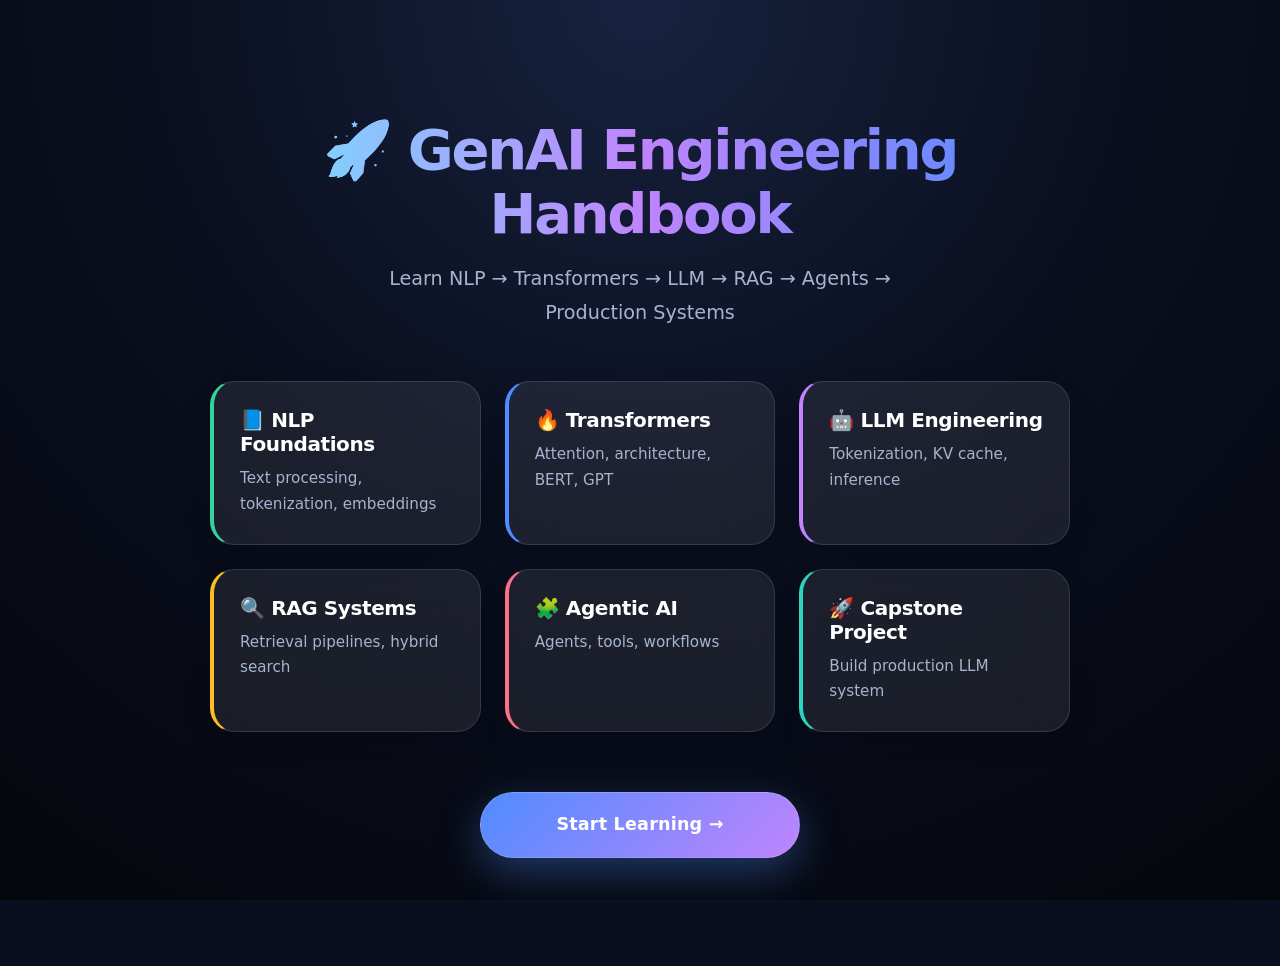
<file: index.html>
<!DOCTYPE html>
<html lang="en">
<head>
<meta charset="UTF-8">
<meta name="viewport" content="width=device-width, initial-scale=1.0">
<title>AI Learning Platform</title>

<link href="https://cdn.jsdelivr.net/npm/bootstrap@5.3.0/dist/css/bootstrap.min.css" rel="stylesheet">
<link rel="stylesheet" href="./asset/css/style.css">

</head>

<body>

<div class="container py-5">

<!-- ================= HERO ================= -->
<div class="hero">
    <h1>🚀 GenAI Engineering Handbook</h1>
    <p>Learn NLP → Transformers → LLM → RAG → Agents → Production Systems</p>
</div>

<!-- ================= CARDS ================= -->
<div class="row g-3 g-md-4">

<div class="col-12 col-sm-6 col-lg-4">
<div class="card nlp" onclick="openPage('nlp.html')">
<h3>📘 NLP Foundations</h3>
<p>Text processing, tokenization, embeddings</p>
</div>
</div>

<div class="col-12 col-sm-6 col-lg-4">
<div class="card transformer" onclick="openPage('transformer.html')">
<h3>🔥 Transformers</h3>
<p>Attention, architecture, BERT, GPT</p>
</div>
</div>

<div class="col-12 col-sm-6 col-lg-4">
<div class="card llm" onclick="openPage('llm.html')">
<h3>🤖 LLM Engineering</h3>
<p>Tokenization, KV cache, inference</p>
</div>
</div>

<div class="col-12 col-sm-6 col-lg-4">
<div class="card rag" onclick="openPage('rag.html')">
<h3>🔍 RAG Systems</h3>
<p>Retrieval pipelines, hybrid search</p>
</div>
</div>

<div class="col-12 col-sm-6 col-lg-4">
<div class="card agent" onclick="openPage('agent.html')">
<h3>🧩 Agentic AI</h3>
<p>Agents, tools, workflows</p>
</div>
</div>

<div class="col-12 col-sm-6 col-lg-4">
<div class="card project" onclick="openPage('capstone_project.html')">
<h3>🚀 Capstone Project</h3>
<p>Build production LLM system</p>
</div>
</div>

</div>

<!-- ================= CTA ================= -->
<div class="start-btn">
    <button onclick="openPage('nlp.html')">Start Learning →</button>
</div>

</div>

<script>
function openPage(page){
    window.location.href = page;
}
</script>

</body>
</html>
</file>
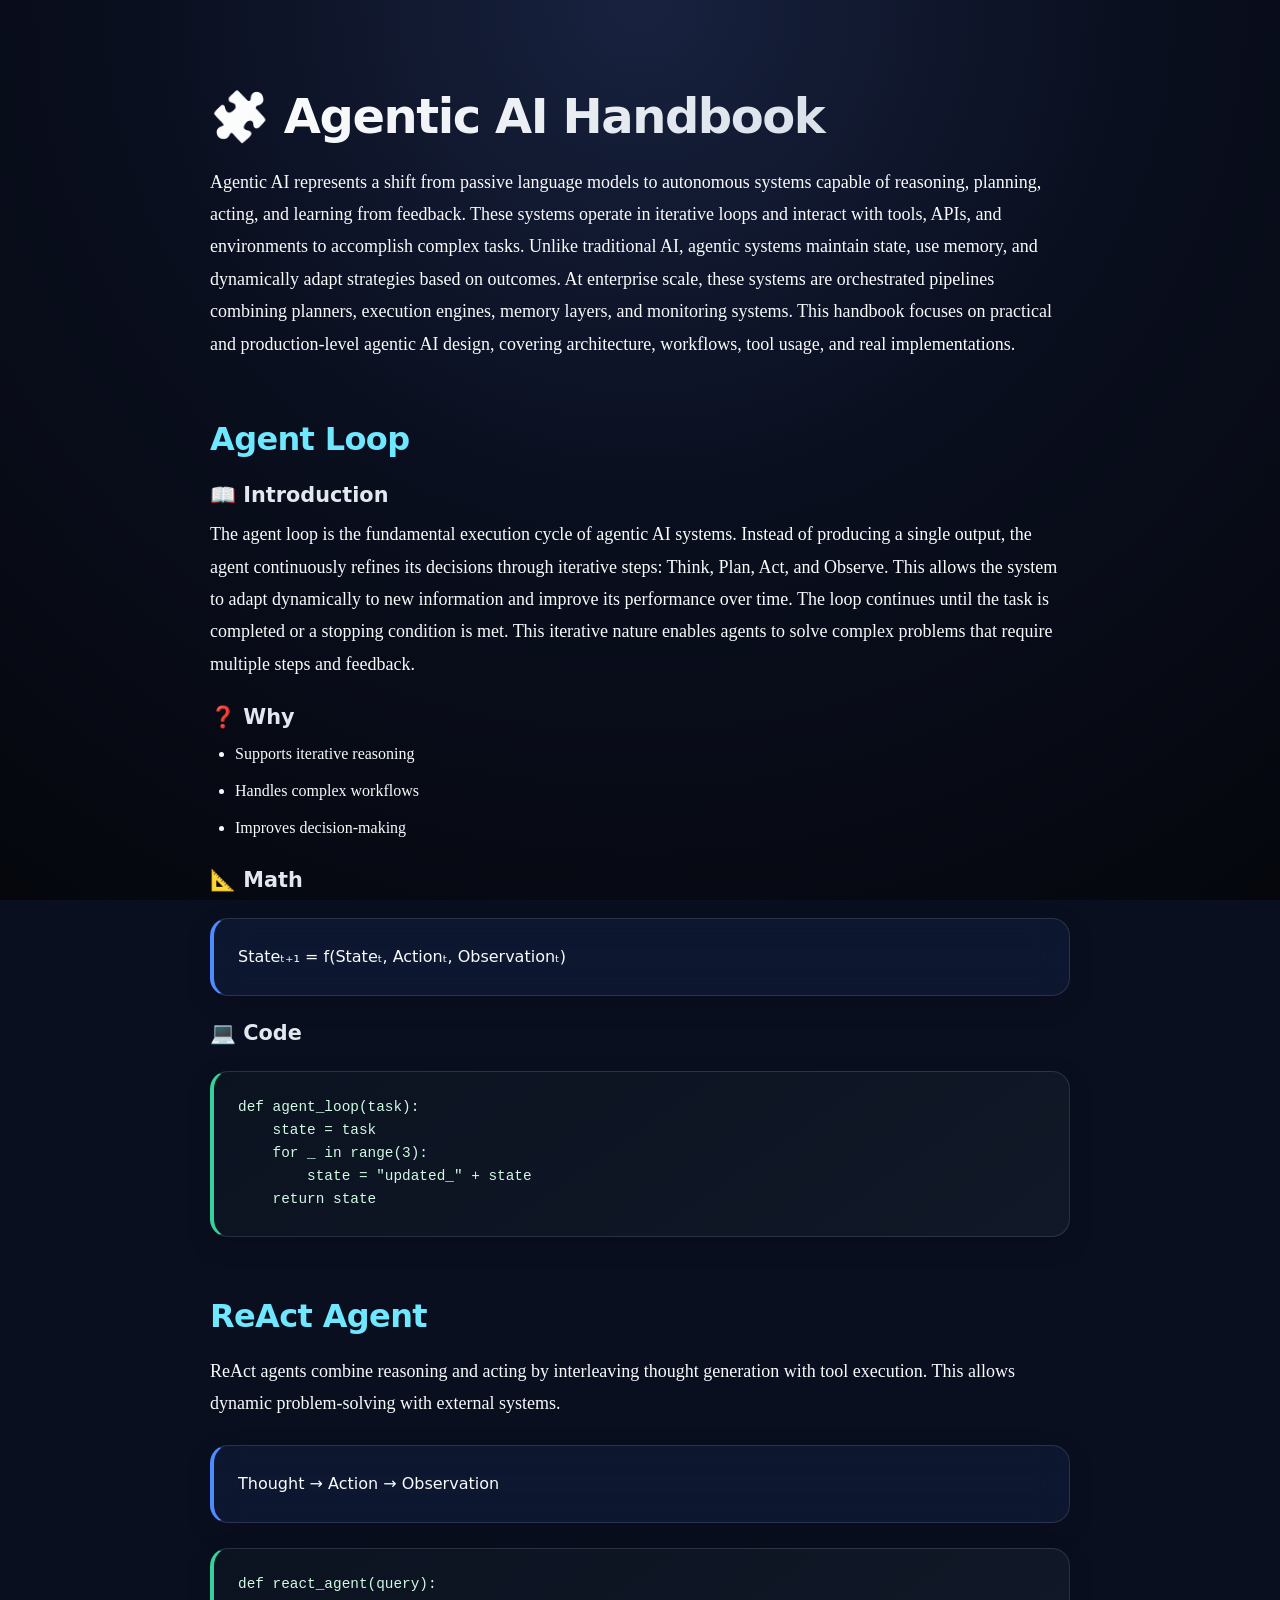
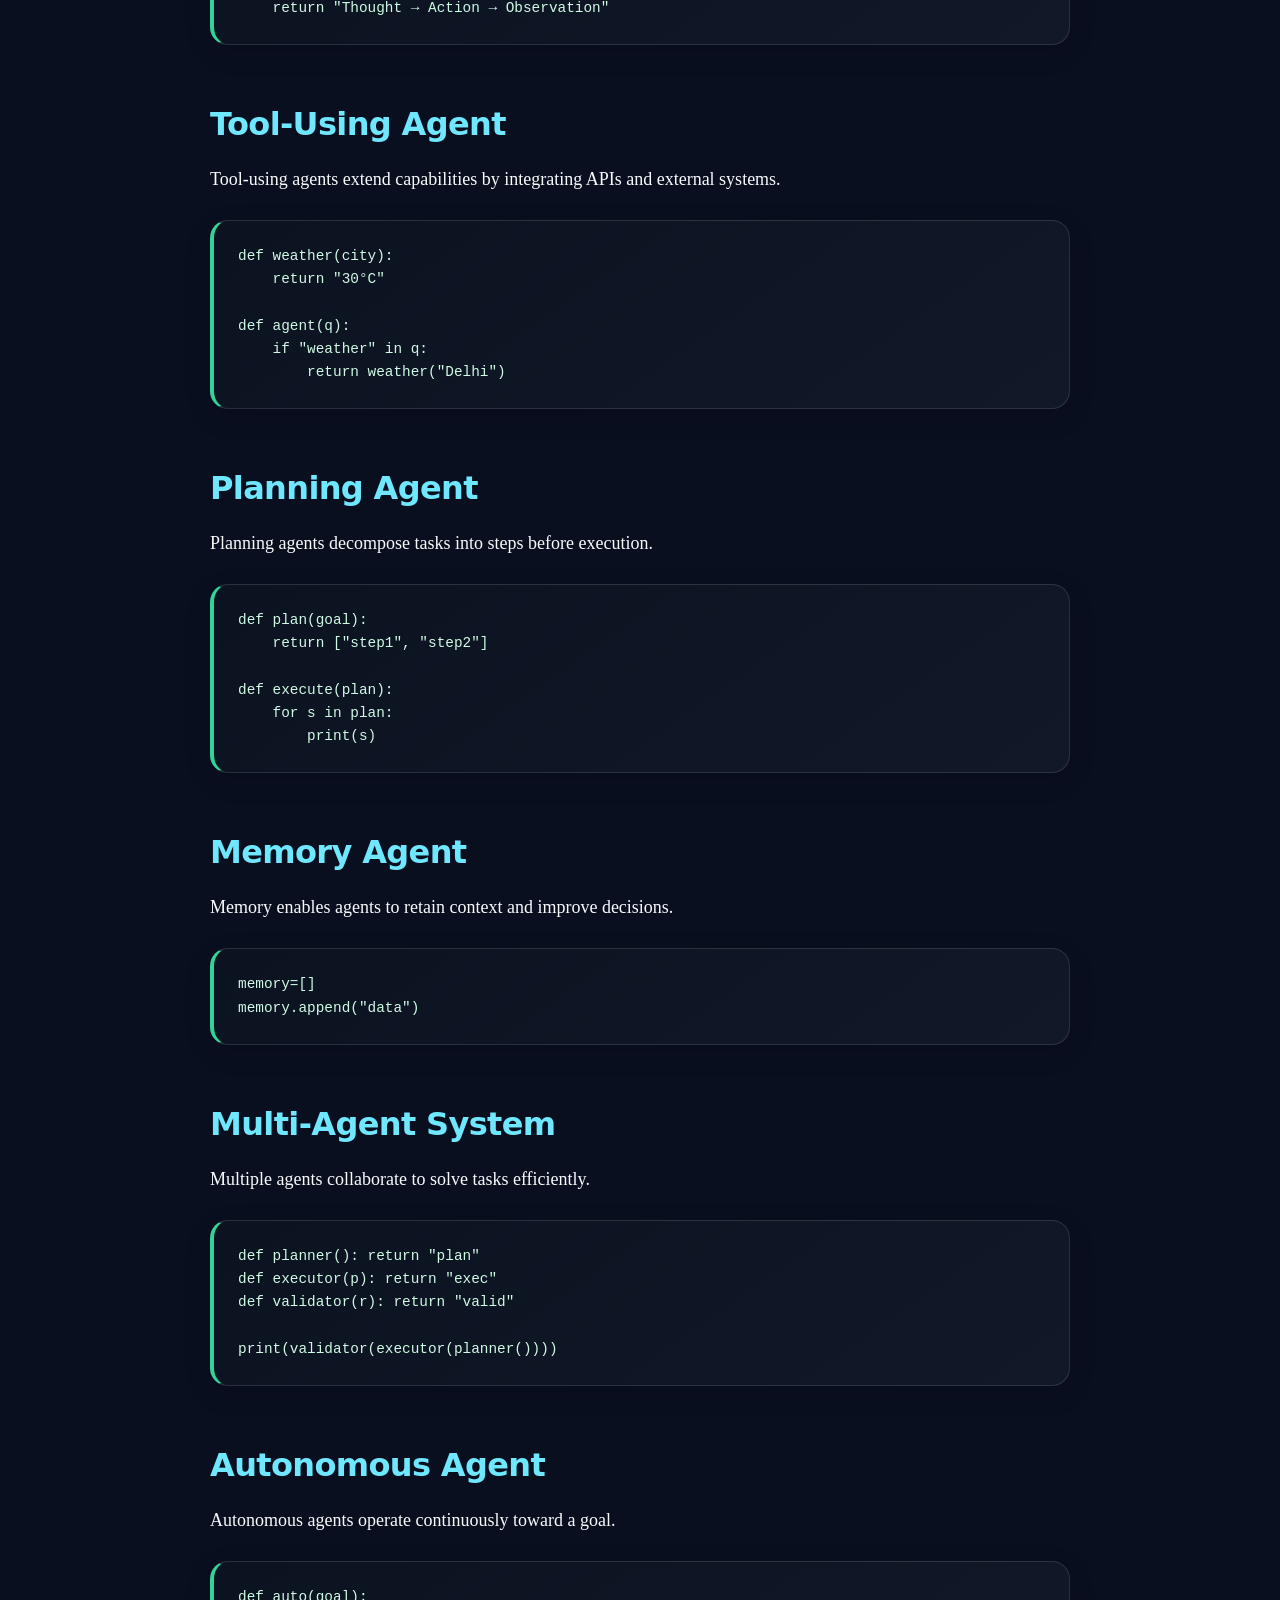
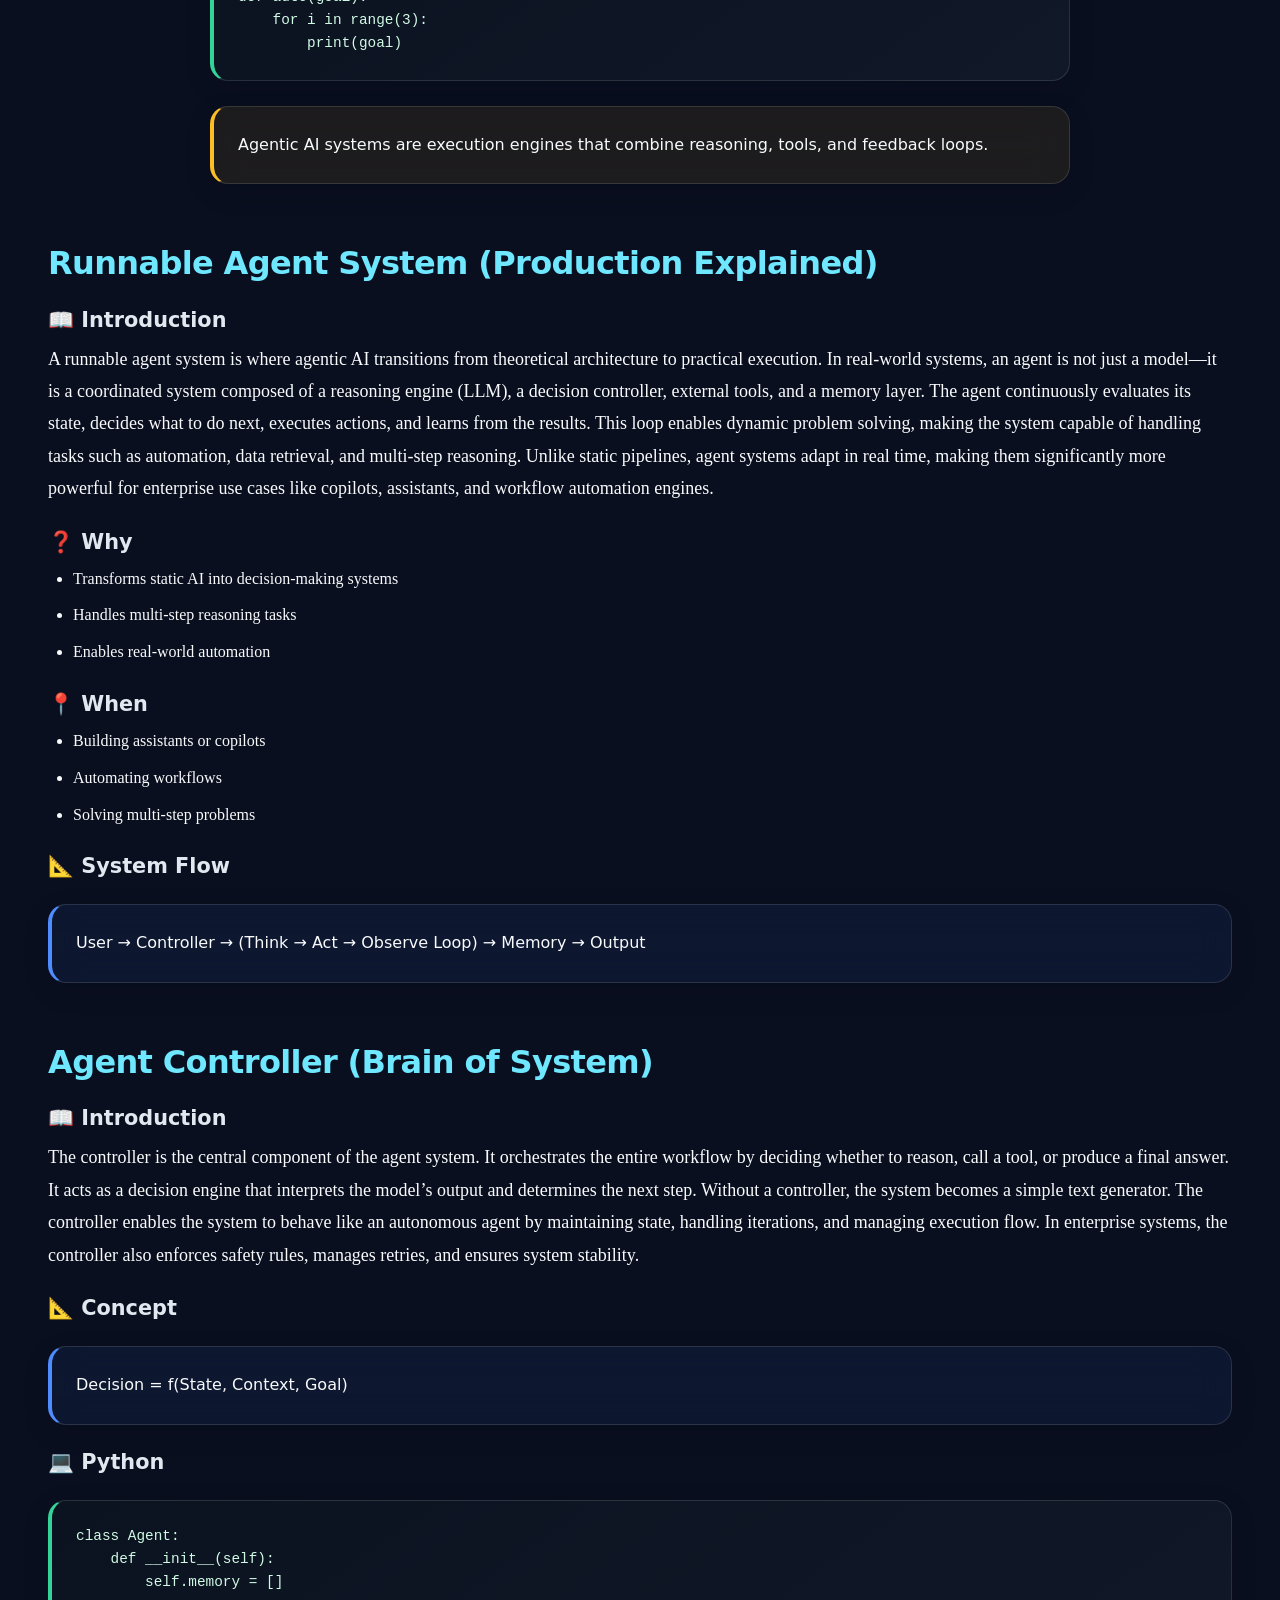
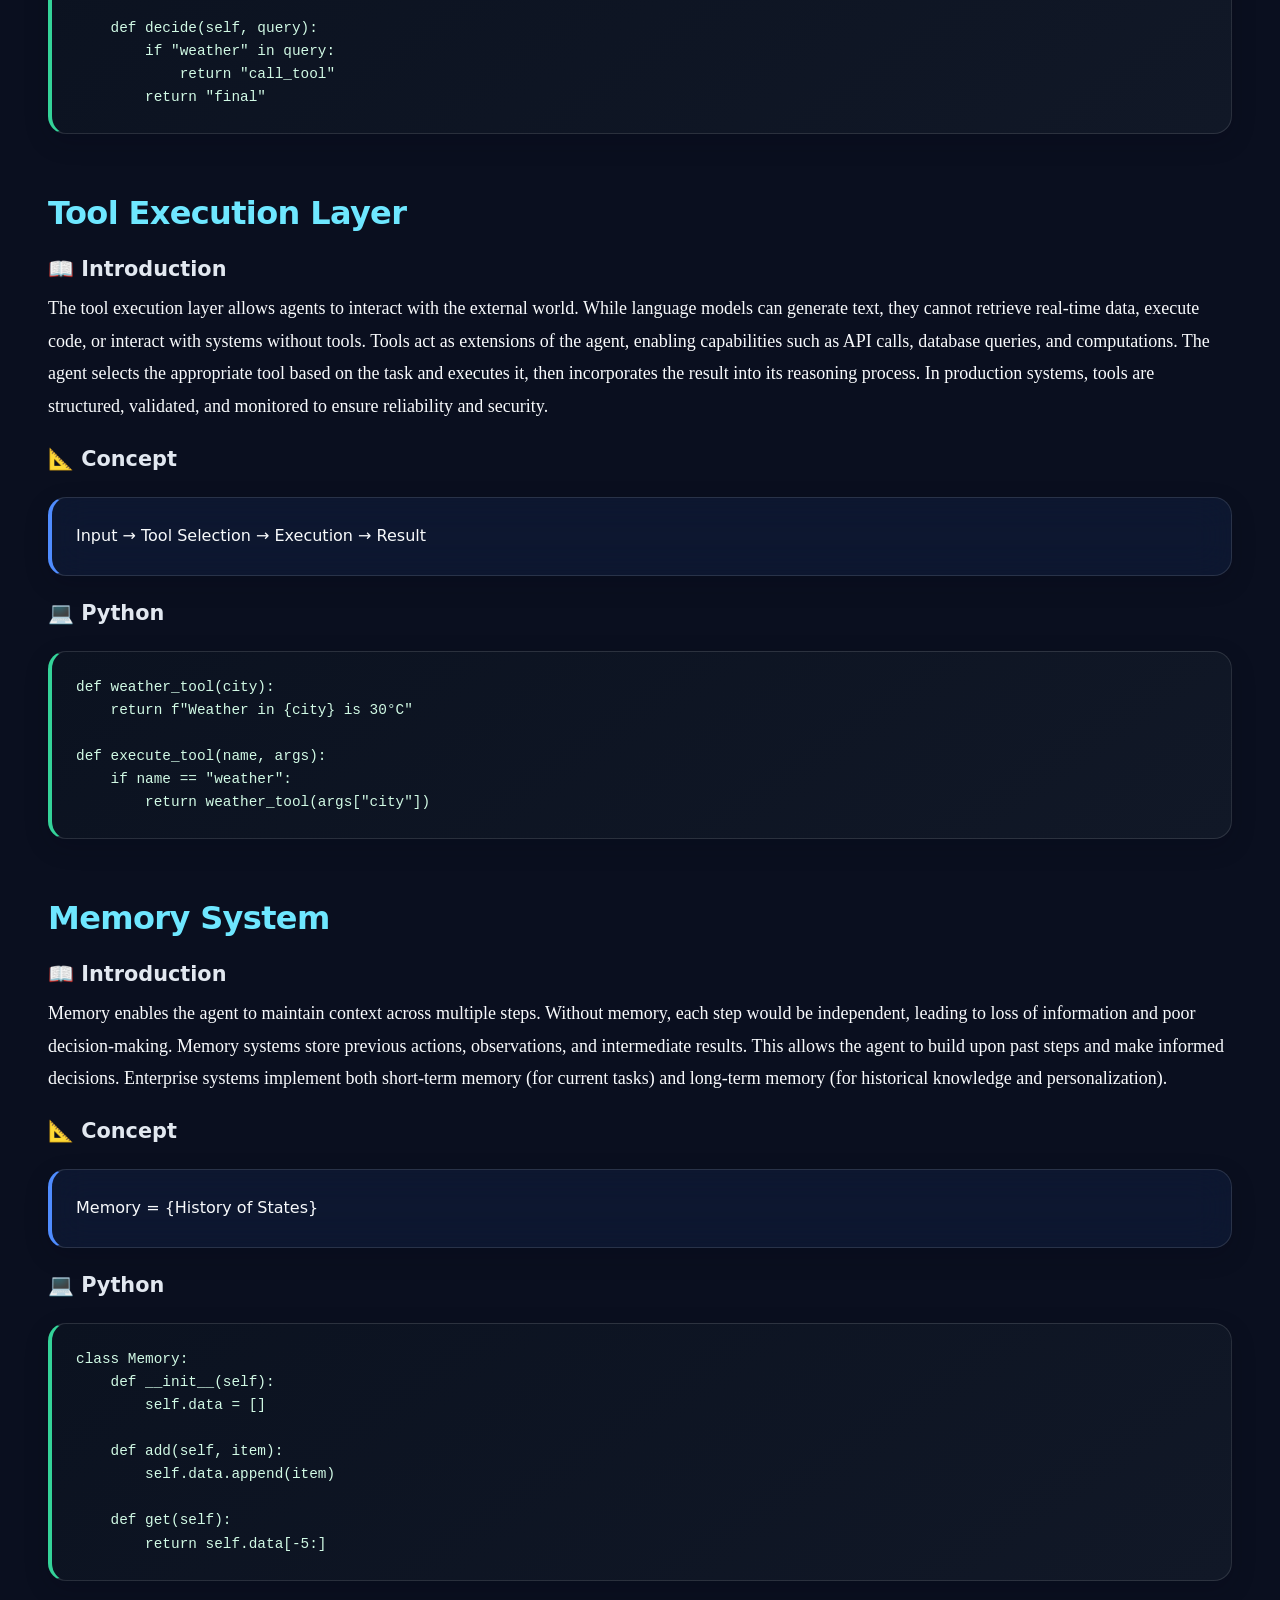
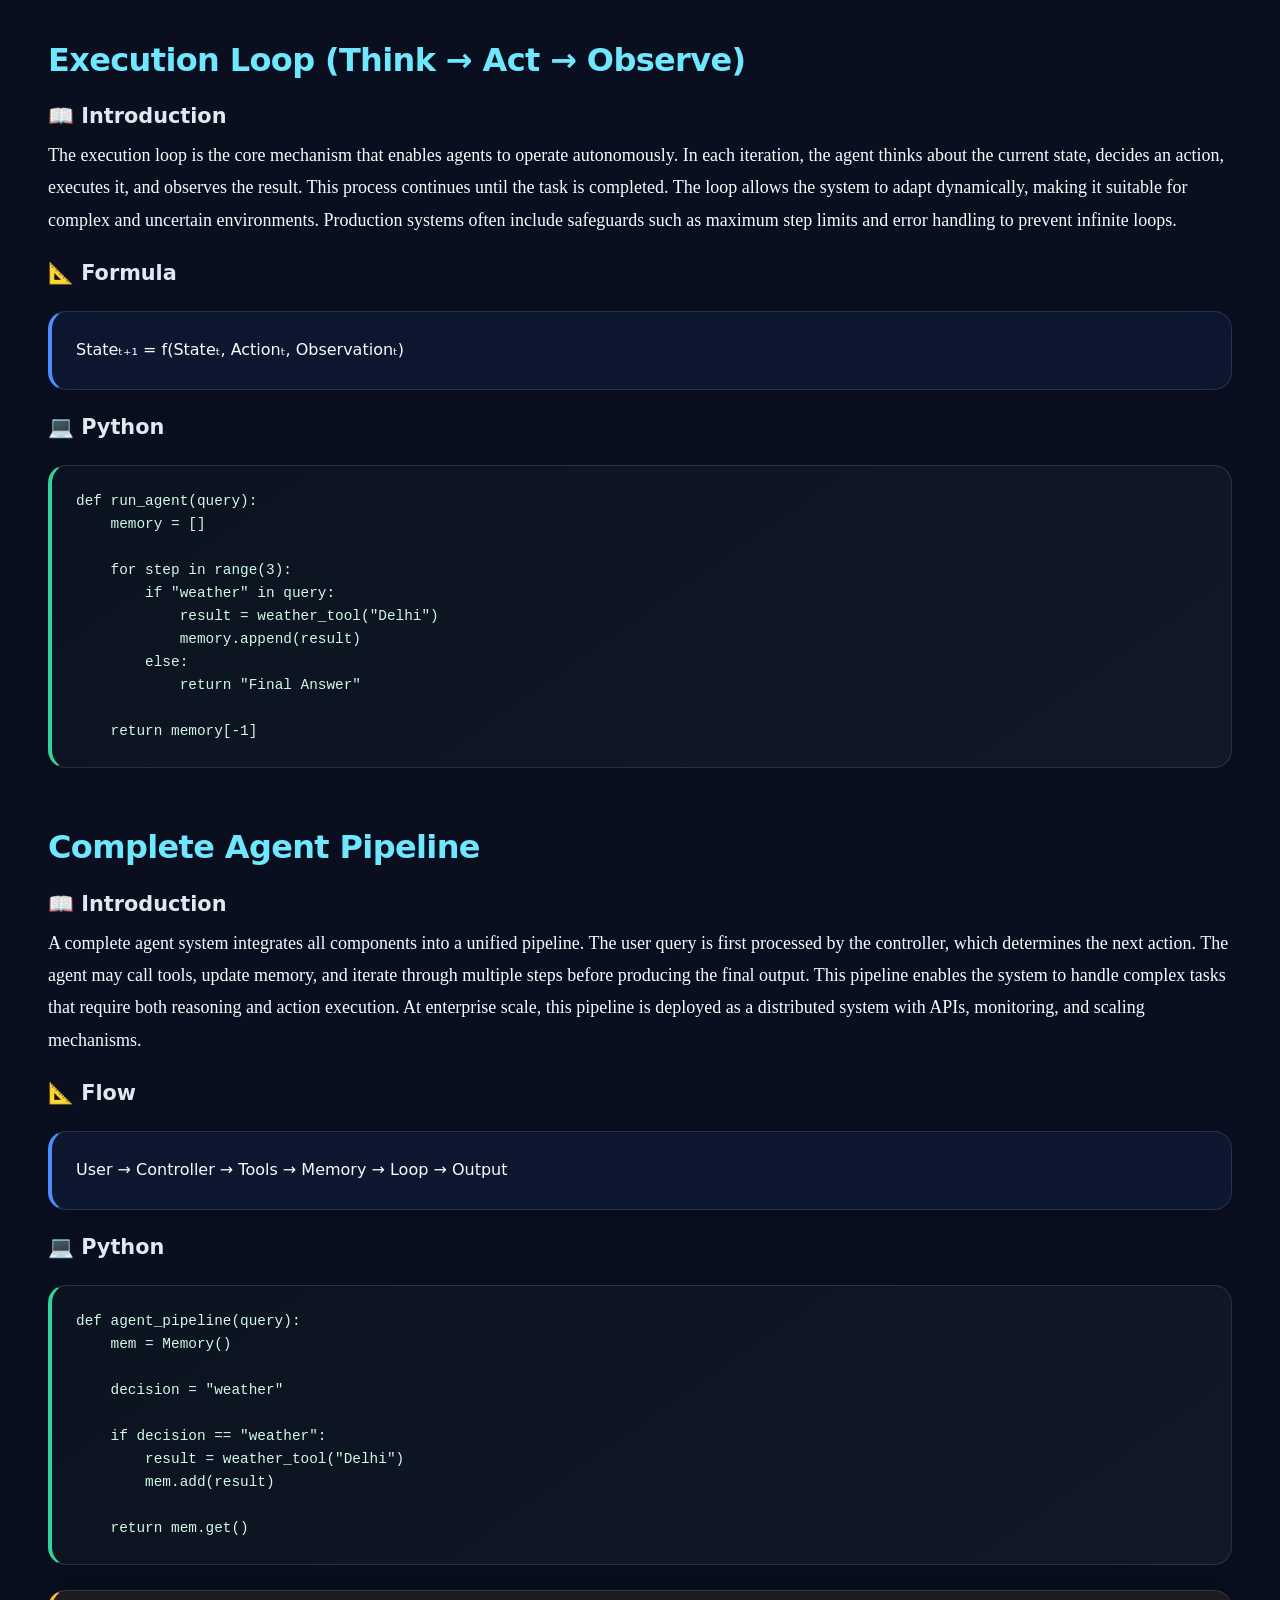
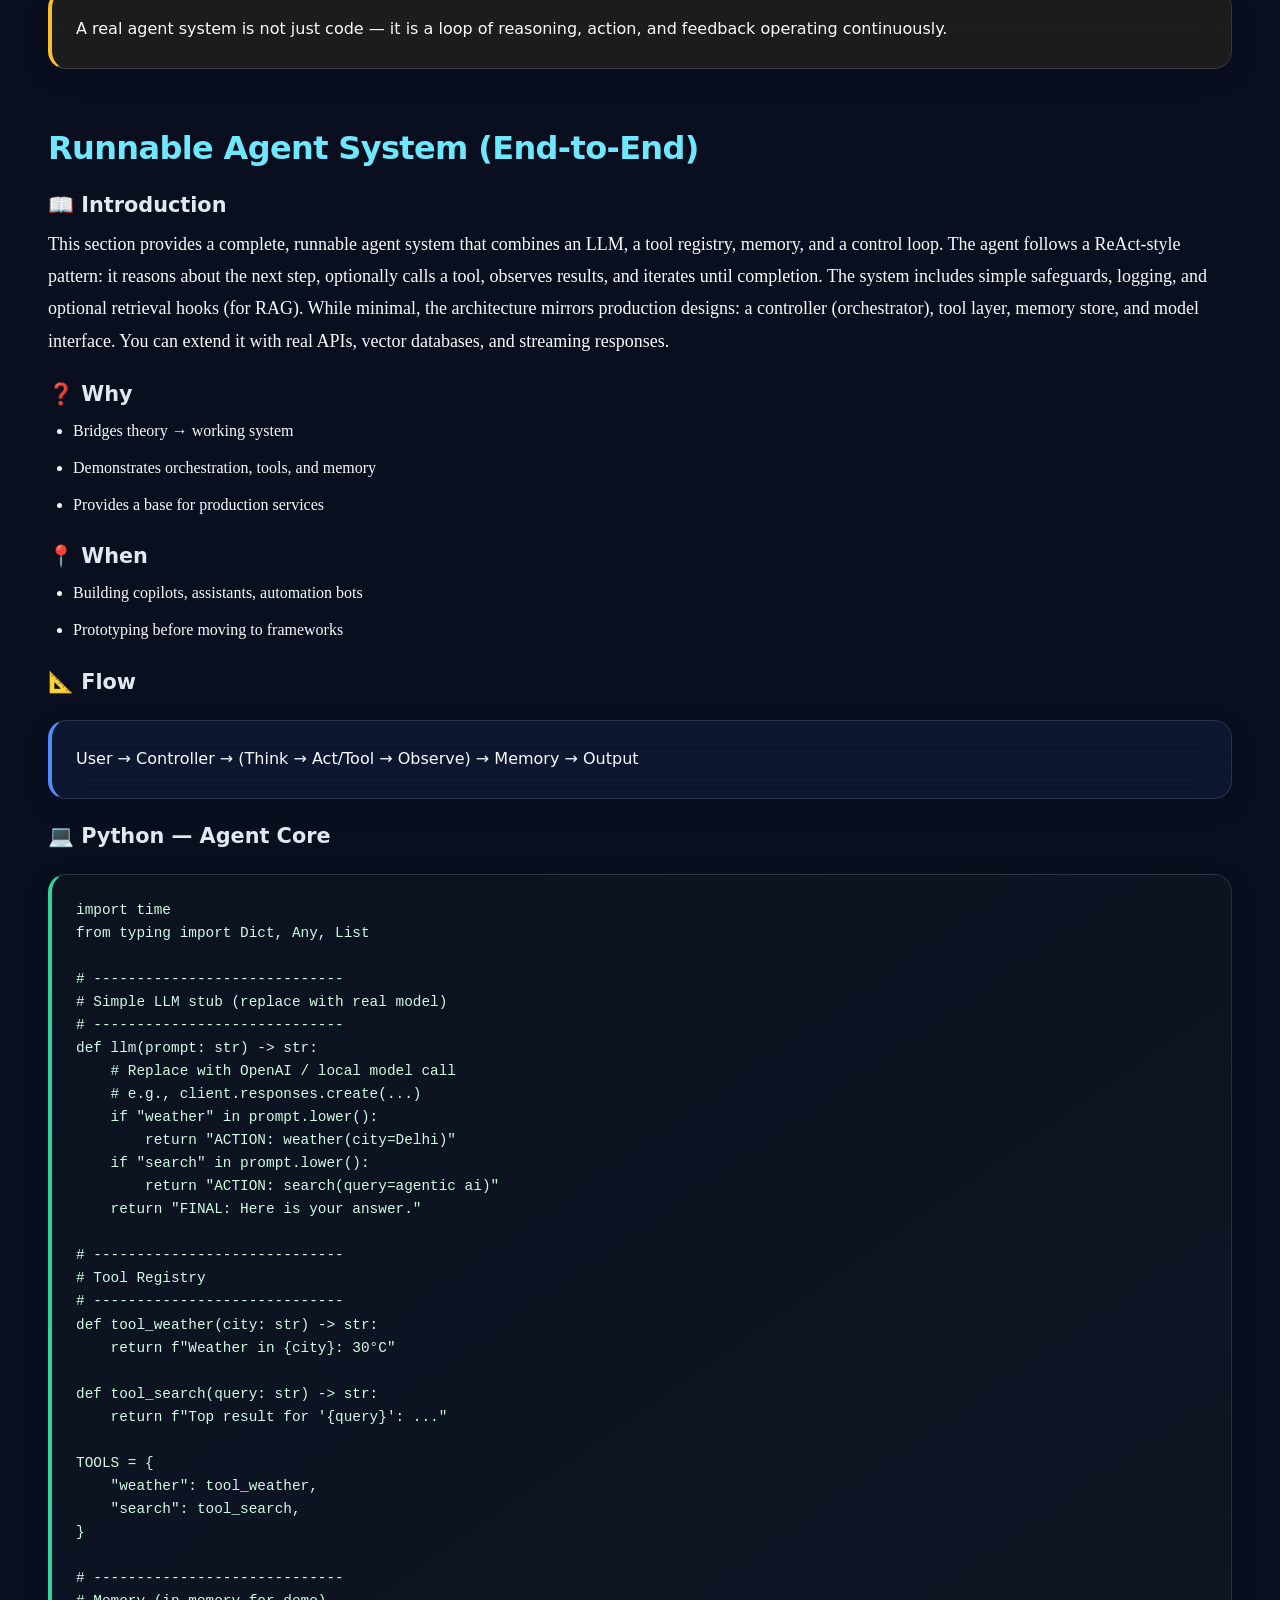
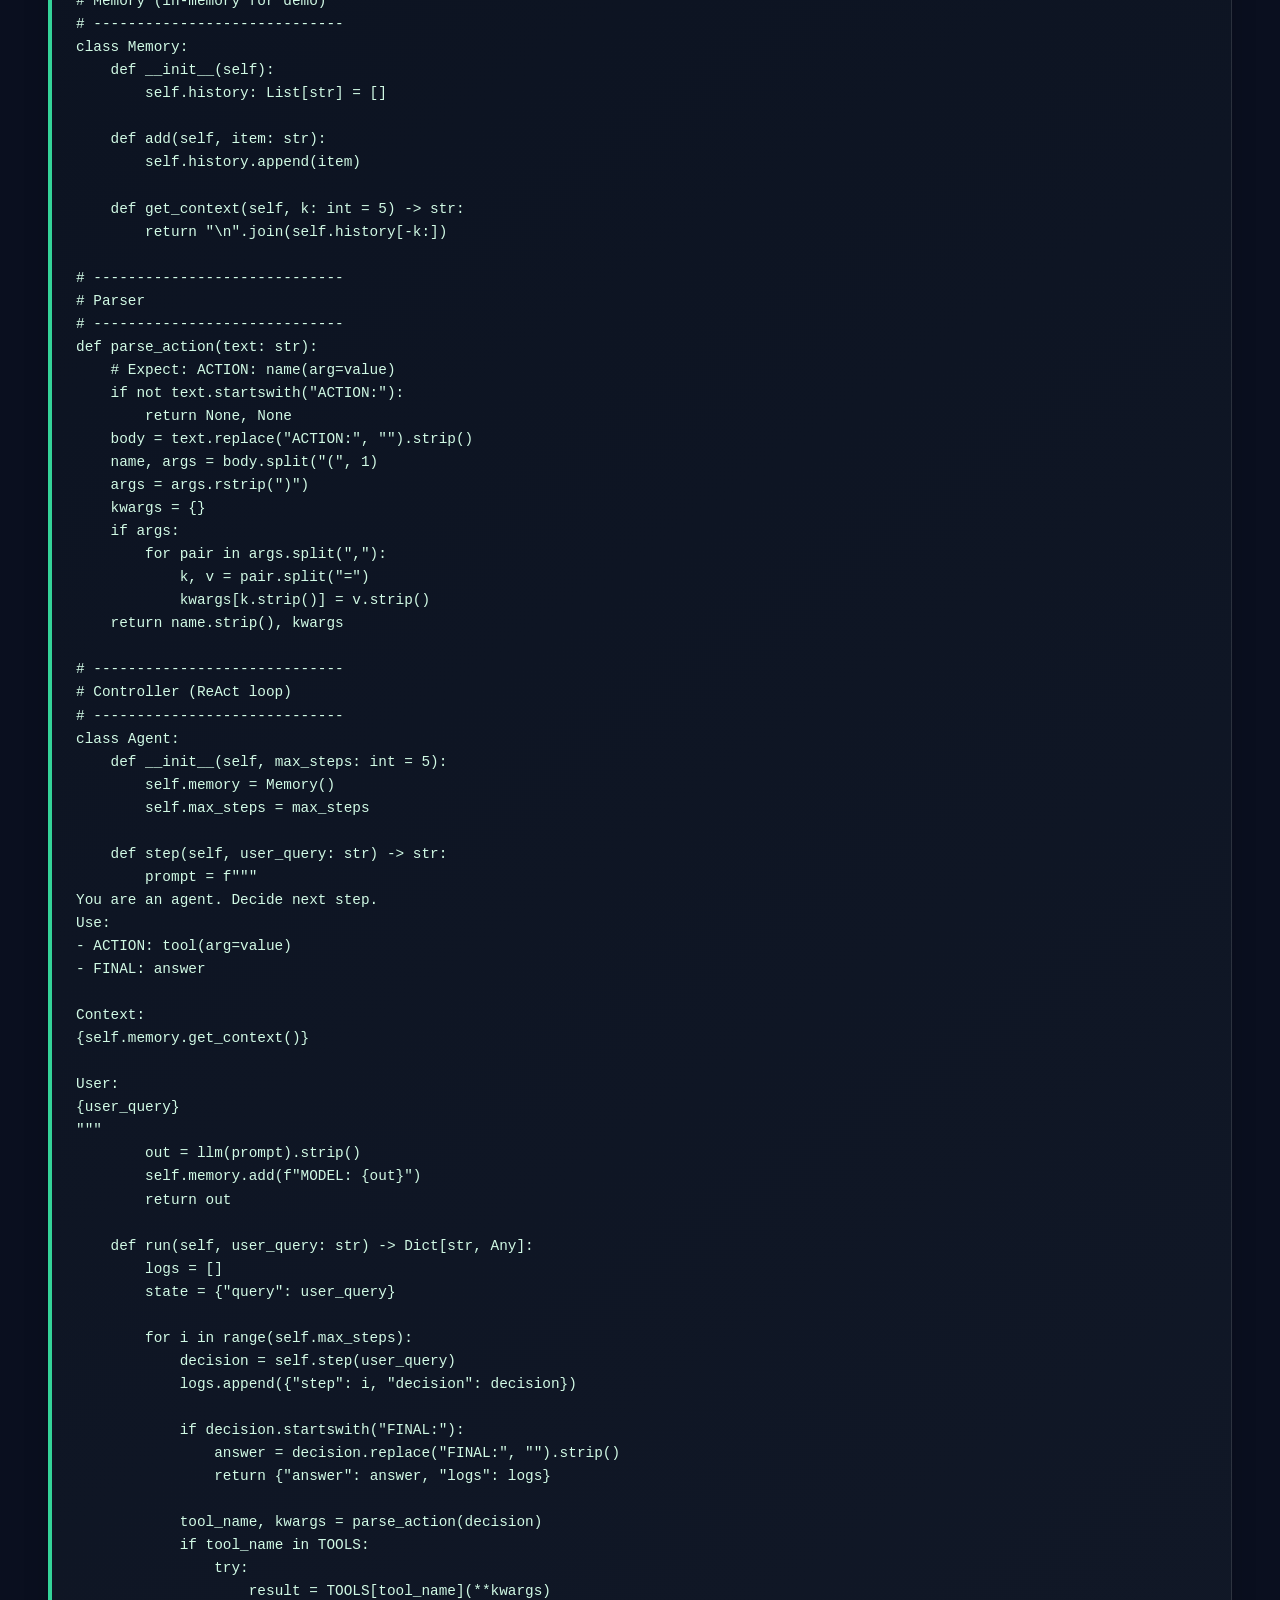
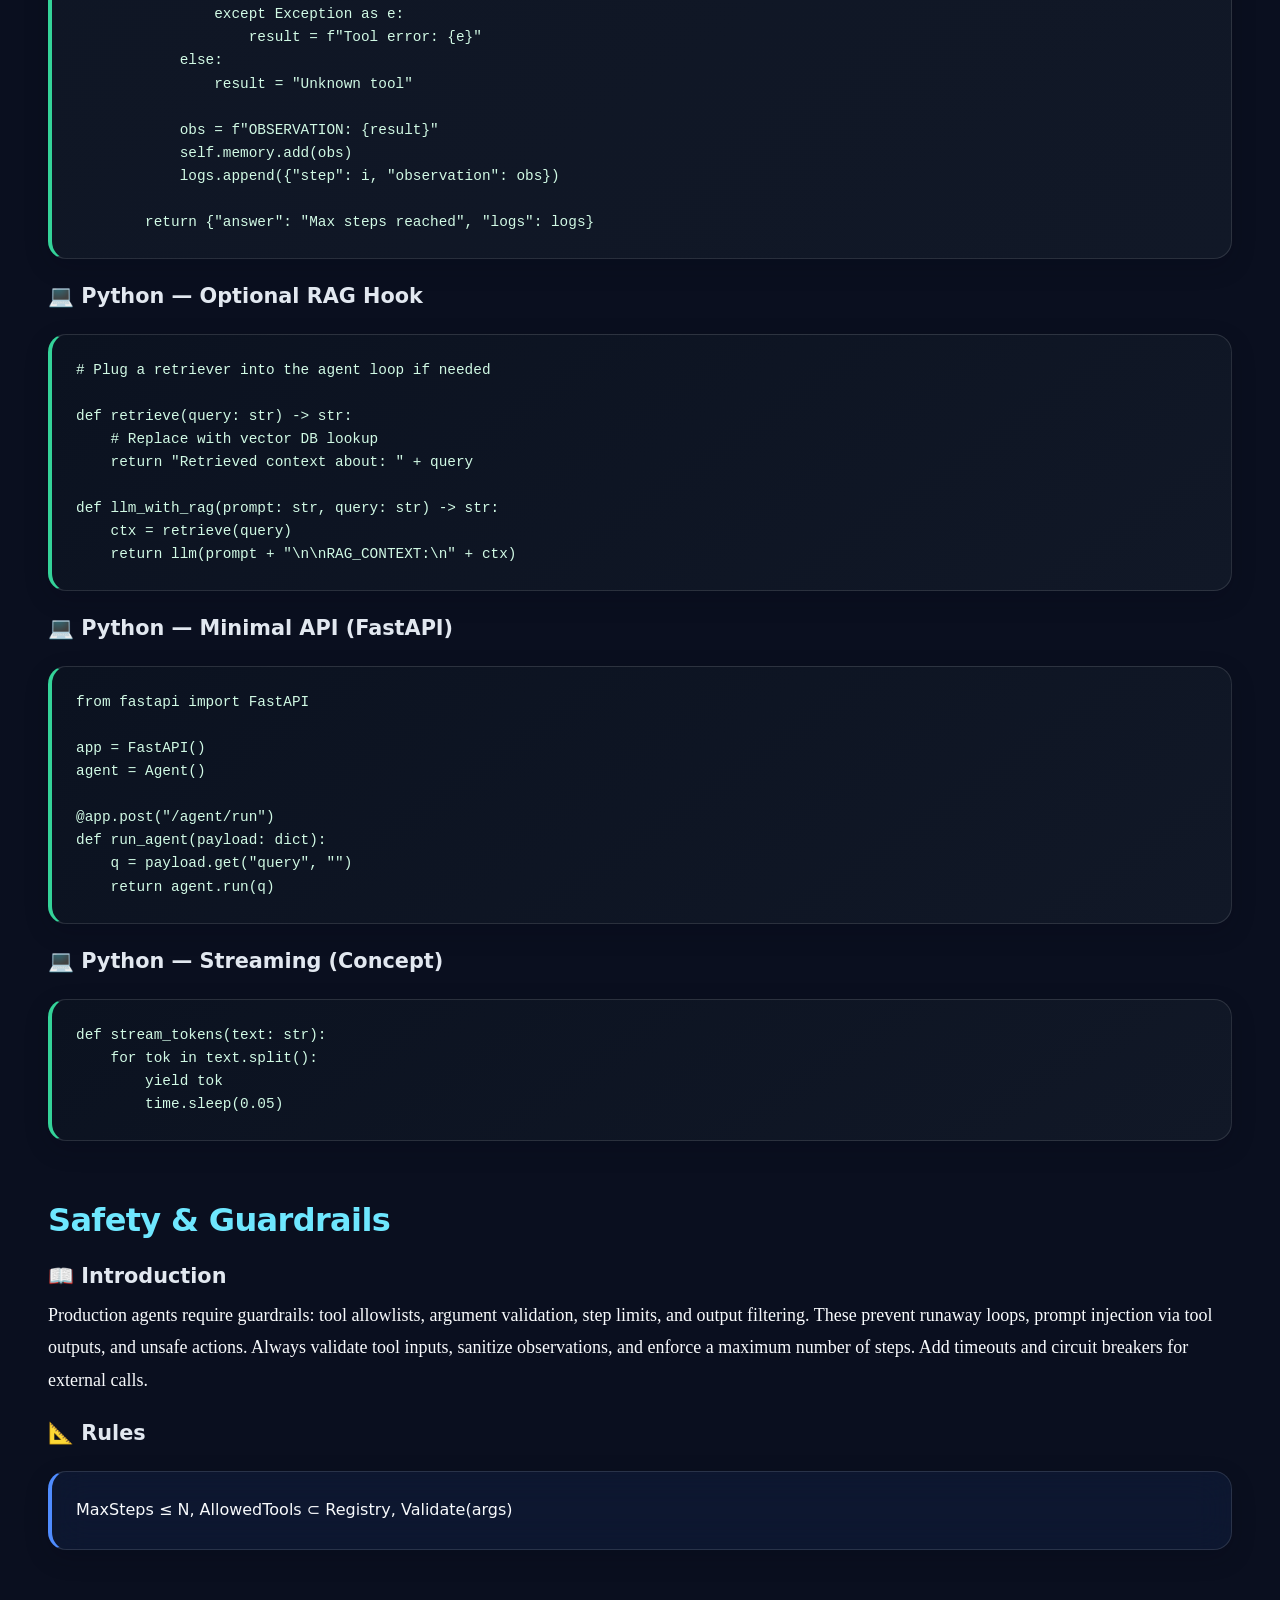
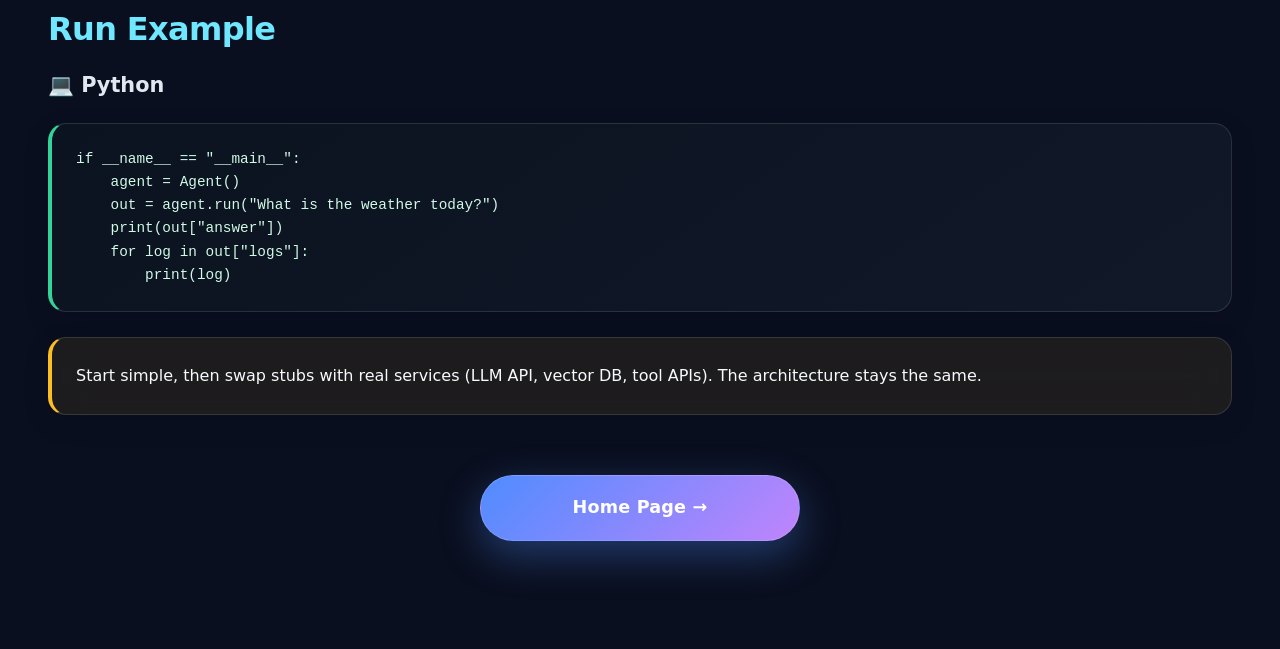
<file: agent.html>
<!DOCTYPE html>
<html>
<head>
<title>Agentic AI Engineering Handbook</title>

<link href="https://cdn.jsdelivr.net/npm/bootstrap@5.3.0/dist/css/bootstrap.min.css" rel="stylesheet">
<link rel="stylesheet" href="./asset/css/style.css">
</style>

</head>

<body class="p-5">
<div class="container">

<h1 class="chapter-title">🧩 Agentic AI Handbook</h1>

<p>
Agentic AI represents a shift from passive language models to autonomous systems capable of reasoning, planning, acting, and learning 
from feedback. These systems operate in iterative loops and interact with tools, APIs, and environments to accomplish complex tasks. 
Unlike traditional AI, agentic systems maintain state, use memory, and dynamically adapt strategies based on outcomes. At enterprise 
scale, these systems are orchestrated pipelines combining planners, execution engines, memory layers, and monitoring systems. This 
handbook focuses on practical and production-level agentic AI design, covering architecture, workflows, tool usage, and real 
implementations.
</p>


<!-- ================= LOOP ================= -->

<h3 class="section-title">Agent Loop</h3>

<h4 class="sub">📖 Introduction</h4>
<p>
The agent loop is the fundamental execution cycle of agentic AI systems. Instead of producing a single output, the agent continuously 
refines its decisions through iterative steps: Think, Plan, Act, and Observe. This allows the system to adapt dynamically to new 
information and improve its performance over time. The loop continues until the task is completed or a stopping condition is met. 
This iterative nature enables agents to solve complex problems that require multiple steps and feedback.
</p>

<h4 class="sub">❓ Why</h4>
<ul>
<li>Supports iterative reasoning</li>
<li>Handles complex workflows</li>
<li>Improves decision-making</li>
</ul>

<h4 class="sub">📐 Math</h4>
<div class="example-box">
Stateₜ₊₁ = f(Stateₜ, Actionₜ, Observationₜ)
</div>

<h4 class="sub">💻 Code</h4>
<pre class="code-box">
def agent_loop(task):
    state = task
    for _ in range(3):
        state = "updated_" + state
    return state
</pre>

<!-- ================= REACT ================= -->

<h3 class="section-title">ReAct Agent</h3>

<p>
ReAct agents combine reasoning and acting by interleaving thought generation with tool execution. This allows dynamic problem-solving 
with external systems.
</p>

<div class="example-box">
Thought → Action → Observation
</div>

<pre class="code-box">
def react_agent(query):
    return "Thought → Action → Observation"
</pre>

<!-- ================= TOOL ================= -->

<h3 class="section-title">Tool-Using Agent</h3>

<p>
Tool-using agents extend capabilities by integrating APIs and external systems.
</p>

<pre class="code-box">
def weather(city):
    return "30°C"

def agent(q):
    if "weather" in q:
        return weather("Delhi")
</pre>


<!-- ================= PLANNING ================= -->

<h3 class="section-title">Planning Agent</h3>

<p>
Planning agents decompose tasks into steps before execution.
</p>

<pre class="code-box">
def plan(goal):
    return ["step1", "step2"]

def execute(plan):
    for s in plan:
        print(s)
</pre>

<!-- ================= MEMORY ================= -->

<h3 class="section-title">Memory Agent</h3>

<p>
Memory enables agents to retain context and improve decisions.
</p>

<pre class="code-box">
memory=[]
memory.append("data")
</pre>


<!-- ================= MULTI AGENT ================= -->

<h3 class="section-title">Multi-Agent System</h3>

<p>
Multiple agents collaborate to solve tasks efficiently.
</p>

<pre class="code-box">
def planner(): return "plan"
def executor(p): return "exec"
def validator(r): return "valid"

print(validator(executor(planner())))
</pre>


<!-- ================= AUTONOMOUS ================= -->

<h3 class="section-title">Autonomous Agent</h3>

<p>
Autonomous agents operate continuously toward a goal.
</p>

<pre class="code-box">
def auto(goal):
    for i in range(3):
        print(goal)
</pre>


<div class="insight-box">
Agentic AI systems are execution engines that combine reasoning, tools, and feedback loops.
</div>

</div>



<!-- ===================================================== -->
<!-- OVERVIEW -->
<!-- ===================================================== -->

<h3 class="section-title">Runnable Agent System (Production Explained)</h3>

<h4 class="sub">📖 Introduction</h4>
<p>
A runnable agent system is where agentic AI transitions from theoretical architecture to practical execution. In real-world systems, 
an agent is not just a model—it is a coordinated system composed of a reasoning engine (LLM), a decision controller, external tools, 
and a memory layer. The agent continuously evaluates its state, decides what to do next, executes actions, and learns from the results. 
This loop enables dynamic problem solving, making the system capable of handling tasks such as automation, data retrieval, and multi-step 
reasoning. Unlike static pipelines, agent systems adapt in real time, making them significantly more powerful for enterprise use cases 
like copilots, assistants, and workflow automation engines.
</p>

<h4 class="sub">❓ Why</h4>
<ul>
<li>Transforms static AI into decision-making systems</li>
<li>Handles multi-step reasoning tasks</li>
<li>Enables real-world automation</li>
</ul>

<h4 class="sub">📍 When</h4>
<ul>
<li>Building assistants or copilots</li>
<li>Automating workflows</li>
<li>Solving multi-step problems</li>
</ul>

<h4 class="sub">📐 System Flow</h4>
<div class="example-box">
User → Controller → (Think → Act → Observe Loop) → Memory → Output
</div>

<!-- ===================================================== -->
<!-- CONTROLLER -->
<!-- ===================================================== -->

<h3 class="section-title">Agent Controller (Brain of System)</h3>

<h4 class="sub">📖 Introduction</h4>
<p>
The controller is the central component of the agent system. It orchestrates the entire workflow by deciding whether to reason, 
call a tool, or produce a final answer. It acts as a decision engine that interprets the model’s output and determines the next 
step. Without a controller, the system becomes a simple text generator. The controller enables the system to behave like an 
autonomous agent by maintaining state, handling iterations, and managing execution flow. In enterprise systems, the controller 
also enforces safety rules, manages retries, and ensures system stability.
</p>

<h4 class="sub">📐 Concept</h4>
<div class="example-box">
Decision = f(State, Context, Goal)
</div>

<h4 class="sub">💻 Python</h4>
<pre class="code-box">
class Agent:
    def __init__(self):
        self.memory = []

    def decide(self, query):
        if "weather" in query:
            return "call_tool"
        return "final"
</pre>


<!-- ===================================================== -->
<!-- TOOL EXECUTION -->
<!-- ===================================================== -->

<h3 class="section-title">Tool Execution Layer</h3>

<h4 class="sub">📖 Introduction</h4>
<p>
The tool execution layer allows agents to interact with the external world. While language models can generate text, they cannot 
retrieve real-time data, execute code, or interact with systems without tools. Tools act as extensions of the agent, enabling 
capabilities such as API calls, database queries, and computations. The agent selects the appropriate tool based on the task and 
executes it, then incorporates the result into its reasoning process. In production systems, tools are structured, validated, and 
monitored to ensure reliability and security.
</p>

<h4 class="sub">📐 Concept</h4>
<div class="example-box">
Input → Tool Selection → Execution → Result
</div>

<h4 class="sub">💻 Python</h4>
<pre class="code-box">
def weather_tool(city):
    return f"Weather in {city} is 30°C"

def execute_tool(name, args):
    if name == "weather":
        return weather_tool(args["city"])
</pre>


<!-- ===================================================== -->
<!-- MEMORY -->
<!-- ===================================================== -->

<h3 class="section-title">Memory System</h3>

<h4 class="sub">📖 Introduction</h4>
<p>
Memory enables the agent to maintain context across multiple steps. Without memory, each step would be independent, leading to 
loss of information and poor decision-making. Memory systems store previous actions, observations, and intermediate results. 
This allows the agent to build upon past steps and make informed decisions. Enterprise systems implement both short-term memory 
(for current tasks) and long-term memory (for historical knowledge and personalization).
</p>

<h4 class="sub">📐 Concept</h4>
<div class="example-box">
Memory = {History of States}
</div>

<h4 class="sub">💻 Python</h4>
<pre class="code-box">
class Memory:
    def __init__(self):
        self.data = []

    def add(self, item):
        self.data.append(item)

    def get(self):
        return self.data[-5:]
</pre>

<!-- ===================================================== -->
<!-- LOOP -->
<!-- ===================================================== -->

<h3 class="section-title">Execution Loop (Think → Act → Observe)</h3>

<h4 class="sub">📖 Introduction</h4>
<p>
The execution loop is the core mechanism that enables agents to operate autonomously. In each iteration, the agent thinks about 
the current state, decides an action, executes it, and observes the result. This process continues until the task is completed. 
The loop allows the system to adapt dynamically, making it suitable for complex and uncertain environments. Production systems 
often include safeguards such as maximum step limits and error handling to prevent infinite loops.
</p>

<h4 class="sub">📐 Formula</h4>
<div class="example-box">
Stateₜ₊₁ = f(Stateₜ, Actionₜ, Observationₜ)
</div>

<h4 class="sub">💻 Python</h4>
<pre class="code-box">
def run_agent(query):
    memory = []
    
    for step in range(3):
        if "weather" in query:
            result = weather_tool("Delhi")
            memory.append(result)
        else:
            return "Final Answer"
    
    return memory[-1]
</pre>


<!-- ===================================================== -->
<!-- FULL PIPELINE -->
<!-- ===================================================== -->

<h3 class="section-title">Complete Agent Pipeline</h3>

<h4 class="sub">📖 Introduction</h4>
<p>
A complete agent system integrates all components into a unified pipeline. The user query is first processed by the controller, 
which determines the next action. The agent may call tools, update memory, and iterate through multiple steps before producing 
the final output. This pipeline enables the system to handle complex tasks that require both reasoning and action execution. 
At enterprise scale, this pipeline is deployed as a distributed system with APIs, monitoring, and scaling mechanisms.
</p>

<h4 class="sub">📐 Flow</h4>
<div class="example-box">
User → Controller → Tools → Memory → Loop → Output
</div>

<h4 class="sub">💻 Python</h4>
<pre class="code-box">
def agent_pipeline(query):
    mem = Memory()
    
    decision = "weather"
    
    if decision == "weather":
        result = weather_tool("Delhi")
        mem.add(result)
    
    return mem.get()
</pre>


<div class="insight-box">
A real agent system is not just code — it is a loop of reasoning, action, and feedback operating continuously.
</div>

<!-- ===================================================== -->
<!-- SYSTEM OVERVIEW -->
<!-- ===================================================== -->

<h3 class="section-title">Runnable Agent System (End-to-End)</h3>

<h4 class="sub">📖 Introduction</h4>
<p>
This section provides a complete, runnable agent system that combines an LLM, a tool registry, memory, and a control loop. 
The agent follows a ReAct-style pattern: it reasons about the next step, optionally calls a tool, observes results, and iterates 
until completion. The system includes simple safeguards, logging, and optional retrieval hooks (for RAG). While minimal, the 
architecture mirrors production designs: a controller (orchestrator), tool layer, memory store, and model interface. You can 
extend it with real APIs, vector databases, and streaming responses.
</p>

<h4 class="sub">❓ Why</h4>
<ul>
<li>Bridges theory → working system</li>
<li>Demonstrates orchestration, tools, and memory</li>
<li>Provides a base for production services</li>
</ul>

<h4 class="sub">📍 When</h4>
<ul>
<li>Building copilots, assistants, automation bots</li>
<li>Prototyping before moving to frameworks</li>
</ul>

<h4 class="sub">📐 Flow</h4>
<div class="example-box">
User → Controller → (Think → Act/Tool → Observe) → Memory → Output
</div>


<!-- ===================================================== -->
<!-- CODE: AGENT CORE -->
<!-- ===================================================== -->

<h4 class="sub">💻 Python — Agent Core</h4>

<pre class="code-box">
import time
from typing import Dict, Any, List

# -----------------------------
# Simple LLM stub (replace with real model)
# -----------------------------
def llm(prompt: str) -> str:
    # Replace with OpenAI / local model call
    # e.g., client.responses.create(...)
    if "weather" in prompt.lower():
        return "ACTION: weather(city=Delhi)"
    if "search" in prompt.lower():
        return "ACTION: search(query=agentic ai)"
    return "FINAL: Here is your answer."

# -----------------------------
# Tool Registry
# -----------------------------
def tool_weather(city: str) -> str:
    return f"Weather in {city}: 30°C"

def tool_search(query: str) -> str:
    return f"Top result for '{query}': ..."

TOOLS = {
    "weather": tool_weather,
    "search": tool_search,
}

# -----------------------------
# Memory (in-memory for demo)
# -----------------------------
class Memory:
    def __init__(self):
        self.history: List[str] = []

    def add(self, item: str):
        self.history.append(item)

    def get_context(self, k: int = 5) -> str:
        return "\n".join(self.history[-k:])

# -----------------------------
# Parser
# -----------------------------
def parse_action(text: str):
    # Expect: ACTION: name(arg=value)
    if not text.startswith("ACTION:"):
        return None, None
    body = text.replace("ACTION:", "").strip()
    name, args = body.split("(", 1)
    args = args.rstrip(")")
    kwargs = {}
    if args:
        for pair in args.split(","):
            k, v = pair.split("=")
            kwargs[k.strip()] = v.strip()
    return name.strip(), kwargs

# -----------------------------
# Controller (ReAct loop)
# -----------------------------
class Agent:
    def __init__(self, max_steps: int = 5):
        self.memory = Memory()
        self.max_steps = max_steps

    def step(self, user_query: str) -> str:
        prompt = f"""
You are an agent. Decide next step.
Use:
- ACTION: tool(arg=value)
- FINAL: answer

Context:
{self.memory.get_context()}

User:
{user_query}
"""
        out = llm(prompt).strip()
        self.memory.add(f"MODEL: {out}")
        return out

    def run(self, user_query: str) -> Dict[str, Any]:
        logs = []
        state = {"query": user_query}

        for i in range(self.max_steps):
            decision = self.step(user_query)
            logs.append({"step": i, "decision": decision})

            if decision.startswith("FINAL:"):
                answer = decision.replace("FINAL:", "").strip()
                return {"answer": answer, "logs": logs}

            tool_name, kwargs = parse_action(decision)
            if tool_name in TOOLS:
                try:
                    result = TOOLS[tool_name](**kwargs)
                except Exception as e:
                    result = f"Tool error: {e}"
            else:
                result = "Unknown tool"

            obs = f"OBSERVATION: {result}"
            self.memory.add(obs)
            logs.append({"step": i, "observation": obs})

        return {"answer": "Max steps reached", "logs": logs}
</pre>

<!-- ===================================================== -->
<!-- CODE: OPTIONAL RAG HOOK -->
<!-- ===================================================== -->

<h4 class="sub">💻 Python — Optional RAG Hook</h4>

<pre class="code-box">
# Plug a retriever into the agent loop if needed

def retrieve(query: str) -> str:
    # Replace with vector DB lookup
    return "Retrieved context about: " + query

def llm_with_rag(prompt: str, query: str) -> str:
    ctx = retrieve(query)
    return llm(prompt + "\n\nRAG_CONTEXT:\n" + ctx)
</pre>


<!-- ===================================================== -->
<!-- CODE: SIMPLE API -->
<!-- ===================================================== -->

<h4 class="sub">💻 Python — Minimal API (FastAPI)</h4>

<pre class="code-box">
from fastapi import FastAPI

app = FastAPI()
agent = Agent()

@app.post("/agent/run")
def run_agent(payload: dict):
    q = payload.get("query", "")
    return agent.run(q)
</pre>


<!-- ===================================================== -->
<!-- CODE: STREAMING (CONCEPT) -->
<!-- ===================================================== -->

<h4 class="sub">💻 Python — Streaming (Concept)</h4>

<pre class="code-box">
def stream_tokens(text: str):
    for tok in text.split():
        yield tok
        time.sleep(0.05)
</pre>


<!-- ===================================================== -->
<!-- SAFETY & LIMITS -->
<!-- ===================================================== -->

<h3 class="section-title">Safety & Guardrails</h3>

<h4 class="sub">📖 Introduction</h4>
<p>
Production agents require guardrails: tool allowlists, argument validation, step limits, and output filtering. These prevent 
runaway loops, prompt injection via tool outputs, and unsafe actions. Always validate tool inputs, sanitize observations, and 
enforce a maximum number of steps. Add timeouts and circuit breakers for external calls.
</p>

<h4 class="sub">📐 Rules</h4>
<div class="example-box">
MaxSteps ≤ N, AllowedTools ⊂ Registry, Validate(args)
</div>


<!-- ===================================================== -->
<!-- RUN EXAMPLE -->
<!-- ===================================================== -->

<h3 class="section-title">Run Example</h3>

<h4 class="sub">💻 Python</h4>

<pre class="code-box">
if __name__ == "__main__":
    agent = Agent()
    out = agent.run("What is the weather today?")
    print(out["answer"])
    for log in out["logs"]:
        print(log)
</pre>


<div class="insight-box">
Start simple, then swap stubs with real services (LLM API, vector DB, tool APIs). The architecture stays the same.
</div>


<!-- ================= CTA ================= -->
<div class="start-btn">
    <button onclick="openPage('index.html')">Home Page →</button>
</div>

<script>
function openPage(page){
    window.location.href = page;
}
</script>
</body>
</html>
</file>
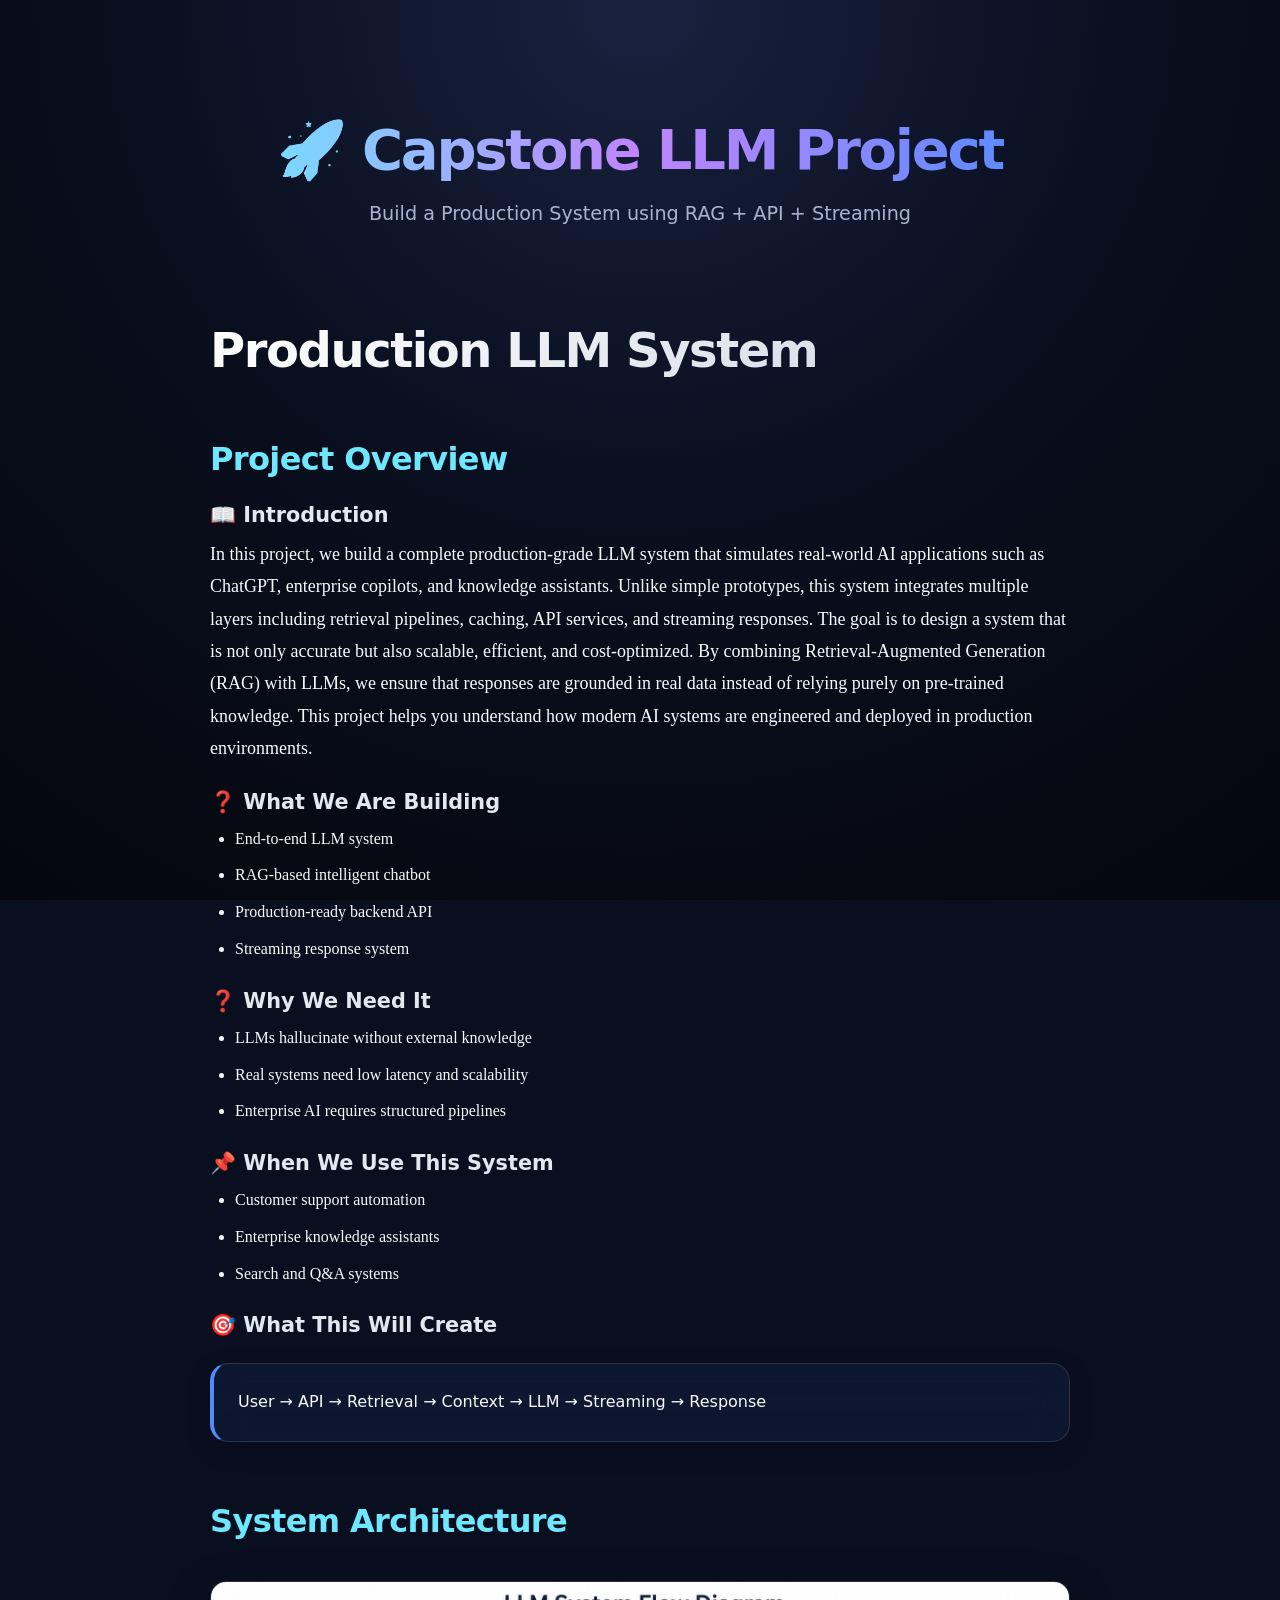
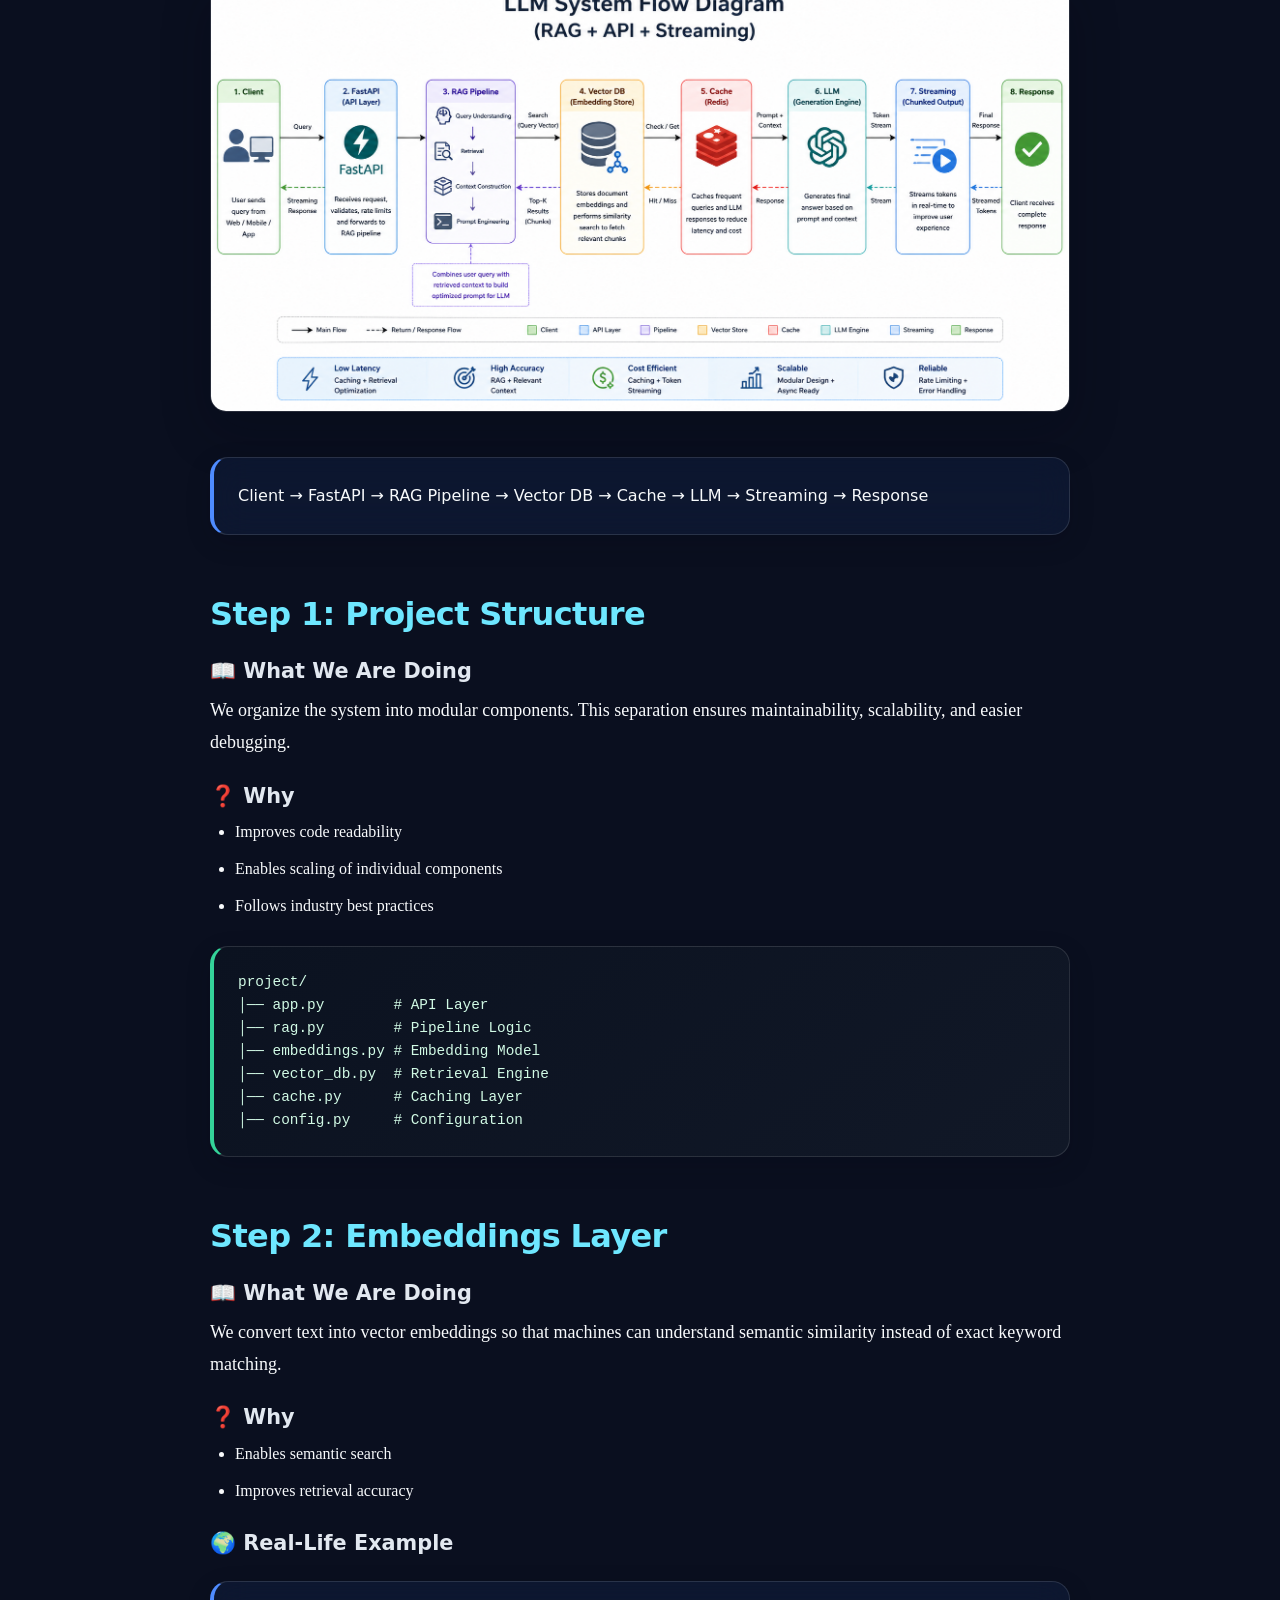
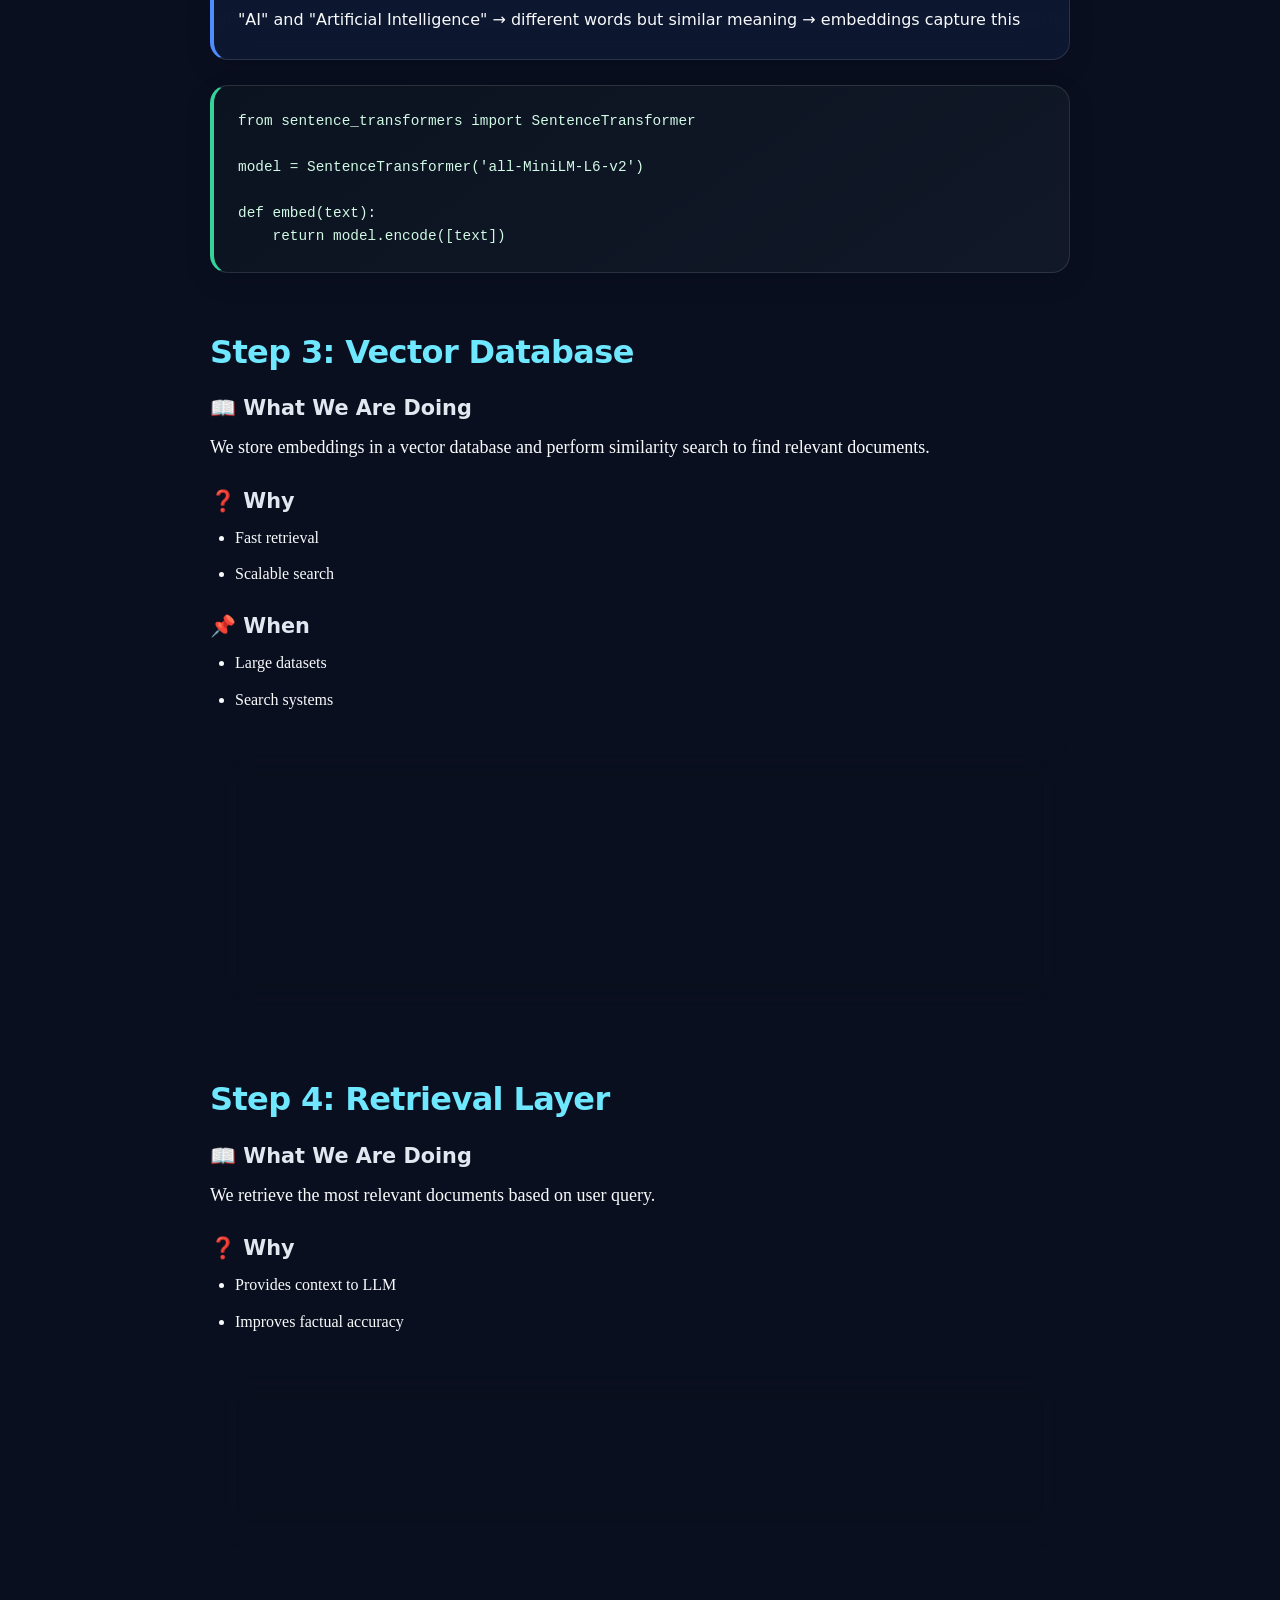
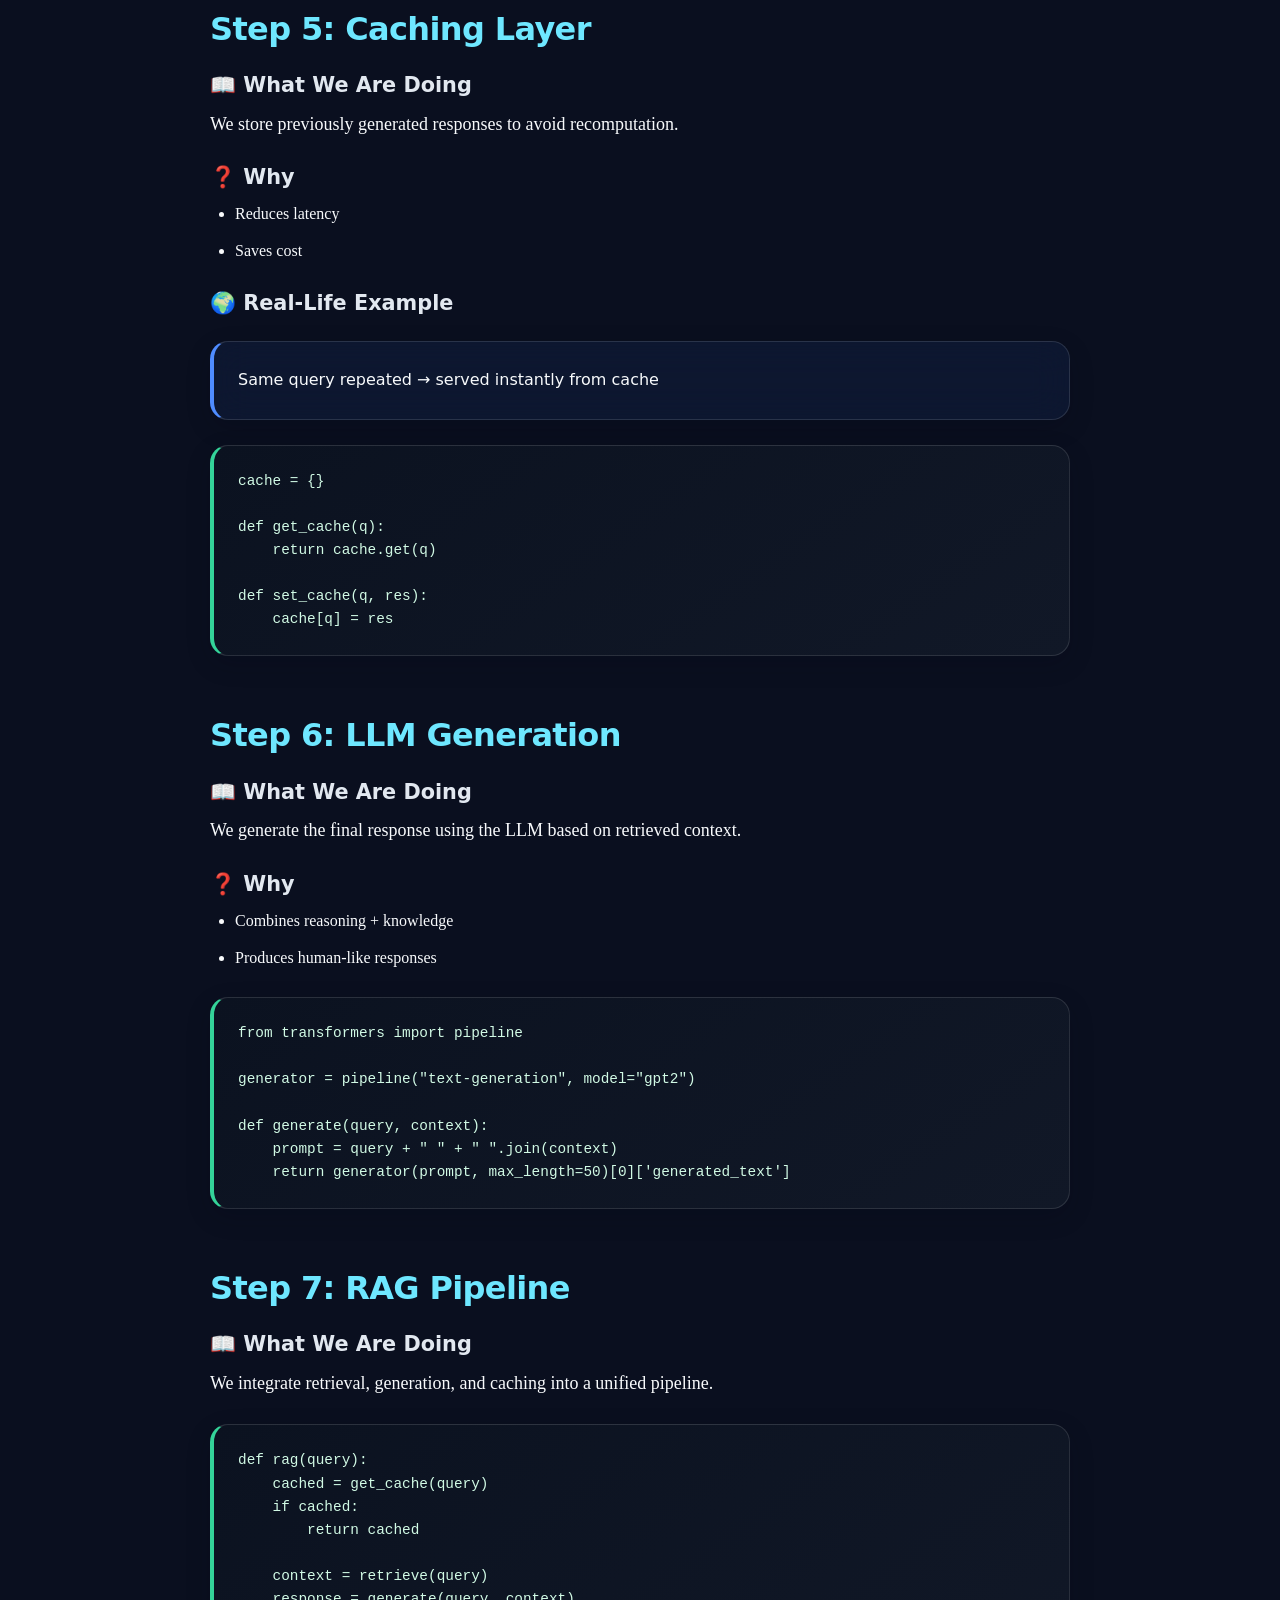
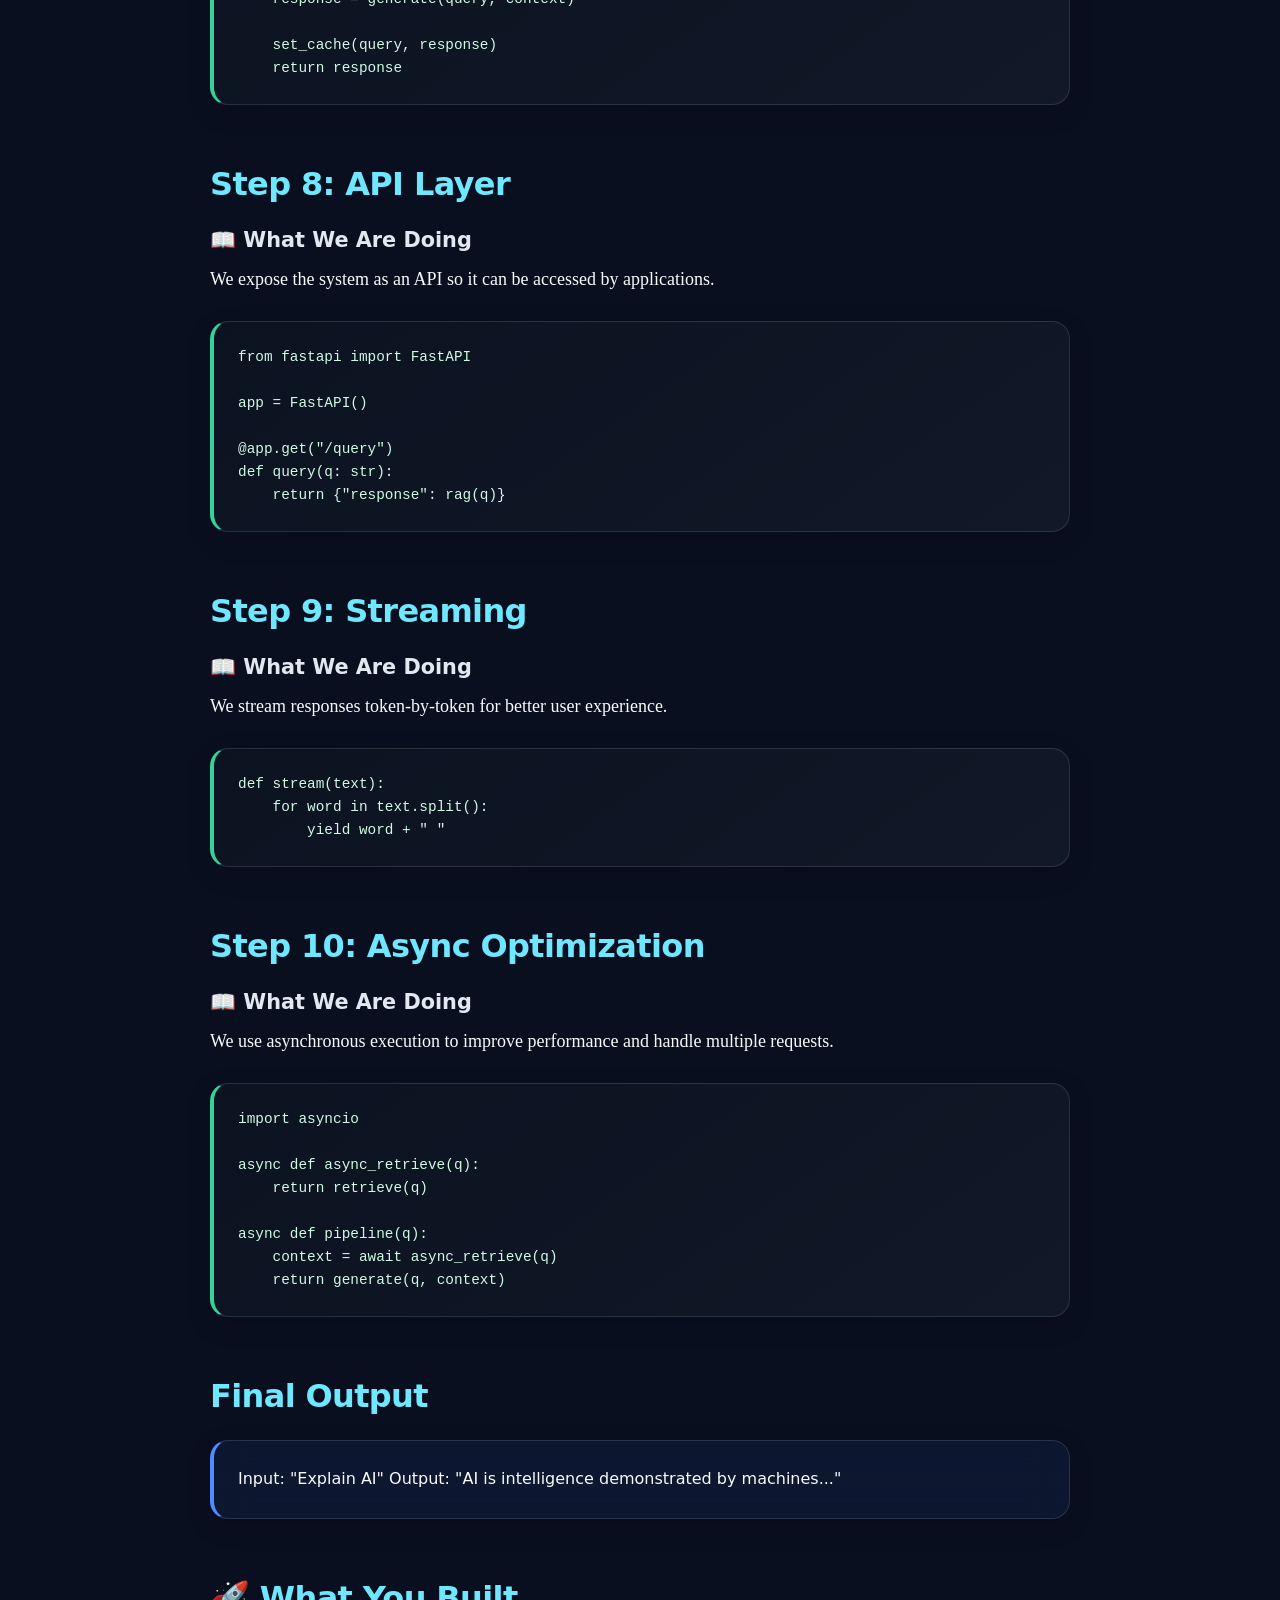
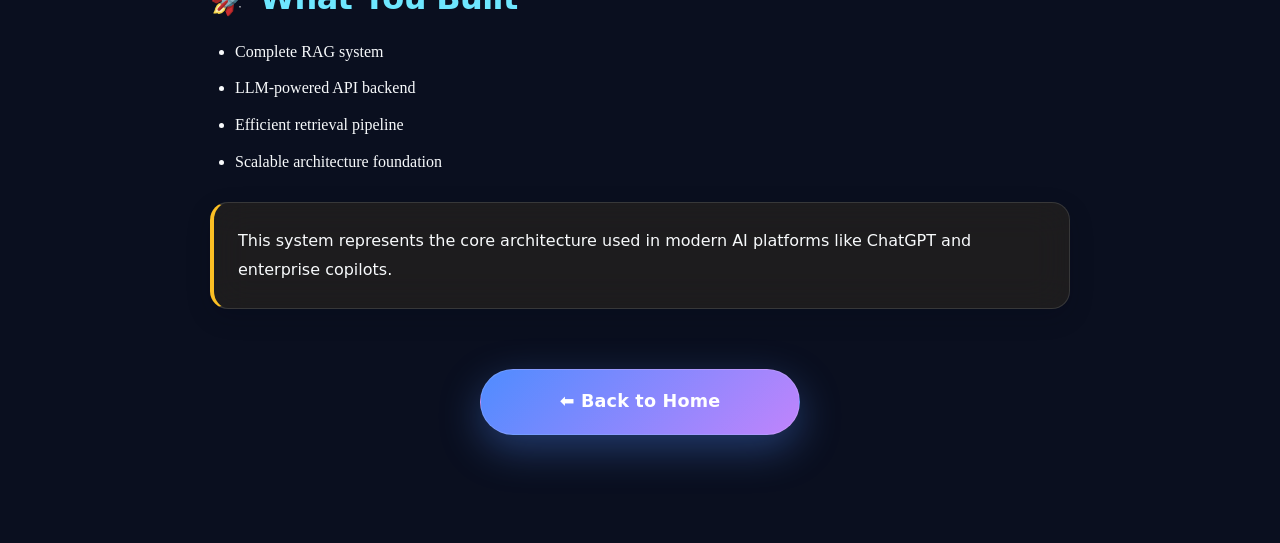
<file: capstone_project.html>
<!DOCTYPE html>
<html>
<head>
<title>Enterprise LLM Architecture Handbook</title>

<link href="https://cdn.jsdelivr.net/npm/bootstrap@5.3.0/dist/css/bootstrap.min.css" rel="stylesheet">
<link rel="stylesheet" href="./asset/css/style.css">
</head>

<body>

<div class="container py-5">

<!-- ================= HERO ================= -->
<div class="hero">
    <h1>🚀 Capstone LLM Project</h1>
    <p>Build a Production System using RAG + API + Streaming</p>
</div>

<!-- ================= CHAPTER ================= -->
<h2 class="chapter-title">Production LLM System</h2>

<!-- ================= OVERVIEW ================= -->
<h3 class="section-title">Project Overview</h3>

<h4 class="sub">📖 Introduction</h4>
<p>
In this project, we build a complete production-grade LLM system that simulates real-world AI applications such as ChatGPT, enterprise copilots, and knowledge assistants. Unlike simple prototypes, this system integrates multiple layers including retrieval pipelines, caching, API services, and streaming responses. The goal is to design a system that is not only accurate but also scalable, efficient, and cost-optimized. By combining Retrieval-Augmented Generation (RAG) with LLMs, we ensure that responses are grounded in real data instead of relying purely on pre-trained knowledge. This project helps you understand how modern AI systems are engineered and deployed in production environments.
</p>

<h4 class="sub">❓ What We Are Building</h4>
<ul>
<li>End-to-end LLM system</li>
<li>RAG-based intelligent chatbot</li>
<li>Production-ready backend API</li>
<li>Streaming response system</li>
</ul>

<h4 class="sub">❓ Why We Need It</h4>
<ul>
<li>LLMs hallucinate without external knowledge</li>
<li>Real systems need low latency and scalability</li>
<li>Enterprise AI requires structured pipelines</li>
</ul>

<h4 class="sub">📌 When We Use This System</h4>
<ul>
<li>Customer support automation</li>
<li>Enterprise knowledge assistants</li>
<li>Search and Q&A systems</li>
</ul>

<h4 class="sub">🎯 What This Will Create</h4>
<div class="example-box">
User → API → Retrieval → Context → LLM → Streaming → Response
</div>

<!-- ================= ARCHITECTURE ================= -->
<h3 class="section-title">System Architecture</h3>

<img src="./asset/img/Project-System-Architecture.png">

<div class="example-box">
Client → FastAPI → RAG Pipeline → Vector DB → Cache → LLM → Streaming → Response
</div>

<!-- ================= STEP 1 ================= -->
<h3 class="section-title">Step 1: Project Structure</h3>

<h4 class="sub">📖 What We Are Doing</h4>
<p>
We organize the system into modular components. This separation ensures maintainability, scalability, and easier debugging.
</p>

<h4 class="sub">❓ Why</h4>
<ul>
<li>Improves code readability</li>
<li>Enables scaling of individual components</li>
<li>Follows industry best practices</li>
</ul>

<pre class="code-box">
project/
│── app.py        # API Layer
│── rag.py        # Pipeline Logic
│── embeddings.py # Embedding Model
│── vector_db.py  # Retrieval Engine
│── cache.py      # Caching Layer
│── config.py     # Configuration
</pre>

<!-- ================= STEP 2 ================= -->
<h3 class="section-title">Step 2: Embeddings Layer</h3>

<h4 class="sub">📖 What We Are Doing</h4>
<p>
We convert text into vector embeddings so that machines can understand semantic similarity instead of exact keyword matching.
</p>

<h4 class="sub">❓ Why</h4>
<ul>
<li>Enables semantic search</li>
<li>Improves retrieval accuracy</li>
</ul>

<h4 class="sub">🌍 Real-Life Example</h4>
<div class="example-box">
"AI" and "Artificial Intelligence" → different words but similar meaning → embeddings capture this
</div>

<pre class="code-box">
from sentence_transformers import SentenceTransformer

model = SentenceTransformer('all-MiniLM-L6-v2')

def embed(text):
    return model.encode([text])
</pre>

<!-- ================= STEP 3 ================= -->
<h3 class="section-title">Step 3: Vector Database</h3>

<h4 class="sub">📖 What We Are Doing</h4>
<p>
We store embeddings in a vector database and perform similarity search to find relevant documents.
</p>

<h4 class="sub">❓ Why</h4>
<ul>
<li>Fast retrieval</li>
<li>Scalable search</li>
</ul>

<h4 class="sub">📌 When</h4>
<ul>
<li>Large datasets</li>
<li>Search systems</li>
</ul>

<pre class="code-box">
import faiss
import numpy as np

index = faiss.IndexFlatL2(384)

def add_vectors(vectors):
    index.add(np.array(vectors))

def search(query_vec):
    return index.search(query_vec, k=2)
</pre>

<!-- ================= STEP 4 ================= -->
<h3 class="section-title">Step 4: Retrieval Layer</h3>

<h4 class="sub">📖 What We Are Doing</h4>
<p>
We retrieve the most relevant documents based on user query.
</p>

<h4 class="sub">❓ Why</h4>
<ul>
<li>Provides context to LLM</li>
<li>Improves factual accuracy</li>
</ul>

<pre class="code-box">
documents = ["AI is intelligence", "ML is subset of AI"]

def retrieve(query):
    q_vec = embed(query)
    _, I = search(q_vec)
    return [documents[i] for i in I[0]]
</pre>

<!-- ================= STEP 5 ================= -->
<h3 class="section-title">Step 5: Caching Layer</h3>

<h4 class="sub">📖 What We Are Doing</h4>
<p>
We store previously generated responses to avoid recomputation.
</p>

<h4 class="sub">❓ Why</h4>
<ul>
<li>Reduces latency</li>
<li>Saves cost</li>
</ul>

<h4 class="sub">🌍 Real-Life Example</h4>
<div class="example-box">
Same query repeated → served instantly from cache
</div>

<pre class="code-box">
cache = {}

def get_cache(q):
    return cache.get(q)

def set_cache(q, res):
    cache[q] = res
</pre>

<!-- ================= STEP 6 ================= -->
<h3 class="section-title">Step 6: LLM Generation</h3>

<h4 class="sub">📖 What We Are Doing</h4>
<p>
We generate the final response using the LLM based on retrieved context.
</p>

<h4 class="sub">❓ Why</h4>
<ul>
<li>Combines reasoning + knowledge</li>
<li>Produces human-like responses</li>
</ul>

<pre class="code-box">
from transformers import pipeline

generator = pipeline("text-generation", model="gpt2")

def generate(query, context):
    prompt = query + " " + " ".join(context)
    return generator(prompt, max_length=50)[0]['generated_text']
</pre>

<!-- ================= STEP 7 ================= -->
<h3 class="section-title">Step 7: RAG Pipeline</h3>

<h4 class="sub">📖 What We Are Doing</h4>
<p>
We integrate retrieval, generation, and caching into a unified pipeline.
</p>

<pre class="code-box">
def rag(query):
    cached = get_cache(query)
    if cached:
        return cached

    context = retrieve(query)
    response = generate(query, context)

    set_cache(query, response)
    return response
</pre>

<!-- ================= STEP 8 ================= -->
<h3 class="section-title">Step 8: API Layer</h3>

<h4 class="sub">📖 What We Are Doing</h4>
<p>
We expose the system as an API so it can be accessed by applications.
</p>

<pre class="code-box">
from fastapi import FastAPI

app = FastAPI()

@app.get("/query")
def query(q: str):
    return {"response": rag(q)}
</pre>

<!-- ================= STEP 9 ================= -->
<h3 class="section-title">Step 9: Streaming</h3>

<h4 class="sub">📖 What We Are Doing</h4>
<p>
We stream responses token-by-token for better user experience.
</p>

<pre class="code-box">
def stream(text):
    for word in text.split():
        yield word + " "
</pre>

<!-- ================= STEP 10 ================= -->
<h3 class="section-title">Step 10: Async Optimization</h3>

<h4 class="sub">📖 What We Are Doing</h4>
<p>
We use asynchronous execution to improve performance and handle multiple requests.
</p>

<pre class="code-box">
import asyncio

async def async_retrieve(q):
    return retrieve(q)

async def pipeline(q):
    context = await async_retrieve(q)
    return generate(q, context)
</pre>

<!-- ================= OUTPUT ================= -->
<h3 class="section-title">Final Output</h3>

<div class="example-box">
Input: "Explain AI"  
Output: "AI is intelligence demonstrated by machines..."
</div>

<!-- ================= SUMMARY ================= -->
<h3 class="section-title">🚀 What You Built</h3>

<ul>
<li>Complete RAG system</li>
<li>LLM-powered API backend</li>
<li>Efficient retrieval pipeline</li>
<li>Scalable architecture foundation</li>
</ul>

<div class="insight-box">
This system represents the core architecture used in modern AI platforms like ChatGPT and enterprise copilots.
</div>

<!-- ================= CTA ================= -->
<div class="start-btn">
    <button onclick="openPage('index.html')">⬅ Back to Home</button>
</div>

</div>

<script>
function openPage(page){
    window.location.href = page;
}
</script>

</body>
</html>
</file>
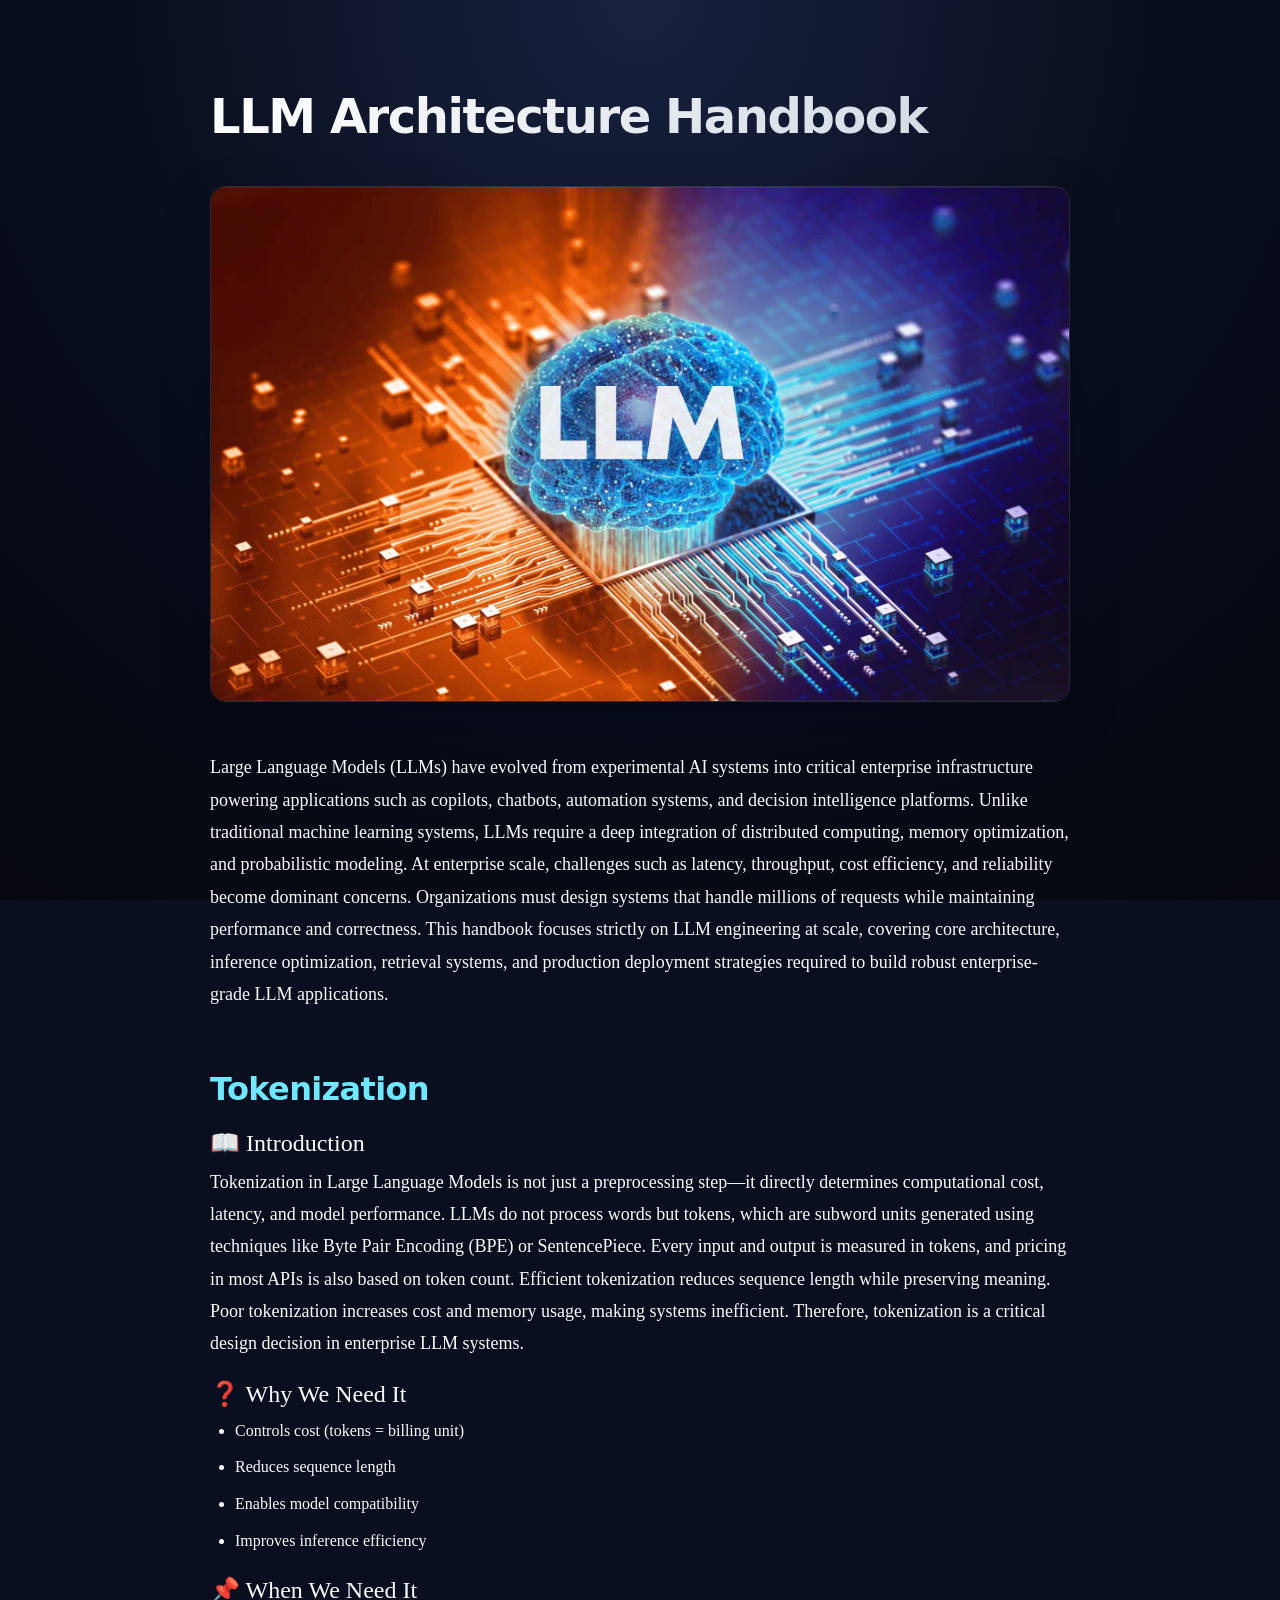
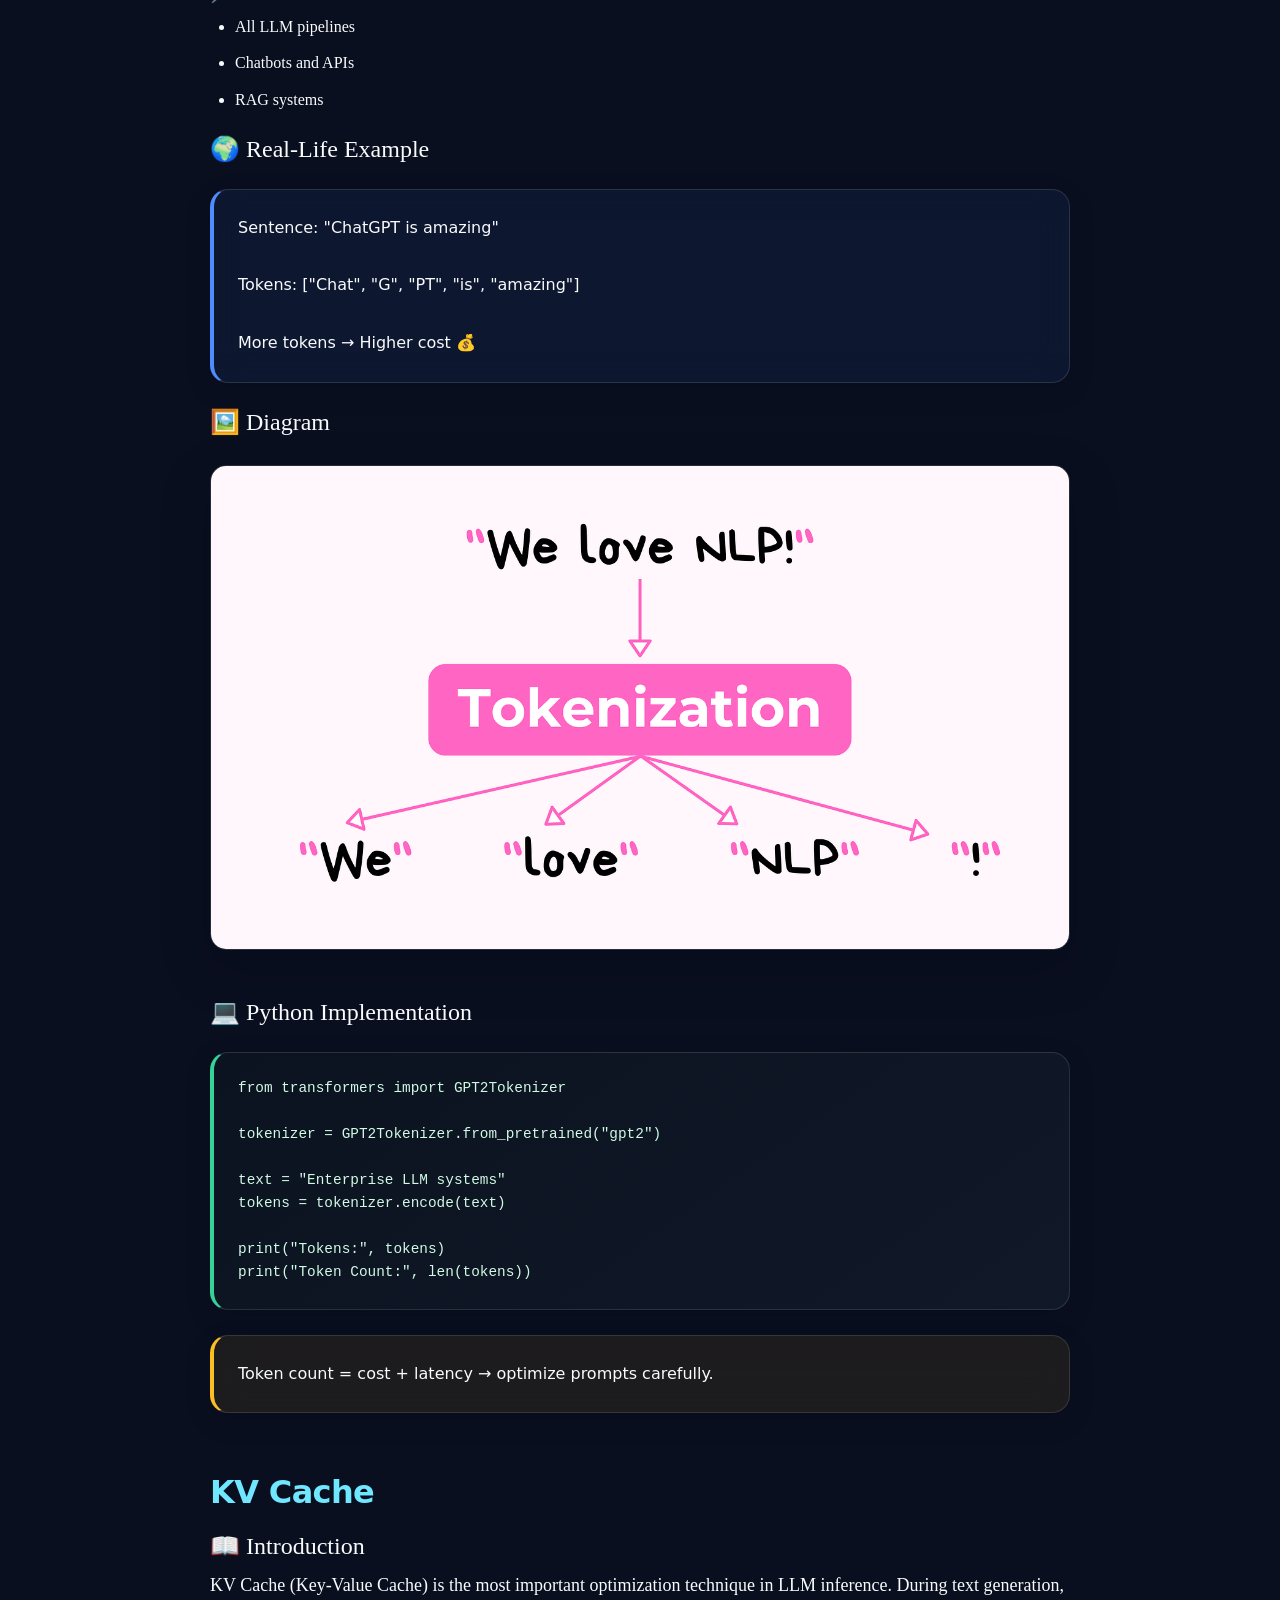
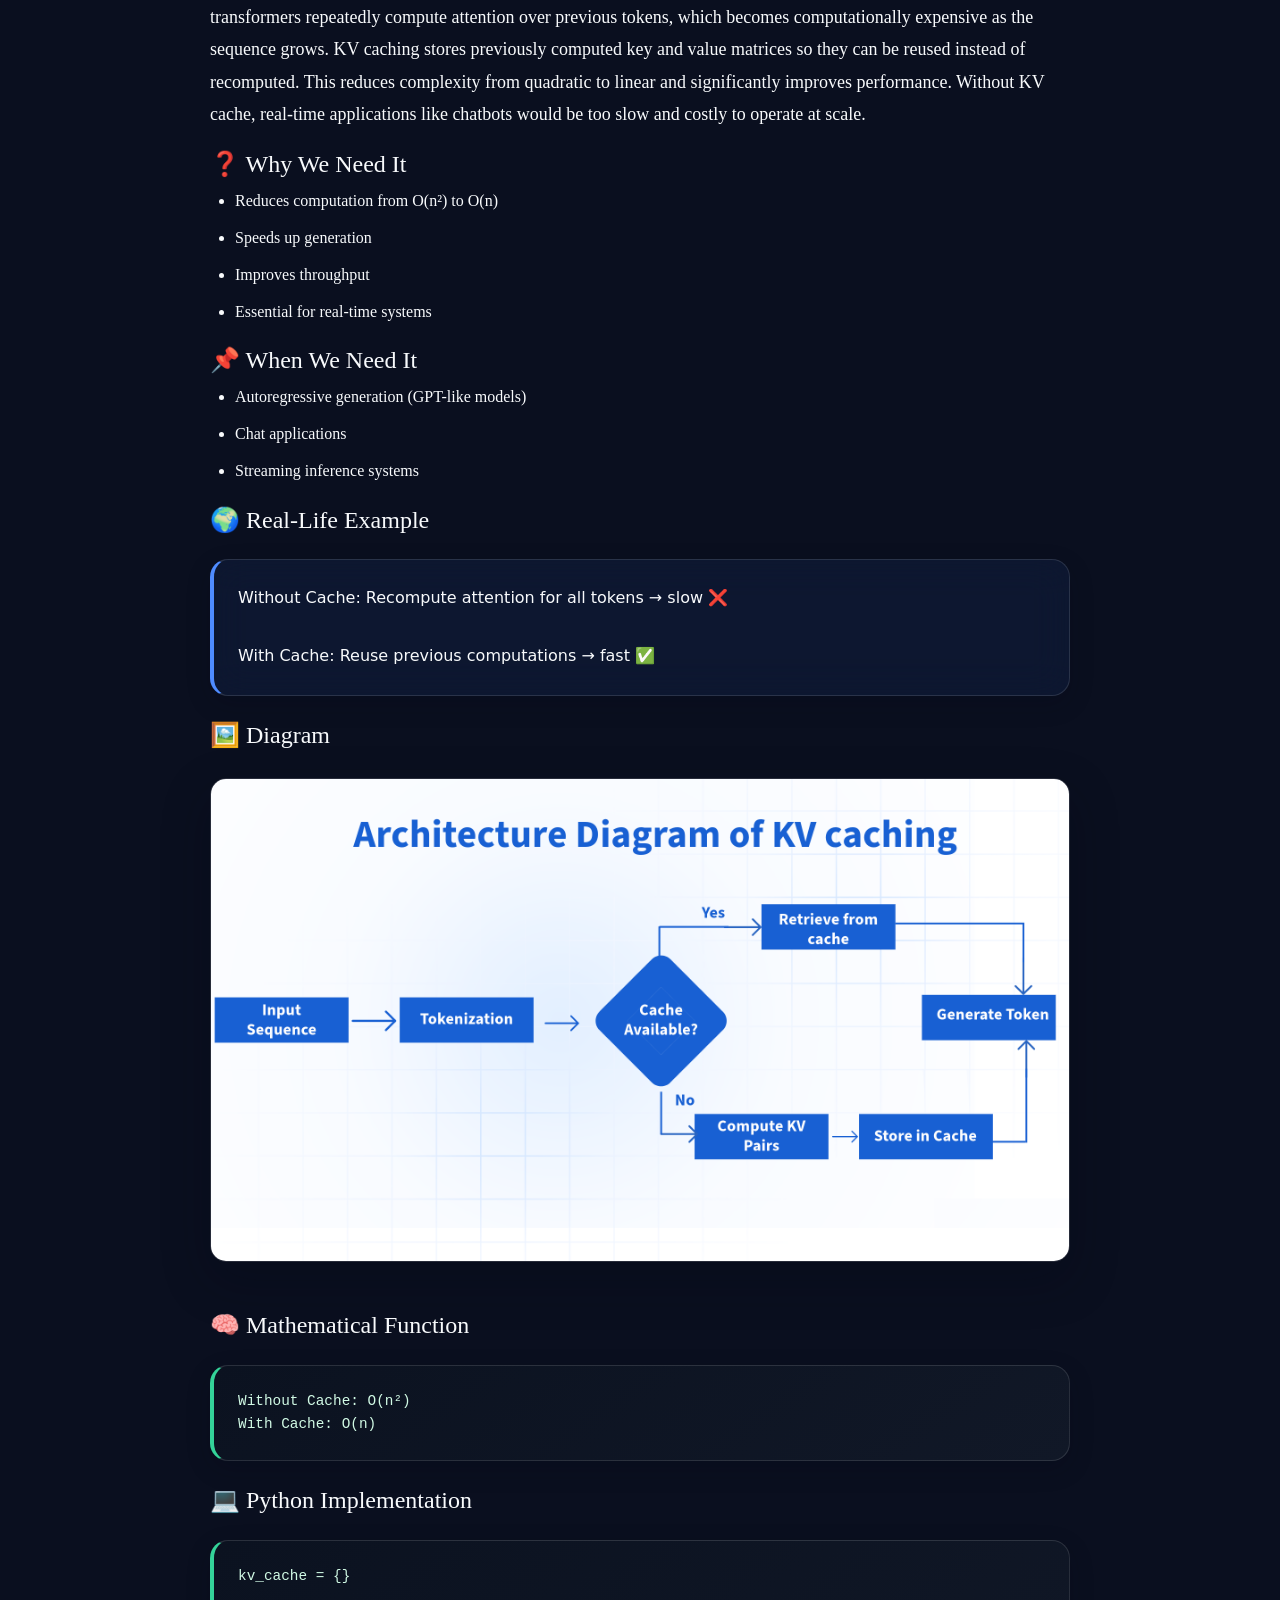
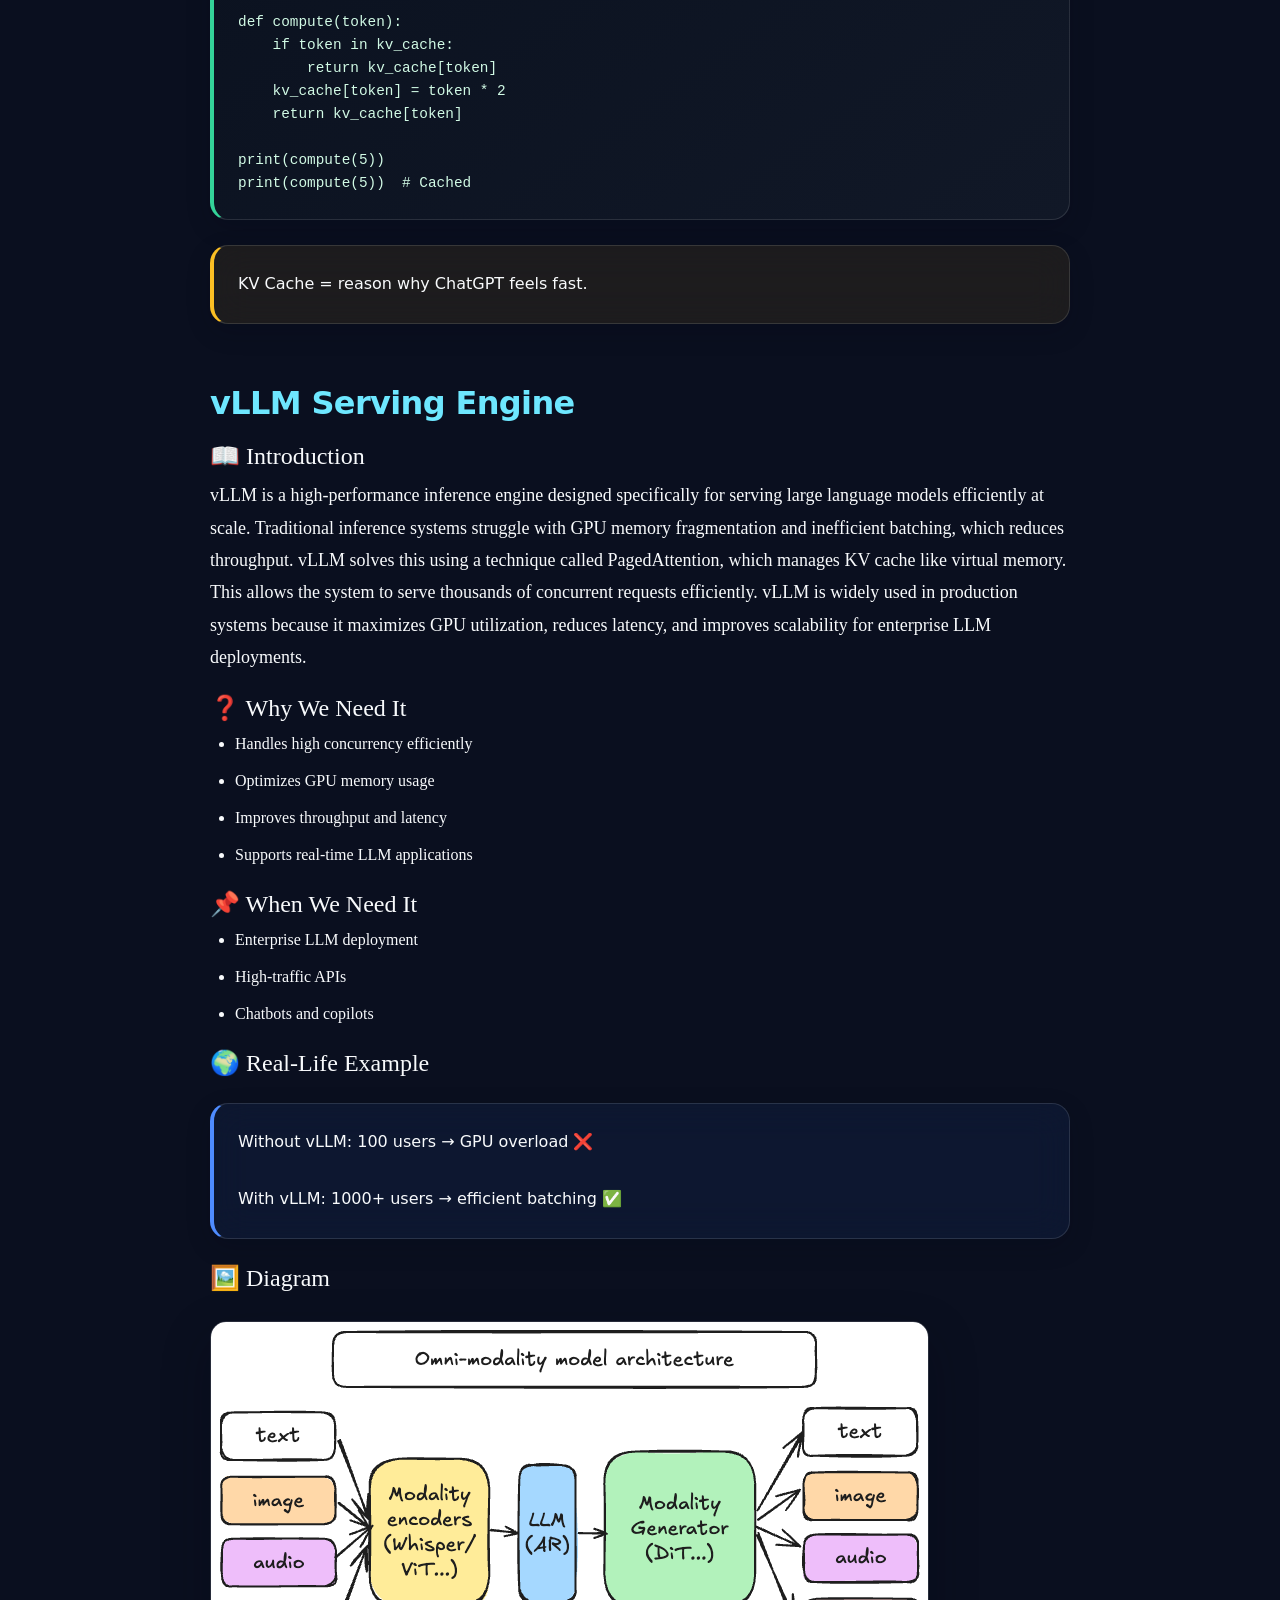
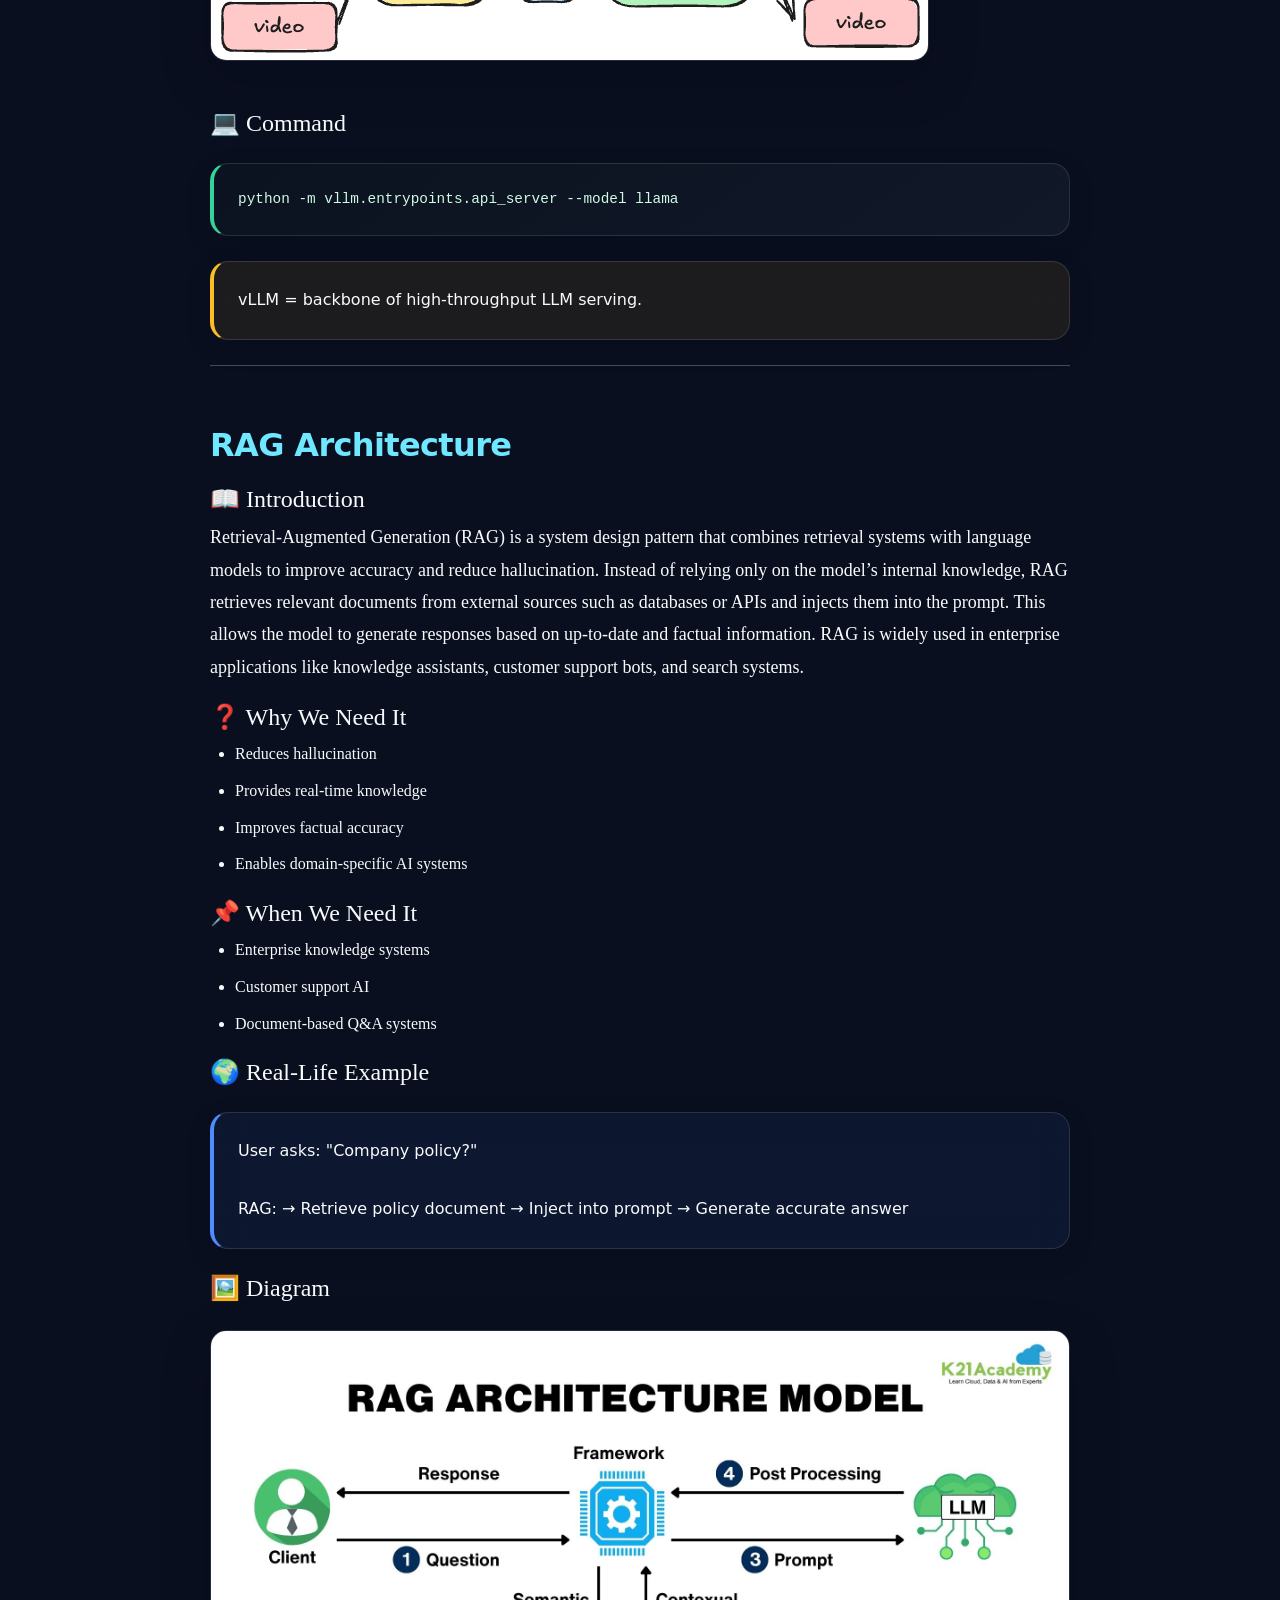
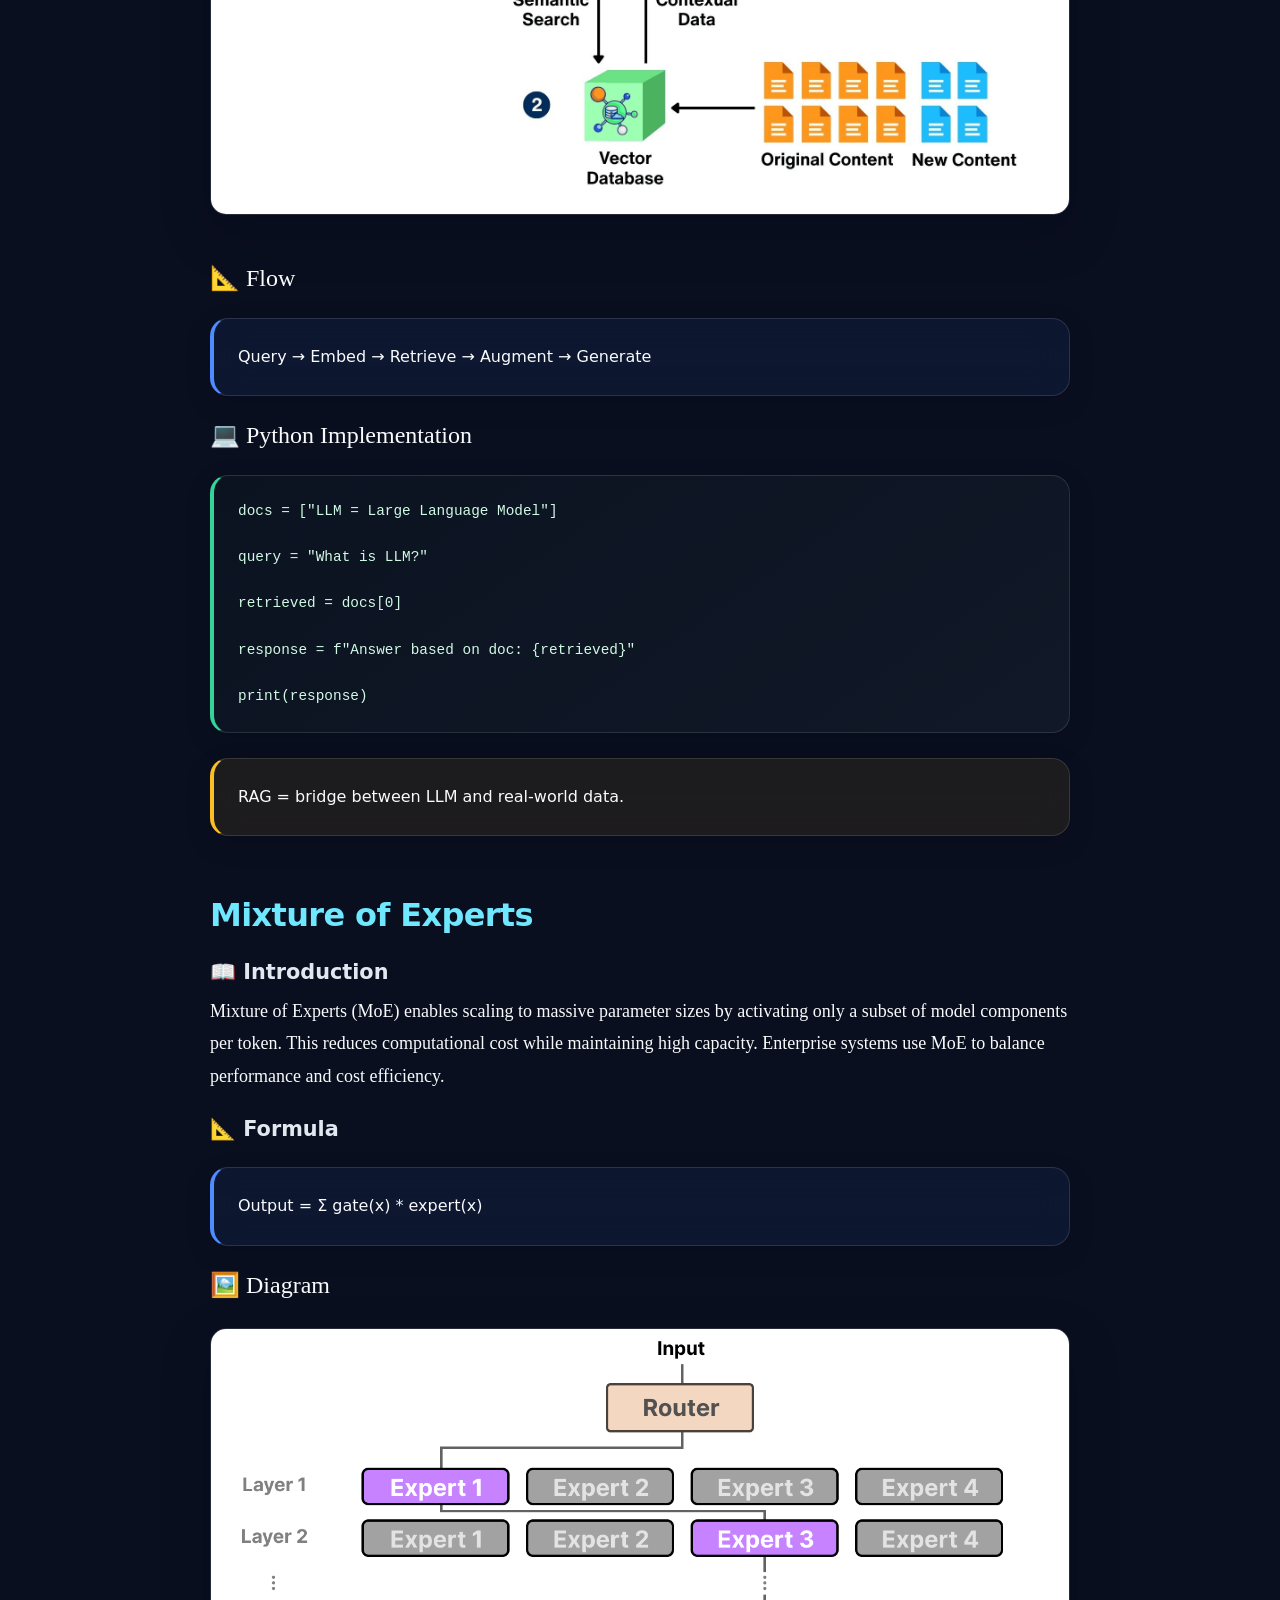
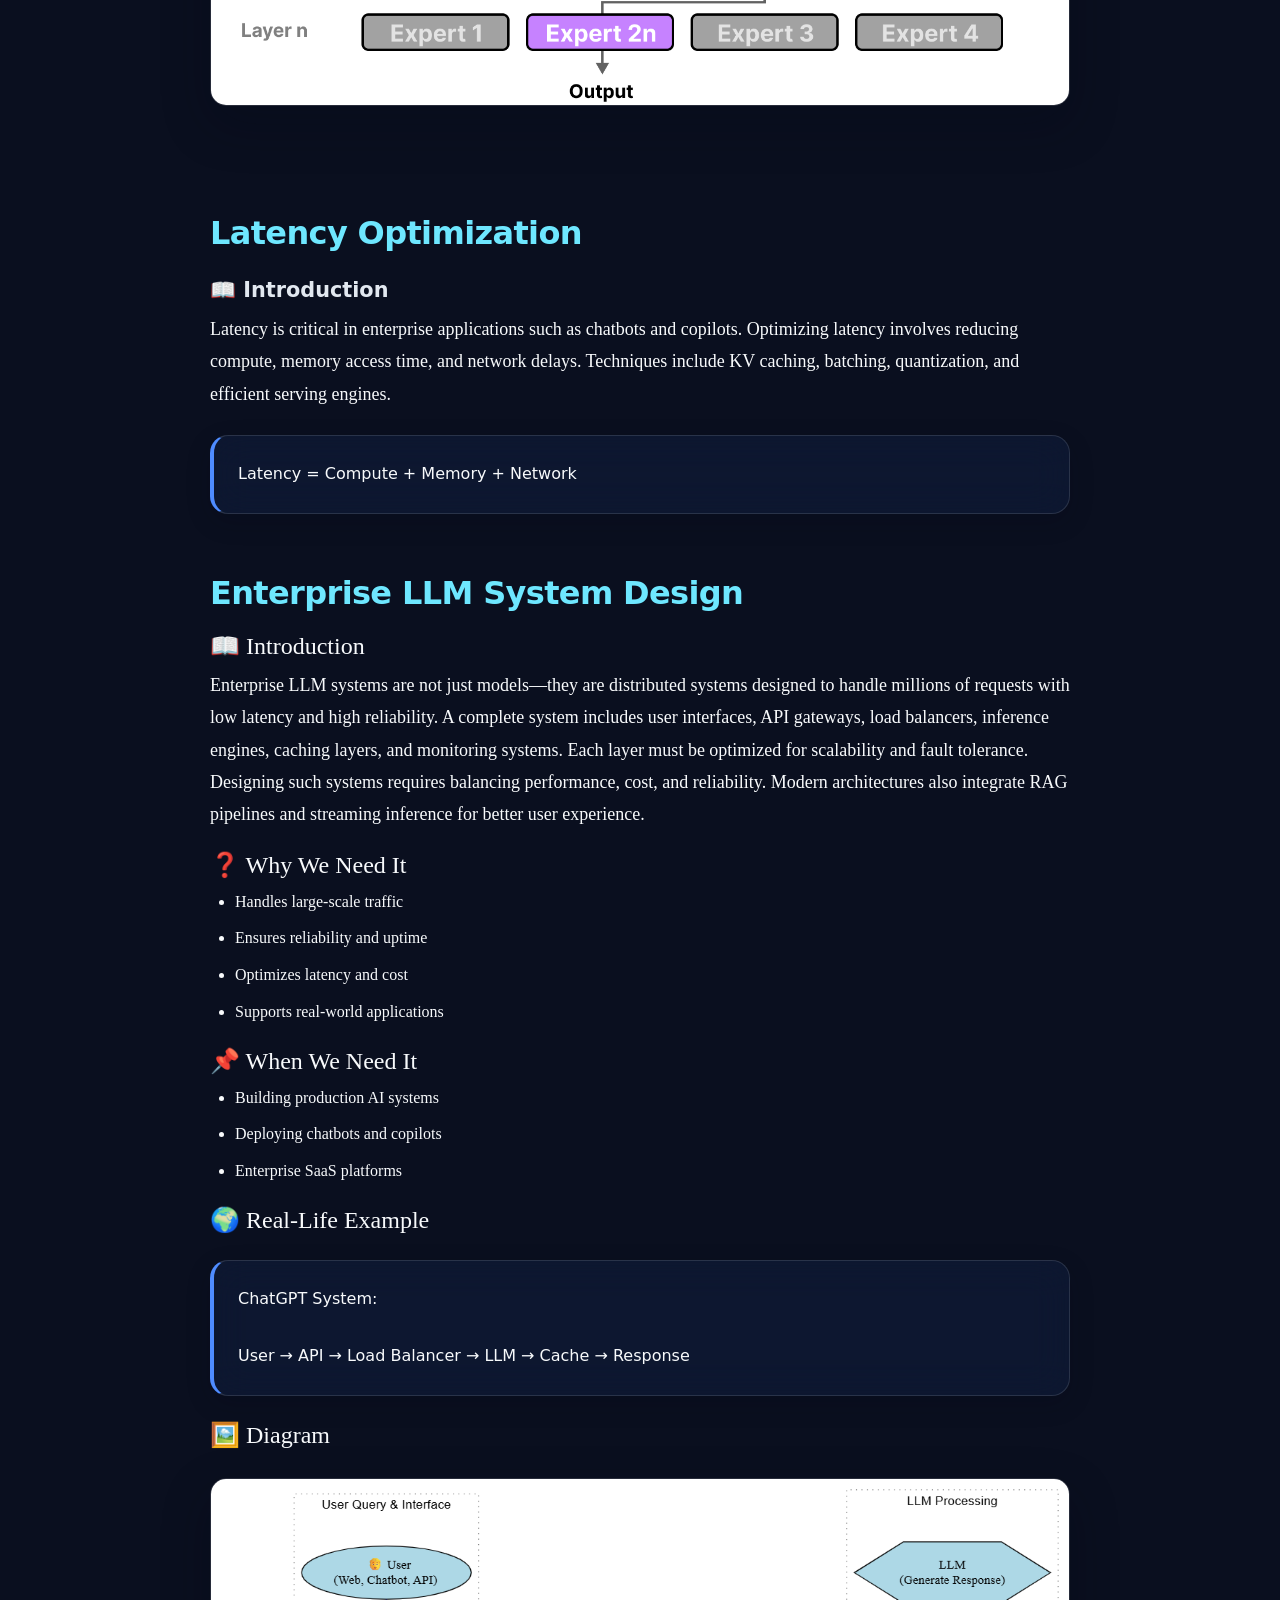
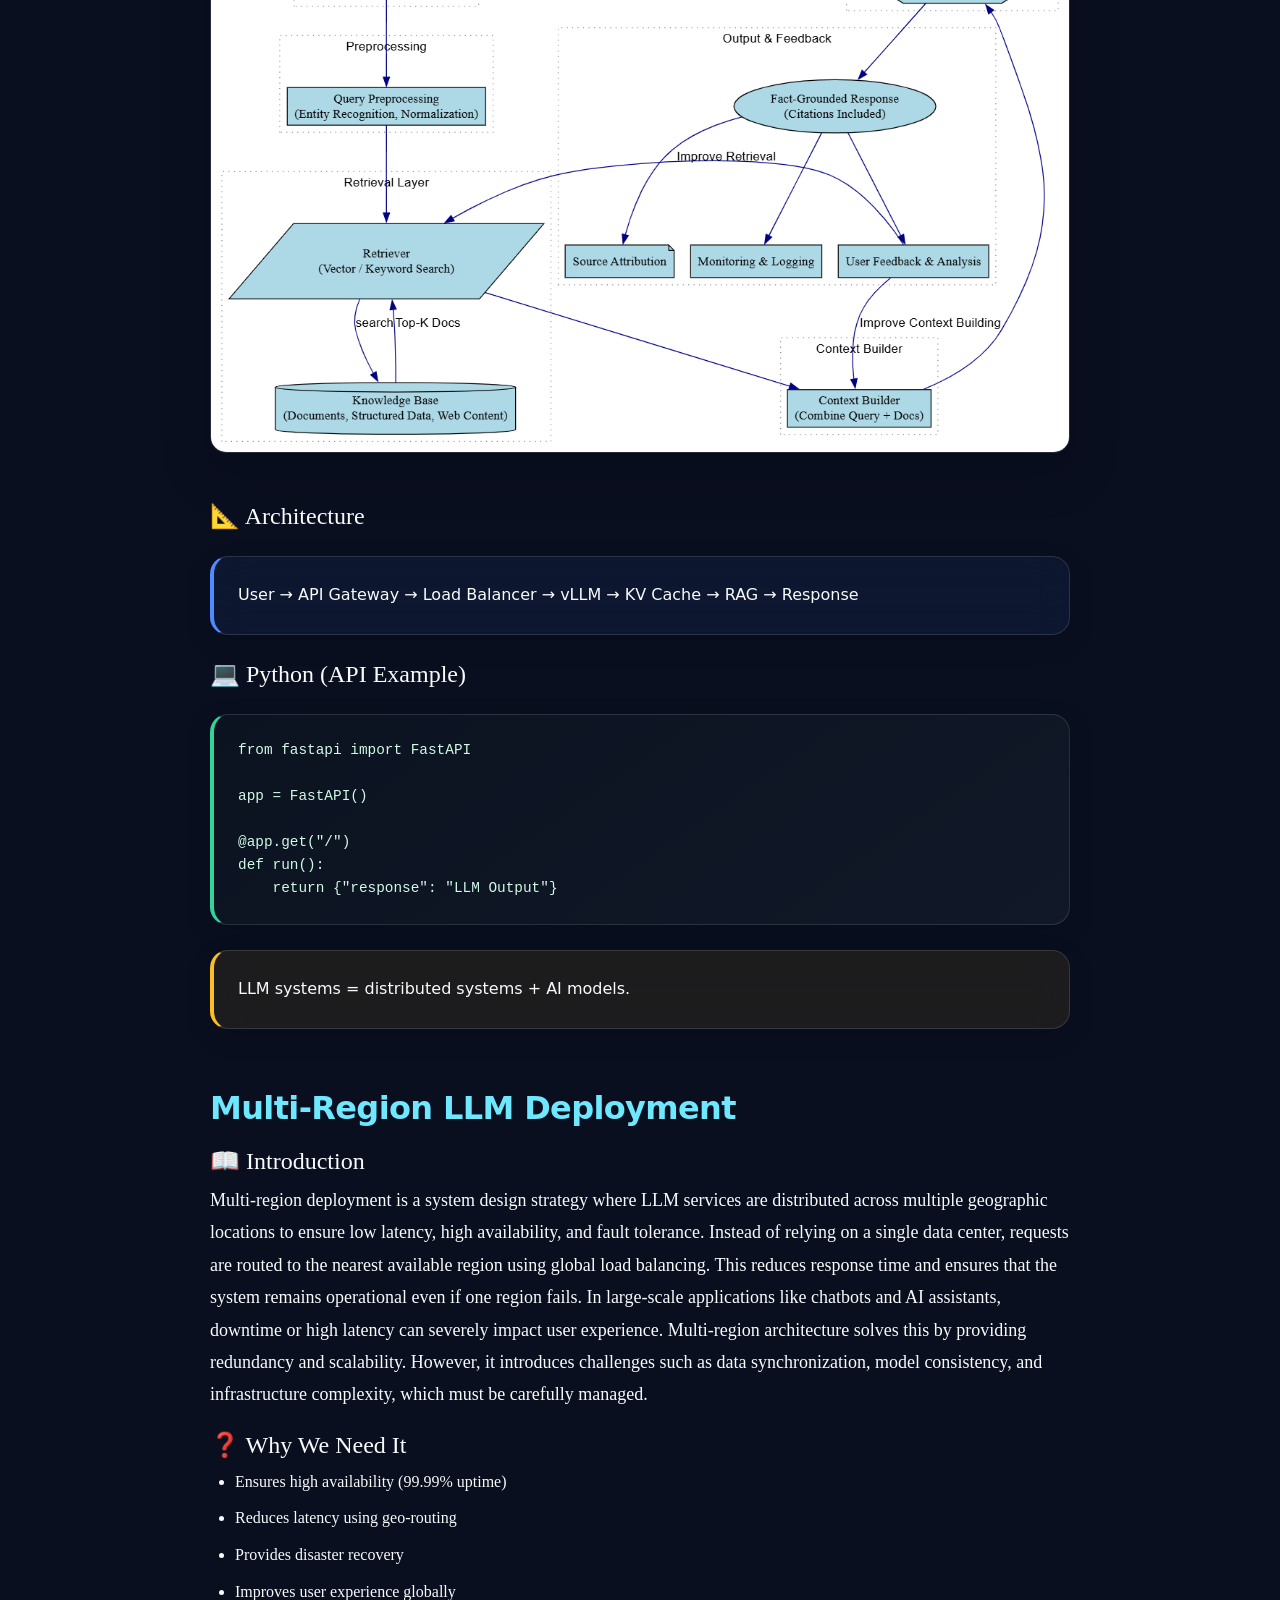
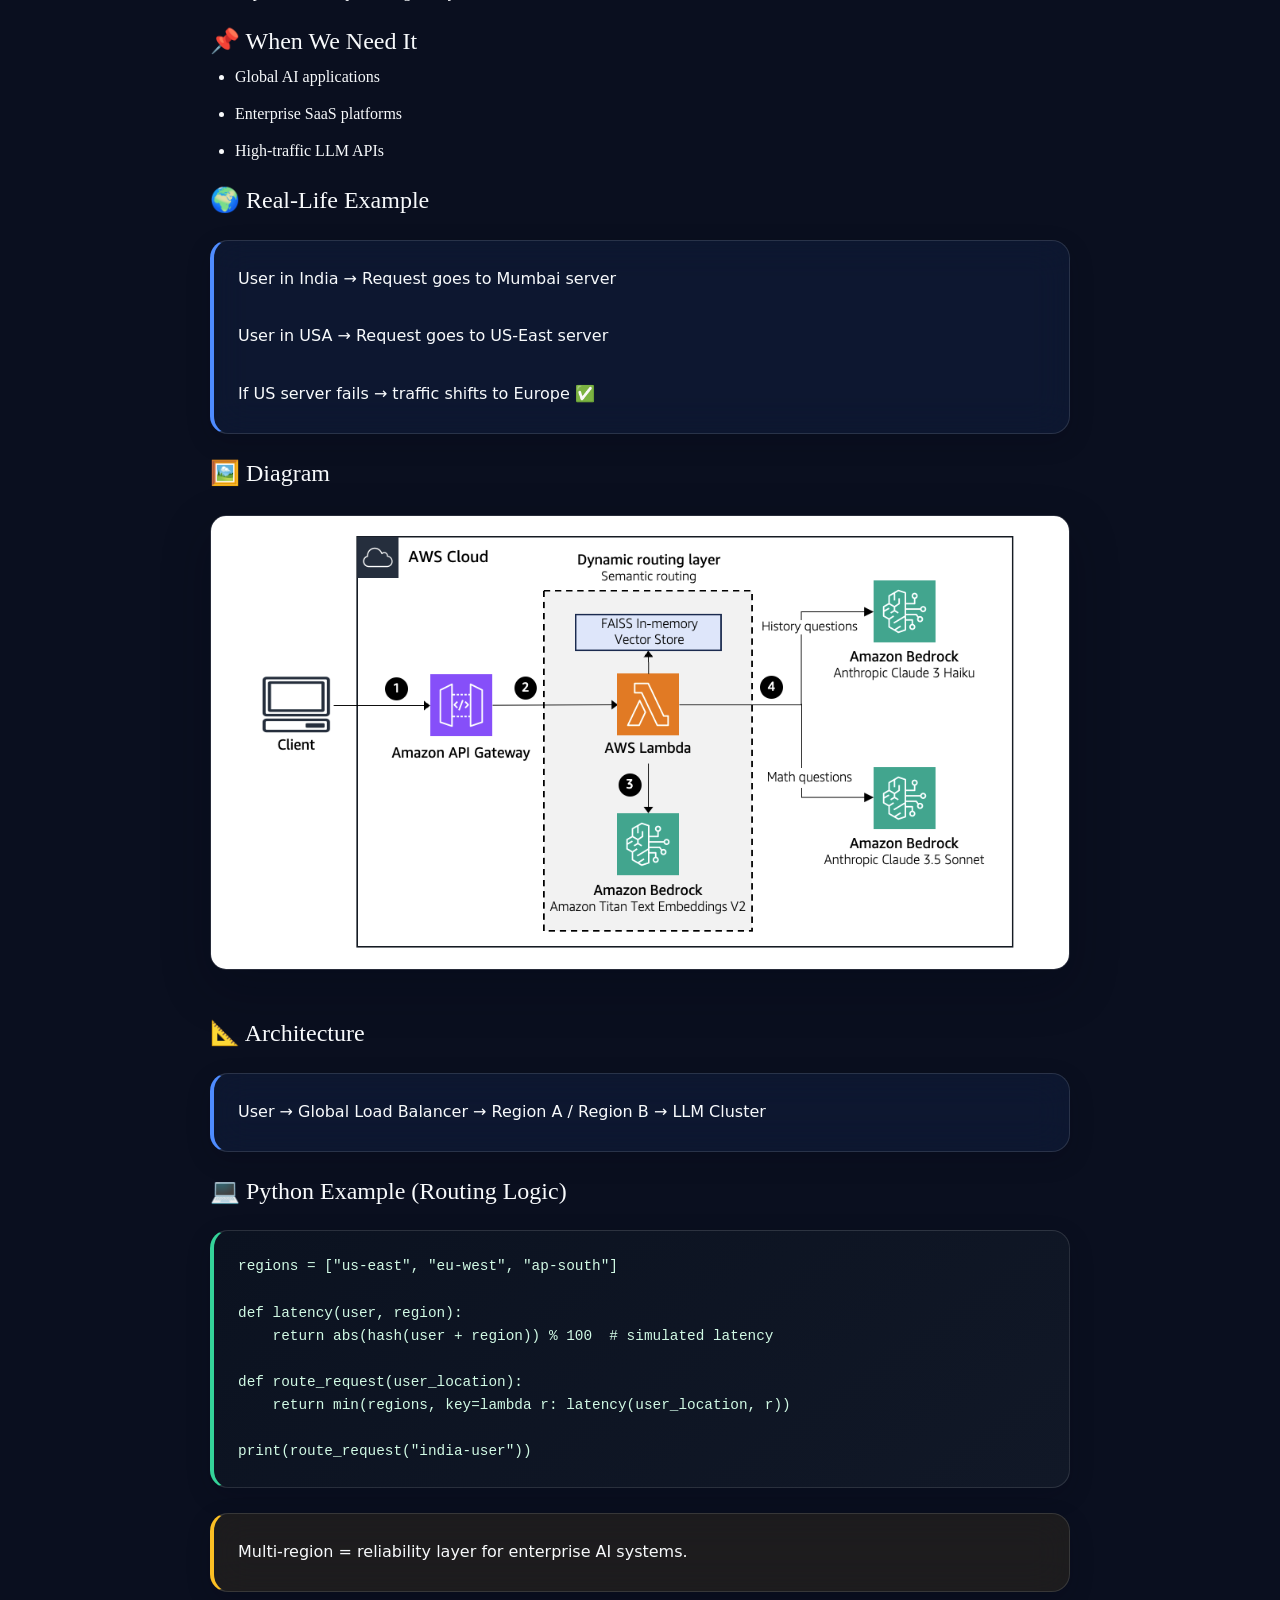
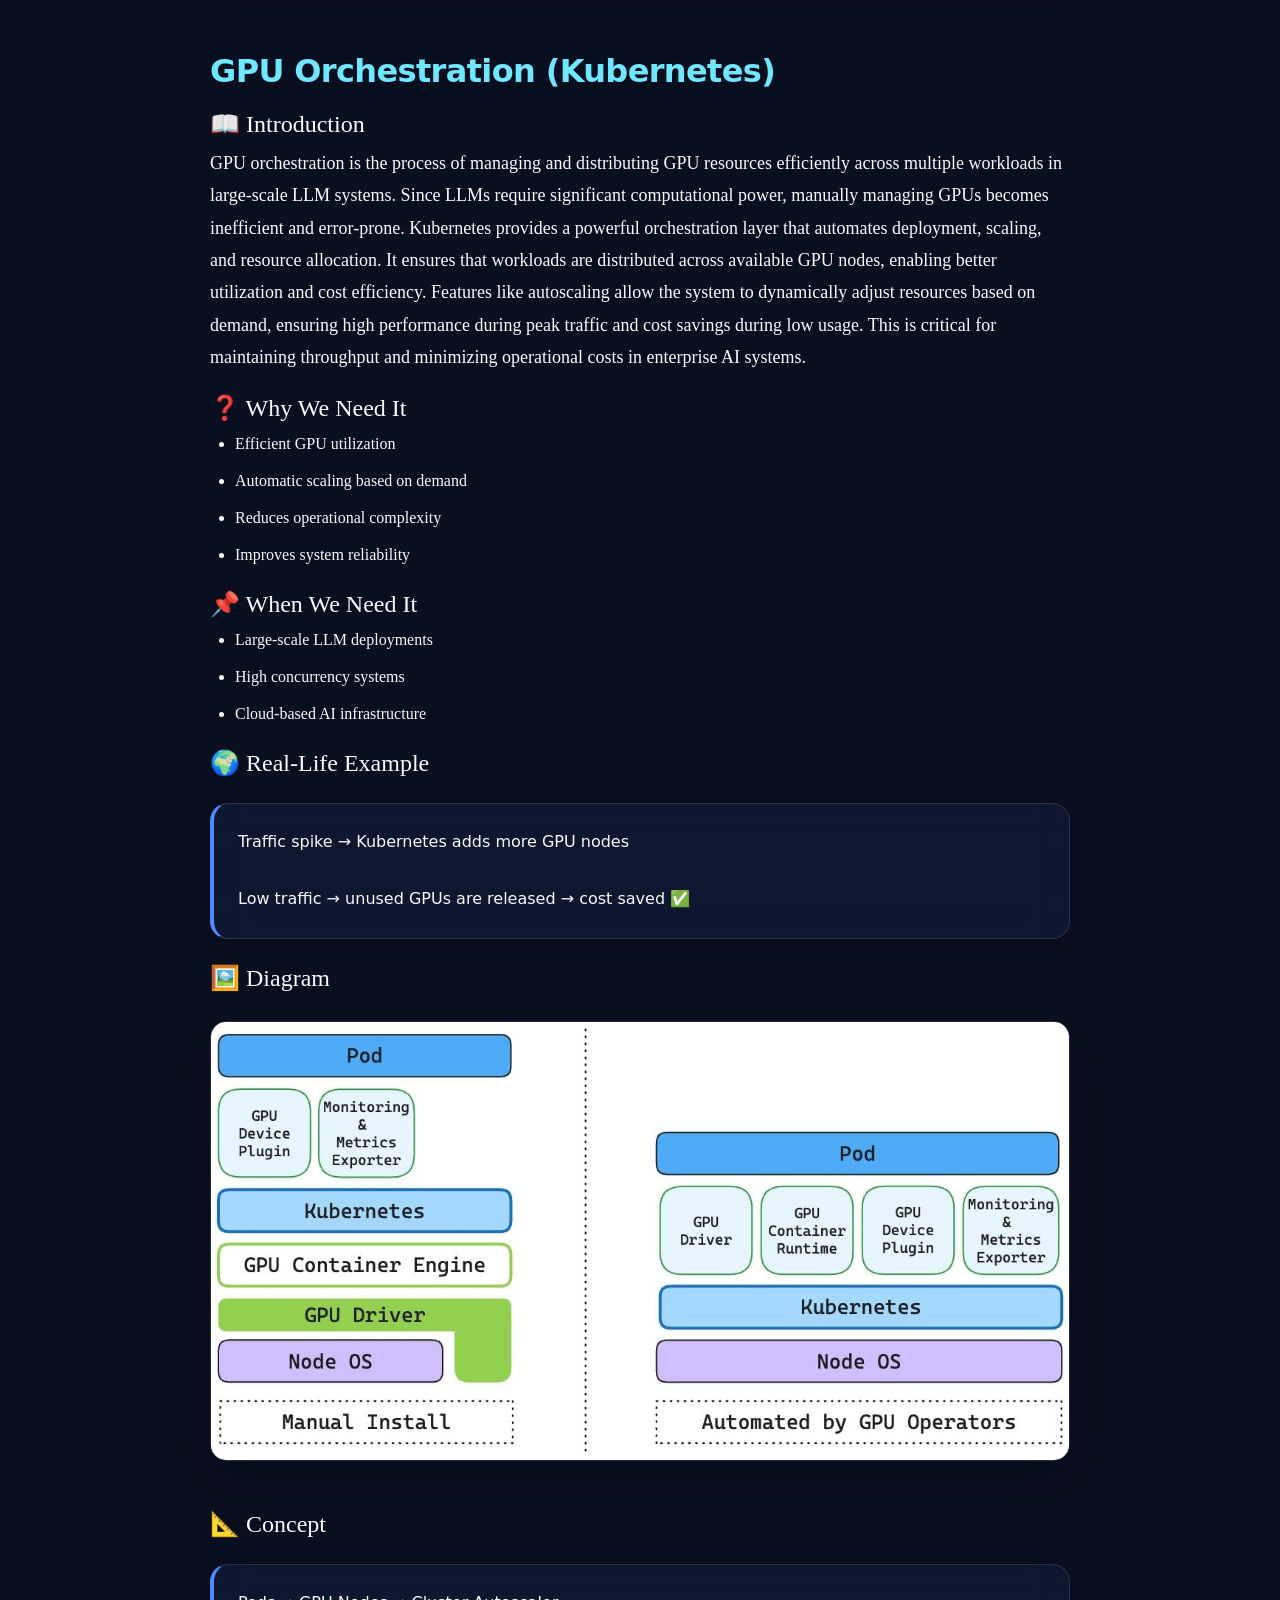
<file: llm.html>
<!DOCTYPE html>
<html>
<head>
<title>Enterprise LLM Architecture Handbook</title>

<link href="https://cdn.jsdelivr.net/npm/bootstrap@5.3.0/dist/css/bootstrap.min.css" rel="stylesheet">
<link rel="stylesheet" href="./asset/css/style.css">
</head>

<body class="p-5">
<div class="container">

<h1 class="chapter-title">LLM Architecture Handbook</h1>
<img src="./asset/img/llm.png"><br><br>

<p>
Large Language Models (LLMs) have evolved from experimental AI systems into critical enterprise infrastructure powering 
applications such as copilots, chatbots, automation systems, and decision intelligence platforms. Unlike traditional machine 
learning systems, LLMs require a deep integration of distributed computing, memory optimization, and probabilistic modeling. 
At enterprise scale, challenges such as latency, throughput, cost efficiency, and reliability become dominant concerns. 
Organizations must design systems that handle millions of requests while maintaining performance and correctness. This handbook 
focuses strictly on LLM engineering at scale, covering core architecture, inference optimization, retrieval systems, and 
production deployment strategies required to build robust enterprise-grade LLM applications.
</p>

<!-- ================= TOKENIZATION (UPGRADED LLM) ================= -->

<h3 class="section-title">Tokenization</h3>

<h4>📖 Introduction</h4>
<p>
Tokenization in Large Language Models is not just a preprocessing step—it directly determines computational cost, latency, and model performance. LLMs do not process words but tokens, which are subword units generated using techniques like Byte Pair Encoding (BPE) or SentencePiece. Every input and output is measured in tokens, and pricing in most APIs is also based on token count. Efficient tokenization reduces sequence length while preserving meaning. Poor tokenization increases cost and memory usage, making systems inefficient. Therefore, tokenization is a critical design decision in enterprise LLM systems.
</p>

<h4>❓ Why We Need It</h4>
<ul>
<li>Controls cost (tokens = billing unit)</li>
<li>Reduces sequence length</li>
<li>Enables model compatibility</li>
<li>Improves inference efficiency</li>
</ul>

<h4>📌 When We Need It</h4>
<ul>
<li>All LLM pipelines</li>
<li>Chatbots and APIs</li>
<li>RAG systems</li>
</ul>

<h4>🌍 Real-Life Example</h4>
<div class="example-box">
Sentence: "ChatGPT is amazing"

<br><br>

Tokens:
["Chat", "G", "PT", "is", "amazing"]

<br><br>

More tokens → Higher cost 💰
</div>

<h4>🖼️ Diagram</h4>
<img src="./asset/img/tokenization.png"><br><br>


<h4>💻 Python Implementation</h4>
<pre class="code-box">
from transformers import GPT2Tokenizer

tokenizer = GPT2Tokenizer.from_pretrained("gpt2")

text = "Enterprise LLM systems"
tokens = tokenizer.encode(text)

print("Tokens:", tokens)
print("Token Count:", len(tokens))
</pre>

<div class="insight-box">
Token count = cost + latency → optimize prompts carefully.
</div>

<!-- ================= KV CACHE (UPGRADED) ================= -->

<h3 class="section-title">KV Cache</h3>

<h4>📖 Introduction</h4>
<p>
KV Cache (Key-Value Cache) is the most important optimization technique in LLM inference. During text generation, transformers repeatedly compute attention over previous tokens, which becomes computationally expensive as the sequence grows. KV caching stores previously computed key and value matrices so they can be reused instead of recomputed. This reduces complexity from quadratic to linear and significantly improves performance. Without KV cache, real-time applications like chatbots would be too slow and costly to operate at scale.
</p>

<h4>❓ Why We Need It</h4>
<ul>
<li>Reduces computation from O(n²) to O(n)</li>
<li>Speeds up generation</li>
<li>Improves throughput</li>
<li>Essential for real-time systems</li>
</ul>

<h4>📌 When We Need It</h4>
<ul>
<li>Autoregressive generation (GPT-like models)</li>
<li>Chat applications</li>
<li>Streaming inference systems</li>
</ul>

<h4>🌍 Real-Life Example</h4>
<div class="example-box">
Without Cache:
Recompute attention for all tokens → slow ❌

<br><br>

With Cache:
Reuse previous computations → fast ✅
</div>

<h4>🖼️ Diagram</h4>
<img src="./asset/img/kv-cache.png"><br><br>


<h4>🧠 Mathematical Function</h4>
<pre class="code-box">
Without Cache: O(n²)  
With Cache: O(n)
</pre>

<h4>💻 Python Implementation</h4>
<pre class="code-box">
kv_cache = {}

def compute(token):
    if token in kv_cache:
        return kv_cache[token]
    kv_cache[token] = token * 2
    return kv_cache[token]

print(compute(5))
print(compute(5))  # Cached
</pre>

<div class="insight-box">
KV Cache = reason why ChatGPT feels fast.
</div>

<!-- ================= vLLM (UPGRADED) ================= -->

<h3 class="section-title">vLLM Serving Engine</h3>

<h4>📖 Introduction</h4>
<p>
vLLM is a high-performance inference engine designed specifically for serving large language models efficiently at scale. Traditional inference systems struggle with GPU memory fragmentation and inefficient batching, which reduces throughput. vLLM solves this using a technique called PagedAttention, which manages KV cache like virtual memory. This allows the system to serve thousands of concurrent requests efficiently. vLLM is widely used in production systems because it maximizes GPU utilization, reduces latency, and improves scalability for enterprise LLM deployments.
</p>

<h4>❓ Why We Need It</h4>
<ul>
<li>Handles high concurrency efficiently</li>
<li>Optimizes GPU memory usage</li>
<li>Improves throughput and latency</li>
<li>Supports real-time LLM applications</li>
</ul>

<h4>📌 When We Need It</h4>
<ul>
<li>Enterprise LLM deployment</li>
<li>High-traffic APIs</li>
<li>Chatbots and copilots</li>
</ul>

<h4>🌍 Real-Life Example</h4>
<div class="example-box">
Without vLLM:
100 users → GPU overload ❌

<br><br>

With vLLM:
1000+ users → efficient batching ✅
</div>

<h4>🖼️ Diagram</h4>
<img src="./asset/img/vLLM.png"><br><br>


<h4>💻 Command</h4>
<pre class="code-box">
python -m vllm.entrypoints.api_server --model llama
</pre>

<div class="insight-box">
vLLM = backbone of high-throughput LLM serving.
</div>

<hr>


<!-- ================= RAG ARCHITECTURE (UPGRADED) ================= -->

<h3 class="section-title">RAG Architecture</h3>

<h4>📖 Introduction</h4>
<p>
Retrieval-Augmented Generation (RAG) is a system design pattern that combines retrieval systems with language models to improve accuracy and reduce hallucination. Instead of relying only on the model’s internal knowledge, RAG retrieves relevant documents from external sources such as databases or APIs and injects them into the prompt. This allows the model to generate responses based on up-to-date and factual information. RAG is widely used in enterprise applications like knowledge assistants, customer support bots, and search systems.
</p>

<h4>❓ Why We Need It</h4>
<ul>
<li>Reduces hallucination</li>
<li>Provides real-time knowledge</li>
<li>Improves factual accuracy</li>
<li>Enables domain-specific AI systems</li>
</ul>

<h4>📌 When We Need It</h4>
<ul>
<li>Enterprise knowledge systems</li>
<li>Customer support AI</li>
<li>Document-based Q&A systems</li>
</ul>

<h4>🌍 Real-Life Example</h4>
<div class="example-box">
User asks: "Company policy?"

<br><br>

RAG:
→ Retrieve policy document  
→ Inject into prompt  
→ Generate accurate answer
</div>

<h4>🖼️ Diagram</h4>
<img src="./asset/img/RAG Architecture.png"><br><br>


<h4>📐 Flow</h4>
<div class="example-box">
Query → Embed → Retrieve → Augment → Generate
</div>

<h4>💻 Python Implementation</h4>
<pre class="code-box">
docs = ["LLM = Large Language Model"]

query = "What is LLM?"

retrieved = docs[0]

response = f"Answer based on doc: {retrieved}"

print(response)
</pre>

<div class="insight-box">
RAG = bridge between LLM and real-world data.
</div>

<!-- ================= MOE ================= -->

<h3 class="section-title">Mixture of Experts</h3>

<h4 class="sub">📖 Introduction</h4>
<p>
Mixture of Experts (MoE) enables scaling to massive parameter sizes by activating only a subset of model components per token. 
This reduces computational cost while maintaining high capacity. Enterprise systems use MoE to balance performance and cost 
efficiency.
</p>

<h4 class="sub">📐 Formula</h4>
<div class="example-box">
Output = Σ gate(x) * expert(x)
</div>

<h4>🖼️ Diagram</h4>
<img src="./asset/img/MOE.png"><br><br>

<!-- ================= LATENCY ================= -->

<h3 class="section-title">Latency Optimization</h3>

<h4 class="sub">📖 Introduction</h4>
<p>
Latency is critical in enterprise applications such as chatbots and copilots. Optimizing latency involves reducing compute, 
memory access time, and network delays. Techniques include KV caching, batching, quantization, and efficient serving engines.
</p>

<div class="example-box">
Latency = Compute + Memory + Network
</div>

<!-- ================= SYSTEM DESIGN (UPGRADED) ================= -->

<h3 class="section-title">Enterprise LLM System Design</h3>

<h4>📖 Introduction</h4>
<p>
Enterprise LLM systems are not just models—they are distributed systems designed to handle millions of requests with low latency and high reliability. A complete system includes user interfaces, API gateways, load balancers, inference engines, caching layers, and monitoring systems. Each layer must be optimized for scalability and fault tolerance. Designing such systems requires balancing performance, cost, and reliability. Modern architectures also integrate RAG pipelines and streaming inference for better user experience.
</p>

<h4>❓ Why We Need It</h4>
<ul>
<li>Handles large-scale traffic</li>
<li>Ensures reliability and uptime</li>
<li>Optimizes latency and cost</li>
<li>Supports real-world applications</li>
</ul>

<h4>📌 When We Need It</h4>
<ul>
<li>Building production AI systems</li>
<li>Deploying chatbots and copilots</li>
<li>Enterprise SaaS platforms</li>
</ul>

<h4>🌍 Real-Life Example</h4>
<div class="example-box">
ChatGPT System:

<br><br>

User → API → Load Balancer → LLM → Cache → Response
</div>

<h4>🖼️ Diagram</h4>
<img src="./asset/img/Enterprise-LLM.png"><br><br>


<h4>📐 Architecture</h4>
<div class="example-box">
User → API Gateway → Load Balancer → vLLM → KV Cache → RAG → Response
</div>

<h4>💻 Python (API Example)</h4>
<pre class="code-box">
from fastapi import FastAPI

app = FastAPI()

@app.get("/")
def run():
    return {"response": "LLM Output"}
</pre>

<div class="insight-box">
LLM systems = distributed systems + AI models.
</div>



<!-- ================= MULTI REGION LLM DEPLOYMENT (UPGRADED) ================= -->

<h3 class="section-title">Multi-Region LLM Deployment</h3>

<h4>📖 Introduction</h4>
<p>
Multi-region deployment is a system design strategy where LLM services are distributed across multiple geographic locations to ensure low latency, high availability, and fault tolerance. Instead of relying on a single data center, requests are routed to the nearest available region using global load balancing. This reduces response time and ensures that the system remains operational even if one region fails. In large-scale applications like chatbots and AI assistants, downtime or high latency can severely impact user experience. Multi-region architecture solves this by providing redundancy and scalability. However, it introduces challenges such as data synchronization, model consistency, and infrastructure complexity, which must be carefully managed.
</p>

<h4>❓ Why We Need It</h4>
<ul>
<li>Ensures high availability (99.99% uptime)</li>
<li>Reduces latency using geo-routing</li>
<li>Provides disaster recovery</li>
<li>Improves user experience globally</li>
</ul>

<h4>📌 When We Need It</h4>
<ul>
<li>Global AI applications</li>
<li>Enterprise SaaS platforms</li>
<li>High-traffic LLM APIs</li>
</ul>

<h4>🌍 Real-Life Example</h4>
<div class="example-box">
User in India → Request goes to Mumbai server  

<br><br>

User in USA → Request goes to US-East server  

<br><br>

If US server fails → traffic shifts to Europe ✅
</div>

<h4>🖼️ Diagram</h4>
<img src="./asset/img/Multi-LLM.png"><br><br>


<h4>📐 Architecture</h4>
<div class="example-box">
User → Global Load Balancer → Region A / Region B → LLM Cluster
</div>

<h4>💻 Python Example (Routing Logic)</h4>
<pre class="code-box">
regions = ["us-east", "eu-west", "ap-south"]

def latency(user, region):
    return abs(hash(user + region)) % 100  # simulated latency

def route_request(user_location):
    return min(regions, key=lambda r: latency(user_location, r))

print(route_request("india-user"))
</pre>

<div class="insight-box">
Multi-region = reliability layer for enterprise AI systems.
</div>

<!-- ================= GPU ORCHESTRATION (UPGRADED) ================= -->

<h3 class="section-title">GPU Orchestration (Kubernetes)</h3>

<h4>📖 Introduction</h4>
<p>
GPU orchestration is the process of managing and distributing GPU resources efficiently across multiple workloads in large-scale LLM systems. Since LLMs require significant computational power, manually managing GPUs becomes inefficient and error-prone. Kubernetes provides a powerful orchestration layer that automates deployment, scaling, and resource allocation. It ensures that workloads are distributed across available GPU nodes, enabling better utilization and cost efficiency. Features like autoscaling allow the system to dynamically adjust resources based on demand, ensuring high performance during peak traffic and cost savings during low usage. This is critical for maintaining throughput and minimizing operational costs in enterprise AI systems.
</p>

<h4>❓ Why We Need It</h4>
<ul>
<li>Efficient GPU utilization</li>
<li>Automatic scaling based on demand</li>
<li>Reduces operational complexity</li>
<li>Improves system reliability</li>
</ul>

<h4>📌 When We Need It</h4>
<ul>
<li>Large-scale LLM deployments</li>
<li>High concurrency systems</li>
<li>Cloud-based AI infrastructure</li>
</ul>

<h4>🌍 Real-Life Example</h4>
<div class="example-box">
Traffic spike → Kubernetes adds more GPU nodes  

<br><br>

Low traffic → unused GPUs are released → cost saved ✅
</div>

<h4>🖼️ Diagram</h4>

<img src="./asset/img/GPU-Orchestration.png"><br><br>


<h4>📐 Concept</h4>
<div class="example-box">
Pods → GPU Nodes → Cluster Autoscaler
</div>

<h4>💻 YAML Example</h4>
<pre class="code-box">
apiVersion: v1
kind: Pod
metadata:
  name: llm-pod
spec:
  containers:
  - name: llm
    image: llm-model
    resources:
      limits:
        nvidia.com/gpu: 1
</pre>

<div class="insight-box">
Kubernetes = operating system for LLM infrastructure.
</div>

<!-- ================= VECTOR DATABASE (UPGRADED) ================= -->

<h3 class="section-title">Vector Database (RAG Core)</h3>

<h4>📖 Introduction</h4>
<p>
Vector databases are specialized systems designed to store and retrieve embeddings efficiently using similarity search. Instead of matching exact text, they compare numerical vectors that represent meaning. This allows fast retrieval of relevant documents in RAG systems. Vector databases use approximate nearest neighbor (ANN) algorithms to achieve millisecond-level search performance even on large datasets. They are critical for building real-time knowledge systems.
</p>

<h4>❓ Why We Need It</h4>
<ul>
<li>Enables semantic search</li>
<li>Fast retrieval of relevant data</li>
<li>Supports RAG systems</li>
<li>Handles large-scale embeddings</li>
</ul>

<h4>📌 When We Need It</h4>
<ul>
<li>Search systems</li>
<li>Knowledge assistants</li>
<li>RAG pipelines</li>
</ul>

<h4>🌍 Real-Life Example</h4>
<div class="example-box">
Query: "What is AI?"

<br><br>

Vector DB retrieves:
"AI is artificial intelligence..."
</div>

<h4>🖼️ Diagram</h4>
<img src="./asset/img/vector-database.png"><br><br>


<h4>📐 Math</h4>
<div class="example-box">
Similarity = cosine(q, d)
</div>

<h4>💻 Python Implementation</h4>
<pre class="code-box">
import numpy as np

def cosine_similarity(a, b):
    return np.dot(a,b)/(np.linalg.norm(a)*np.linalg.norm(b))

print(cosine_similarity([1,2],[2,3]))
</pre>

<div class="insight-box">
Vector DB = memory layer of LLM systems.
</div>


<!-- ================= STREAMING INFERENCE (UPGRADED) ================= -->

<h3 class="section-title">Streaming Inference</h3>

<h4>📖 Introduction</h4>
<p>
Streaming inference allows LLMs to generate and send tokens one by one instead of waiting for the full response. This improves user experience by reducing perceived latency. Instead of waiting several seconds, users see output appearing instantly. Streaming is essential in chat systems and real-time applications. It also helps reduce timeouts and improves interactivity.
</p>

<h4>❓ Why We Need It</h4>
<ul>
<li>Improves user experience</li>
<li>Reduces perceived latency</li>
<li>Enables real-time interaction</li>
</ul>

<h4>📌 When We Need It</h4>
<ul>
<li>Chatbots</li>
<li>Live AI systems</li>
<li>Interactive applications</li>
</ul>

<h4>🌍 Real-Life Example</h4>
<div class="example-box">
Without Streaming:
Wait 5 seconds ❌

<br><br>

With Streaming:
"Hello..." → appears instantly ✅
</div>

<h4>🖼️ Diagram</h4>
<img src="./asset/img/Streaming-Inference.png"><br><br>


<h4>📐 Concept</h4>
<div class="example-box">
Token₁ → Token₂ → Token₃ → Output
</div>

<h4>💻 Python Implementation</h4>
<pre class="code-box">
for token in ["Hello","world"]:
    print(token, end=" ")
</pre>

<div class="insight-box">
Streaming = UX optimization, not model optimization.
</div>

<!-- ================= PROMPT ENGINEERING ================= -->

<h3 class="section-title">Prompt Engineering</h3>

<h4>📖 Introduction</h4>
<p>
Prompt engineering is the process of designing inputs to guide LLM behavior effectively. Since LLMs generate outputs based on input context, the quality of prompts directly impacts performance. A well-designed prompt can significantly improve accuracy, reduce hallucination, and control output format. Prompt engineering includes techniques such as zero-shot, few-shot learning, role prompting, and chain-of-thought reasoning. It is one of the most practical and powerful tools for working with LLMs.
</p>

<h4>❓ Why We Need It</h4>
<ul>
<li>Improves output quality</li>
<li>Reduces hallucination</li>
<li>Controls model behavior</li>
<li>Enhances task performance</li>
</ul>

<h4>📌 When We Need It</h4>
<ul>
<li>All LLM applications</li>
<li>Chatbots</li>
<li>Automation systems</li>
</ul>

<h4>🌍 Real-Life Example</h4>
<div class="example-box">
Bad Prompt:
"Explain AI"

<br><br>

Good Prompt:
"Explain AI in simple terms for a beginner in 3 lines"
</div>

<h4>🖼️ Diagram</h4>
<img src="./asset/img/prompt-engg.png"><br><br>


<h4>💻 Python Example</h4>
<pre class="code-box">
prompt = "Explain AI in 3 lines"

response = model.generate(prompt)

print(response)
</pre>

<div class="insight-box">
Prompt = programming language of LLMs.
</div>

<!-- ===================================================== -->
<!-- OBSERVABILITY -->
<!-- ===================================================== -->

<h3 class="section-title">Observability & Monitoring</h3>

<h4 class="sub">📖 Introduction</h4>
<p>
Enterprise LLM systems require full observability to track performance, detect failures, and optimize cost. Metrics such as 
latency, throughput, token usage, and error rates must be monitored in real time. Logging and tracing systems help debug issues 
across distributed components. Without observability, scaling LLM systems becomes unreliable and expensive.
</p>

<h4 class="sub">📐 Metrics</h4>

<div class="example-box">
Latency, TPS, Token Usage, Error Rate
</div>

<h4 class="sub">💻 Example</h4>

<pre class="code-box">
import time

start = time.time()
response = model.generate("Hello")
latency = time.time() - start

print("Latency:", latency)
</pre>


<!-- ===================================================== -->
<!-- COST ENGINEERING -->
<!-- ===================================================== -->

<h3 class="section-title">Cost Engineering</h3>

<h4 class="sub">📖 Introduction</h4>
<p>
Cost is one of the biggest challenges in enterprise LLM deployment. Since pricing is often proportional to token usage and model size, 
inefficient systems can become extremely expensive. Techniques such as caching, prompt optimization, model distillation, and adaptive 
routing are used to reduce cost while maintaining performance.
</p>

<h4 class="sub">📐 Formula</h4>

<div class="example-box">
Cost ∝ Tokens × Model Size × Requests
</div>

<h4 class="sub">💻 Example</h4>

<pre class="code-box">
tokens = 1000
cost_per_token = 0.00001
print(tokens * cost_per_token)
</pre>


<!-- ===================================================== -->
<!-- SECURITY -->
<!-- ===================================================== -->

<h3 class="section-title">LLM Security</h3>

<h4 class="sub">📖 Introduction</h4>
<p>
Security in LLM systems involves protecting against prompt injection, data leakage, and misuse. Since LLMs process user inputs 
directly, they are vulnerable to adversarial prompts. Enterprise systems must implement input validation, output filtering, 
and access control mechanisms to ensure safe operation.
</p>

<h4 class="sub">📐 Risk Model</h4>

<div class="example-box">
Input → Model → Output → Risk
</div>


<!-- ================= TOKEN SCHEDULER (UPGRADED) ================= -->

<h3 class="section-title">Token Scheduling Engine</h3>

<h4>📖 Introduction</h4>
<p>
Token scheduling is a key optimization technique used in high-performance LLM systems. Instead of processing one request at a time, modern systems interleave token generation across multiple requests. This improves GPU utilization and throughput. The scheduler dynamically batches tokens from different sequences, ensuring efficient computation. Designing a scheduler requires balancing latency, fairness, and throughput, making it one of the most complex components in LLM infrastructure.
</p>

<h4>❓ Why We Need It</h4>
<ul>
<li>Improves GPU utilization</li>
<li>Increases throughput</li>
<li>Reduces idle compute</li>
</ul>

<h4>📌 When We Need It</h4>
<ul>
<li>High-concurrency systems</li>
<li>Enterprise LLM APIs</li>
</ul>

<h4>🌍 Real-Life Example</h4>
<div class="example-box">
Req1: A → B → C  
Req2: X → Y → Z  

<br><br>

Scheduler:
A,X → B,Y → C,Z
</div>

<h4>🖼️ Diagram</h4>
<img src="./asset/img/Token-Scheduling.png"><br><br>


<h4>💻 Python Simulation</h4>
<pre class="code-box">
queue = [["A","B","C"], ["X","Y","Z"]]

while any(queue):
    batch = []
    for seq in queue:
        if seq:
            batch.append(seq.pop(0))
    print(batch)
</pre>

<div class="insight-box">
Token scheduling = secret behind high throughput.
</div>


<!-- ================= INFERENCE ENGINE COMPARISON (UPGRADED) ================= -->

<h3 class="section-title">Inference Engine Comparison</h3>

<h4>📖 Introduction</h4>
<p>
Inference engines are responsible for serving trained LLM models efficiently in production. Different engines are optimized for different goals such as throughput, latency, or flexibility. vLLM is designed for high-throughput serving using techniques like dynamic batching and paged KV cache. NVIDIA Triton is a general-purpose inference server that supports multiple frameworks and deployment patterns. TensorRT is highly optimized for low-latency inference but requires model conversion and tuning. Choosing the right engine depends on system requirements such as request volume, latency constraints, and hardware availability.
</p>

<h4>❓ Why We Need It</h4>
<ul>
<li>Optimizes model serving performance</li>
<li>Improves latency and throughput</li>
<li>Matches system requirements</li>
</ul>

<h4>📌 When We Need It</h4>
<ul>
<li>Deploying LLMs in production</li>
<li>Building scalable APIs</li>
<li>Optimizing inference performance</li>
</ul>

<h4>🌍 Real-Life Example</h4>
<div class="example-box">
Chatbot with many users → vLLM (throughput)  

<br><br>

Real-time trading system → TensorRT (low latency)  

<br><br>

Multi-model deployment → Triton (flexibility)
</div>

<h4>🖼️ Diagram</h4>
<img src="./asset/img/Inference-Engine.png"><br><br>


<h4>📊 Comparison</h4>
<div class="example-box">
vLLM → High Throughput  
Triton → Flexible Deployment  
TensorRT → Low Latency
</div>

<div class="insight-box">
Choosing the right engine = system performance optimization.
</div>

<!-- ================= ADVANCED BATCHING (UPGRADED) ================= -->

<h3 class="section-title">Advanced Batching & Queueing</h3>

<h4>📖 Introduction</h4>
<p>
Advanced batching is a technique used to improve the efficiency of LLM inference systems by grouping multiple requests together. Instead of processing each request individually, systems combine them into batches to maximize GPU utilization. Queueing strategies determine how requests are ordered and processed. Techniques such as dynamic batching, priority queues, and time slicing ensure that both latency and throughput are optimized. Poor batching leads to wasted GPU resources or slow response times. Therefore, batching and queueing are critical for scaling LLM APIs efficiently.
</p>

<h4>❓ Why We Need It</h4>
<ul>
<li>Maximizes GPU utilization</li>
<li>Improves throughput</li>
<li>Balances latency and efficiency</li>
</ul>

<h4>📌 When We Need It</h4>
<ul>
<li>High-traffic LLM systems</li>
<li>API-based applications</li>
<li>Real-time AI services</li>
</ul>

<h4>🌍 Real-Life Example</h4>
<div class="example-box">
3 users send requests → grouped into 1 batch → processed together → faster ✅
</div>

<h4>🖼️ Diagram</h4>
<img src="./asset/img/Batching.png"><br><br>


<h4>📐 Model</h4>
<div class="example-box">
Throughput = f(batch_size, latency)
</div>

<h4>💻 Python Example</h4>
<pre class="code-box">
from queue import Queue

q = Queue()

def add_request(req):
    q.put(req)

def process_batch():
    batch = []
    while not q.empty():
        batch.append(q.get())
    return batch

print(process_batch())
</pre>

<div class="insight-box">
Batching = trade-off between speed and latency.
</div>

<!-- ===================================================== -->
<!-- MOE ROUTING -->
<!-- ===================================================== -->

<h3 class="section-title">MoE Routing Mechanism</h3>

<h4 class="sub">📖 Introduction</h4>
<p>
In Mixture of Experts models, routing determines which subset of experts will process a given token. This is typically implemented 
using a gating network that outputs probabilities over experts. Only top-k experts are selected, reducing compute while maintaining 
model capacity. Efficient routing is essential to avoid load imbalance across GPUs.
</p>

<h4 class="sub">📐 Formula</h4>

<div class="example-box">
Top-k Experts = argmax(gate(x))
</div>

<h4>🖼️ Diagram</h4>
<img src="./asset/img/MOE.png"><br><br>

<!-- ================= END TO END LLM PIPELINE (UPGRADED) ================= -->

<h3 class="section-title">End-to-End LLM Pipeline</h3>

<h4>📖 Introduction</h4>
<p>
An end-to-end LLM pipeline represents the complete system architecture required to serve AI applications at scale. It includes multiple layers such as user interface, API gateway, request scheduler, inference engine, caching layer, retrieval system, and monitoring tools. Each component must be optimized for performance, cost, and reliability. This pipeline ensures that user queries are processed efficiently and responses are generated accurately. Large-scale systems like ChatGPT use similar architectures to handle millions of users in real time.
</p>

<h4>❓ Why We Need It</h4>
<ul>
<li>Handles full AI workflow</li>
<li>Ensures scalability and reliability</li>
<li>Optimizes performance</li>
</ul>

<h4>📌 When We Need It</h4>
<ul>
<li>Building production AI systems</li>
<li>Enterprise deployments</li>
<li>Large-scale applications</li>
</ul>

<h4>🌍 Real-Life Example</h4>
<div class="example-box">
User asks question → system retrieves data → LLM generates answer → response returned
</div>

<h4>🖼️ Diagram</h4>
<img src="./asset/img/LLM-Pipeline.png"><br><br>


<h4>📐 Full Architecture</h4>
<div class="example-box">
User → CDN → API Gateway → Scheduler → LLM Engine → KV Cache → RAG → Output
</div>

<h4>💻 Python Example</h4>
<pre class="code-box">
def pipeline(query):
    context = "retrieved knowledge"
    response = "LLM output based on " + query + context
    return response

print(pipeline("What is AI?"))
</pre>

<div class="insight-box">
LLM pipeline = combination of AI + distributed systems.
</div>


<!-- ===================================================== -->
<!-- FINAL INSIGHT -->
<!-- ===================================================== -->

<div class="insight-box">
At FAANG scale, LLM systems are not AI models — they are distributed operating systems for probabilistic computation.
</div>

</div>

<!-- ================= CTA ================= -->
<div class="start-btn">
    <button onclick="openPage('index.html')">Home Page →</button>
</div>

<script>
function openPage(page){
    window.location.href = page;
}
</script>
</body>
</html>
</file>
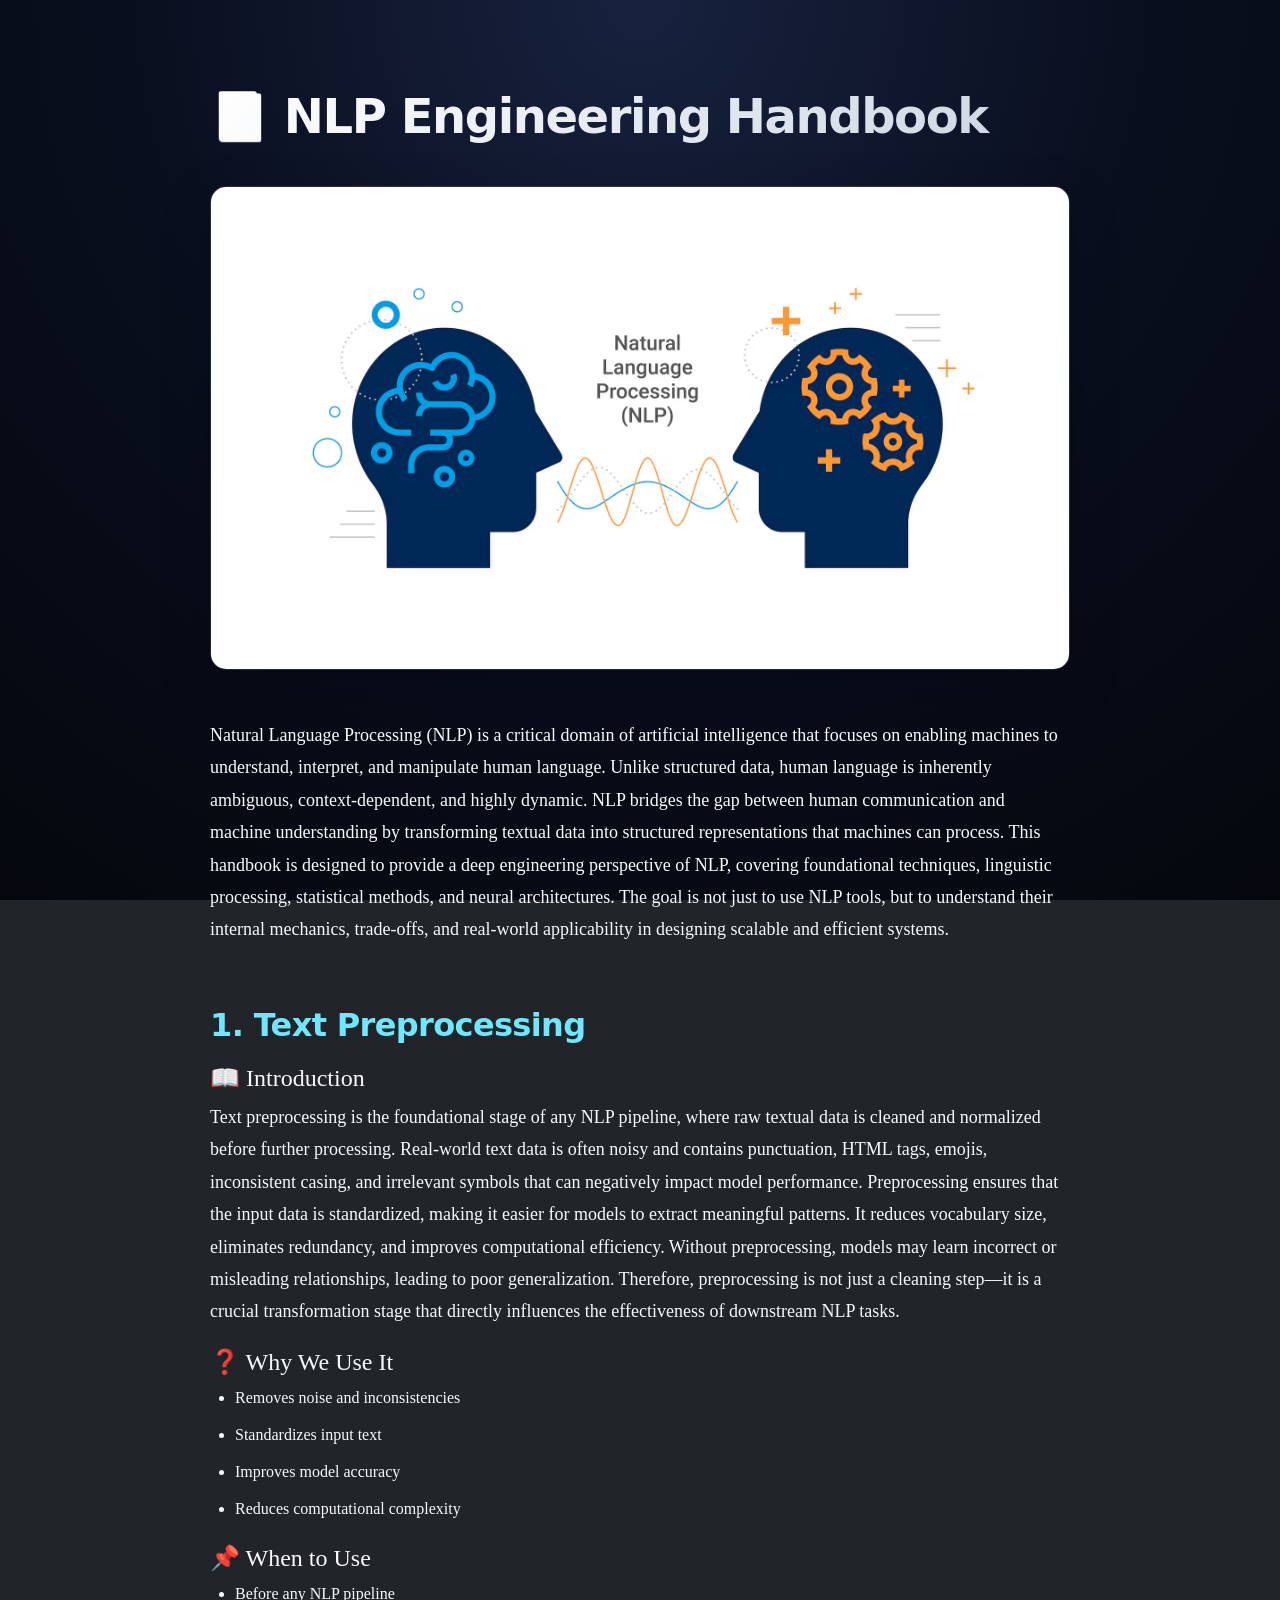
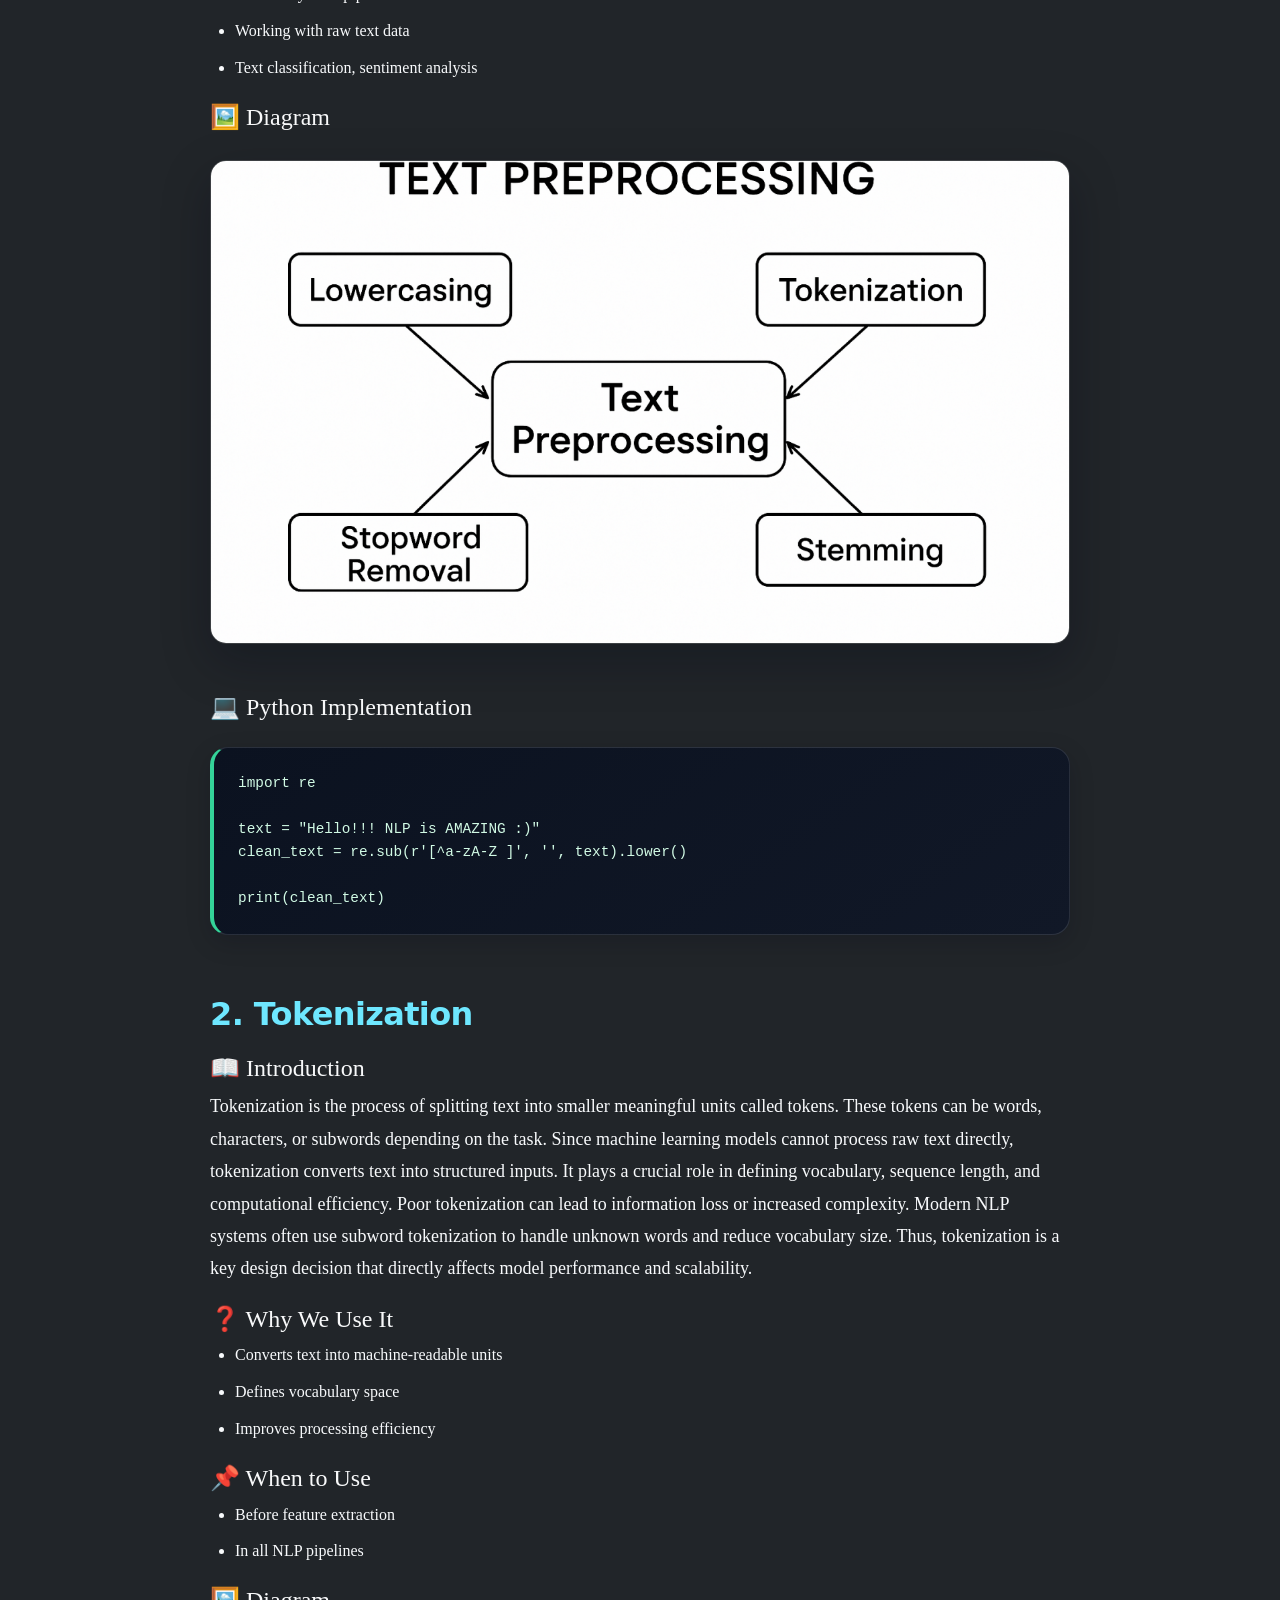
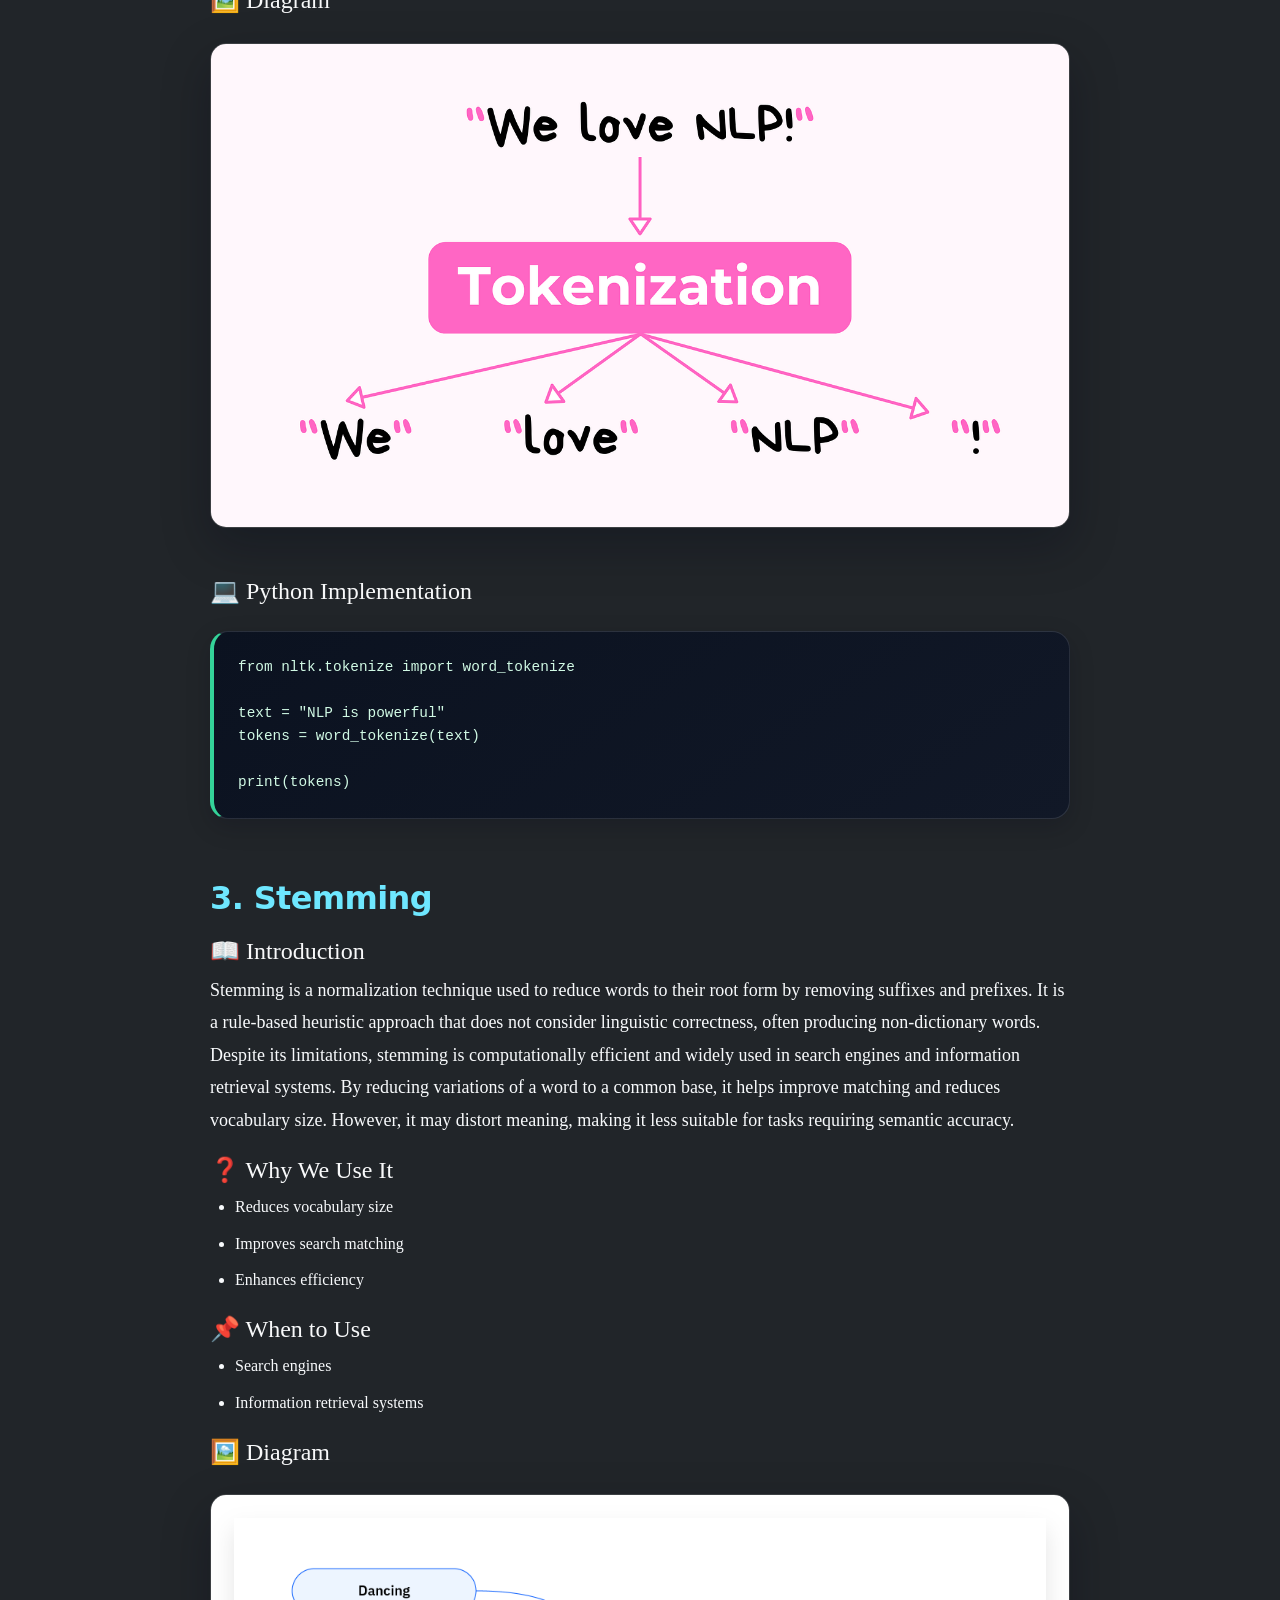
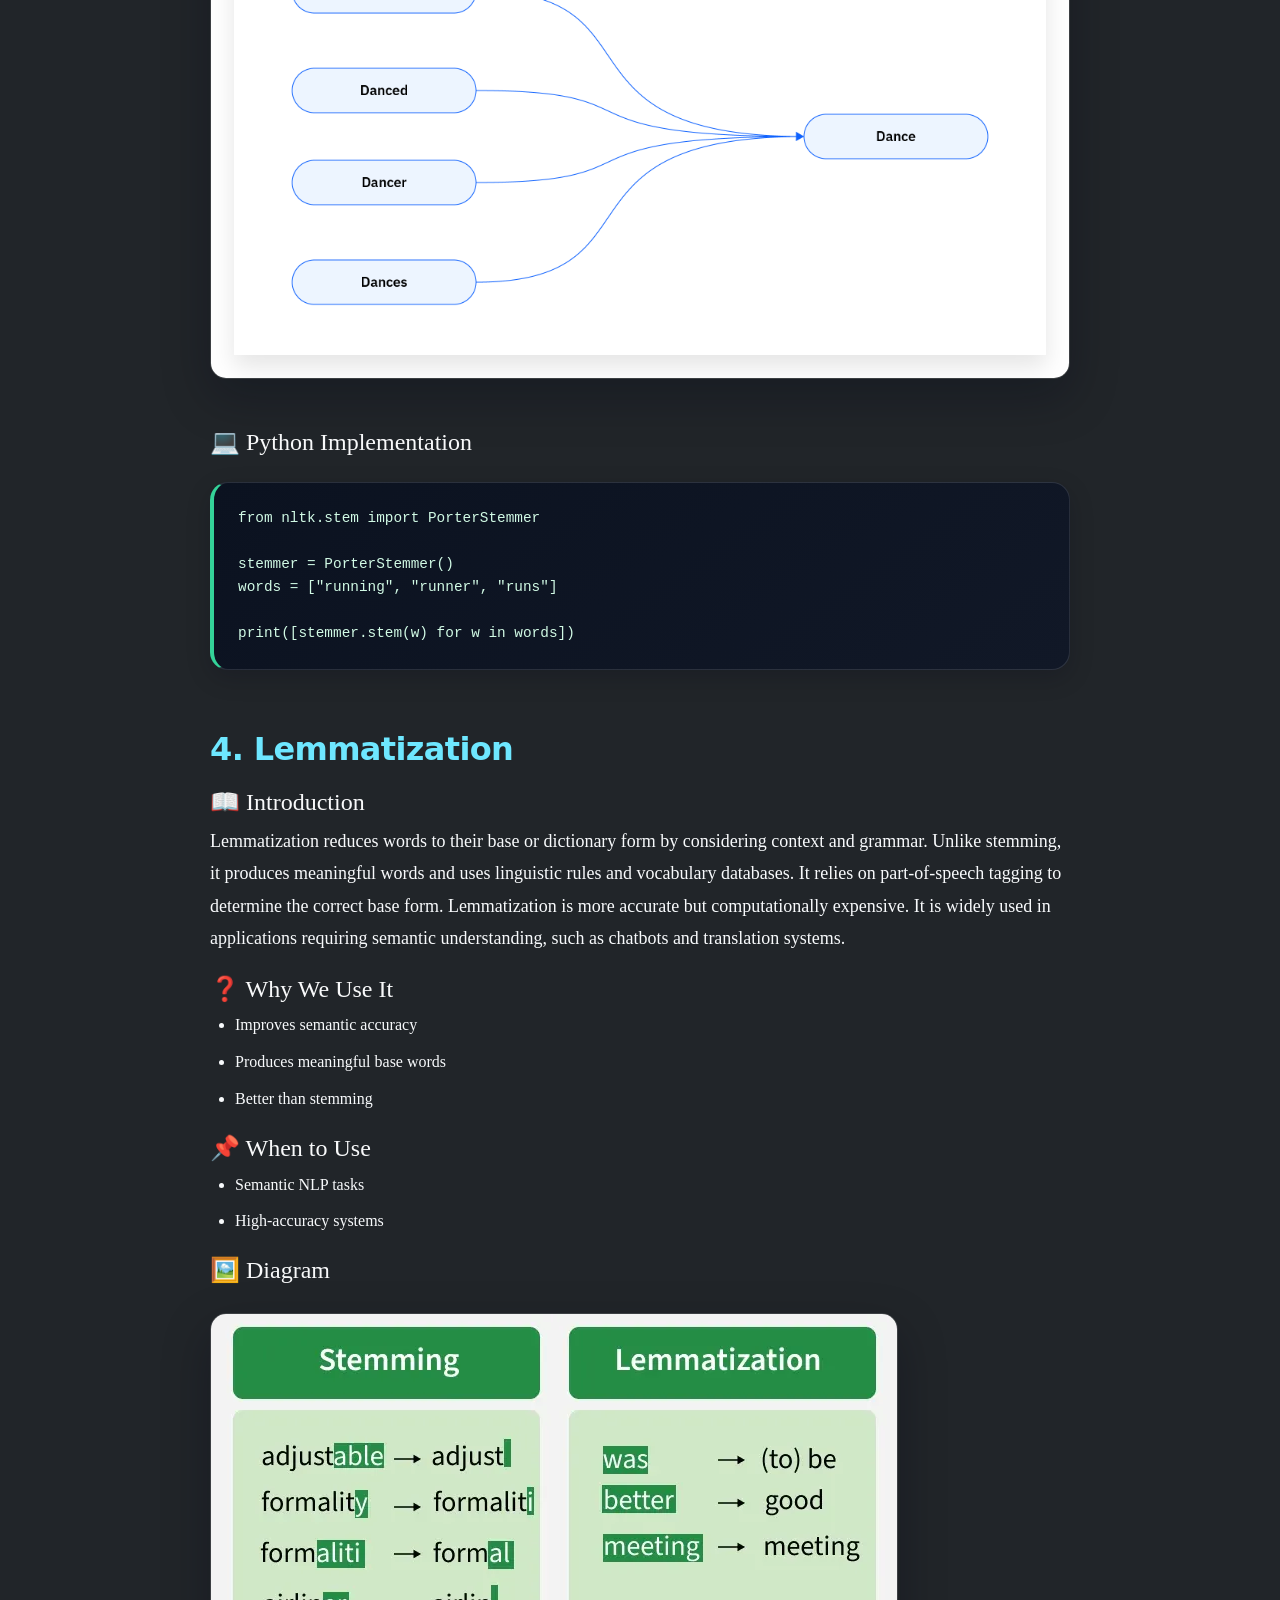
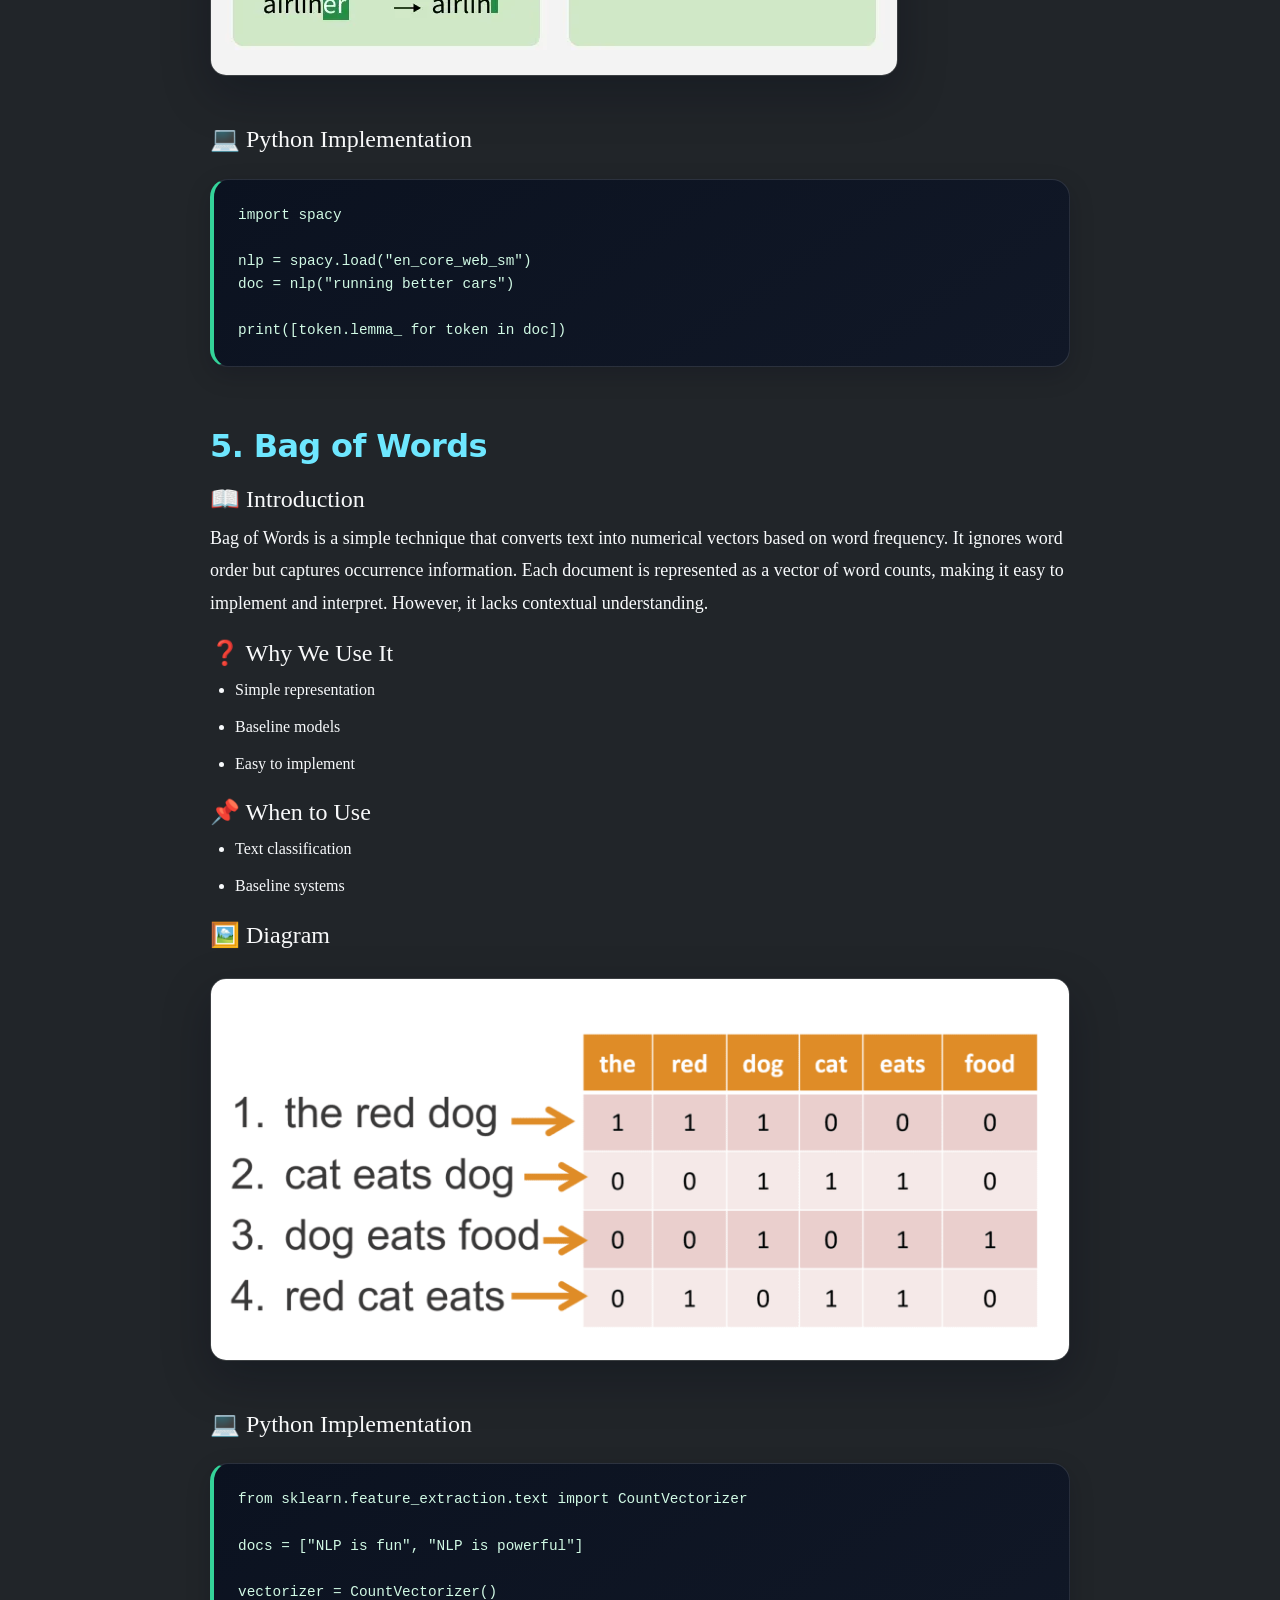
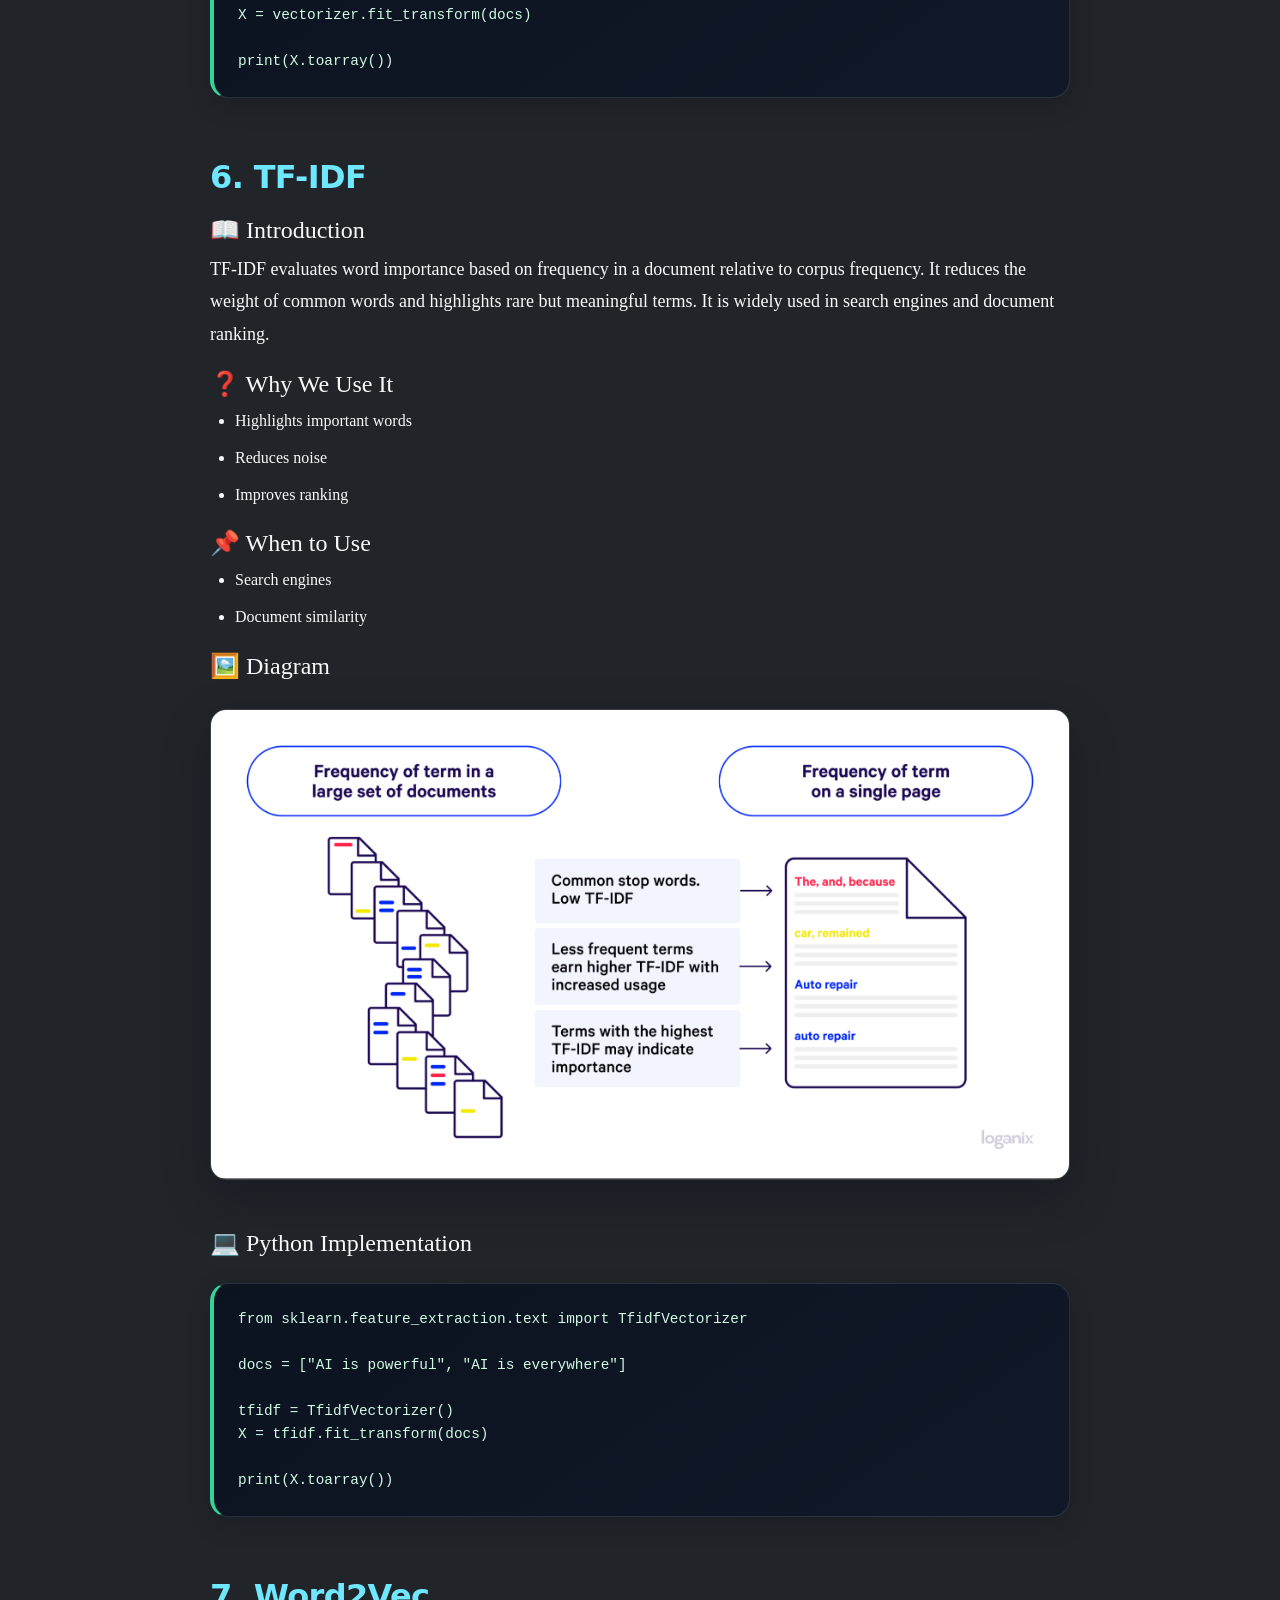
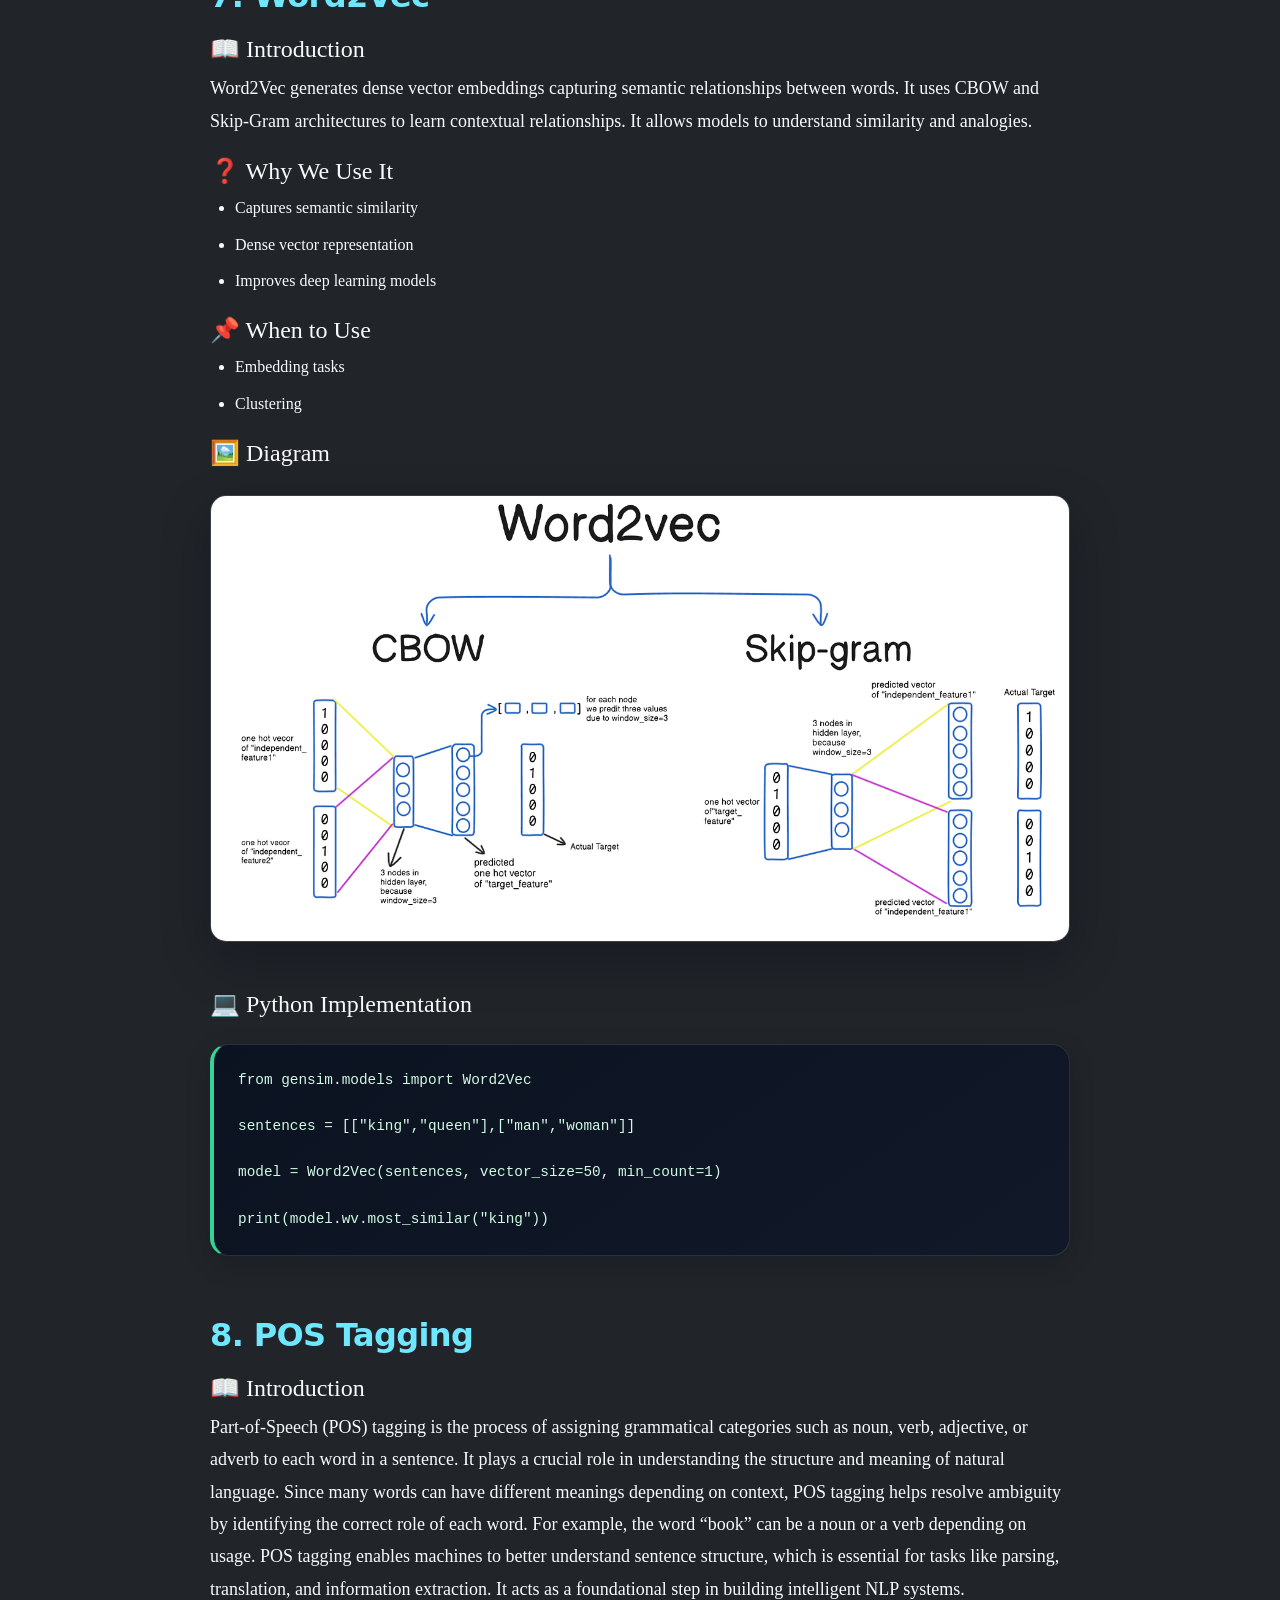
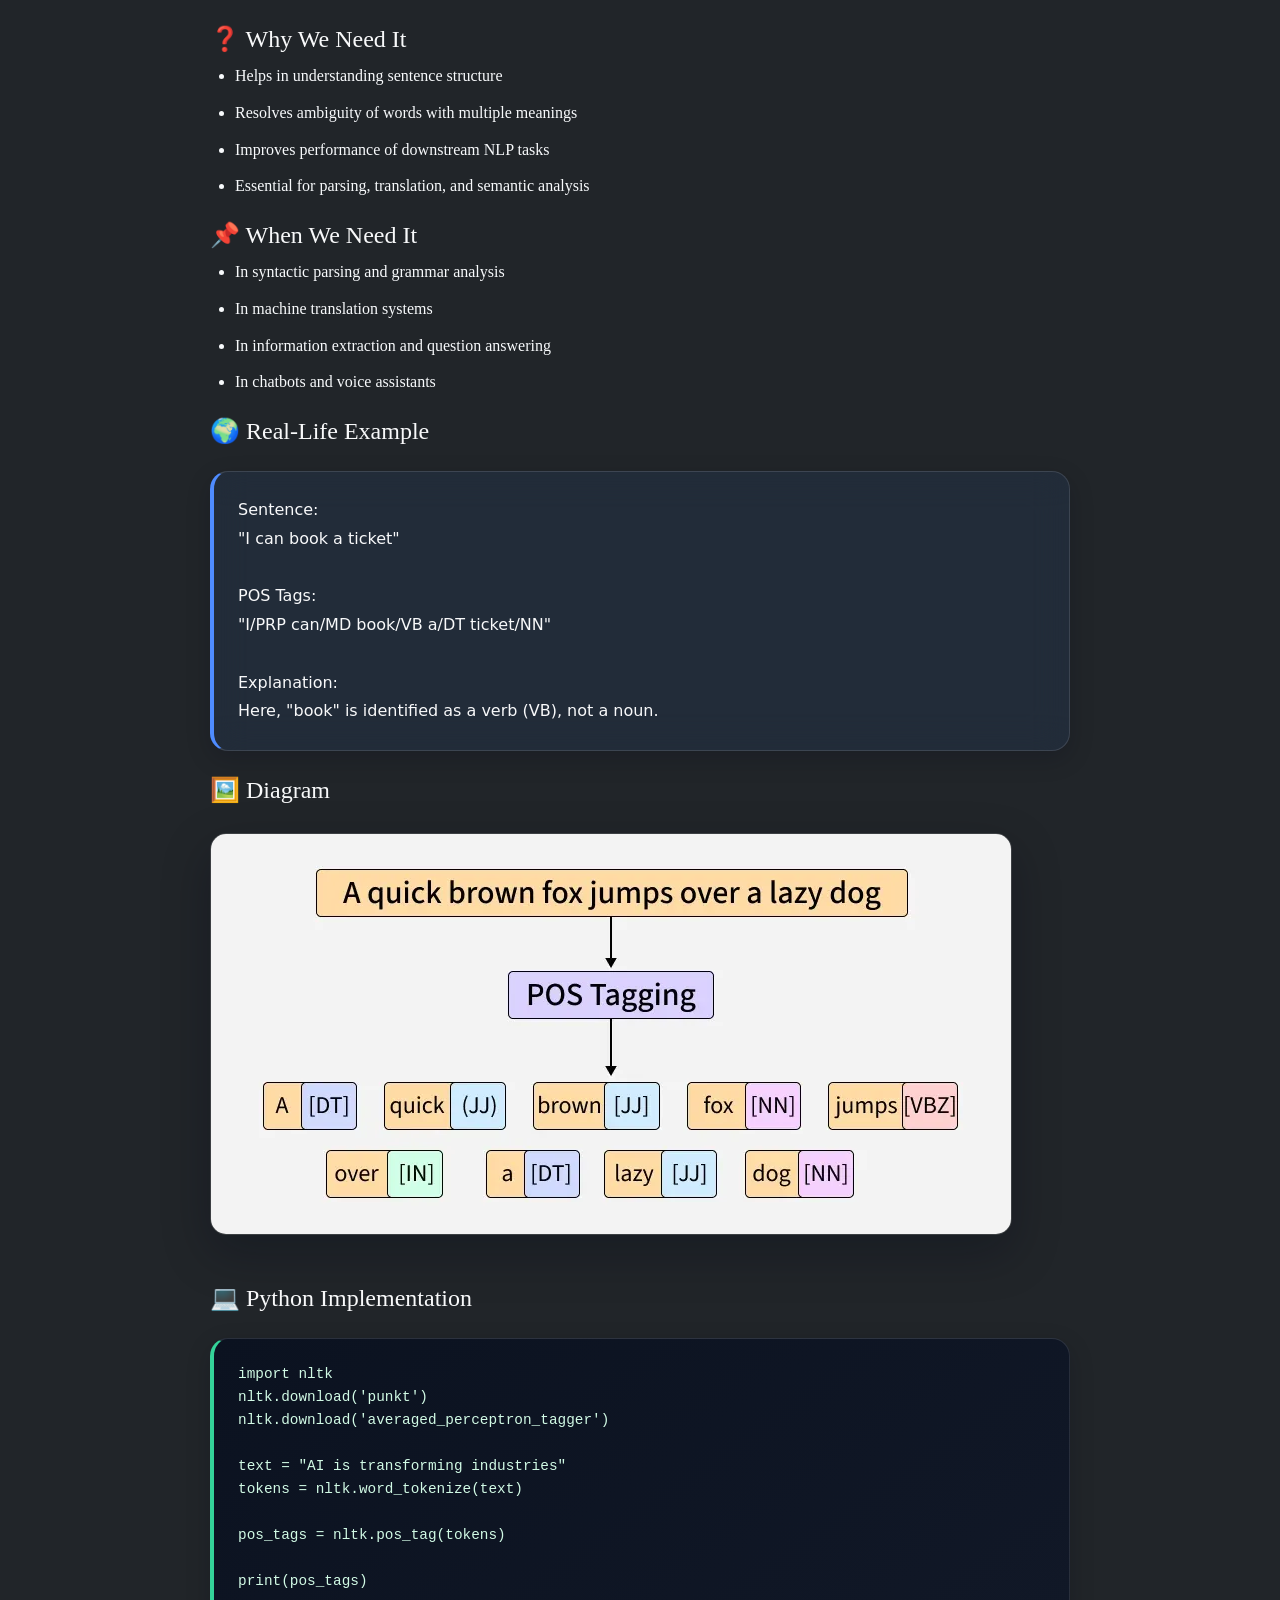
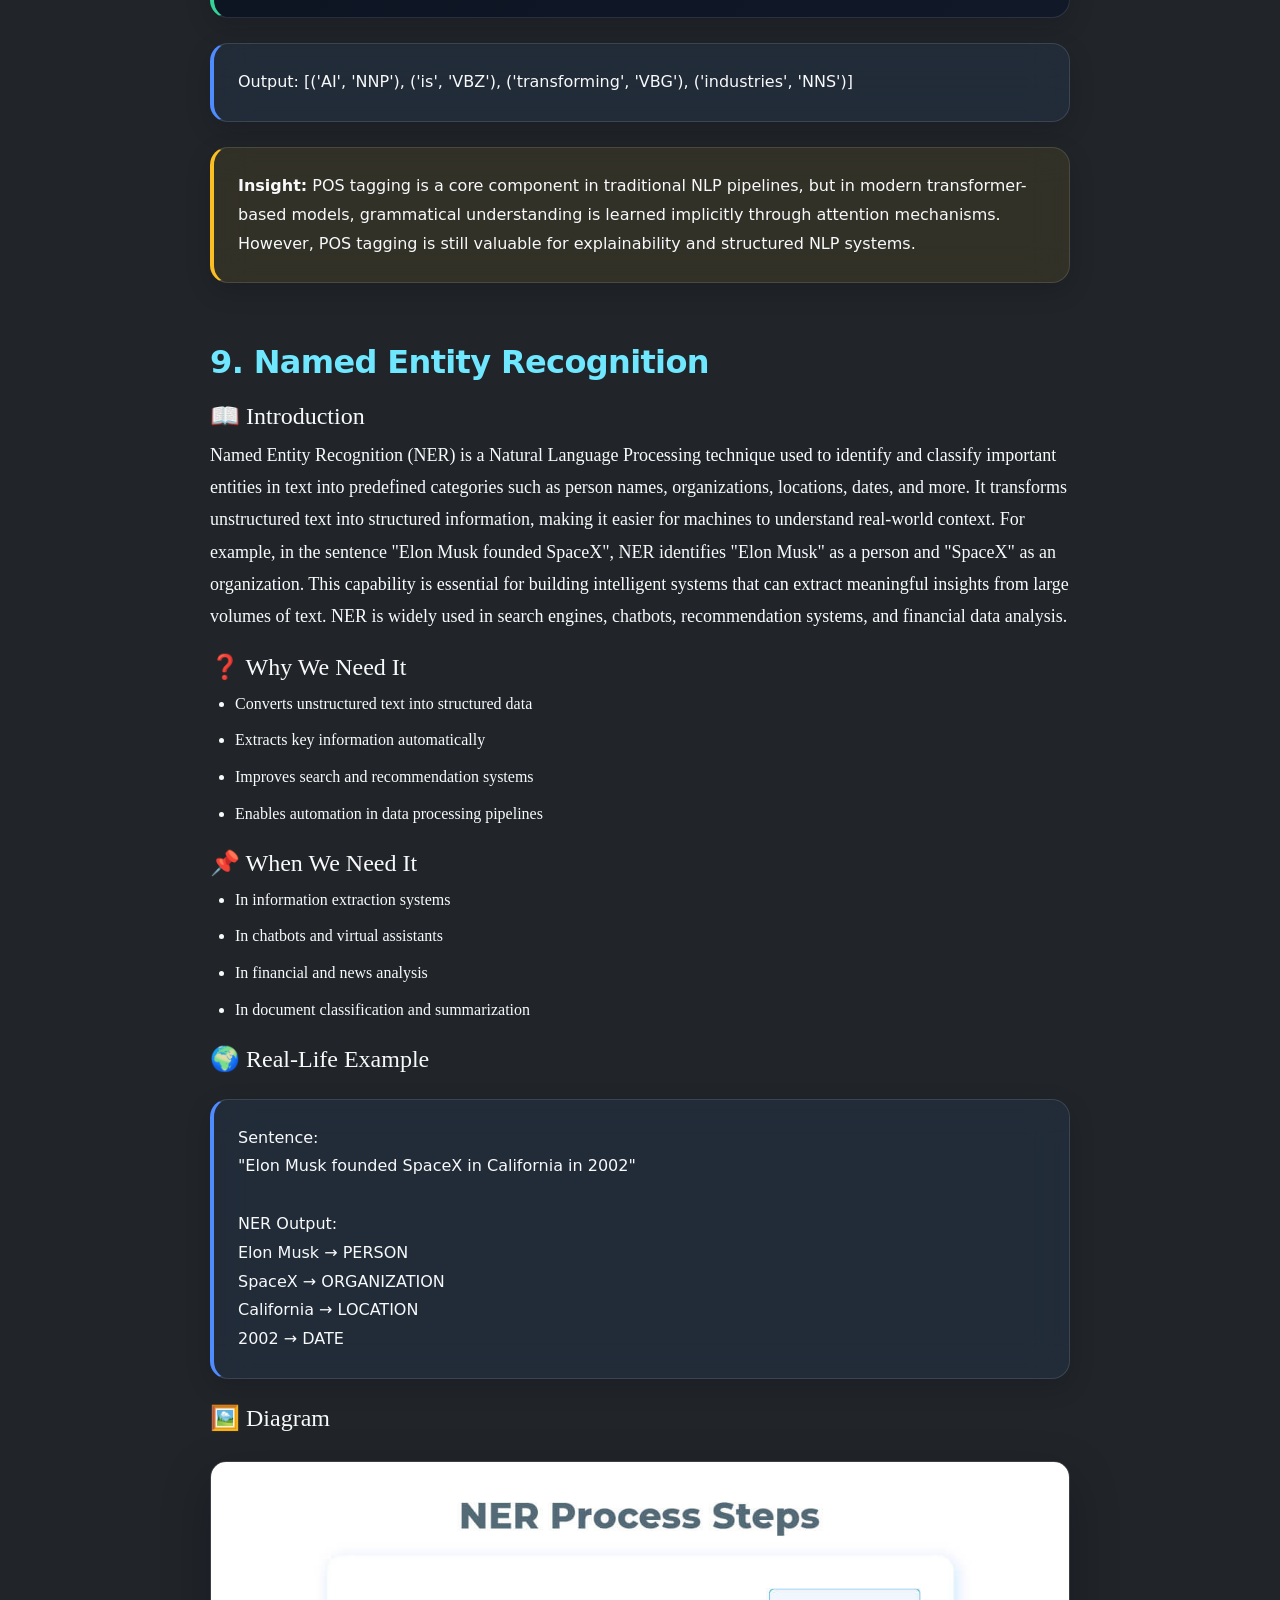
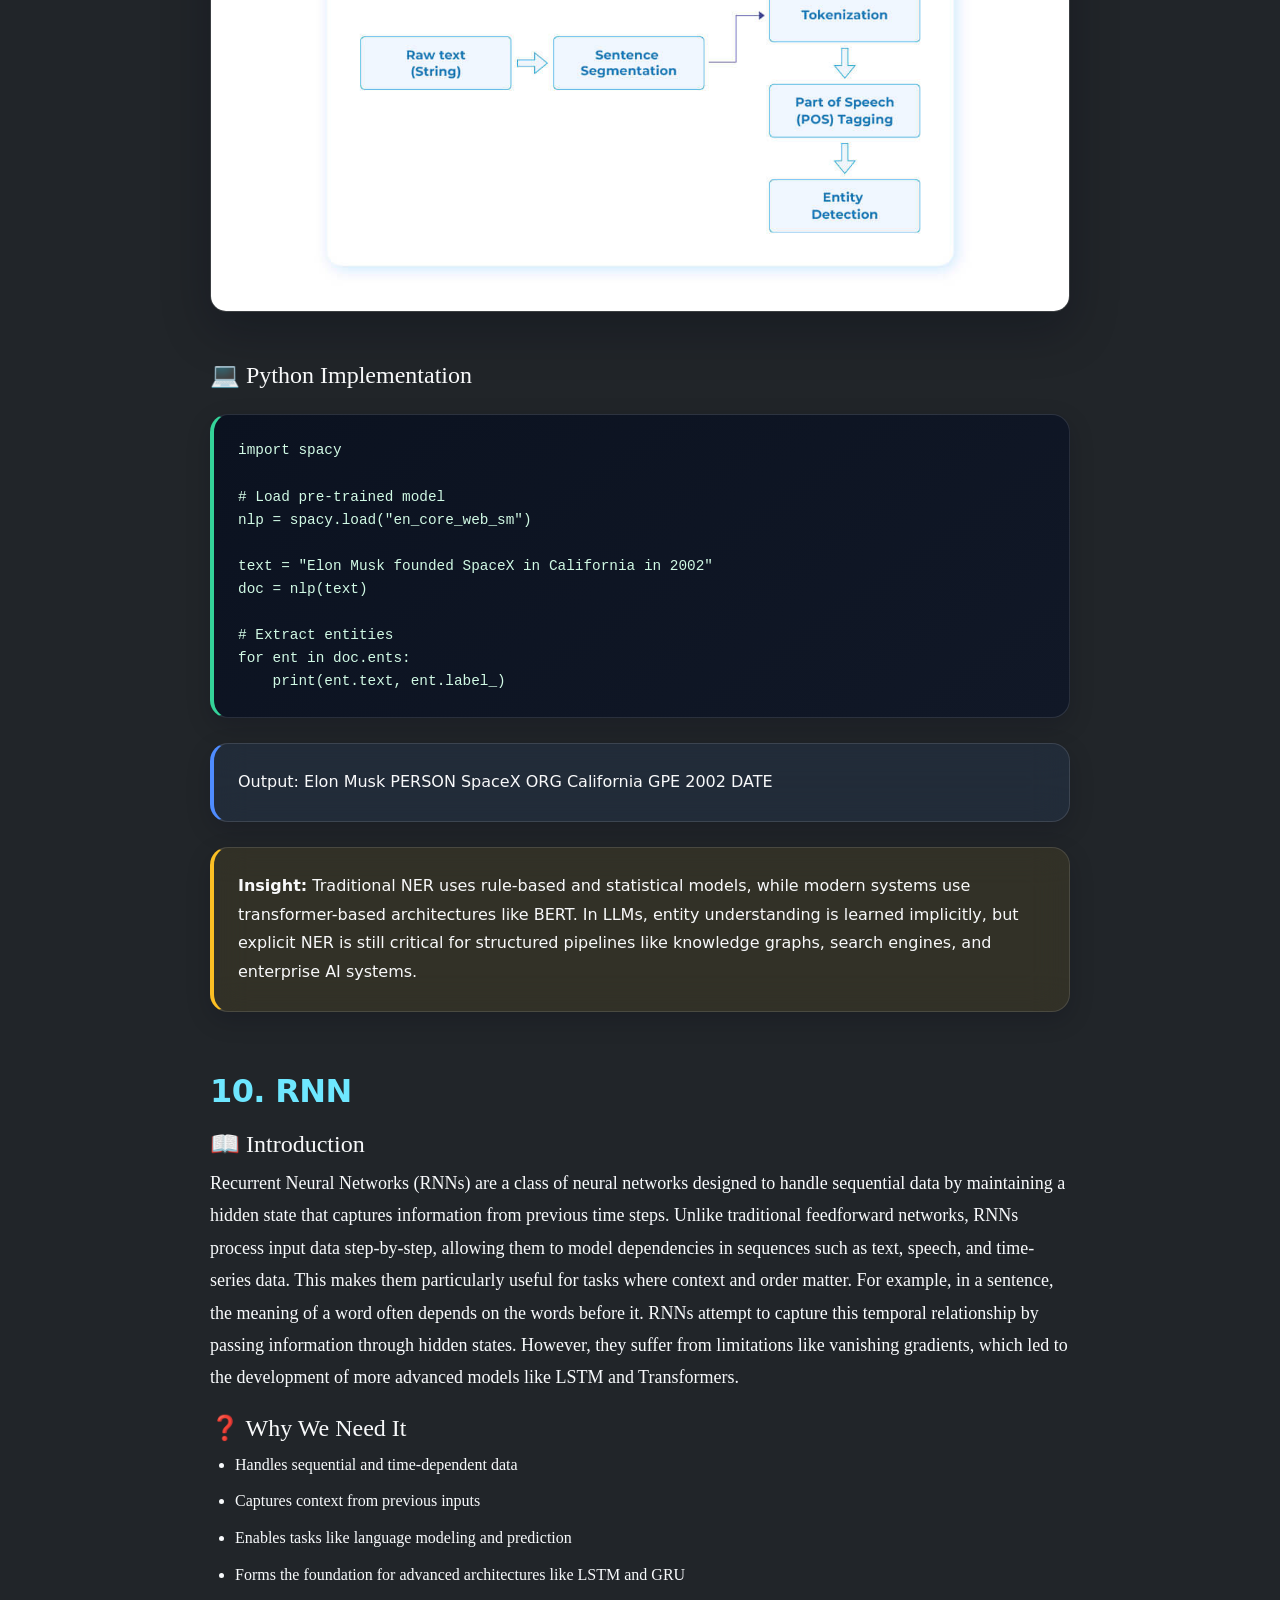
<file: nlp.html>
<!DOCTYPE html>
<html>
<head>
<title>NLP Engineering Handbook - Deep Edition</title>
<link href="https://cdn.jsdelivr.net/npm/bootstrap@5.3.0/dist/css/bootstrap.min.css" rel="stylesheet">
<link rel="stylesheet" href="./asset/css/style.css">
</head>
<body class="p-5 bg-dark text-light">
<div class="container">

<h1 class="chapter-title">📘 NLP Engineering Handbook</h1>
<img src="./asset/img/NLP.png"><br><br>
<p>
Natural Language Processing (NLP) is a critical domain of artificial intelligence that focuses on enabling machines to understand, interpret, and manipulate human language. Unlike structured data, human language is inherently ambiguous, context-dependent, and highly dynamic. NLP bridges the gap between human communication and machine understanding by transforming textual data into structured representations that machines can process. This handbook is designed to provide a deep engineering perspective of NLP, covering foundational techniques, linguistic processing, statistical methods, and neural architectures. The goal is not just to use NLP tools, but to understand their internal mechanics, trade-offs, and real-world applicability in designing scalable and efficient systems.
</p>

<!-- ================= TEXT PREPROCESSING ================= -->

<h2 class="section-title">1. Text Preprocessing</h2>

<h4>📖 Introduction</h4>
<p>
Text preprocessing is the foundational stage of any NLP pipeline, where raw textual data is cleaned and normalized before further processing. Real-world text data is often noisy and contains punctuation, HTML tags, emojis, inconsistent casing, and irrelevant symbols that can negatively impact model performance. Preprocessing ensures that the input data is standardized, making it easier for models to extract meaningful patterns. It reduces vocabulary size, eliminates redundancy, and improves computational efficiency. Without preprocessing, models may learn incorrect or misleading relationships, leading to poor generalization. Therefore, preprocessing is not just a cleaning step—it is a crucial transformation stage that directly influences the effectiveness of downstream NLP tasks.
</p>

<h4>❓ Why We Use It</h4>
<ul>
<li>Removes noise and inconsistencies</li>
<li>Standardizes input text</li>
<li>Improves model accuracy</li>
<li>Reduces computational complexity</li>
</ul>

<h4>📌 When to Use</h4>
<ul>
<li>Before any NLP pipeline</li>
<li>Working with raw text data</li>
<li>Text classification, sentiment analysis</li>
</ul>

<h4>🖼️ Diagram</h4>
<img src="./asset/img/text-processing.png"><br><br>

<h4>💻 Python Implementation</h4>
<pre class="code-box">
import re

text = "Hello!!! NLP is AMAZING :)"
clean_text = re.sub(r'[^a-zA-Z ]', '', text).lower()

print(clean_text)
</pre>


<!-- ================= TOKENIZATION ================= -->

<h2 class="section-title">2. Tokenization</h2>

<h4>📖 Introduction</h4>
<p>
Tokenization is the process of splitting text into smaller meaningful units called tokens. These tokens can be words, characters, or subwords depending on the task. Since machine learning models cannot process raw text directly, tokenization converts text into structured inputs. It plays a crucial role in defining vocabulary, sequence length, and computational efficiency. Poor tokenization can lead to information loss or increased complexity. Modern NLP systems often use subword tokenization to handle unknown words and reduce vocabulary size. Thus, tokenization is a key design decision that directly affects model performance and scalability.
</p>

<h4>❓ Why We Use It</h4>
<ul>
<li>Converts text into machine-readable units</li>
<li>Defines vocabulary space</li>
<li>Improves processing efficiency</li>
</ul>

<h4>📌 When to Use</h4>
<ul>
<li>Before feature extraction</li>
<li>In all NLP pipelines</li>
</ul>

<h4>🖼️ Diagram</h4>
<img src="./asset/img/tokenization.png"><br><br>

<h4>💻 Python Implementation</h4>
<pre class="code-box">
from nltk.tokenize import word_tokenize

text = "NLP is powerful"
tokens = word_tokenize(text)

print(tokens)
</pre>

<!-- ================= STEMMING ================= -->

<h2 class="section-title">3. Stemming</h2>

<h4>📖 Introduction</h4>
<p>
Stemming is a normalization technique used to reduce words to their root form by removing suffixes and prefixes. It is a rule-based heuristic approach that does not consider linguistic correctness, often producing non-dictionary words. Despite its limitations, stemming is computationally efficient and widely used in search engines and information retrieval systems. By reducing variations of a word to a common base, it helps improve matching and reduces vocabulary size. However, it may distort meaning, making it less suitable for tasks requiring semantic accuracy.
</p>

<h4>❓ Why We Use It</h4>
<ul>
<li>Reduces vocabulary size</li>
<li>Improves search matching</li>
<li>Enhances efficiency</li>
</ul>

<h4>📌 When to Use</h4>
<ul>
<li>Search engines</li>
<li>Information retrieval systems</li>
</ul>

<h4>🖼️ Diagram</h4>
<img src="./asset/img/stemming.png"><br><br>

<h4>💻 Python Implementation</h4>
<pre class="code-box">
from nltk.stem import PorterStemmer

stemmer = PorterStemmer()
words = ["running", "runner", "runs"]

print([stemmer.stem(w) for w in words])
</pre>

<!-- ================= LEMMATIZATION ================= -->

<h2 class="section-title">4. Lemmatization</h2>

<h4>📖 Introduction</h4>
<p>
Lemmatization reduces words to their base or dictionary form by considering context and grammar. Unlike stemming, it produces meaningful words and uses linguistic rules and vocabulary databases. It relies on part-of-speech tagging to determine the correct base form. Lemmatization is more accurate but computationally expensive. It is widely used in applications requiring semantic understanding, such as chatbots and translation systems.
</p>

<h4>❓ Why We Use It</h4>
<ul>
<li>Improves semantic accuracy</li>
<li>Produces meaningful base words</li>
<li>Better than stemming</li>
</ul>

<h4>📌 When to Use</h4>
<ul>
<li>Semantic NLP tasks</li>
<li>High-accuracy systems</li>
</ul>

<h4>🖼️ Diagram</h4>
<img src="./asset/img/lemmatization.png"><br><br>

<h4>💻 Python Implementation</h4>
<pre class="code-box">
import spacy

nlp = spacy.load("en_core_web_sm")
doc = nlp("running better cars")

print([token.lemma_ for token in doc])
</pre>

<!-- ================= BAG OF WORDS ================= -->

<h2 class="section-title">5. Bag of Words</h2>

<h4>📖 Introduction</h4>
<p>
Bag of Words is a simple technique that converts text into numerical vectors based on word frequency. It ignores word order but captures occurrence information. Each document is represented as a vector of word counts, making it easy to implement and interpret. However, it lacks contextual understanding.
</p>

<h4>❓ Why We Use It</h4>
<ul>
<li>Simple representation</li>
<li>Baseline models</li>
<li>Easy to implement</li>
</ul>

<h4>📌 When to Use</h4>
<ul>
<li>Text classification</li>
<li>Baseline systems</li>
</ul>

<h4>🖼️ Diagram</h4>
<img src="./asset/img/bag-of-words.png"><br><br>

<h4>💻 Python Implementation</h4>
<pre class="code-box">
from sklearn.feature_extraction.text import CountVectorizer

docs = ["NLP is fun", "NLP is powerful"]

vectorizer = CountVectorizer()
X = vectorizer.fit_transform(docs)

print(X.toarray())
</pre>

<!-- ================= TF-IDF ================= -->

<h2 class="section-title">6. TF-IDF</h2>

<h4>📖 Introduction</h4>
<p>
TF-IDF evaluates word importance based on frequency in a document relative to corpus frequency. It reduces the weight of common words and highlights rare but meaningful terms. It is widely used in search engines and document ranking.
</p>

<h4>❓ Why We Use It</h4>
<ul>
<li>Highlights important words</li>
<li>Reduces noise</li>
<li>Improves ranking</li>
</ul>

<h4>📌 When to Use</h4>
<ul>
<li>Search engines</li>
<li>Document similarity</li>
</ul>

<h4>🖼️ Diagram</h4>
<img src="./asset/img/tf-idf.png"><br><br>

<h4>💻 Python Implementation</h4>
<pre class="code-box">
from sklearn.feature_extraction.text import TfidfVectorizer

docs = ["AI is powerful", "AI is everywhere"]

tfidf = TfidfVectorizer()
X = tfidf.fit_transform(docs)

print(X.toarray())
</pre>

<!-- ================= WORD2VEC ================= -->

<h2 class="section-title">7. Word2Vec</h2>

<h4>📖 Introduction</h4>
<p>
Word2Vec generates dense vector embeddings capturing semantic relationships between words. It uses CBOW and Skip-Gram architectures to learn contextual relationships. It allows models to understand similarity and analogies.
</p>

<h4>❓ Why We Use It</h4>
<ul>
<li>Captures semantic similarity</li>
<li>Dense vector representation</li>
<li>Improves deep learning models</li>
</ul>

<h4>📌 When to Use</h4>
<ul>
<li>Embedding tasks</li>
<li>Clustering</li>
</ul>

<h4>🖼️ Diagram</h4>
<img src="./asset/img/w2v.png"><br><br>

<h4>💻 Python Implementation</h4>
<pre class="code-box">
from gensim.models import Word2Vec

sentences = [["king","queen"],["man","woman"]]

model = Word2Vec(sentences, vector_size=50, min_count=1)

print(model.wv.most_similar("king"))
</pre>

<!-- ================= POS TAGGING (UPGRADED) ================= -->

<h2 class="section-title">8. POS Tagging</h2>

<h4>📖 Introduction</h4>
<p>
Part-of-Speech (POS) tagging is the process of assigning grammatical categories such as noun, verb, adjective, or adverb to each word in a sentence. It plays a crucial role in understanding the structure and meaning of natural language. Since many words can have different meanings depending on context, POS tagging helps resolve ambiguity by identifying the correct role of each word. For example, the word “book” can be a noun or a verb depending on usage. POS tagging enables machines to better understand sentence structure, which is essential for tasks like parsing, translation, and information extraction. It acts as a foundational step in building intelligent NLP systems.
</p>

<h4>❓ Why We Need It</h4>
<ul>
<li>Helps in understanding sentence structure</li>
<li>Resolves ambiguity of words with multiple meanings</li>
<li>Improves performance of downstream NLP tasks</li>
<li>Essential for parsing, translation, and semantic analysis</li>
</ul>

<h4>📌 When We Need It</h4>
<ul>
<li>In syntactic parsing and grammar analysis</li>
<li>In machine translation systems</li>
<li>In information extraction and question answering</li>
<li>In chatbots and voice assistants</li>
</ul>

<h4>🌍 Real-Life Example</h4>
<div class="example-box">
Sentence: <br>
"I can book a ticket"

<br><br>

POS Tags: <br>
"I/PRP can/MD book/VB a/DT ticket/NN"

<br><br>

Explanation: <br>
Here, "book" is identified as a verb (VB), not a noun.
</div>

<h4>🖼️ Diagram</h4>
<img src="./asset/img/pos-tagging.png"><br><br>


<h4>💻 Python Implementation</h4>
<pre class="code-box">
import nltk
nltk.download('punkt')
nltk.download('averaged_perceptron_tagger')

text = "AI is transforming industries"
tokens = nltk.word_tokenize(text)

pos_tags = nltk.pos_tag(tokens)

print(pos_tags)
</pre>

<div class="example-box">
Output:
[('AI', 'NNP'), ('is', 'VBZ'), ('transforming', 'VBG'), ('industries', 'NNS')]
</div>

<div class="insight-box">
<strong>Insight:</strong> POS tagging is a core component in traditional NLP pipelines, but in modern transformer-based models, grammatical understanding is learned implicitly through attention mechanisms. However, POS tagging is still valuable for explainability and structured NLP systems.
</div>

<!-- ================= NER (UPGRADED) ================= -->

<h2 class="section-title">9. Named Entity Recognition</h2>

<h4>📖 Introduction</h4>
<p>
Named Entity Recognition (NER) is a Natural Language Processing technique used to identify and classify important entities in text into predefined categories such as person names, organizations, locations, dates, and more. It transforms unstructured text into structured information, making it easier for machines to understand real-world context. For example, in the sentence "Elon Musk founded SpaceX", NER identifies "Elon Musk" as a person and "SpaceX" as an organization. This capability is essential for building intelligent systems that can extract meaningful insights from large volumes of text. NER is widely used in search engines, chatbots, recommendation systems, and financial data analysis.
</p>

<h4>❓ Why We Need It</h4>
<ul>
<li>Converts unstructured text into structured data</li>
<li>Extracts key information automatically</li>
<li>Improves search and recommendation systems</li>
<li>Enables automation in data processing pipelines</li>
</ul>

<h4>📌 When We Need It</h4>
<ul>
<li>In information extraction systems</li>
<li>In chatbots and virtual assistants</li>
<li>In financial and news analysis</li>
<li>In document classification and summarization</li>
</ul>

<h4>🌍 Real-Life Example</h4>
<div class="example-box">
Sentence: <br>
"Elon Musk founded SpaceX in California in 2002"

<br><br>

NER Output: <br>
Elon Musk → PERSON <br>
SpaceX → ORGANIZATION <br>
California → LOCATION <br>
2002 → DATE
</div>

<h4>🖼️ Diagram</h4>
<img src="./asset/img/NER.png"><br><br>


<h4>💻 Python Implementation</h4>
<pre class="code-box">
import spacy

# Load pre-trained model
nlp = spacy.load("en_core_web_sm")

text = "Elon Musk founded SpaceX in California in 2002"
doc = nlp(text)

# Extract entities
for ent in doc.ents:
    print(ent.text, ent.label_)
</pre>

<div class="example-box">
Output:
Elon Musk PERSON  
SpaceX ORG  
California GPE  
2002 DATE
</div>

<div class="insight-box">
<strong>Insight:</strong> Traditional NER uses rule-based and statistical models, while modern systems use transformer-based architectures like BERT. In LLMs, entity understanding is learned implicitly, but explicit NER is still critical for structured pipelines like knowledge graphs, search engines, and enterprise AI systems.
</div>

<!-- ================= RNN (UPGRADED) ================= -->

<h2 class="section-title">10. RNN</h2>

<h4>📖 Introduction</h4>
<p>
Recurrent Neural Networks (RNNs) are a class of neural networks designed to handle sequential data by maintaining a hidden state that captures information from previous time steps. Unlike traditional feedforward networks, RNNs process input data step-by-step, allowing them to model dependencies in sequences such as text, speech, and time-series data. This makes them particularly useful for tasks where context and order matter. For example, in a sentence, the meaning of a word often depends on the words before it. RNNs attempt to capture this temporal relationship by passing information through hidden states. However, they suffer from limitations like vanishing gradients, which led to the development of more advanced models like LSTM and Transformers.
</p>

<h4>❓ Why We Need It</h4>
<ul>
<li>Handles sequential and time-dependent data</li>
<li>Captures context from previous inputs</li>
<li>Enables tasks like language modeling and prediction</li>
<li>Forms the foundation for advanced architectures like LSTM and GRU</li>
</ul>

<h4>📌 When We Need It</h4>
<ul>
<li>Text generation and next-word prediction</li>
<li>Speech recognition systems</li>
<li>Time-series forecasting</li>
<li>Sequence classification problems</li>
</ul>

<h4>🌍 Real-Life Example</h4>
<div class="example-box">
Sentence Prediction Task: <br>
"I love machine learning"

<br><br>

RNN learns sequence like: <br>
"I" → "love" → "machine" → "learning"

<br><br>

Goal: Predict next word → "learning"
</div>

<h4>🖼️ Diagram</h4>
<img src="./asset/img/RNN.png"><br><br>


<h4>💻 Python Implementation</h4>
<pre class="code-box">
from tensorflow.keras.models import Sequential
from tensorflow.keras.layers import SimpleRNN, Dense
import numpy as np

# Sample sequential data
X = np.array([[[1],[2],[3]], [[2],[3],[4]]])
y = np.array([4,5])

# Build model
model = Sequential([
    SimpleRNN(10, activation='tanh', input_shape=(3,1)),
    Dense(1)
])

model.compile(optimizer='adam', loss='mse')

# Train model
model.fit(X, y, epochs=100, verbose=0)

# Predict
print(model.predict(X))
</pre>

<div class="example-box">
Output:
Predicted next values close to [4, 5]
</div>

<div class="insight-box">
<strong>Insight:</strong> RNNs introduced the concept of sequence modeling, but they struggle with long-term dependencies due to vanishing gradients. This limitation led to LSTM and GRU architectures, and eventually to Transformers, which completely remove sequential processing using attention mechanisms.
</div>

<!-- ================= LSTM (UPGRADED) ================= -->

<h2 class="section-title">11. LSTM</h2>

<h4>📖 Introduction</h4>
<p>
Long Short-Term Memory (LSTM) is a specialized type of Recurrent Neural Network designed to overcome the limitations of standard RNNs, particularly the vanishing gradient problem. While traditional RNNs struggle to retain information over long sequences, LSTMs introduce a gating mechanism that allows the network to selectively remember or forget information. These gates—input, forget, and output—control the flow of information through the network, enabling it to capture long-term dependencies effectively. This makes LSTMs highly suitable for tasks where context over long sequences is important, such as language modeling, translation, and speech recognition. LSTMs played a crucial role in advancing NLP before the rise of Transformer-based architectures.
</p>

<h4>❓ Why We Need It</h4>
<ul>
<li>Solves vanishing gradient problem in RNNs</li>
<li>Captures long-term dependencies in sequences</li>
<li>Maintains memory over long text inputs</li>
<li>Improves performance in sequential tasks</li>
</ul>

<h4>📌 When We Need It</h4>
<ul>
<li>Long text sequence modeling</li>
<li>Language translation systems</li>
<li>Speech recognition</li>
<li>Time-series forecasting</li>
</ul>

<h4>🌍 Real-Life Example</h4>
<div class="example-box">
Sentence: <br>
"I grew up in France ... I speak fluent French"

<br><br>

Problem: <br>
To understand "French", the model must remember "France" from earlier in the sentence.

<br><br>

Solution: <br>
LSTM remembers long-term context → connects "France" → "French"
</div>

<h4>🖼️ Diagram</h4>
<img src="./asset/img/LSTM.png"><br><br>


<h4>💻 Python Implementation</h4>
<pre class="code-box">
from tensorflow.keras.models import Sequential
from tensorflow.keras.layers import LSTM, Dense
import numpy as np

# Sample sequential dataset
X = np.array([[[1],[2],[3]], [[2],[3],[4]]])
y = np.array([4,5])

# Build LSTM model
model = Sequential([
    LSTM(50, activation='tanh', input_shape=(3,1)),
    Dense(1)
])

model.compile(optimizer='adam', loss='mse')

# Train model
model.fit(X, y, epochs=100, verbose=0)

# Predict
print(model.predict(X))
</pre>

<div class="example-box">
Output:
Predicted values close to [4, 5]
</div>

<div class="insight-box">
<strong>Insight:</strong> LSTMs significantly improved sequence modeling by handling long-term dependencies, but they are still sequential in nature and slow to train. This limitation led to the development of Transformers, which use attention mechanisms to process sequences in parallel and achieve better scalability.
</div>

<!-- ================= EVALUATION METRICS (UPGRADED) ================= -->

<h2 class="section-title">12. Evaluation Metrics</h2>

<h4>📖 Introduction</h4>
<p>
Evaluation metrics are used to measure how well an NLP model performs on a given task. Since models make predictions, it is essential to quantify how accurate and reliable those predictions are. Different tasks require different evaluation methods—for example, classification tasks use precision and recall, while text generation tasks may use BLEU or ROUGE scores. A good evaluation metric helps identify model strengths and weaknesses, ensures fair comparison between models, and guides improvements. Without proper evaluation, a model may appear accurate but fail in real-world scenarios. Therefore, choosing the right metric is as important as building the model itself.
</p>

<h4>❓ Why We Need It</h4>
<ul>
<li>Measures model accuracy and performance</li>
<li>Helps compare different models objectively</li>
<li>Identifies strengths and weaknesses</li>
<li>Ensures reliability before deployment</li>
</ul>

<h4>📌 When We Need It</h4>
<ul>
<li>After training a model</li>
<li>During model validation and testing</li>
<li>While tuning hyperparameters</li>
<li>Before deploying models in production</li>
</ul>

<h4>🌍 Real-Life Example</h4>
<div class="example-box">
Spam Detection System:

<br><br>

Actual Labels: [Spam, Not Spam, Spam] <br>
Predicted Labels: [Spam, Not Spam, Not Spam]

<br><br>

Here:
- Precision → How many predicted spam are actually spam  
- Recall → How many actual spam were correctly identified  
- F1 Score → Balance between precision and recall
</div>

<h4>🖼️ Diagram</h4>
<img src="./asset/img/evaluation-matrics.png"><br><br>


<h4>💻 Python Implementation</h4>
<pre class="code-box">
from sklearn.metrics import precision_score, recall_score, f1_score

# Actual and predicted labels
y_true = [1, 0, 1, 1]
y_pred = [1, 0, 0, 1]

# Calculate metrics
precision = precision_score(y_true, y_pred)
recall = recall_score(y_true, y_pred)
f1 = f1_score(y_true, y_pred)

print("Precision:", precision)
print("Recall:", recall)
print("F1 Score:", f1)
</pre>

<div class="example-box">
Output:
Precision: 1.0  
Recall: 0.66  
F1 Score: 0.8
</div>

<div class="insight-box">
<strong>Insight:</strong> In modern NLP systems like LLMs, traditional metrics such as F1 score are not always sufficient. Tasks like text generation require advanced evaluation methods such as BLEU, ROUGE, and even human evaluation. Choosing the wrong metric can lead to misleading conclusions about model performance.
</div>

</div>

<!-- ================= CTA ================= -->
<div class="start-btn">
    <button onclick="openPage('index.html')">Home Page →</button>
</div>

<script>
function openPage(page){
    window.location.href = page;
}
</script>
</body>

</html>
</file>
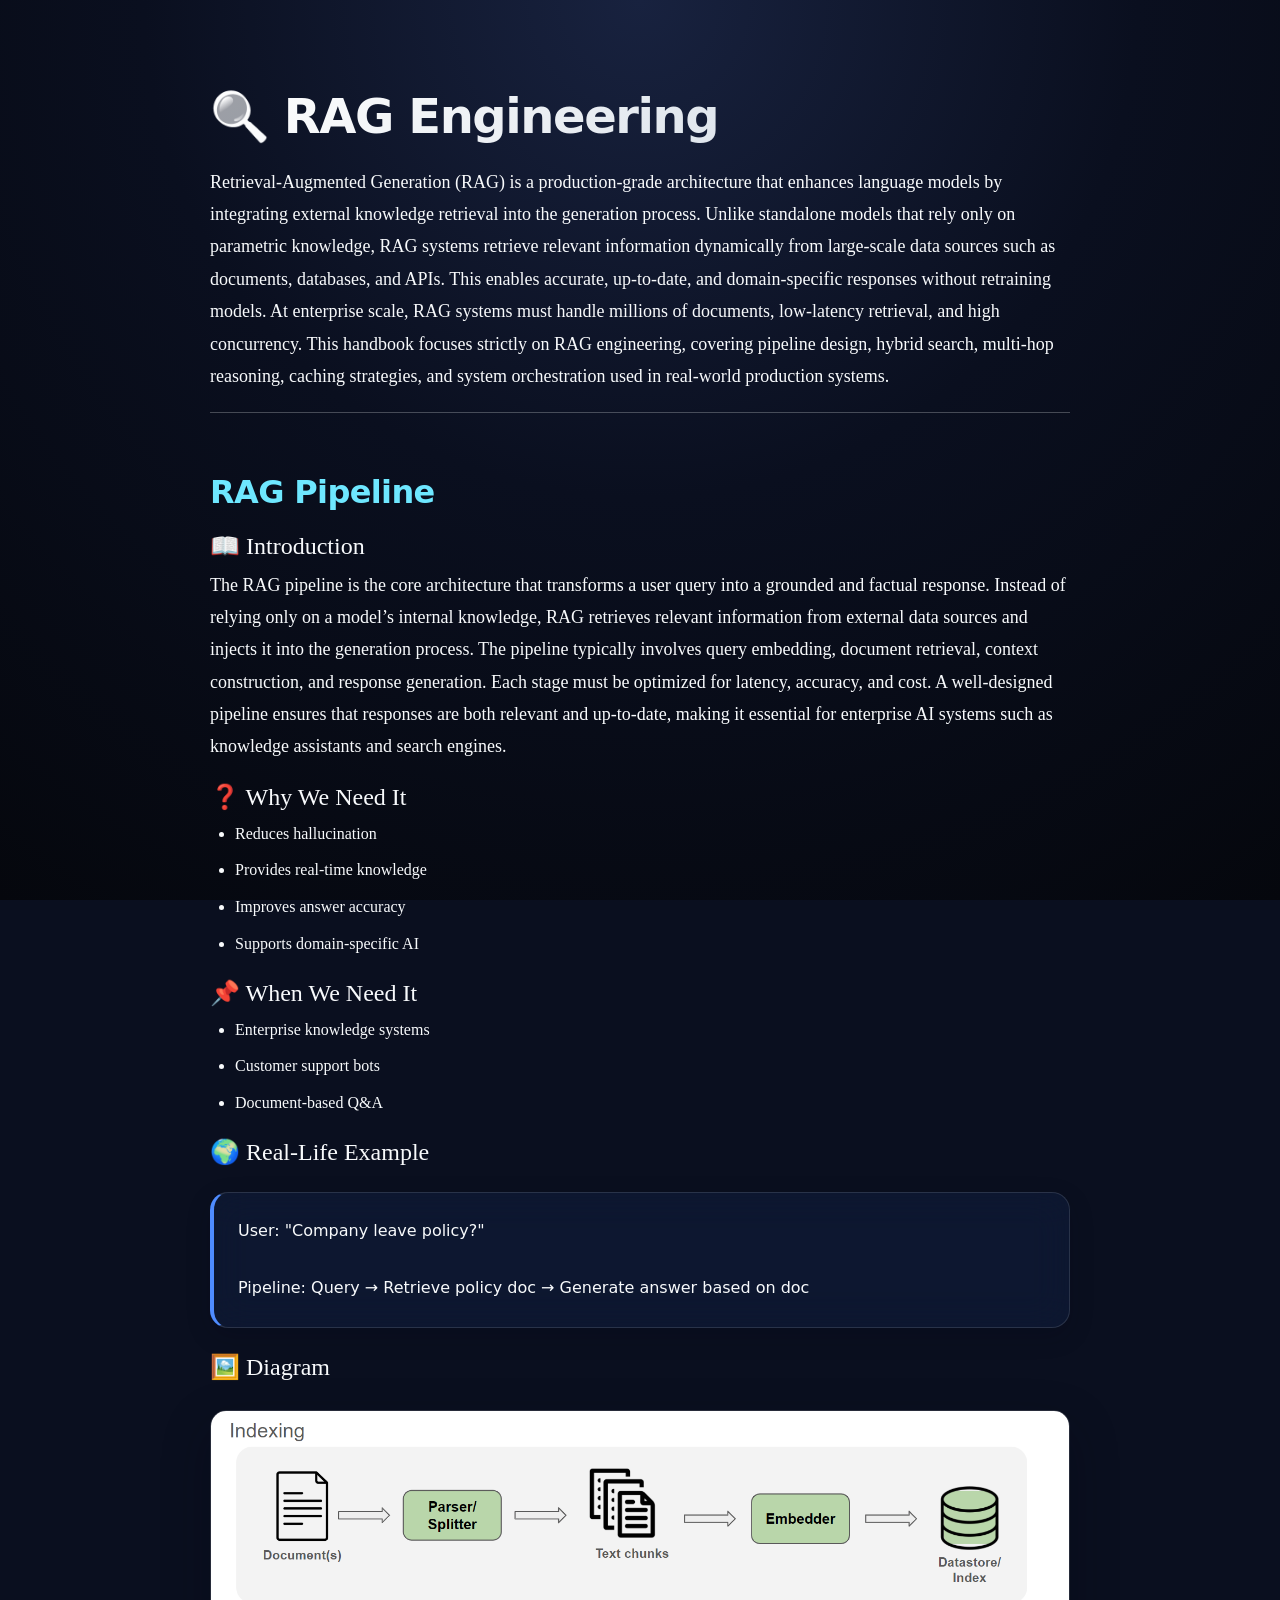
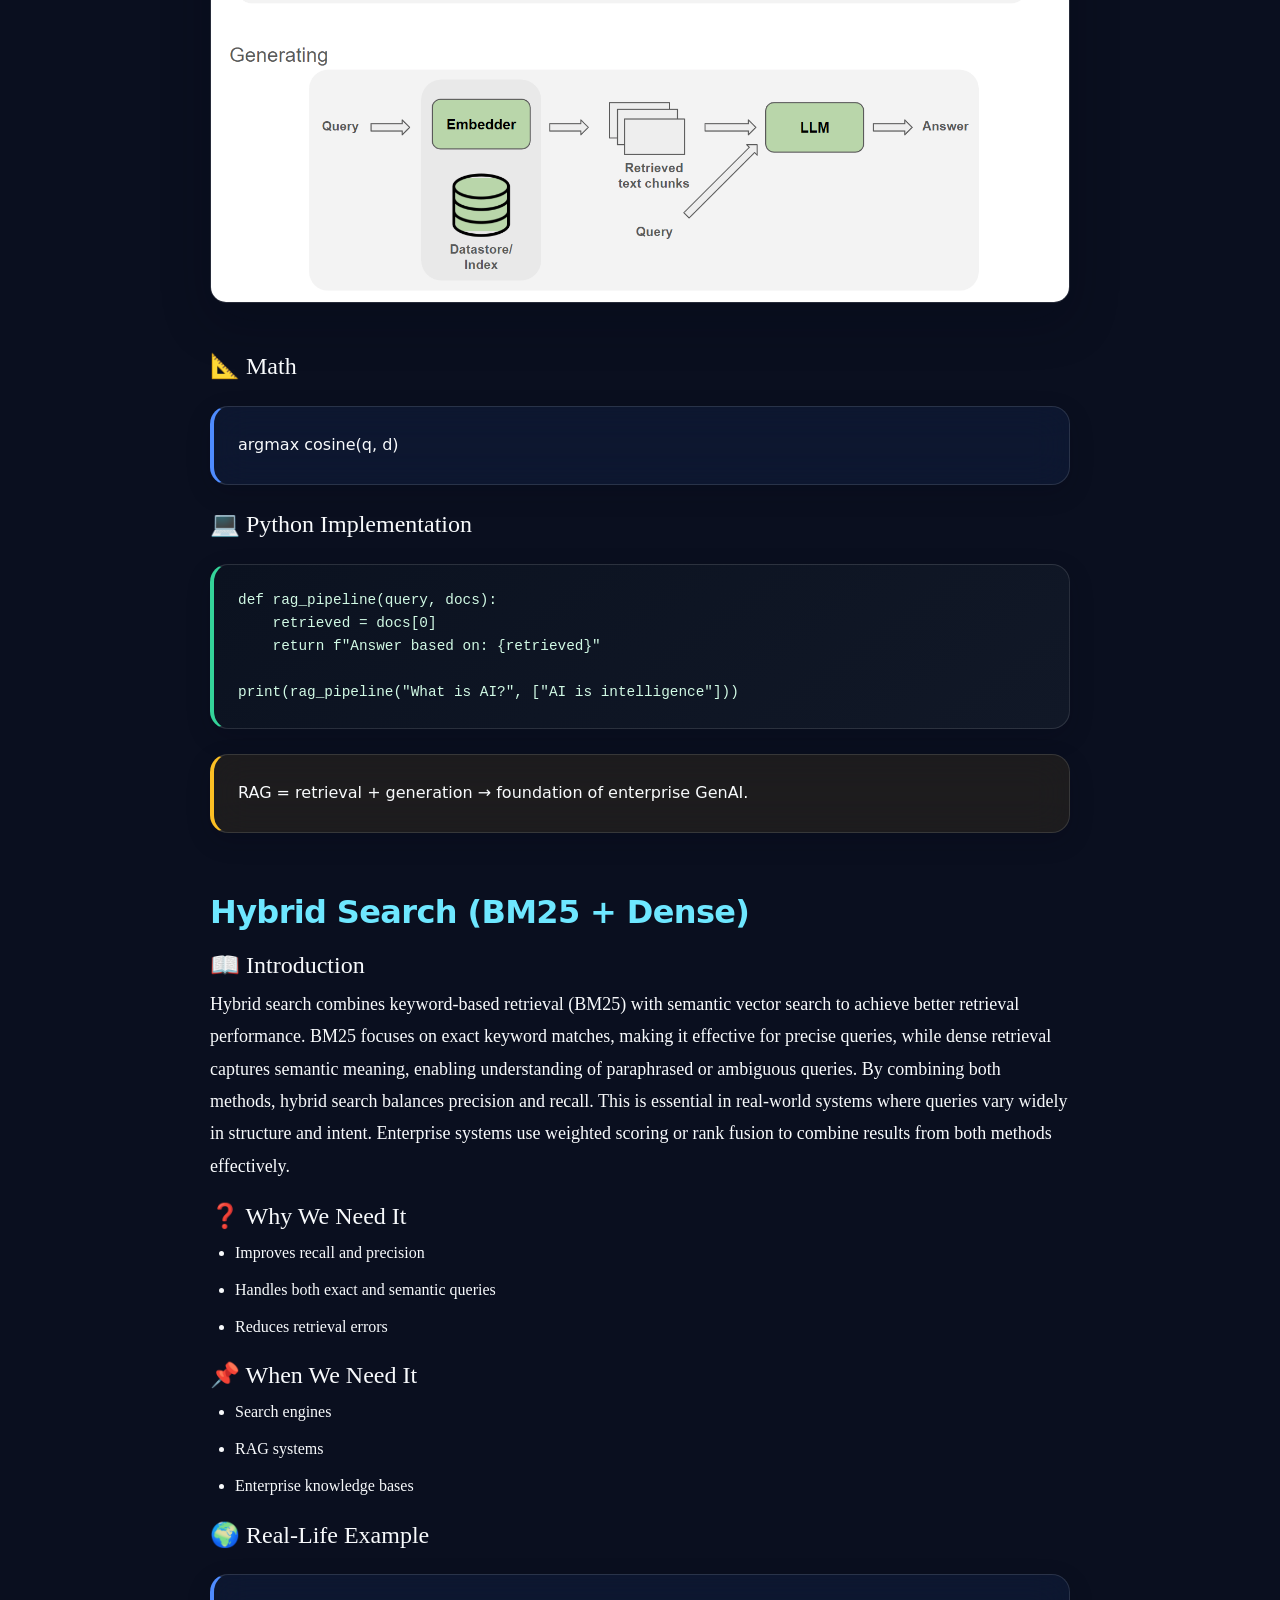
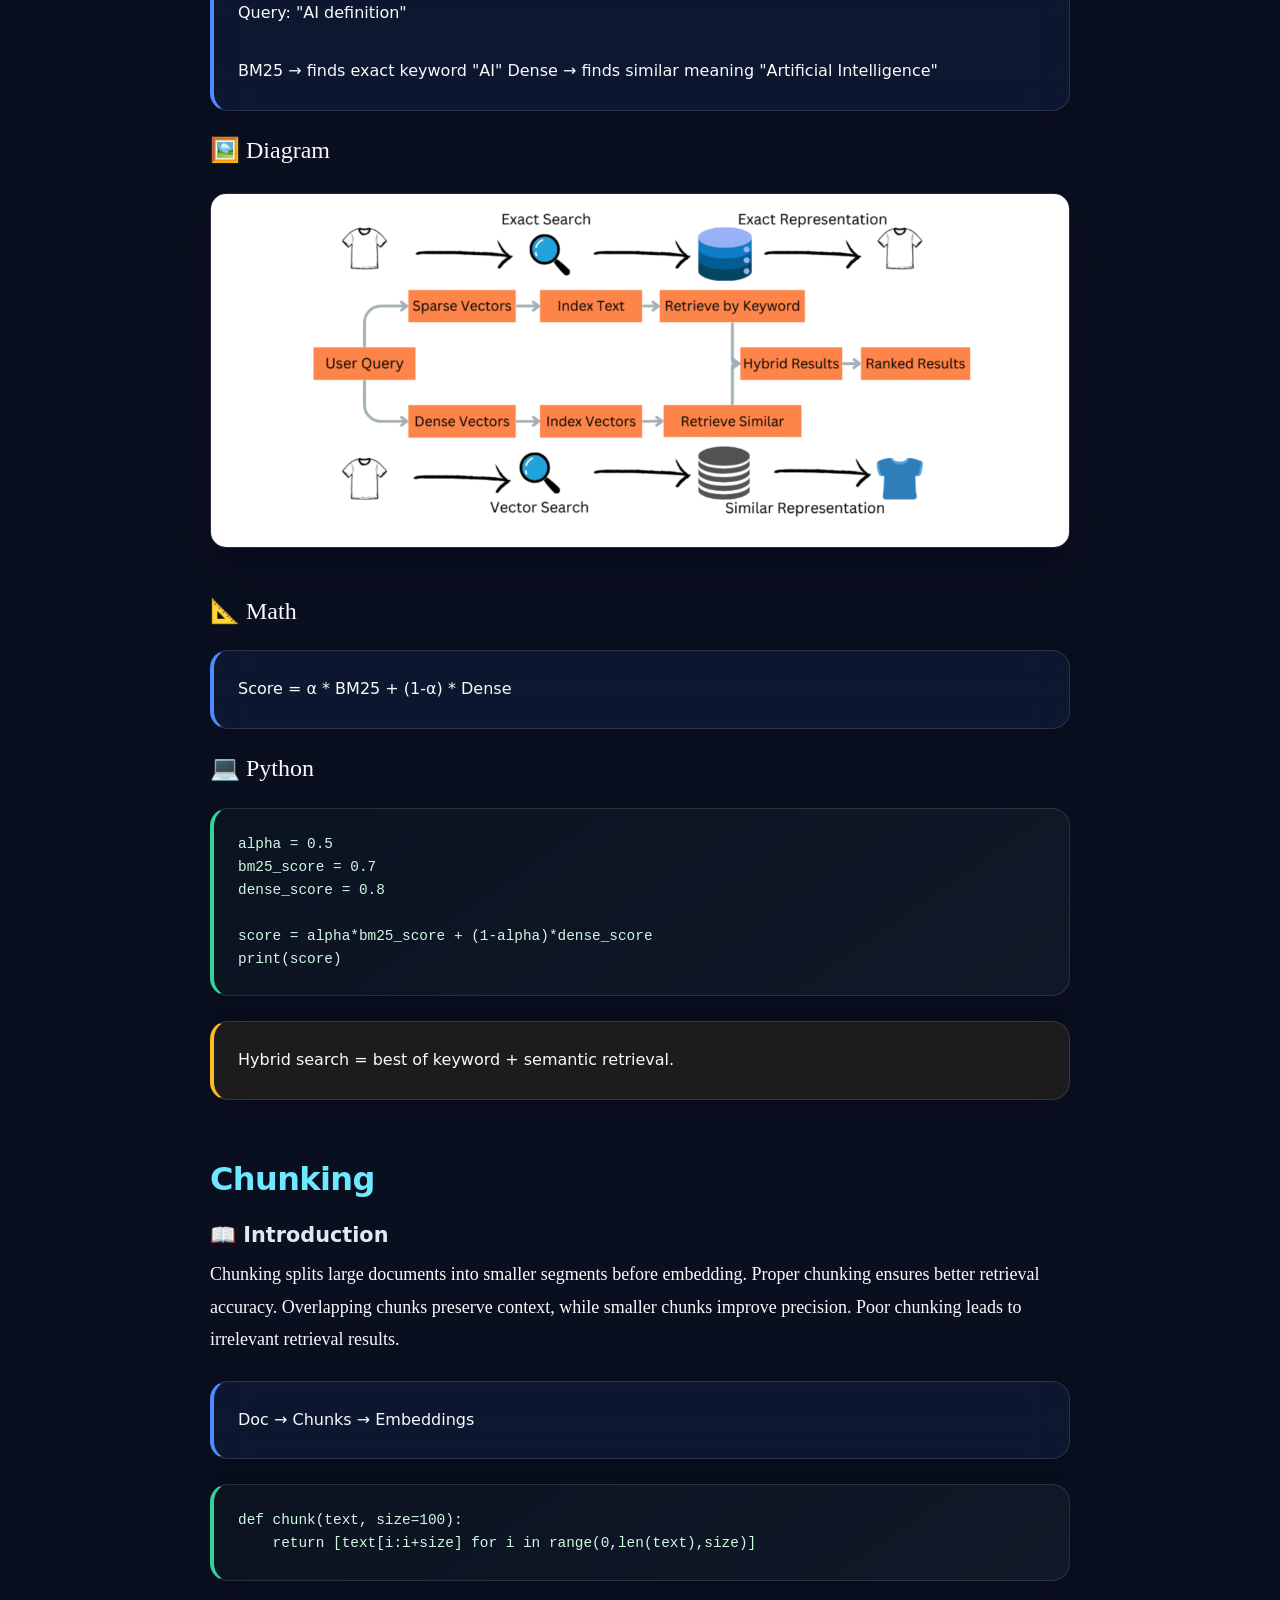
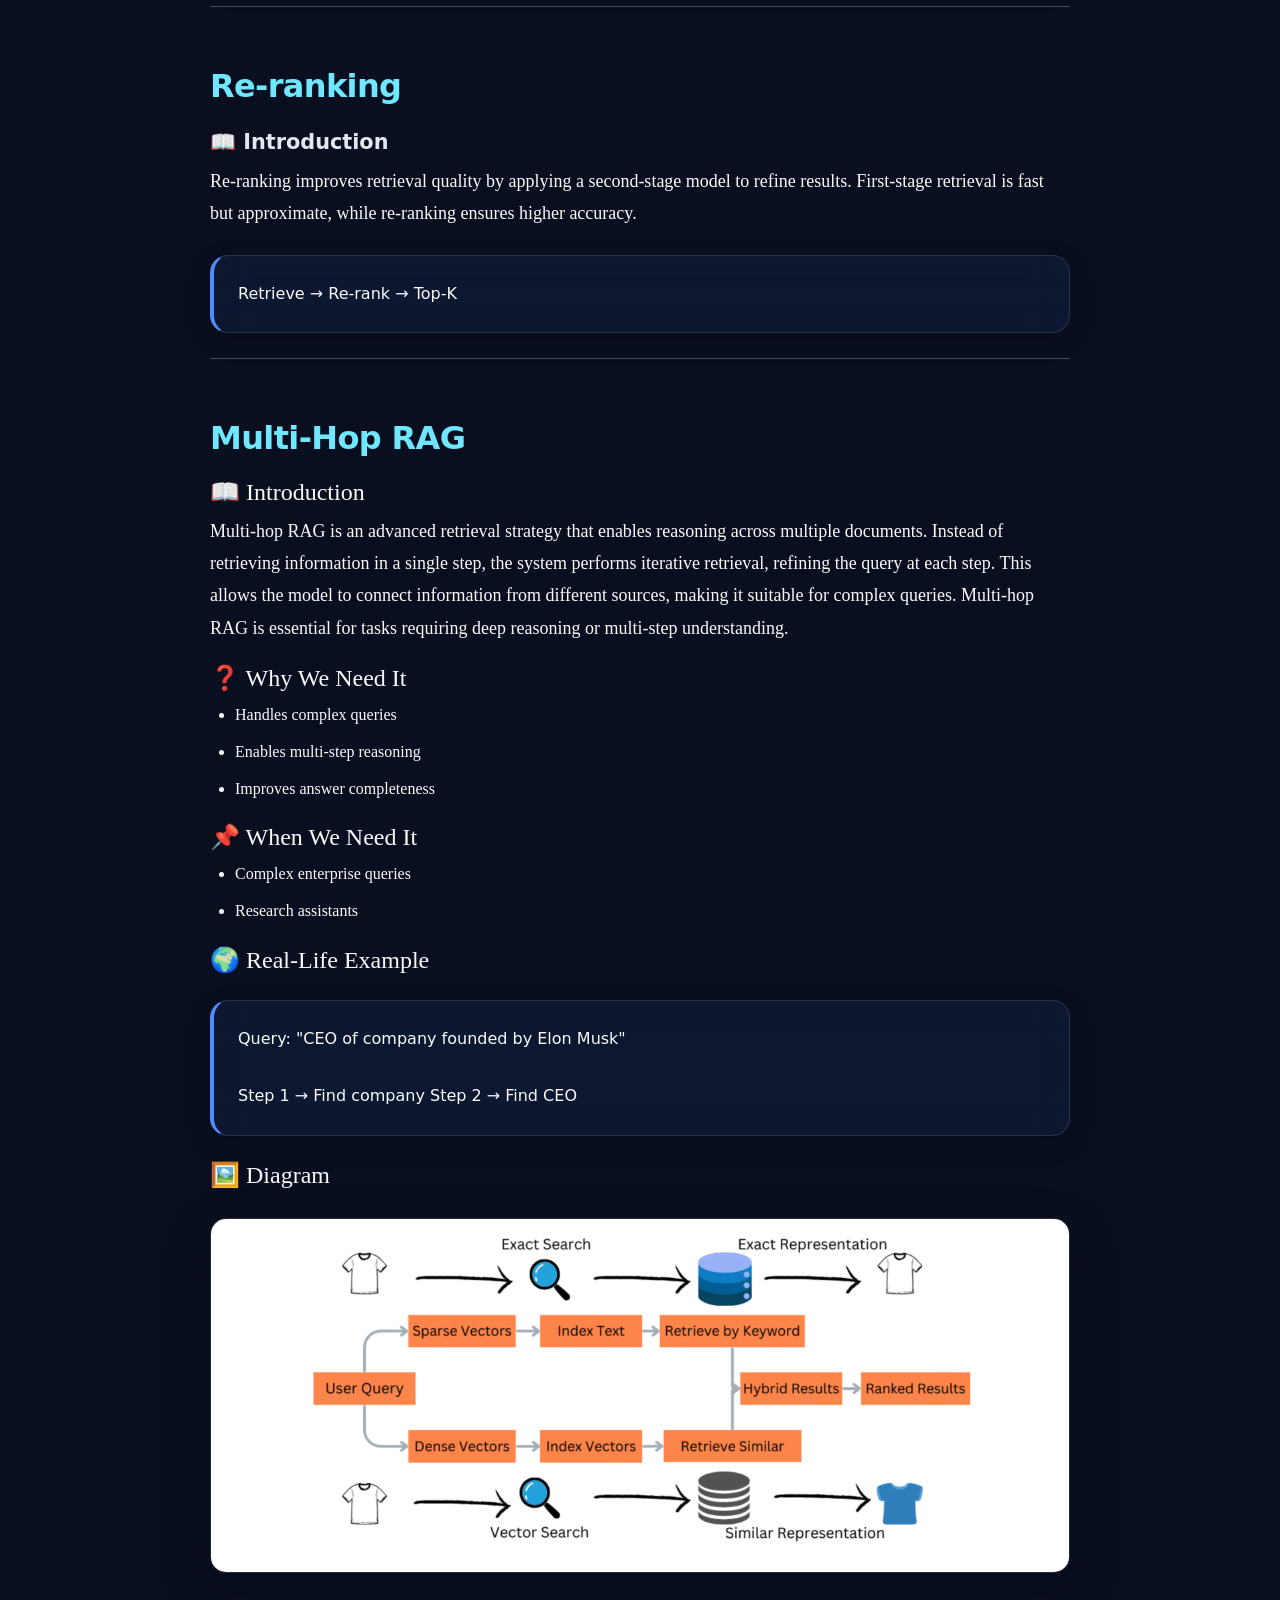
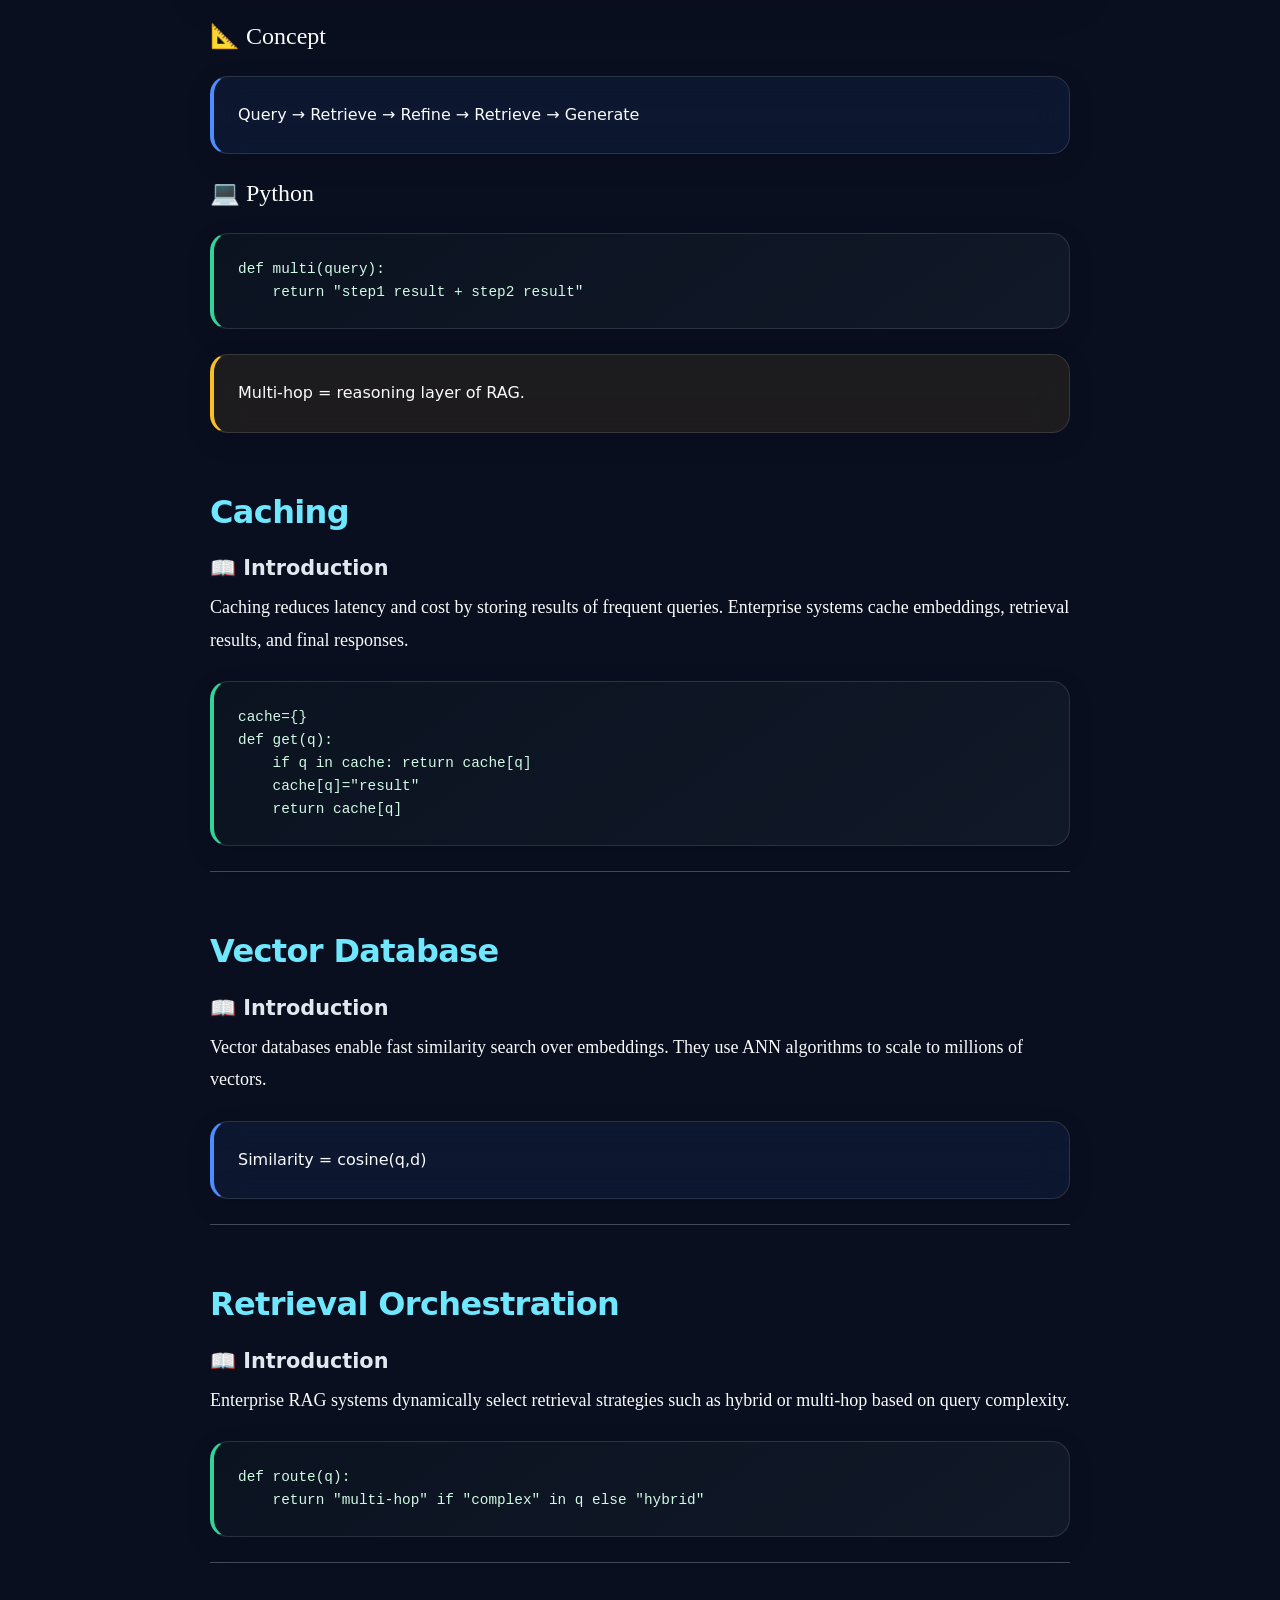
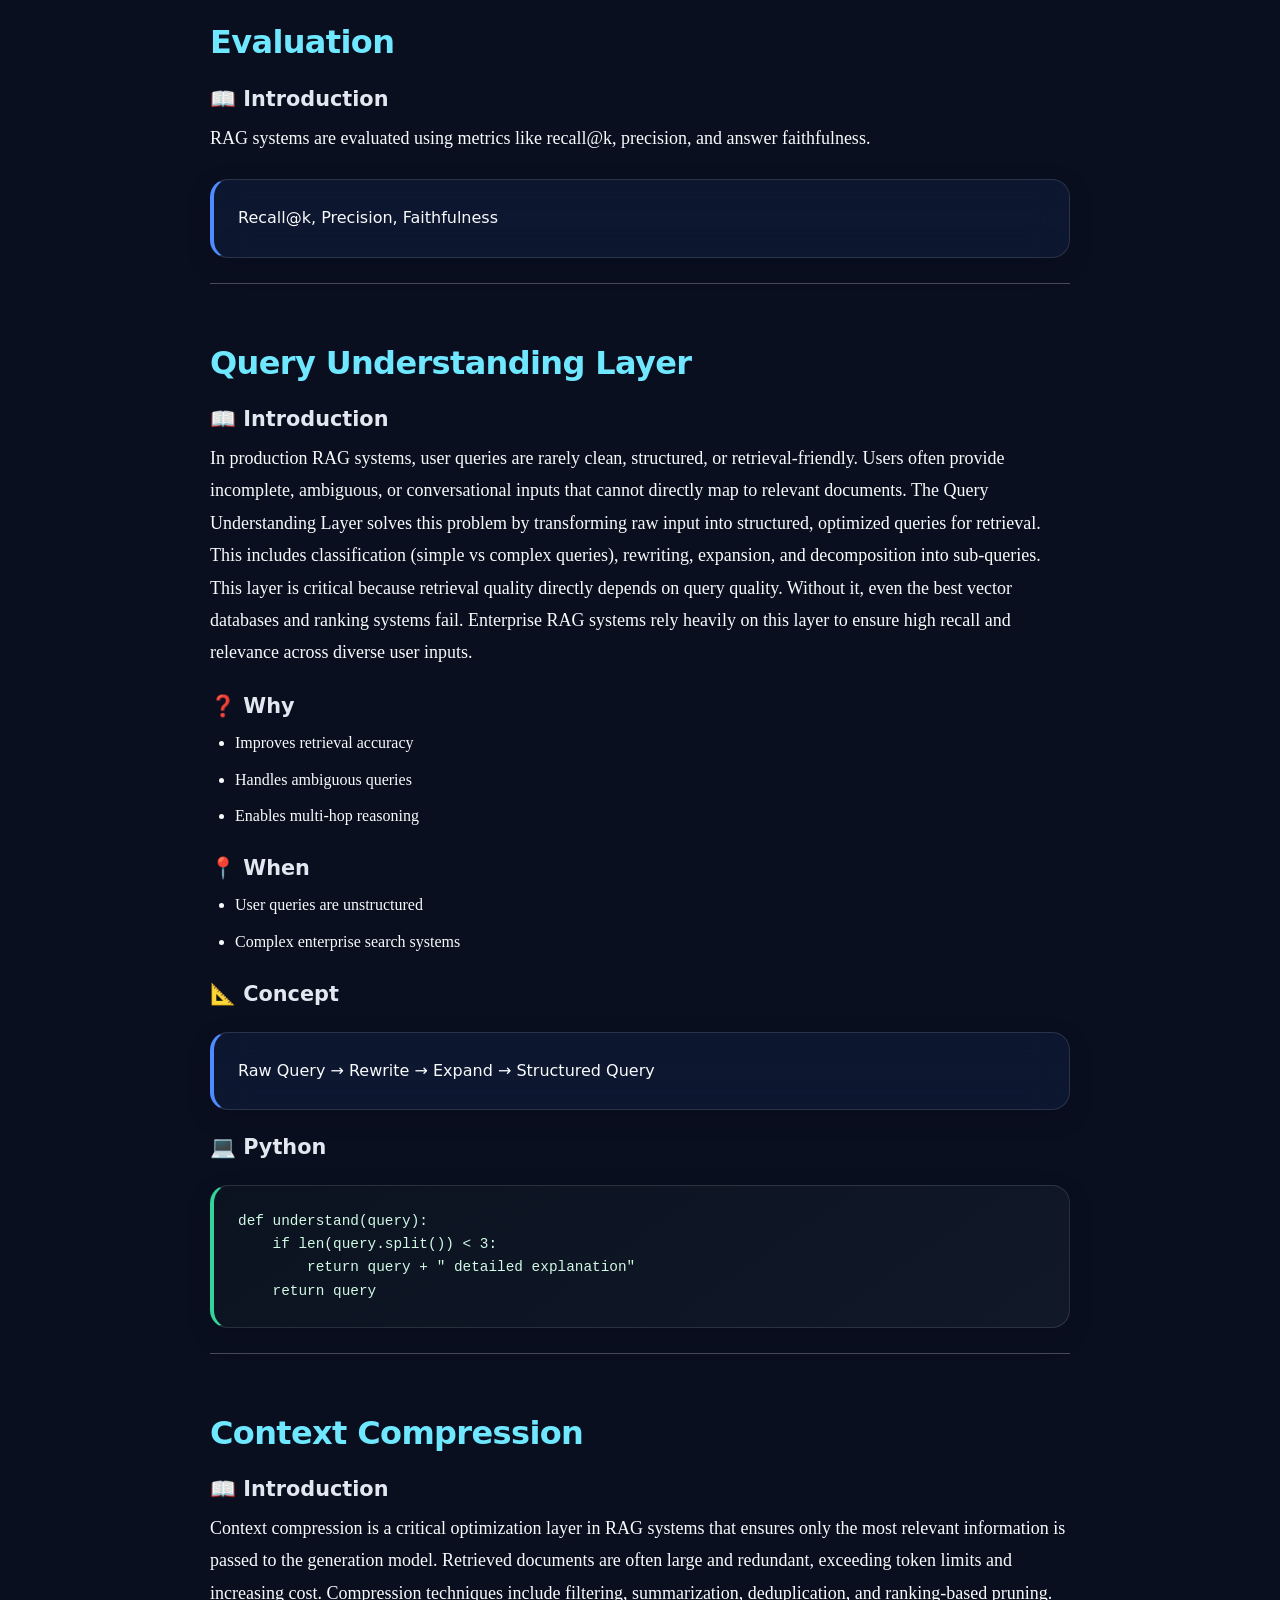
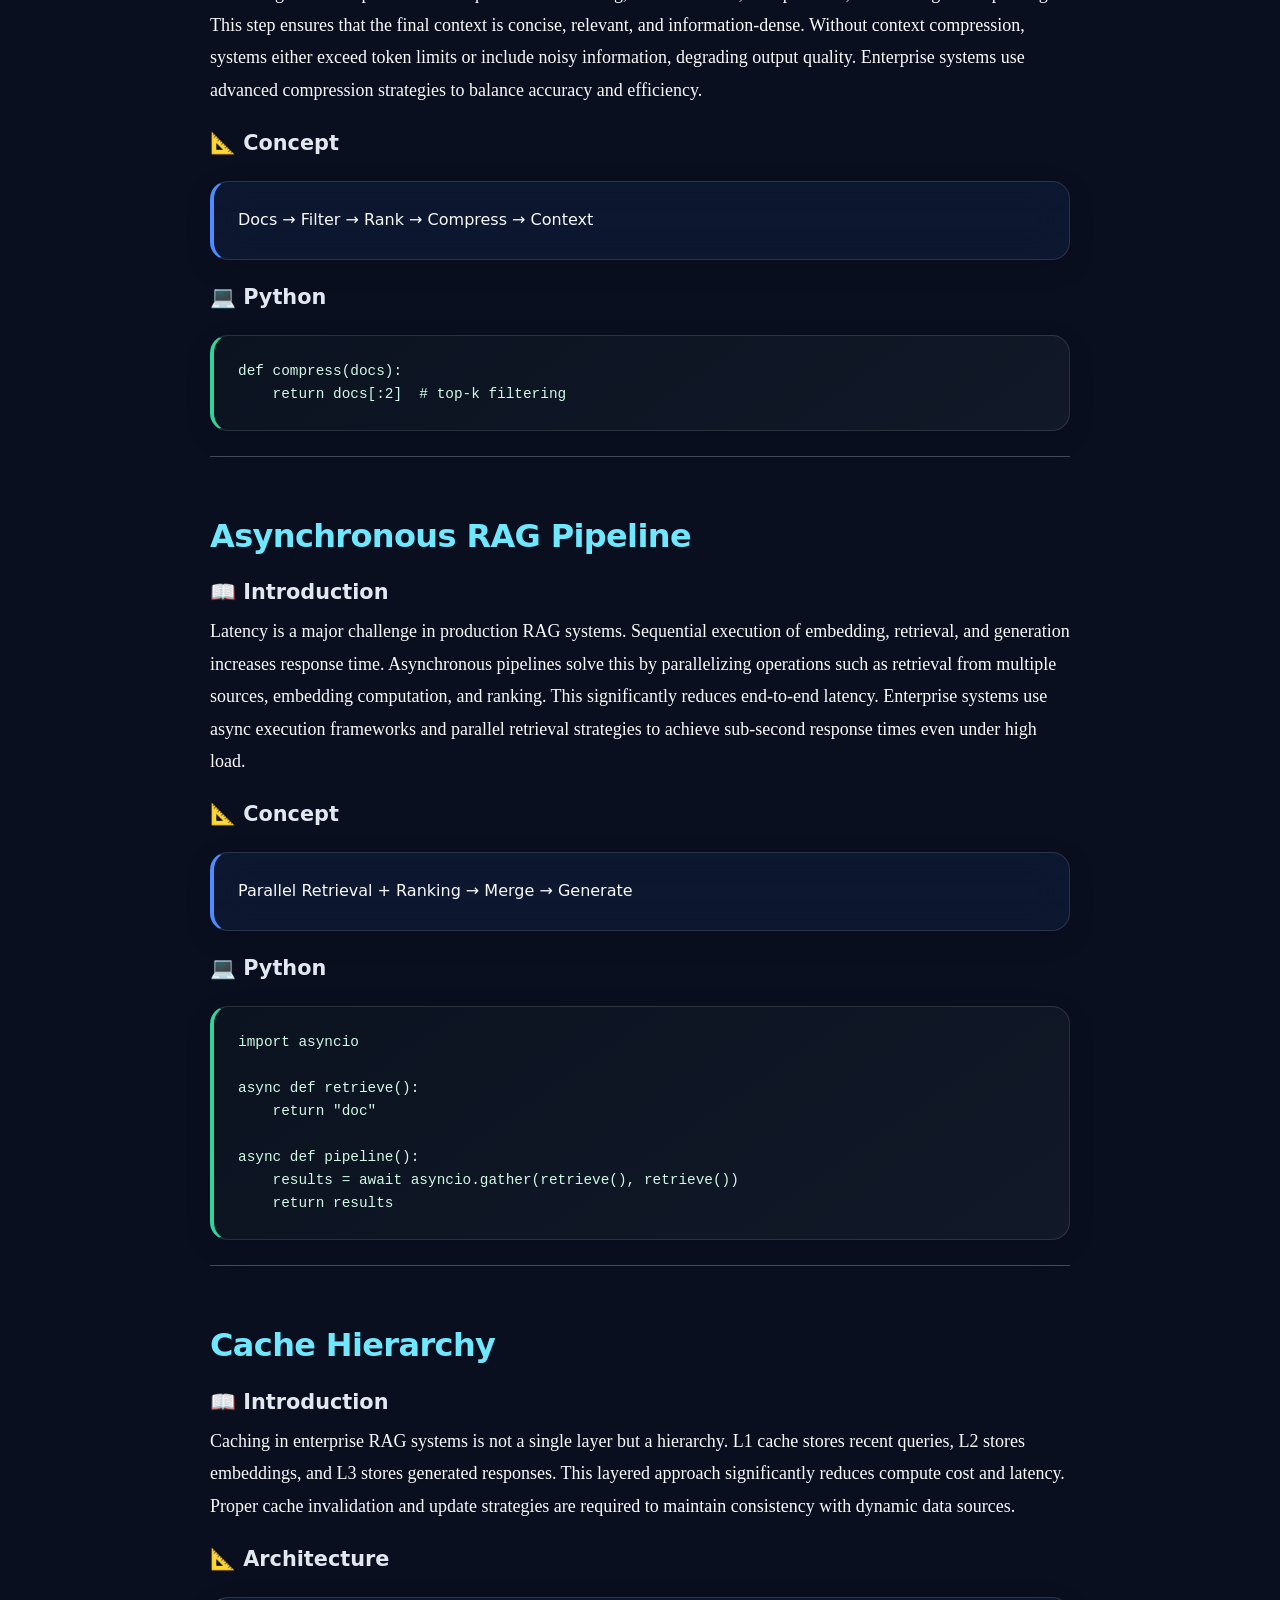
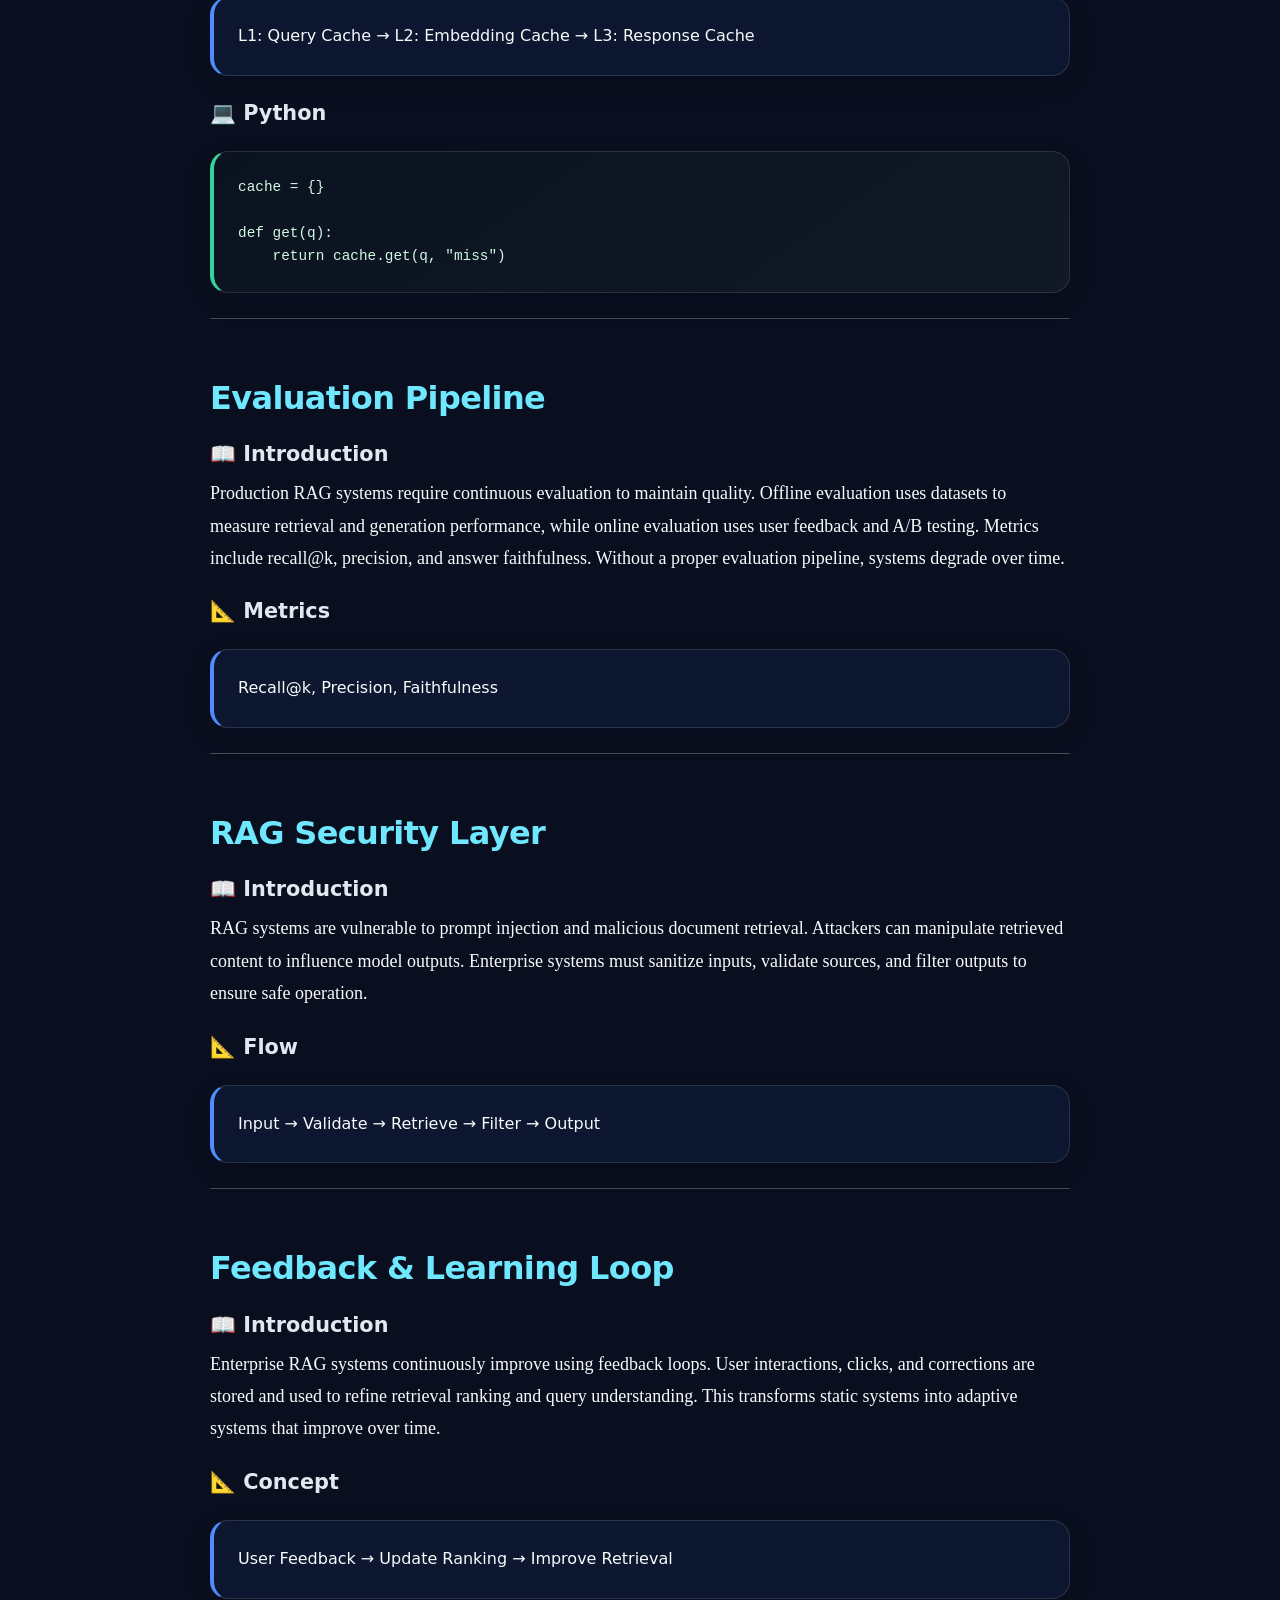
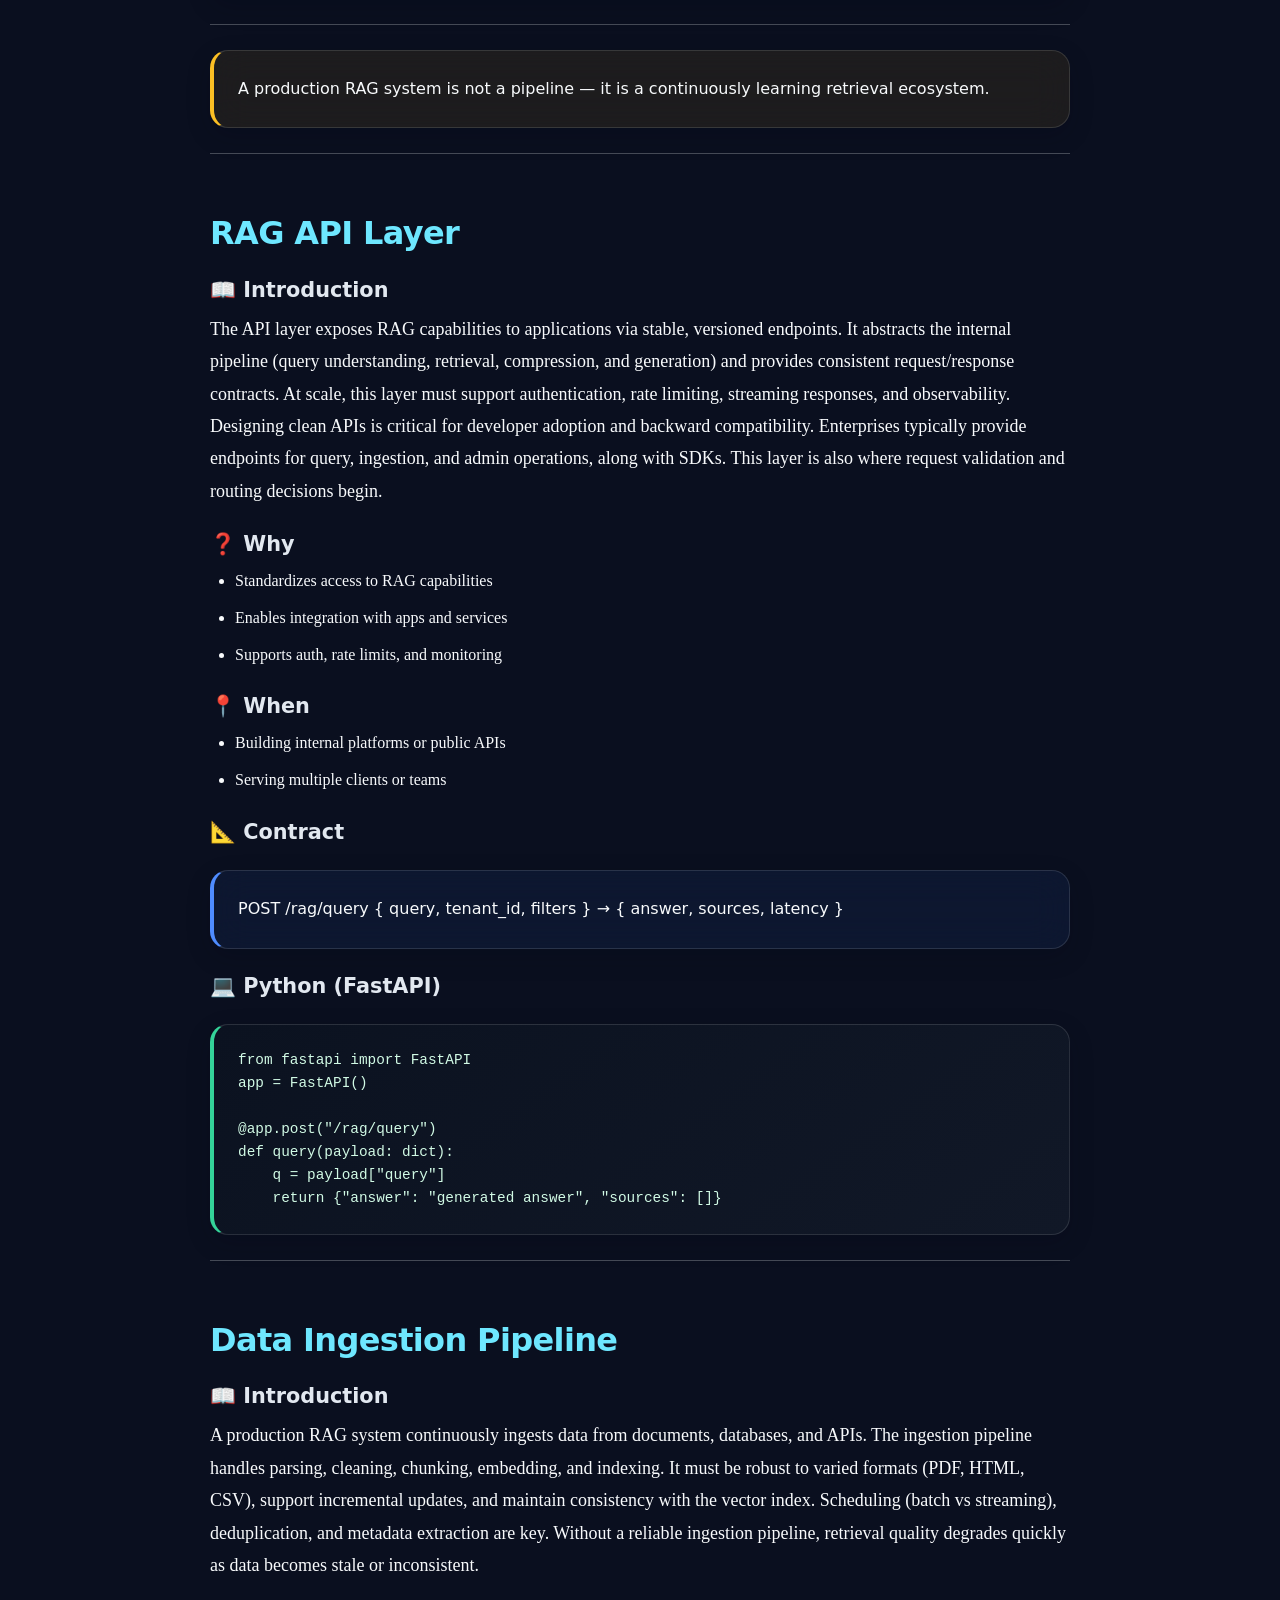
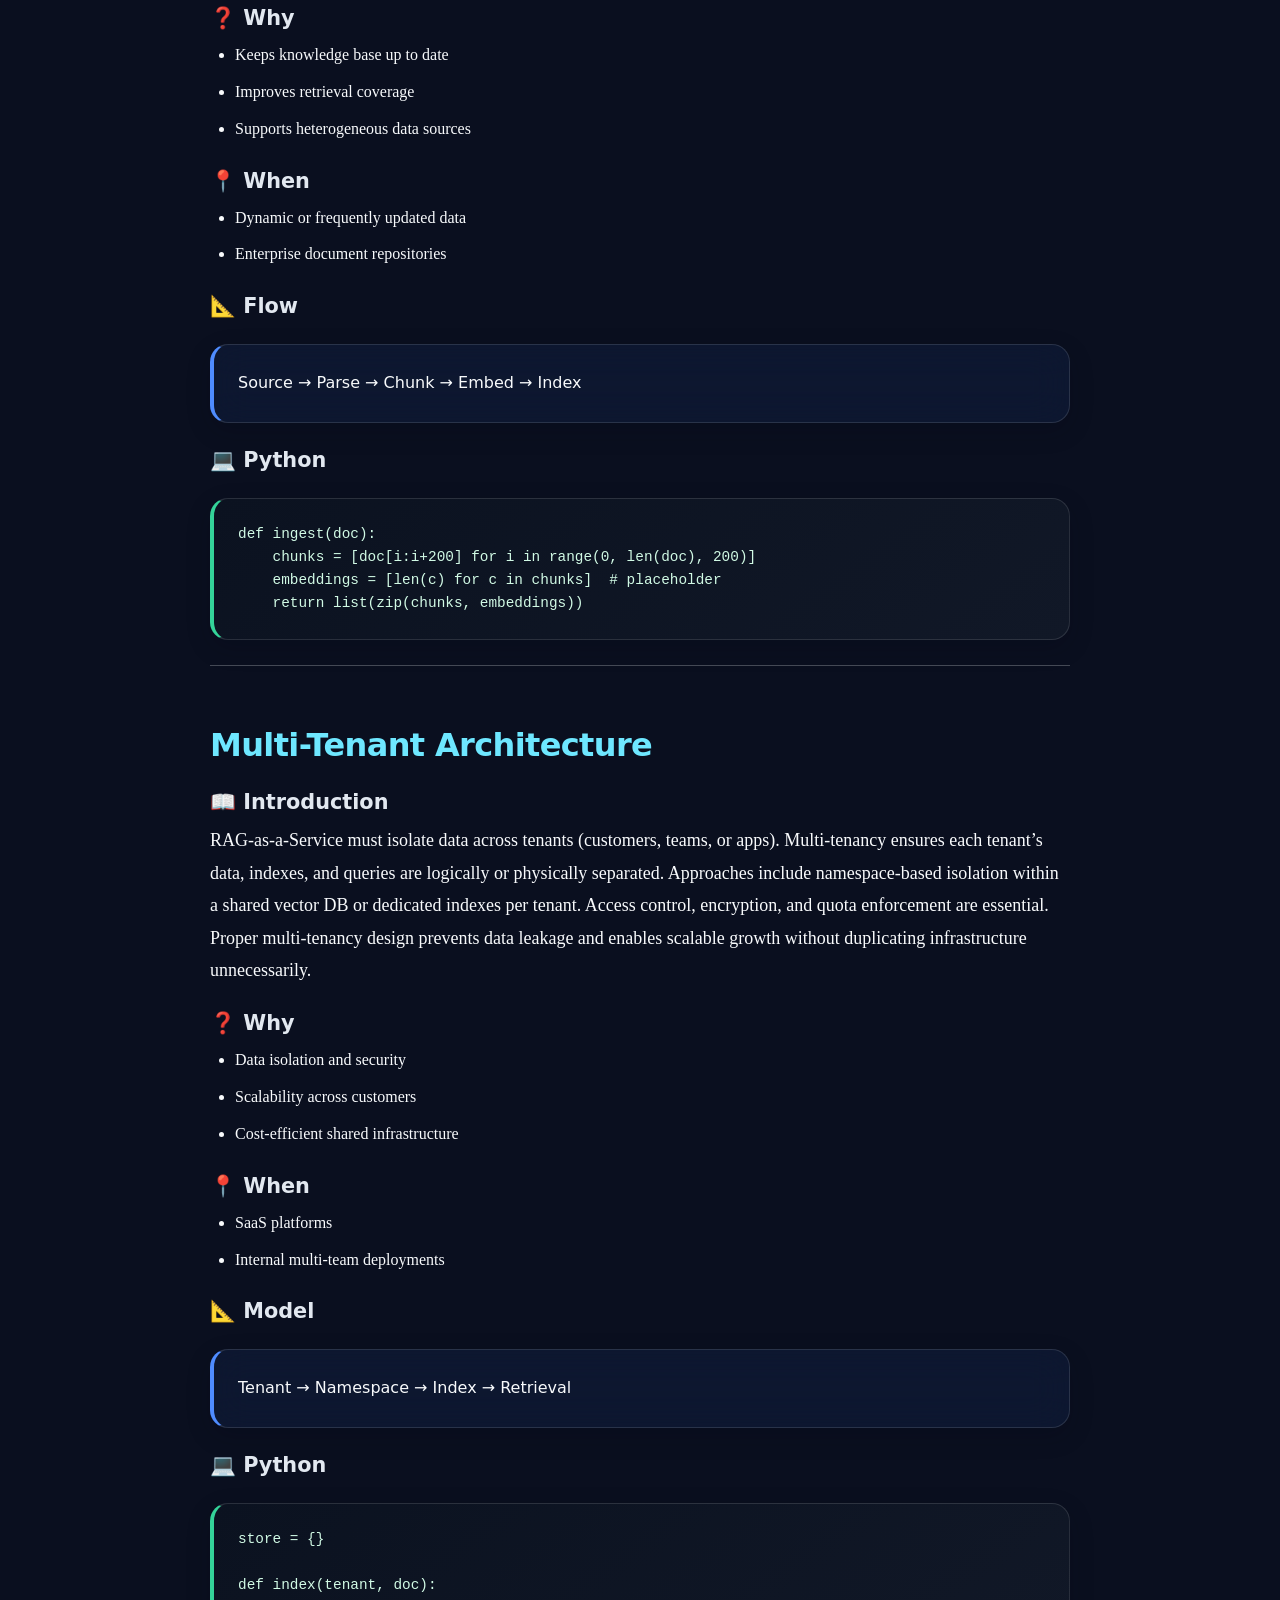
<file: rag.html>
<!DOCTYPE html>
<html>
<head>
<title>RAG Engineering Handbook - FAANG Level</title>

<link href="https://cdn.jsdelivr.net/npm/bootstrap@5.3.0/dist/css/bootstrap.min.css" rel="stylesheet">
<link rel="stylesheet" href="./asset/css/style.css">

</head>

<body class="p-5">
<div class="container">

<h1 class="chapter-title">🔍 RAG Engineering</h1>

<p>
Retrieval-Augmented Generation (RAG) is a production-grade architecture that enhances language models by integrating external 
knowledge retrieval into the generation process. Unlike standalone models that rely only on parametric knowledge, RAG systems 
retrieve relevant information dynamically from large-scale data sources such as documents, databases, and APIs. This enables 
accurate, up-to-date, and domain-specific responses without retraining models. At enterprise scale, RAG systems must handle 
millions of documents, low-latency retrieval, and high concurrency. This handbook focuses strictly on RAG engineering, covering 
pipeline design, hybrid search, multi-hop reasoning, caching strategies, and system orchestration used in real-world production systems.
</p>

<hr>

<!-- ================= RAG PIPELINE (UPGRADED) ================= -->

<h3 class="section-title">RAG Pipeline</h3>

<h4>📖 Introduction</h4>
<p>
The RAG pipeline is the core architecture that transforms a user query into a grounded and factual response. Instead of relying only on a model’s internal knowledge, RAG retrieves relevant information from external data sources and injects it into the generation process. The pipeline typically involves query embedding, document retrieval, context construction, and response generation. Each stage must be optimized for latency, accuracy, and cost. A well-designed pipeline ensures that responses are both relevant and up-to-date, making it essential for enterprise AI systems such as knowledge assistants and search engines.
</p>

<h4>❓ Why We Need It</h4>
<ul>
<li>Reduces hallucination</li>
<li>Provides real-time knowledge</li>
<li>Improves answer accuracy</li>
<li>Supports domain-specific AI</li>
</ul>

<h4>📌 When We Need It</h4>
<ul>
<li>Enterprise knowledge systems</li>
<li>Customer support bots</li>
<li>Document-based Q&A</li>
</ul>

<h4>🌍 Real-Life Example</h4>
<div class="example-box">
User: "Company leave policy?"

<br><br>

Pipeline:
Query → Retrieve policy doc → Generate answer based on doc
</div>

<h4>🖼️ Diagram</h4>
<img src="./asset/img/RAG-Pipeline.png"><br><br>


<h4>📐 Math</h4>
<div class="example-box">
argmax cosine(q, d)
</div>

<h4>💻 Python Implementation</h4>
<pre class="code-box">
def rag_pipeline(query, docs):
    retrieved = docs[0]
    return f"Answer based on: {retrieved}"

print(rag_pipeline("What is AI?", ["AI is intelligence"]))
</pre>

<div class="insight-box">
RAG = retrieval + generation → foundation of enterprise GenAI.
</div>

<!-- ================= HYBRID SEARCH (UPGRADED) ================= -->

<h3 class="section-title">Hybrid Search (BM25 + Dense)</h3>

<h4>📖 Introduction</h4>
<p>
Hybrid search combines keyword-based retrieval (BM25) with semantic vector search to achieve better retrieval performance. BM25 focuses on exact keyword matches, making it effective for precise queries, while dense retrieval captures semantic meaning, enabling understanding of paraphrased or ambiguous queries. By combining both methods, hybrid search balances precision and recall. This is essential in real-world systems where queries vary widely in structure and intent. Enterprise systems use weighted scoring or rank fusion to combine results from both methods effectively.
</p>

<h4>❓ Why We Need It</h4>
<ul>
<li>Improves recall and precision</li>
<li>Handles both exact and semantic queries</li>
<li>Reduces retrieval errors</li>
</ul>

<h4>📌 When We Need It</h4>
<ul>
<li>Search engines</li>
<li>RAG systems</li>
<li>Enterprise knowledge bases</li>
</ul>

<h4>🌍 Real-Life Example</h4>
<div class="example-box">
Query: "AI definition"

<br><br>

BM25 → finds exact keyword "AI"  
Dense → finds similar meaning "Artificial Intelligence"
</div>

<h4>🖼️ Diagram</h4>
<img src="./asset/img/hybrid_search_Rag.png"><br><br>


<h4>📐 Math</h4>
<div class="example-box">
Score = α * BM25 + (1-α) * Dense
</div>

<h4>💻 Python</h4>
<pre class="code-box">
alpha = 0.5
bm25_score = 0.7
dense_score = 0.8

score = alpha*bm25_score + (1-alpha)*dense_score
print(score)
</pre>

<div class="insight-box">
Hybrid search = best of keyword + semantic retrieval.
</div>

<!-- ================= CHUNKING ================= -->

<h3 class="section-title">Chunking</h3>

<h4 class="sub">📖 Introduction</h4>
<p>
Chunking splits large documents into smaller segments before embedding. Proper chunking ensures better retrieval accuracy. 
Overlapping chunks preserve context, while smaller chunks improve precision. Poor chunking leads to irrelevant retrieval results.
</p>

<div class="example-box">
Doc → Chunks → Embeddings
</div>

<pre class="code-box">
def chunk(text, size=100):
    return [text[i:i+size] for i in range(0,len(text),size)]
</pre>

<hr>

<!-- ================= RE-RANKING ================= -->

<h3 class="section-title">Re-ranking</h3>

<h4 class="sub">📖 Introduction</h4>
<p>
Re-ranking improves retrieval quality by applying a second-stage model to refine results. First-stage retrieval is fast but 
approximate, while re-ranking ensures higher accuracy.
</p>

<div class="example-box">
Retrieve → Re-rank → Top-K
</div>

<hr>

<!-- ================= MULTI HOP RAG (UPGRADED) ================= -->

<h3 class="section-title">Multi-Hop RAG</h3>

<h4>📖 Introduction</h4>
<p>
Multi-hop RAG is an advanced retrieval strategy that enables reasoning across multiple documents. Instead of retrieving information in a single step, the system performs iterative retrieval, refining the query at each step. This allows the model to connect information from different sources, making it suitable for complex queries. Multi-hop RAG is essential for tasks requiring deep reasoning or multi-step understanding.
</p>

<h4>❓ Why We Need It</h4>
<ul>
<li>Handles complex queries</li>
<li>Enables multi-step reasoning</li>
<li>Improves answer completeness</li>
</ul>

<h4>📌 When We Need It</h4>
<ul>
<li>Complex enterprise queries</li>
<li>Research assistants</li>
</ul>

<h4>🌍 Real-Life Example</h4>
<div class="example-box">
Query: "CEO of company founded by Elon Musk"

<br><br>

Step 1 → Find company  
Step 2 → Find CEO
</div>

<h4>🖼️ Diagram</h4>
<img src="./asset/img/hybrid_search_Rag.png"><br><br>


<h4>📐 Concept</h4>
<div class="example-box">
Query → Retrieve → Refine → Retrieve → Generate
</div>

<h4>💻 Python</h4>
<pre class="code-box">
def multi(query):
    return "step1 result + step2 result"
</pre>

<div class="insight-box">
Multi-hop = reasoning layer of RAG.
</div>

<!-- ================= CACHING ================= -->

<h3 class="section-title">Caching</h3>

<h4 class="sub">📖 Introduction</h4>
<p>
Caching reduces latency and cost by storing results of frequent queries. Enterprise systems cache embeddings, retrieval results, 
and final responses.
</p>

<pre class="code-box">
cache={}
def get(q):
    if q in cache: return cache[q]
    cache[q]="result"
    return cache[q]
</pre>

<hr>

<!-- ================= VECTOR DB ================= -->

<h3 class="section-title">Vector Database</h3>

<h4 class="sub">📖 Introduction</h4>
<p>
Vector databases enable fast similarity search over embeddings. They use ANN algorithms to scale to millions of vectors.
</p>

<div class="example-box">
Similarity = cosine(q,d)
</div>

<hr>

<!-- ================= ORCHESTRATION ================= -->

<h3 class="section-title">Retrieval Orchestration</h3>

<h4 class="sub">📖 Introduction</h4>
<p>
Enterprise RAG systems dynamically select retrieval strategies such as hybrid or multi-hop based on query complexity.
</p>

<pre class="code-box">
def route(q):
    return "multi-hop" if "complex" in q else "hybrid"
</pre>

<hr>

<!-- ================= EVALUATION ================= -->

<h3 class="section-title">Evaluation</h3>

<h4 class="sub">📖 Introduction</h4>
<p>
RAG systems are evaluated using metrics like recall@k, precision, and answer faithfulness.
</p>

<div class="example-box">
Recall@k, Precision, Faithfulness
</div>

<hr>



<!-- ===================================================== -->
<!-- QUERY UNDERSTANDING -->
<!-- ===================================================== -->

<h3 class="section-title">Query Understanding Layer</h3>

<h4 class="sub">📖 Introduction</h4>
<p>
In production RAG systems, user queries are rarely clean, structured, or retrieval-friendly. Users often provide incomplete, ambiguous, 
or conversational inputs that cannot directly map to relevant documents. The Query Understanding Layer solves this problem by transforming 
raw input into structured, optimized queries for retrieval. This includes classification (simple vs complex queries), rewriting, expansion, 
and decomposition into sub-queries. This layer is critical because retrieval quality directly depends on query quality. Without it, even 
the best vector databases and ranking systems fail. Enterprise RAG systems rely heavily on this layer to ensure high recall and relevance 
across diverse user inputs.
</p>

<h4 class="sub">❓ Why</h4>
<ul>
<li>Improves retrieval accuracy</li>
<li>Handles ambiguous queries</li>
<li>Enables multi-hop reasoning</li>
</ul>

<h4 class="sub">📍 When</h4>
<ul>
<li>User queries are unstructured</li>
<li>Complex enterprise search systems</li>
</ul>

<h4 class="sub">📐 Concept</h4>
<div class="example-box">
Raw Query → Rewrite → Expand → Structured Query
</div>

<h4 class="sub">💻 Python</h4>
<pre class="code-box">
def understand(query):
    if len(query.split()) < 3:
        return query + " detailed explanation"
    return query
</pre>

<hr>

<!-- ===================================================== -->
<!-- CONTEXT COMPRESSION -->
<!-- ===================================================== -->

<h3 class="section-title">Context Compression</h3>

<h4 class="sub">📖 Introduction</h4>
<p>
Context compression is a critical optimization layer in RAG systems that ensures only the most relevant information is passed to the 
generation model. Retrieved documents are often large and redundant, exceeding token limits and increasing cost. Compression techniques 
include filtering, summarization, deduplication, and ranking-based pruning. This step ensures that the final context is concise, relevant, 
and information-dense. Without context compression, systems either exceed token limits or include noisy information, degrading output quality. 
Enterprise systems use advanced compression strategies to balance accuracy and efficiency.
</p>

<h4 class="sub">📐 Concept</h4>
<div class="example-box">
Docs → Filter → Rank → Compress → Context
</div>

<h4 class="sub">💻 Python</h4>
<pre class="code-box">
def compress(docs):
    return docs[:2]  # top-k filtering
</pre>

<hr>

<!-- ===================================================== -->
<!-- ASYNC PIPELINE -->
<!-- ===================================================== -->

<h3 class="section-title">Asynchronous RAG Pipeline</h3>

<h4 class="sub">📖 Introduction</h4>
<p>
Latency is a major challenge in production RAG systems. Sequential execution of embedding, retrieval, and generation increases response 
time. Asynchronous pipelines solve this by parallelizing operations such as retrieval from multiple sources, embedding computation, and 
ranking. This significantly reduces end-to-end latency. Enterprise systems use async execution frameworks and parallel retrieval strategies 
to achieve sub-second response times even under high load.
</p>

<h4 class="sub">📐 Concept</h4>
<div class="example-box">
Parallel Retrieval + Ranking → Merge → Generate
</div>

<h4 class="sub">💻 Python</h4>
<pre class="code-box">
import asyncio

async def retrieve():
    return "doc"

async def pipeline():
    results = await asyncio.gather(retrieve(), retrieve())
    return results
</pre>

<hr>

<!-- ===================================================== -->
<!-- CACHE HIERARCHY -->
<!-- ===================================================== -->

<h3 class="section-title">Cache Hierarchy</h3>

<h4 class="sub">📖 Introduction</h4>
<p>
Caching in enterprise RAG systems is not a single layer but a hierarchy. L1 cache stores recent queries, L2 stores embeddings, and L3 
stores generated responses. This layered approach significantly reduces compute cost and latency. Proper cache invalidation and update 
strategies are required to maintain consistency with dynamic data sources.
</p>

<h4 class="sub">📐 Architecture</h4>
<div class="example-box">
L1: Query Cache → L2: Embedding Cache → L3: Response Cache
</div>

<h4 class="sub">💻 Python</h4>
<pre class="code-box">
cache = {}

def get(q):
    return cache.get(q, "miss")
</pre>

<hr>

<!-- ===================================================== -->
<!-- EVALUATION PIPELINE -->
<!-- ===================================================== -->

<h3 class="section-title">Evaluation Pipeline</h3>

<h4 class="sub">📖 Introduction</h4>
<p>
Production RAG systems require continuous evaluation to maintain quality. Offline evaluation uses datasets to measure retrieval and 
generation performance, while online evaluation uses user feedback and A/B testing. Metrics include recall@k, precision, and answer 
faithfulness. Without a proper evaluation pipeline, systems degrade over time.
</p>

<h4 class="sub">📐 Metrics</h4>
<div class="example-box">
Recall@k, Precision, Faithfulness
</div>

<hr>

<!-- ===================================================== -->
<!-- SECURITY -->
<!-- ===================================================== -->

<h3 class="section-title">RAG Security Layer</h3>

<h4 class="sub">📖 Introduction</h4>
<p>
RAG systems are vulnerable to prompt injection and malicious document retrieval. Attackers can manipulate retrieved content to influence 
model outputs. Enterprise systems must sanitize inputs, validate sources, and filter outputs to ensure safe operation.
</p>

<h4 class="sub">📐 Flow</h4>
<div class="example-box">
Input → Validate → Retrieve → Filter → Output
</div>

<hr>

<!-- ===================================================== -->
<!-- FEEDBACK LOOP -->
<!-- ===================================================== -->

<h3 class="section-title">Feedback & Learning Loop</h3>

<h4 class="sub">📖 Introduction</h4>
<p>
Enterprise RAG systems continuously improve using feedback loops. User interactions, clicks, and corrections are stored and used to 
refine retrieval ranking and query understanding. This transforms static systems into adaptive systems that improve over time.
</p>

<h4 class="sub">📐 Concept</h4>
<div class="example-box">
User Feedback → Update Ranking → Improve Retrieval
</div>

<hr>

<div class="insight-box">
A production RAG system is not a pipeline — it is a continuously learning retrieval ecosystem.
</div>


<hr>

<!-- ===================================================== -->
<!-- API LAYER -->
<!-- ===================================================== -->

<h3 class="section-title">RAG API Layer</h3>

<h4 class="sub">📖 Introduction</h4>
<p>
The API layer exposes RAG capabilities to applications via stable, versioned endpoints. It abstracts the internal pipeline 
(query understanding, retrieval, compression, and generation) and provides consistent request/response contracts. At scale, 
this layer must support authentication, rate limiting, streaming responses, and observability. Designing clean APIs is critical 
for developer adoption and backward compatibility. Enterprises typically provide endpoints for query, ingestion, and admin 
operations, along with SDKs. This layer is also where request validation and routing decisions begin.
</p>

<h4 class="sub">❓ Why</h4>
<ul>
<li>Standardizes access to RAG capabilities</li>
<li>Enables integration with apps and services</li>
<li>Supports auth, rate limits, and monitoring</li>
</ul>

<h4 class="sub">📍 When</h4>
<ul>
<li>Building internal platforms or public APIs</li>
<li>Serving multiple clients or teams</li>
</ul>

<h4 class="sub">📐 Contract</h4>
<div class="example-box">
POST /rag/query { query, tenant_id, filters } → { answer, sources, latency }
</div>

<h4 class="sub">💻 Python (FastAPI)</h4>
<pre class="code-box">
from fastapi import FastAPI
app = FastAPI()

@app.post("/rag/query")
def query(payload: dict):
    q = payload["query"]
    return {"answer": "generated answer", "sources": []}
</pre>

<hr>

<!-- ===================================================== -->
<!-- DATA INGESTION -->
<!-- ===================================================== -->

<h3 class="section-title">Data Ingestion Pipeline</h3>

<h4 class="sub">📖 Introduction</h4>
<p>
A production RAG system continuously ingests data from documents, databases, and APIs. The ingestion pipeline handles parsing, 
cleaning, chunking, embedding, and indexing. It must be robust to varied formats (PDF, HTML, CSV), support incremental updates, 
and maintain consistency with the vector index. Scheduling (batch vs streaming), deduplication, and metadata extraction are key. 
Without a reliable ingestion pipeline, retrieval quality degrades quickly as data becomes stale or inconsistent.
</p>

<h4 class="sub">❓ Why</h4>
<ul>
<li>Keeps knowledge base up to date</li>
<li>Improves retrieval coverage</li>
<li>Supports heterogeneous data sources</li>
</ul>

<h4 class="sub">📍 When</h4>
<ul>
<li>Dynamic or frequently updated data</li>
<li>Enterprise document repositories</li>
</ul>

<h4 class="sub">📐 Flow</h4>
<div class="example-box">
Source → Parse → Chunk → Embed → Index
</div>

<h4 class="sub">💻 Python</h4>
<pre class="code-box">
def ingest(doc):
    chunks = [doc[i:i+200] for i in range(0, len(doc), 200)]
    embeddings = [len(c) for c in chunks]  # placeholder
    return list(zip(chunks, embeddings))
</pre>

<hr>

<!-- ===================================================== -->
<!-- MULTI-TENANCY -->
<!-- ===================================================== -->

<h3 class="section-title">Multi-Tenant Architecture</h3>

<h4 class="sub">📖 Introduction</h4>
<p>
RAG-as-a-Service must isolate data across tenants (customers, teams, or apps). Multi-tenancy ensures each tenant’s data, indexes, 
and queries are logically or physically separated. Approaches include namespace-based isolation within a shared vector DB or 
dedicated indexes per tenant. Access control, encryption, and quota enforcement are essential. Proper multi-tenancy design 
prevents data leakage and enables scalable growth without duplicating infrastructure unnecessarily.
</p>

<h4 class="sub">❓ Why</h4>
<ul>
<li>Data isolation and security</li>
<li>Scalability across customers</li>
<li>Cost-efficient shared infrastructure</li>
</ul>

<h4 class="sub">📍 When</h4>
<ul>
<li>SaaS platforms</li>
<li>Internal multi-team deployments</li>
</ul>

<h4 class="sub">📐 Model</h4>
<div class="example-box">
Tenant → Namespace → Index → Retrieval
</div>

<h4 class="sub">💻 Python</h4>
<pre class="code-box">
store = {}

def index(tenant, doc):
    store.setdefault(tenant, []).append(doc)
</pre>

<hr>

<!-- ===================================================== -->
<!-- COST CONTROL -->
<!-- ===================================================== -->

<h3 class="section-title">Cost Control & Token Budgeting</h3>

<h4 class="sub">📖 Introduction</h4>
<p>
RAG systems incur costs from embedding, retrieval, and generation. Without controls, expenses scale with usage. Cost management 
includes token budgeting, adaptive context sizing, caching, and routing to smaller models when possible. Systems often enforce 
per-request or per-tenant budgets, trimming context or limiting top-k retrieval dynamically. Observability feeds into cost 
dashboards to optimize spend without sacrificing quality.
</p>

<h4 class="sub">❓ Why</h4>
<ul>
<li>Prevents runaway costs</li>
<li>Optimizes resource usage</li>
<li>Supports pricing models</li>
</ul>

<h4 class="sub">📐 Formula</h4>
<div class="example-box">
Cost ∝ (Tokens_in + Tokens_out) × Requests
</div>

<h4 class="sub">💻 Python</h4>
<pre class="code-box">
def budget(tokens_in, tokens_out, price=1e-5):
    return (tokens_in + tokens_out) * price
</pre>

<hr>

<!-- ===================================================== -->
<!-- RATE LIMITING -->
<!-- ===================================================== -->

<h3 class="section-title">Rate Limiting & Quotas</h3>

<h4 class="sub">📖 Introduction</h4>
<p>
Rate limiting protects the system from abuse and ensures fair usage across tenants. Quotas can be defined per second (RPS), 
per minute, or per day, along with token limits. Implementations include token buckets and leaky buckets. Combined with 
authentication, rate limits maintain system stability under load and enforce subscription tiers in SaaS products.
</p>

<h4 class="sub">📐 Model</h4>
<div class="example-box">
Allowed Requests ≤ Rate × Time
</div>

<h4 class="sub">💻 Python</h4>
<pre class="code-box">
import time

last = {}

def allow(user, interval=1):
    now = time.time()
    if user not in last or now - last[user] > interval:
        last[user] = now
        return True
    return False
</pre>

<hr>

<!-- ===================================================== -->
<!-- STREAMING API -->
<!-- ===================================================== -->

<h3 class="section-title">Streaming Responses</h3>

<h4 class="sub">📖 Introduction</h4>
<p>
Streaming returns tokens incrementally to reduce perceived latency and improve UX. For RAG, streaming can begin after initial 
context is ready, sending partial outputs while generation continues. Implementations use server-sent events (SSE) or WebSockets. 
Care must be taken to handle cancellations, timeouts, and backpressure.
</p>

<h4 class="sub">📐 Flow</h4>
<div class="example-box">
Generate → Token₁ → Token₂ → ... → Client
</div>

<h4 class="sub">💻 Python (SSE Concept)</h4>
<pre class="code-box">
def stream(tokens):
    for t in tokens:
        yield t
</pre>

<hr>

<!-- ===================================================== -->
<!-- OBSERVABILITY -->
<!-- ===================================================== -->

<h3 class="section-title">Observability & Tracing</h3>

<h4 class="sub">📖 Introduction</h4>
<p>
Observability provides visibility into each stage of the RAG pipeline: query understanding, retrieval latency, hit rates, 
context size, and generation time. Distributed tracing ties these stages into a single request timeline. Metrics and logs 
enable debugging, capacity planning, and cost optimization. Without observability, diagnosing failures or regressions is 
extremely difficult.
</p>

<h4 class="sub">📐 Metrics</h4>
<div class="example-box">
Latency, Recall@k, Cache Hit Rate, Tokens/Req
</div>

<h4 class="sub">💻 Python</h4>
<pre class="code-box">
import time
t0 = time.time()
# run pipeline
print("latency:", time.time() - t0)
</pre>

<hr>

<!-- ===================================================== -->
<!-- CI/CD & VERSIONING -->
<!-- ===================================================== -->

<h3 class="section-title">CI/CD & Versioning</h3>

<h4 class="sub">📖 Introduction</h4>
<p>
RAG systems evolve: embeddings, indexes, prompts, and routing logic change over time. CI/CD pipelines automate testing and 
deployment of these components. Versioning ensures safe rollbacks and A/B testing between configurations (e.g., different 
chunking or ranking strategies). Blue/green deployments and canary releases minimize risk.
</p>

<h4 class="sub">📐 Concept</h4>
<div class="example-box">
v1 → v2 (A/B Test) → Promote
</div>

<h4 class="sub">💻 Python</h4>
<pre class="code-box">
def route(version="v1"):
    return "new" if version=="v2" else "old"
</pre>

<hr>

<!-- ===================================================== -->
<!-- FINAL INSIGHT -->
<!-- ===================================================== -->

<div class="insight-box">
RAG at scale is a product: APIs + data pipelines + multi-tenancy + cost control — not just retrieval and generation.
</div>

<hr>

</div>

<!-- ================= CTA ================= -->
<div class="start-btn">
    <button onclick="openPage('index.html')">Home Page →</button>
</div>

<script>
function openPage(page){
    window.location.href = page;
}
</script>
</body>
</html>
</file>
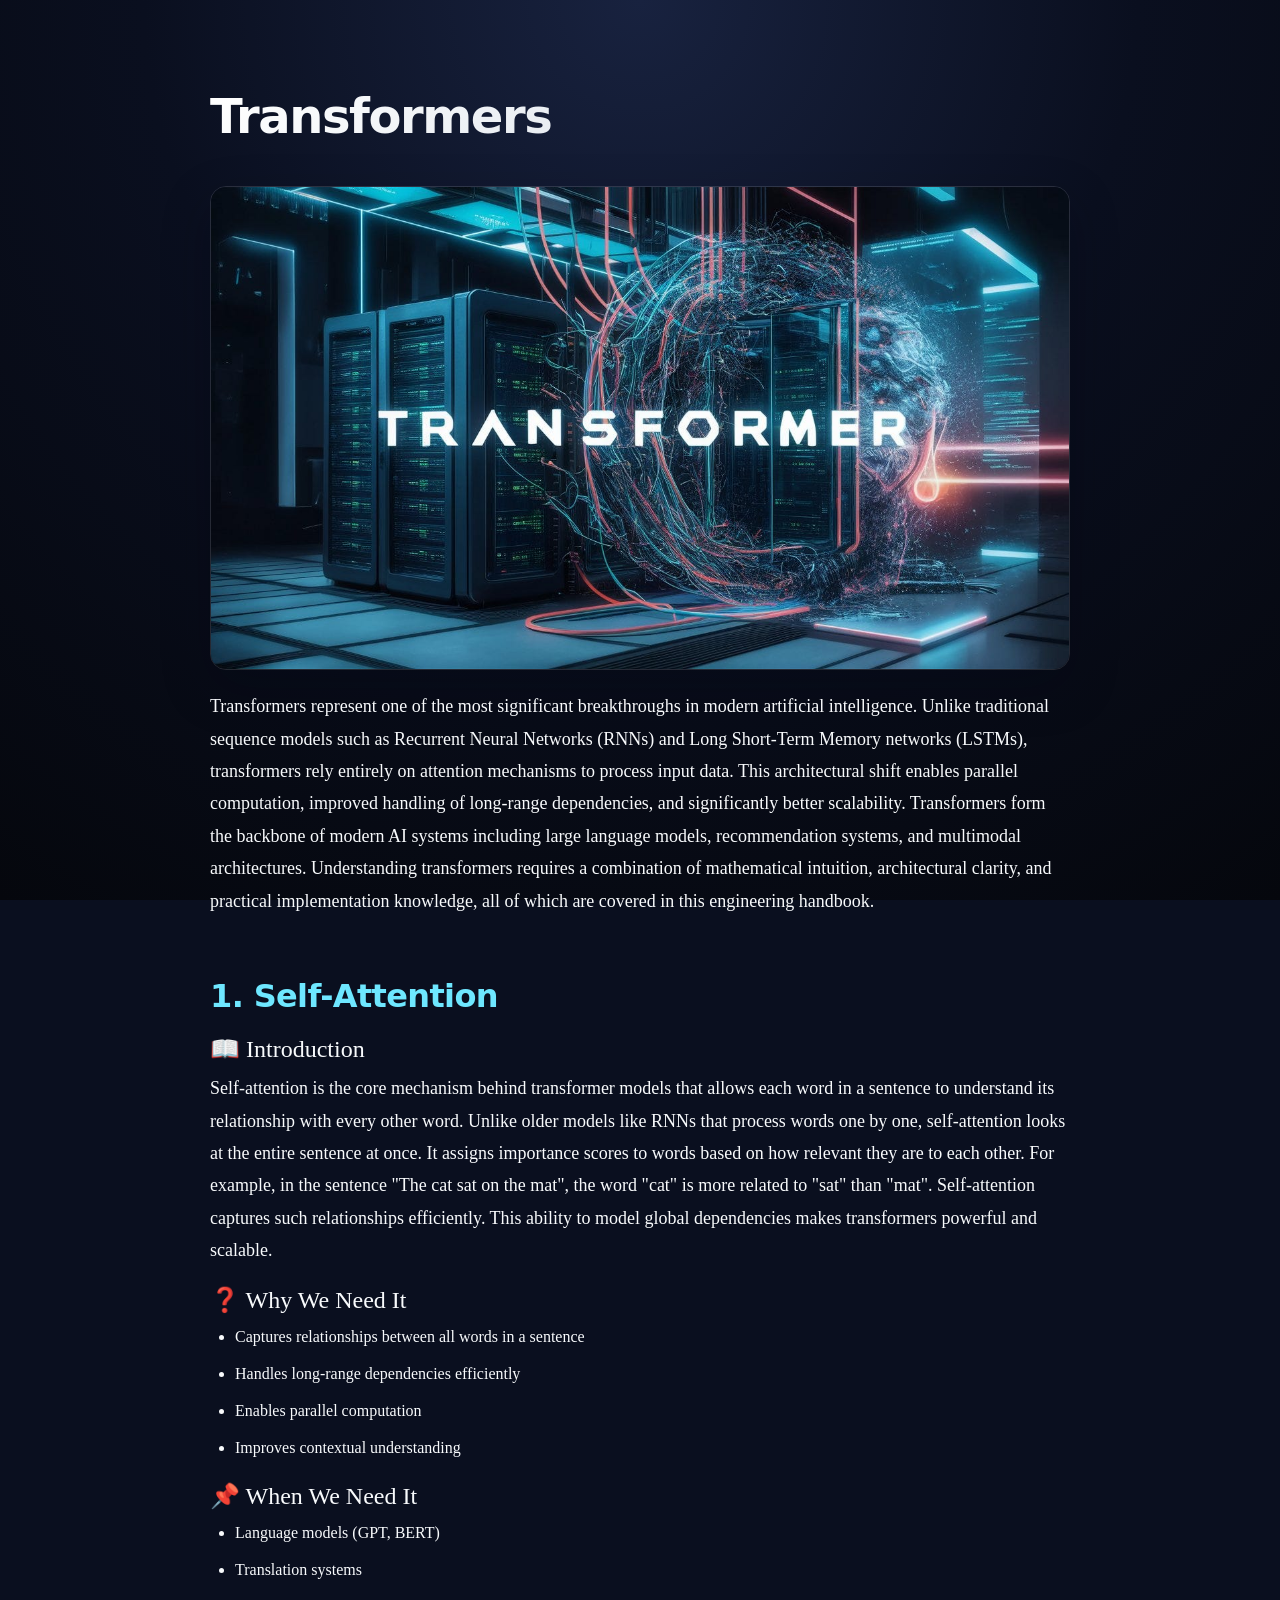
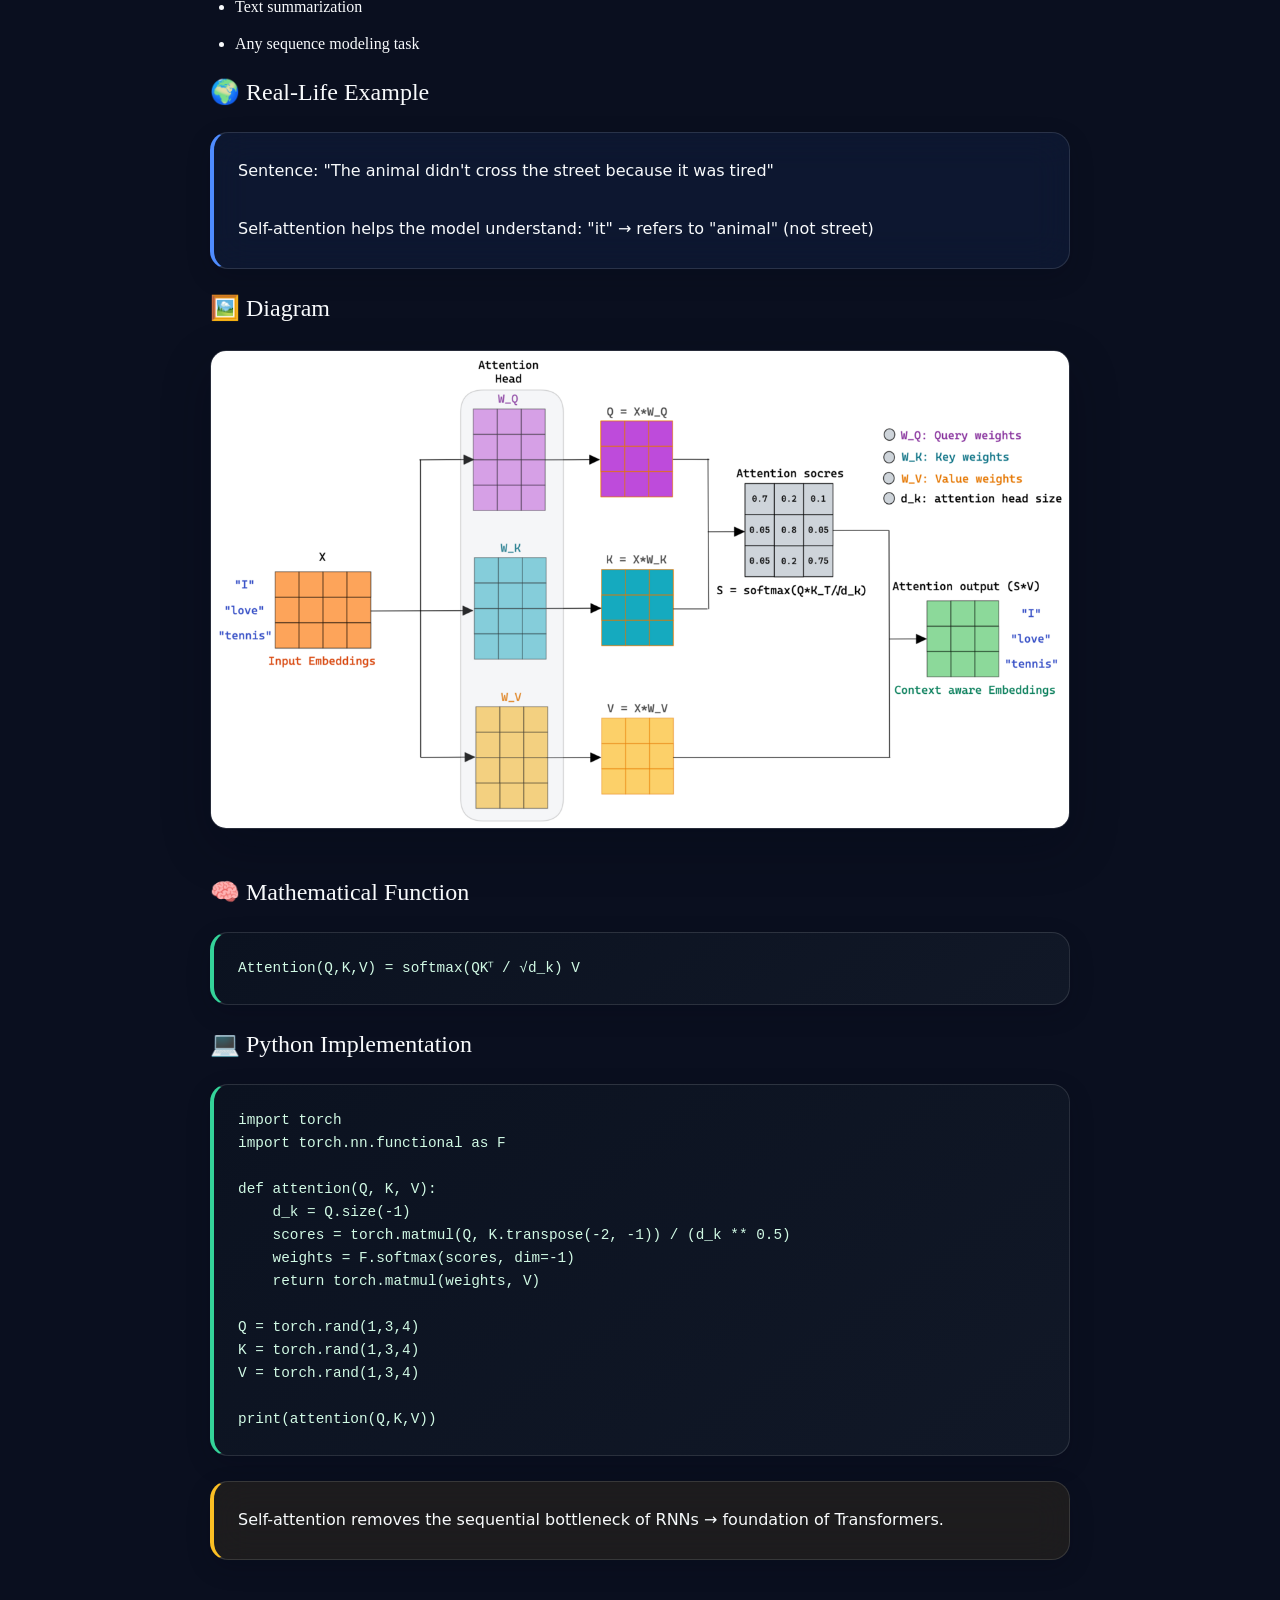
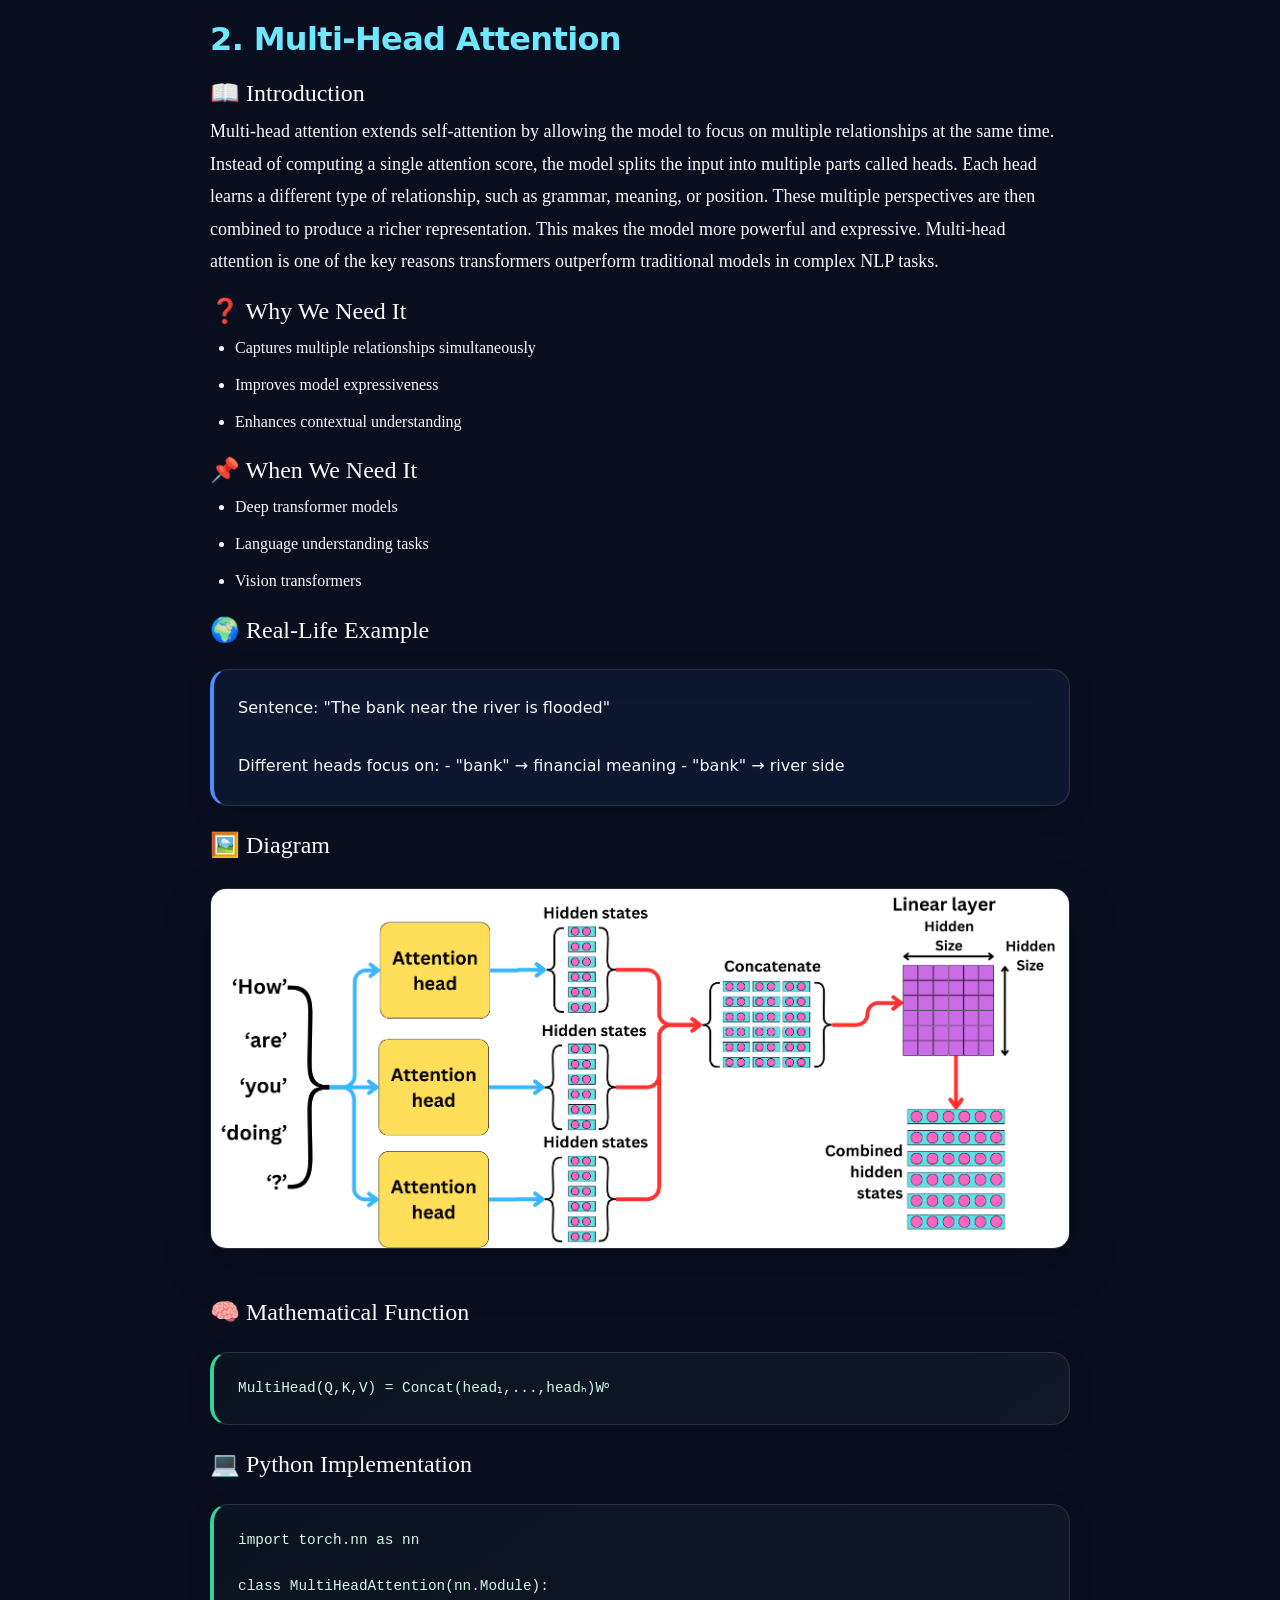
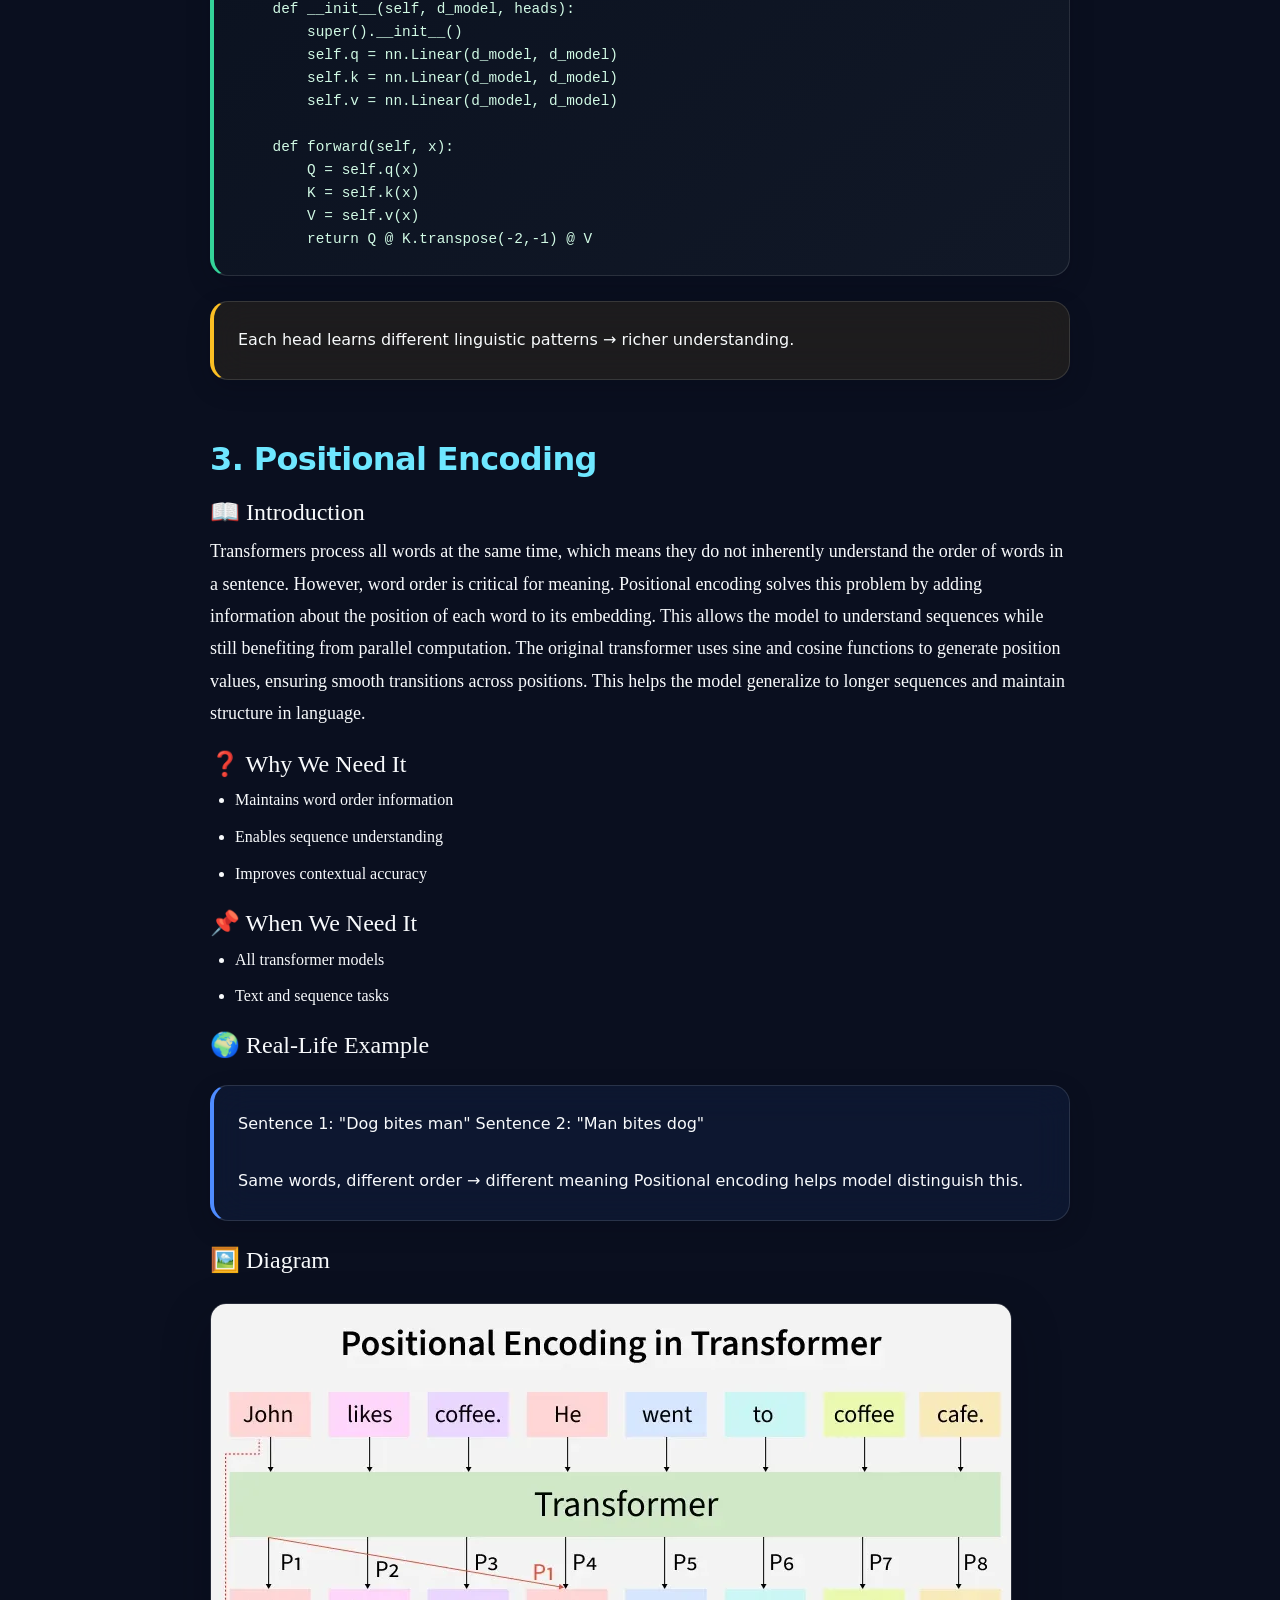
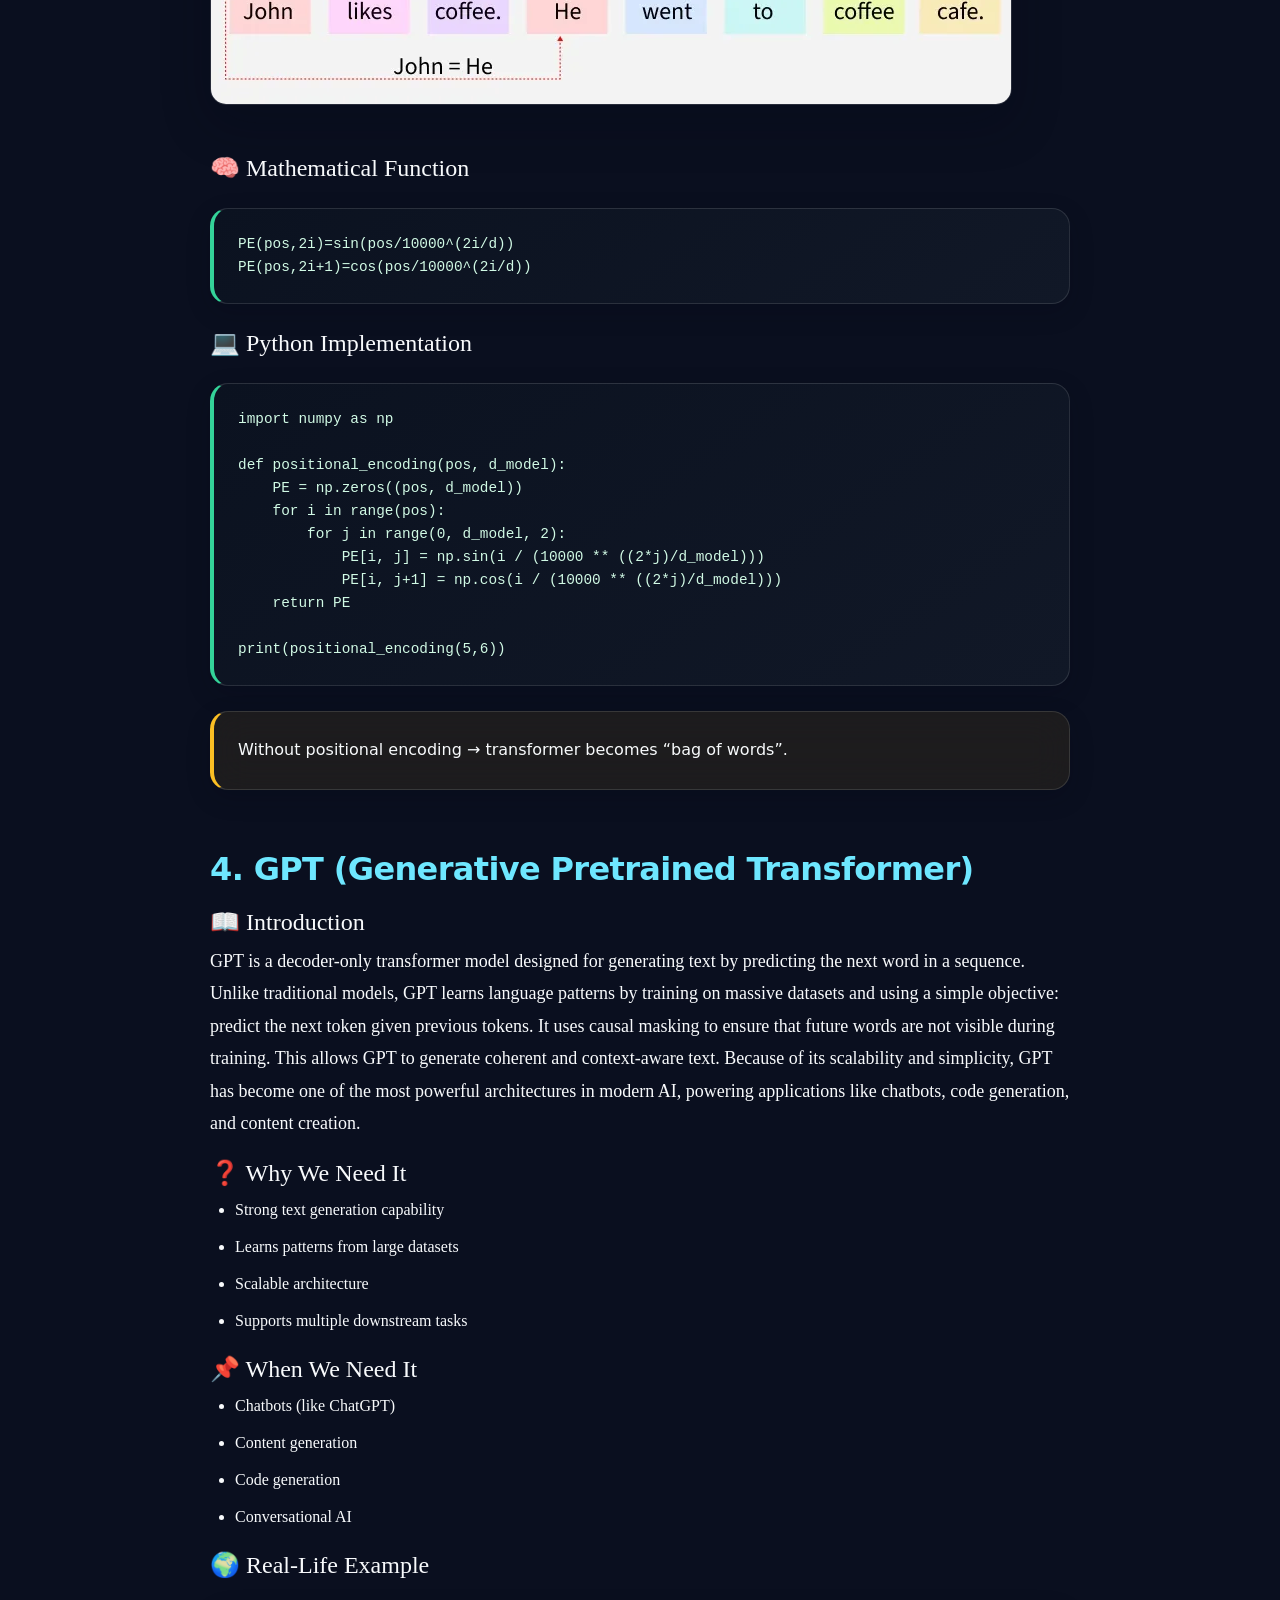
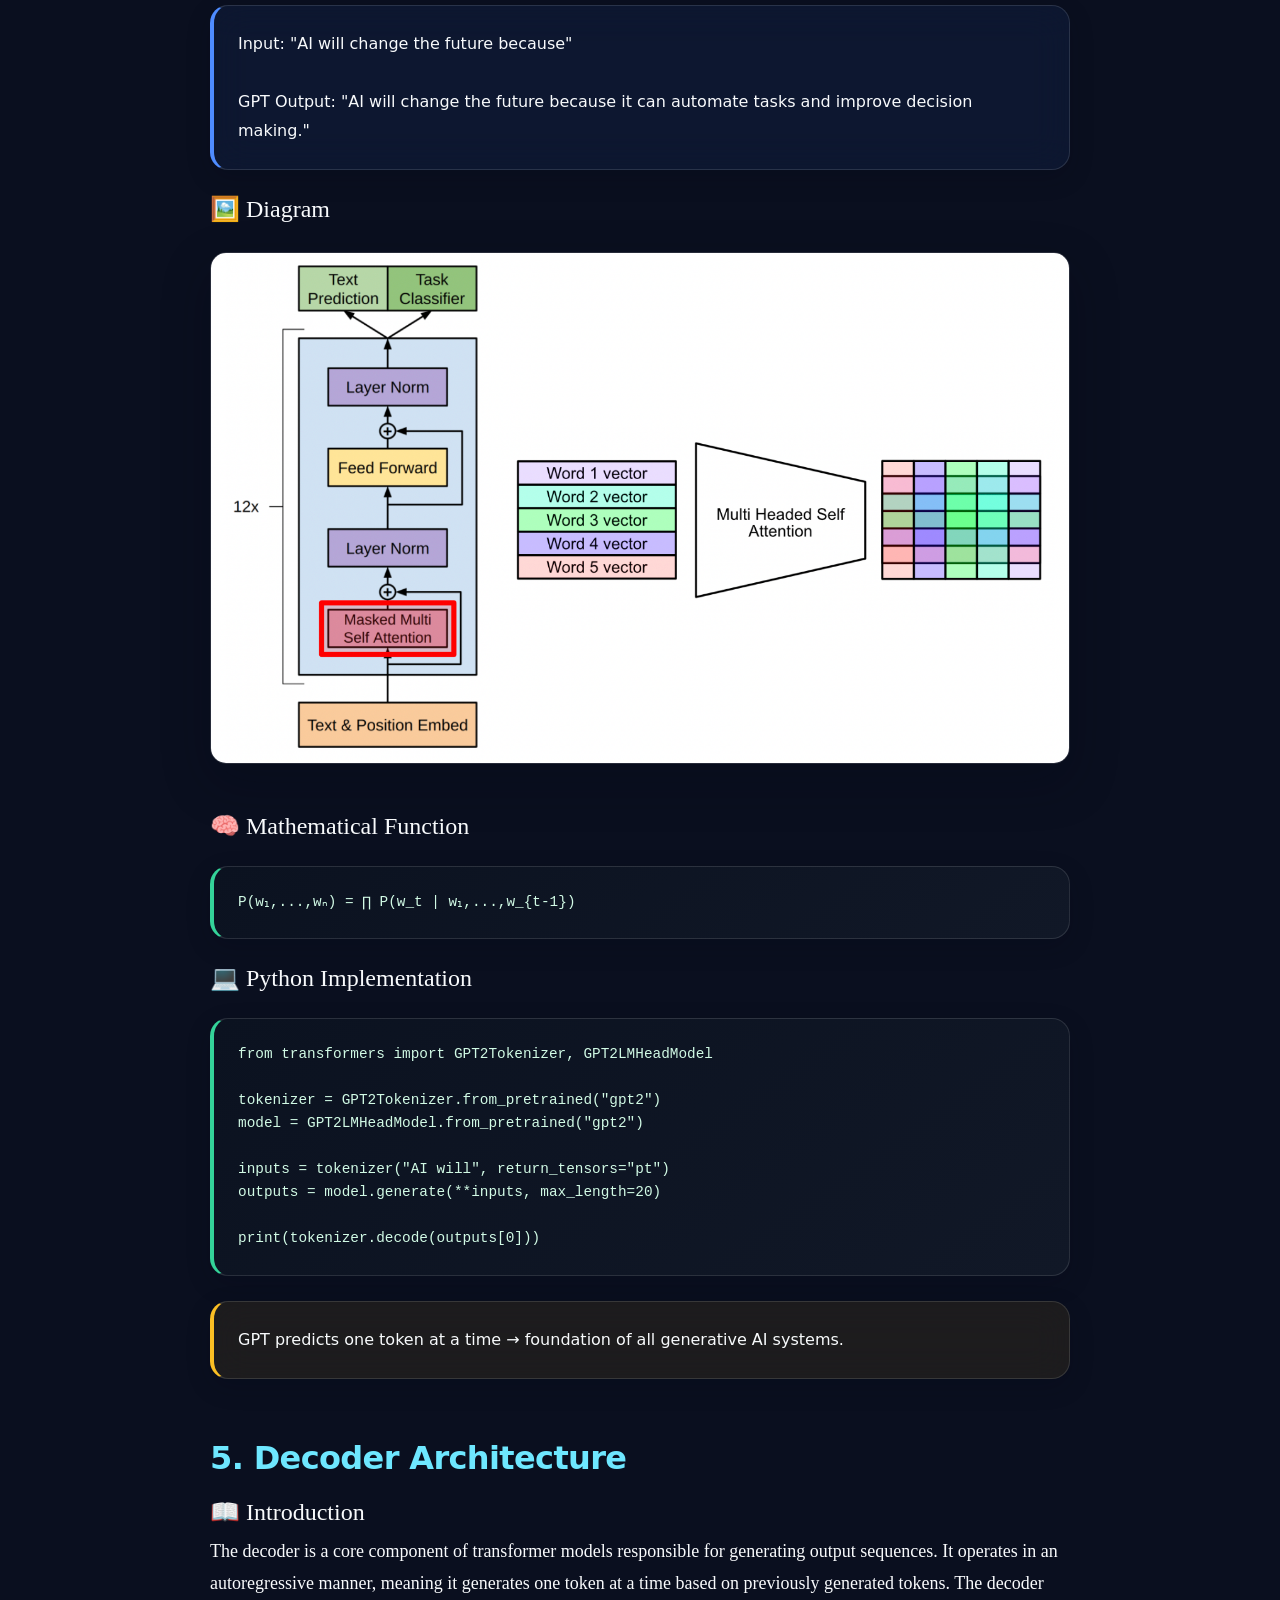
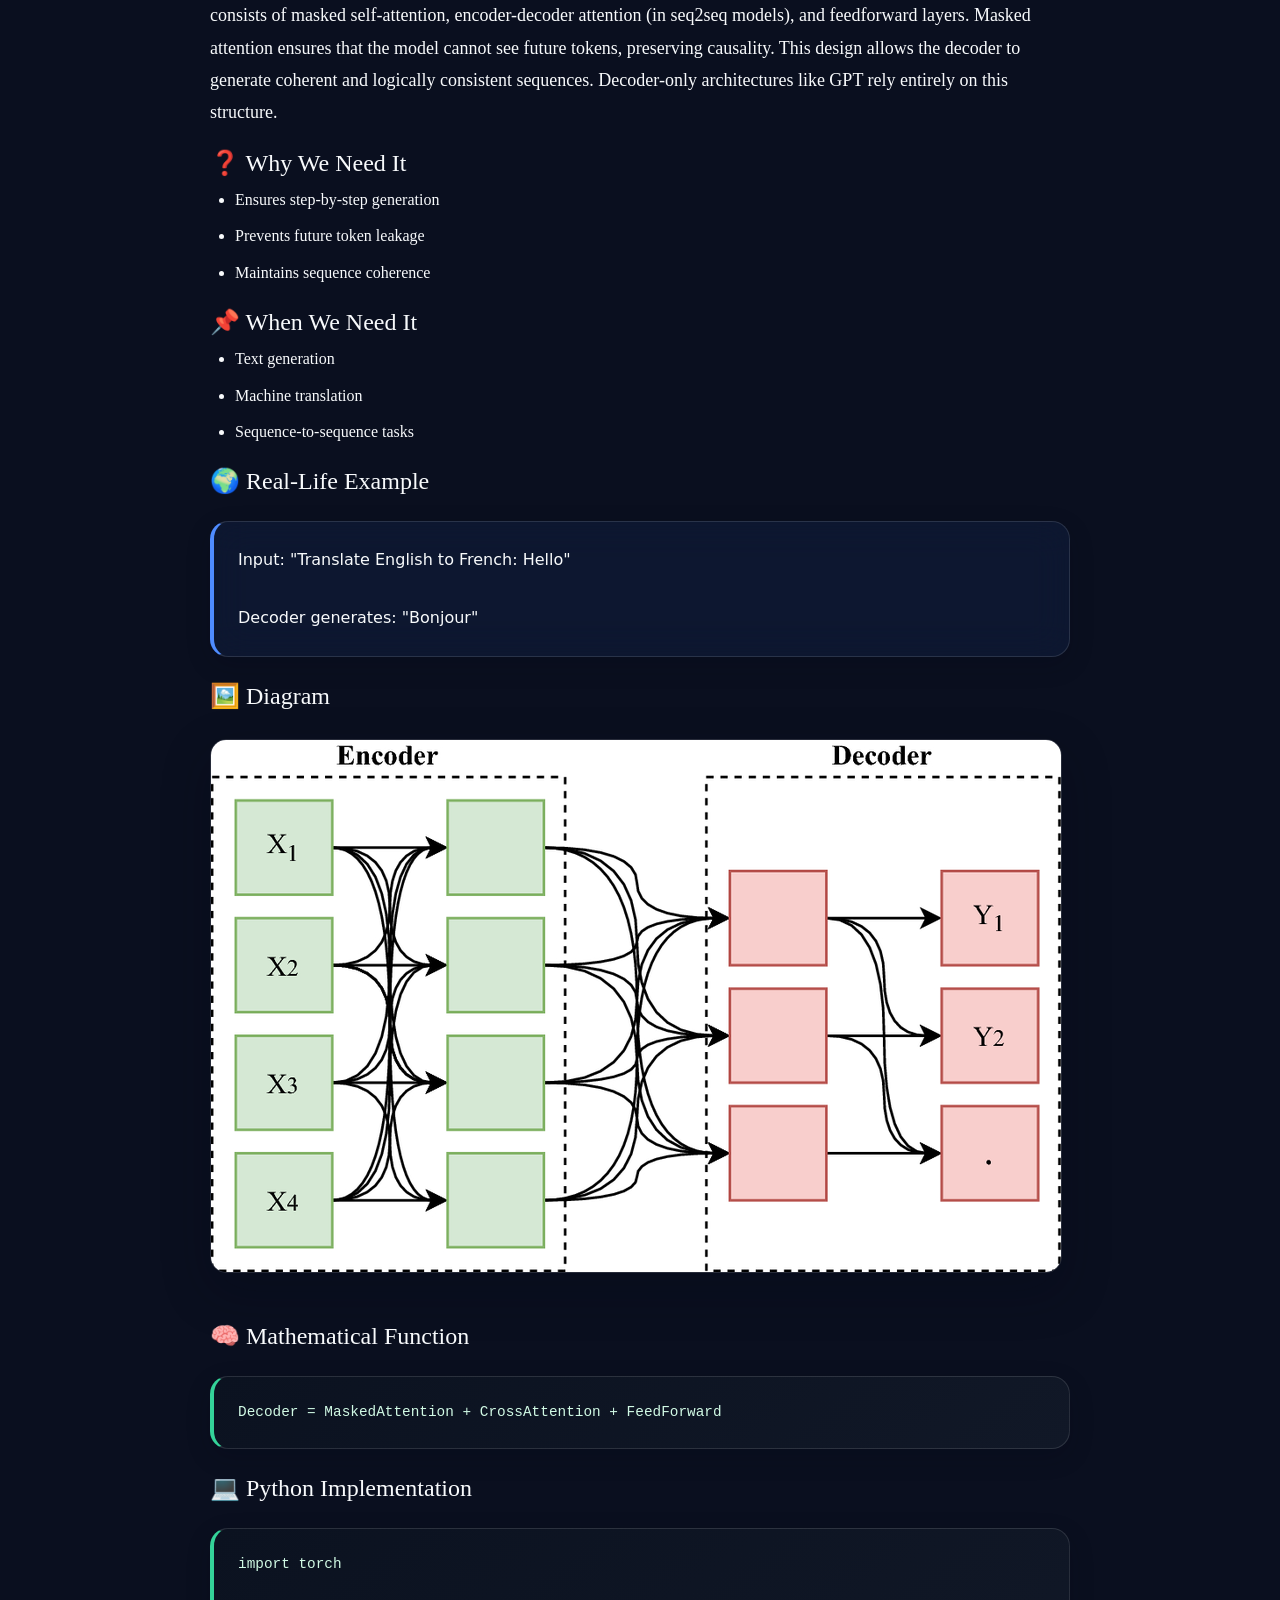
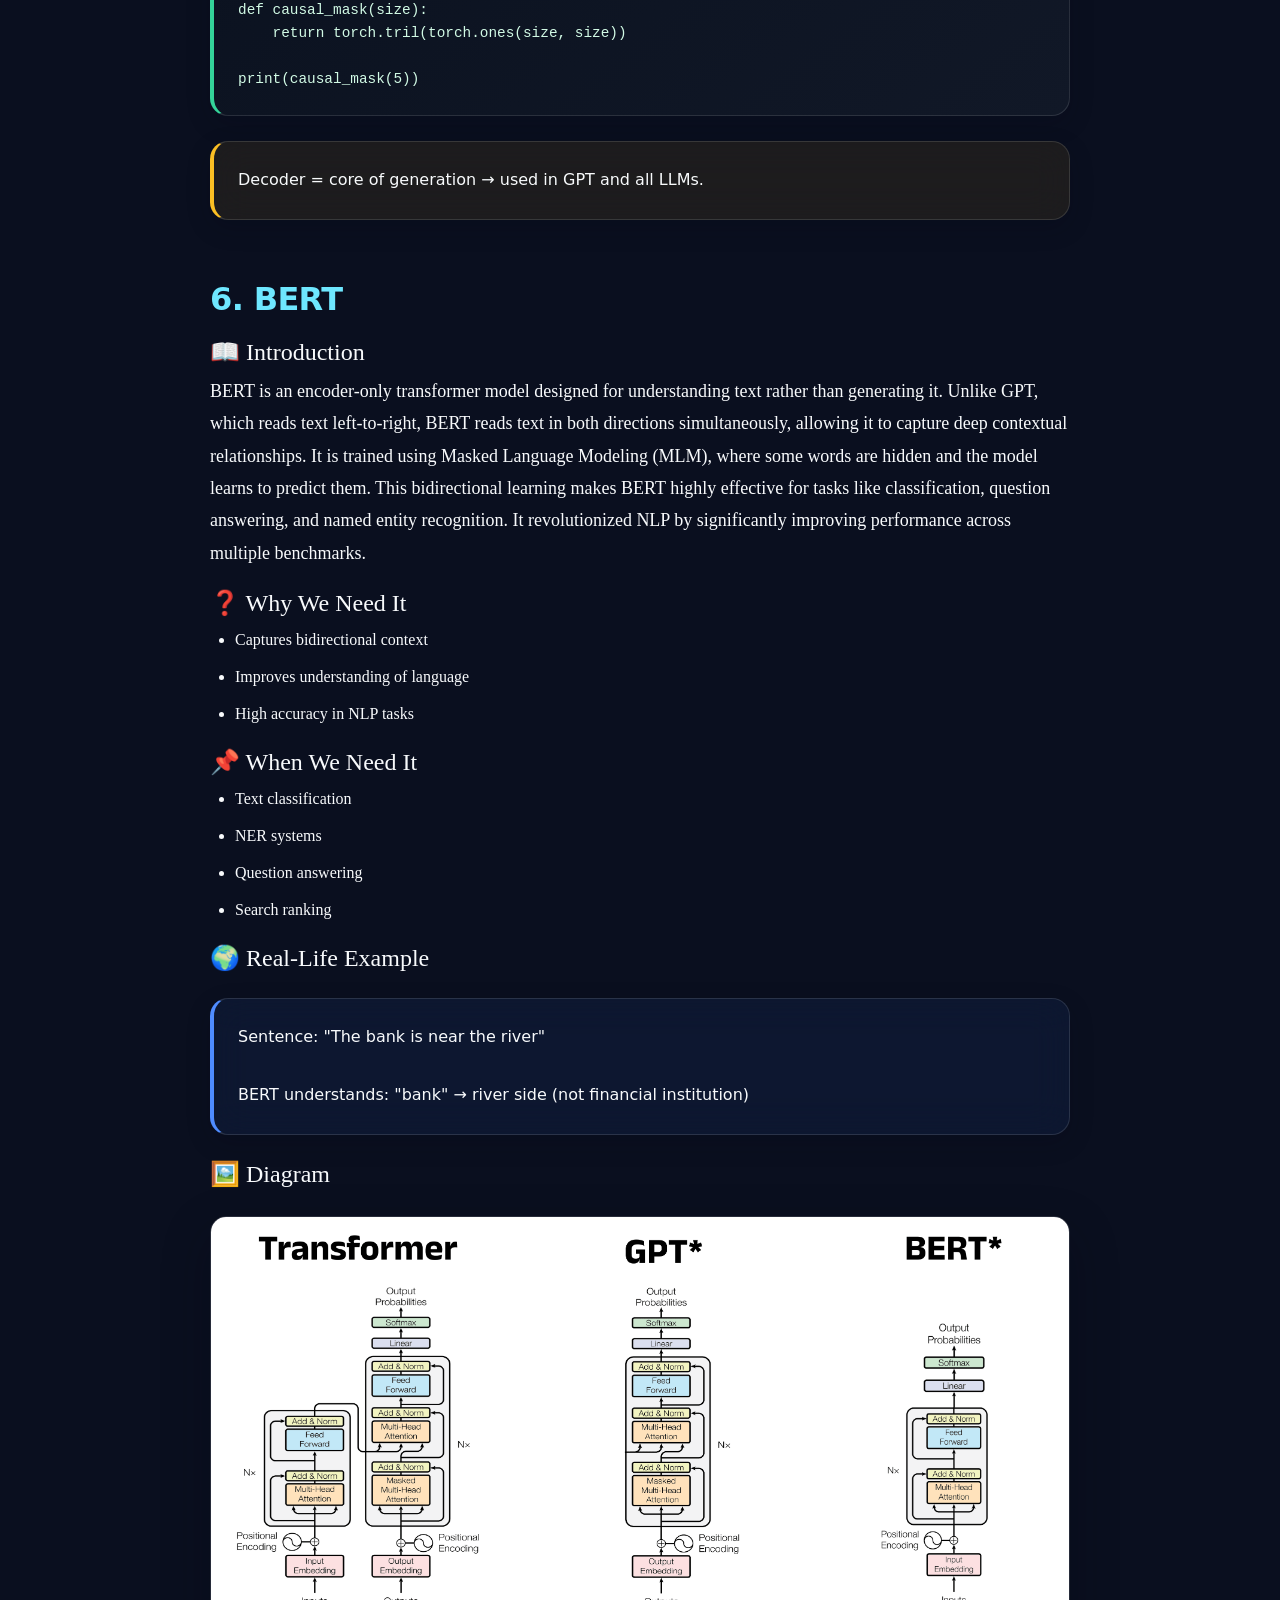
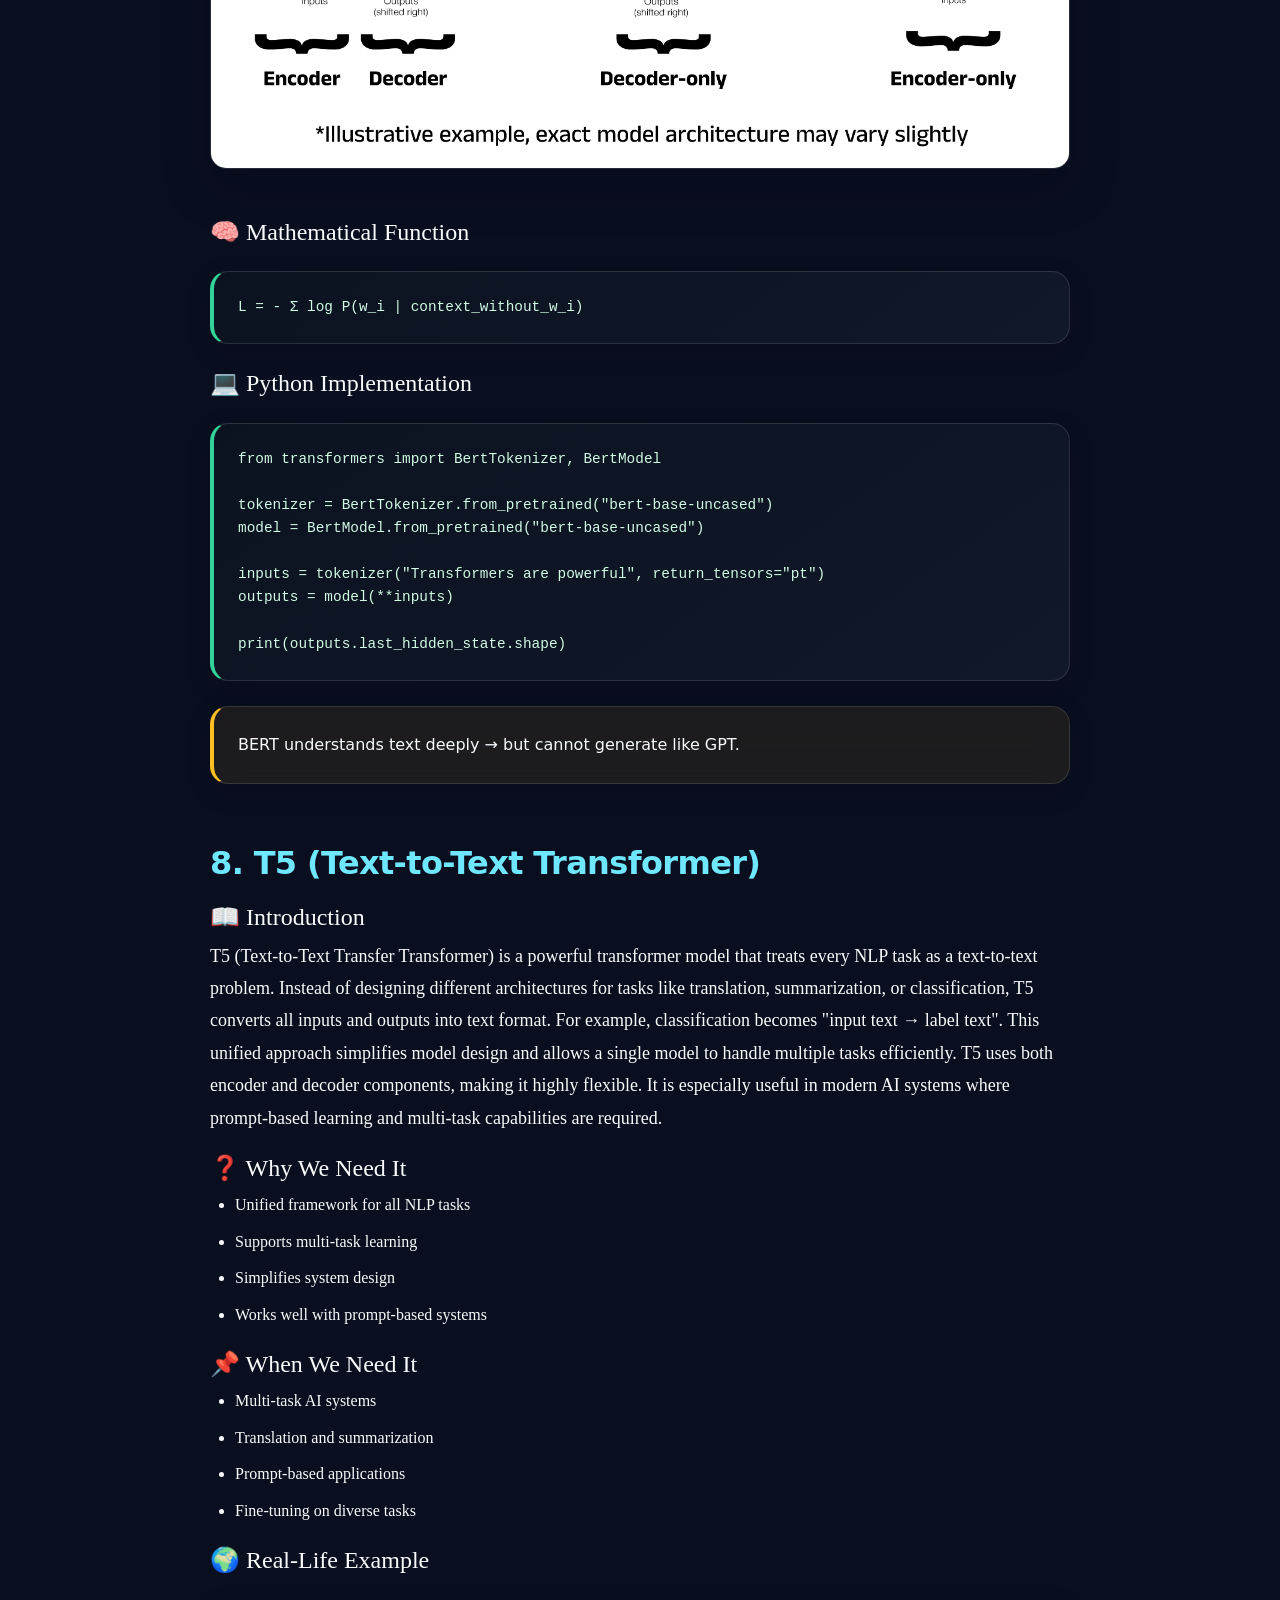
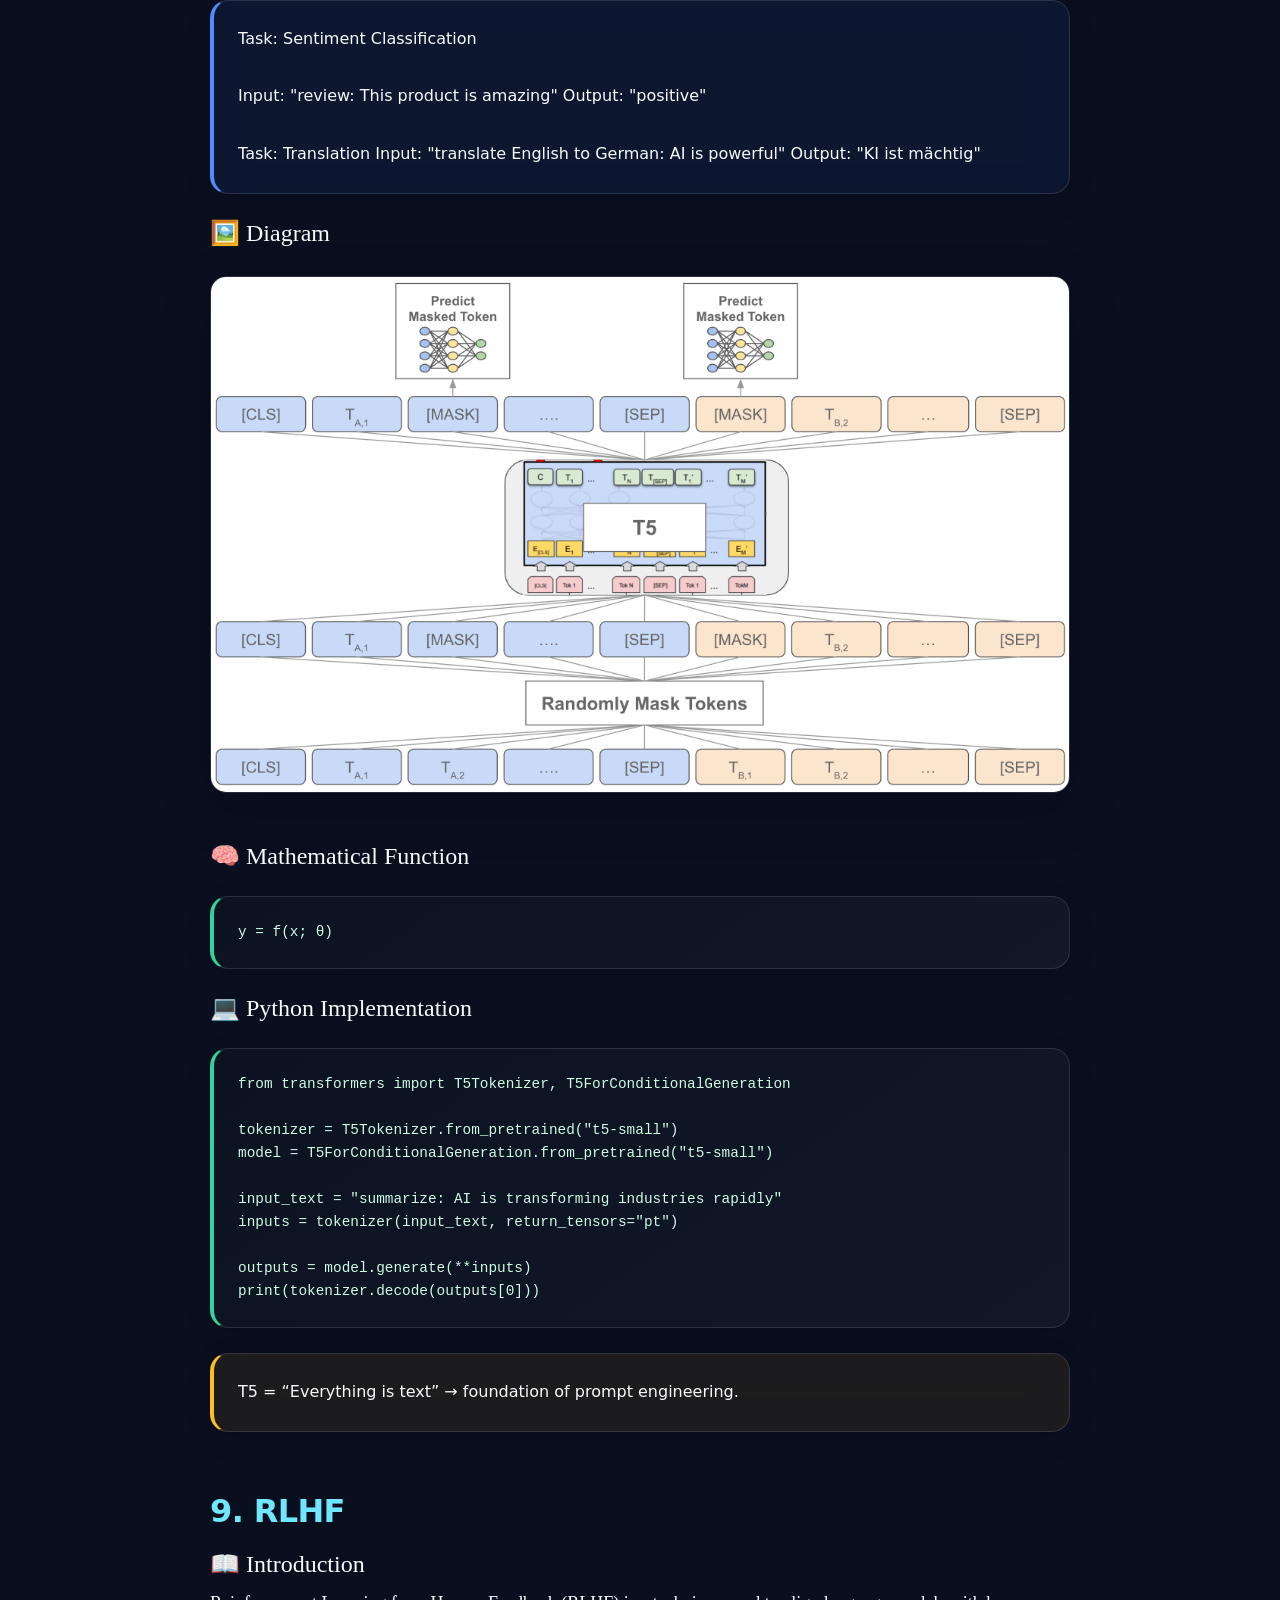
<file: transformer.html>
<!DOCTYPE html>
<html>
<head>
<title>Ultimate Transformer Engineering Handbook</title>

<link href="https://cdn.jsdelivr.net/npm/bootstrap@5.3.0/dist/css/bootstrap.min.css" rel="stylesheet">
<link rel="stylesheet" href="./asset/css/style.css">
</head>

<body class="p-5">
<div class="container">

<h1 class="chapter-title">Transformers</h1>

<img src="./asset/img/Transformer.png">

<p>
Transformers represent one of the most significant breakthroughs in modern artificial intelligence. Unlike traditional 
sequence models such as Recurrent Neural Networks (RNNs) and Long Short-Term Memory networks (LSTMs), transformers rely 
entirely on attention mechanisms to process input data. This architectural shift enables parallel computation, improved 
handling of long-range dependencies, and significantly better scalability. Transformers form the backbone of modern AI 
systems including large language models, recommendation systems, and multimodal architectures. Understanding transformers 
requires a combination of mathematical intuition, architectural clarity, and practical implementation knowledge, all of 
which are covered in this engineering handbook.
</p>

<!-- ================= SELF ATTENTION (UPGRADED) ================= -->

<h2 class="section-title">1. Self-Attention</h2>

<h4>📖 Introduction</h4>
<p>
Self-attention is the core mechanism behind transformer models that allows each word in a sentence to understand its relationship with every other word. Unlike older models like RNNs that process words one by one, self-attention looks at the entire sentence at once. It assigns importance scores to words based on how relevant they are to each other. For example, in the sentence "The cat sat on the mat", the word "cat" is more related to "sat" than "mat". Self-attention captures such relationships efficiently. This ability to model global dependencies makes transformers powerful and scalable.
</p>

<h4>❓ Why We Need It</h4>
<ul>
<li>Captures relationships between all words in a sentence</li>
<li>Handles long-range dependencies efficiently</li>
<li>Enables parallel computation</li>
<li>Improves contextual understanding</li>
</ul>

<h4>📌 When We Need It</h4>
<ul>
<li>Language models (GPT, BERT)</li>
<li>Translation systems</li>
<li>Text summarization</li>
<li>Any sequence modeling task</li>
</ul>

<h4>🌍 Real-Life Example</h4>
<div class="example-box">
Sentence: "The animal didn't cross the street because it was tired"

<br><br>

Self-attention helps the model understand:
"it" → refers to "animal" (not street)
</div>

<h4>🖼️ Diagram</h4>
<img src="./asset/img/self-attention.png"><br><br>


<h4>🧠 Mathematical Function</h4>
<pre class="code-box">
Attention(Q,K,V) = softmax(QKᵀ / √d_k) V
</pre>

<h4>💻 Python Implementation</h4>
<pre class="code-box">
import torch
import torch.nn.functional as F

def attention(Q, K, V):
    d_k = Q.size(-1)
    scores = torch.matmul(Q, K.transpose(-2, -1)) / (d_k ** 0.5)
    weights = F.softmax(scores, dim=-1)
    return torch.matmul(weights, V)

Q = torch.rand(1,3,4)
K = torch.rand(1,3,4)
V = torch.rand(1,3,4)

print(attention(Q,K,V))
</pre>

<div class="insight-box">
Self-attention removes the sequential bottleneck of RNNs → foundation of Transformers.
</div>


<!-- ================= MULTI-HEAD ATTENTION (UPGRADED) ================= -->

<h2 class="section-title">2. Multi-Head Attention</h2>

<h4>📖 Introduction</h4>
<p>
Multi-head attention extends self-attention by allowing the model to focus on multiple relationships at the same time. Instead of computing a single attention score, the model splits the input into multiple parts called heads. Each head learns a different type of relationship, such as grammar, meaning, or position. These multiple perspectives are then combined to produce a richer representation. This makes the model more powerful and expressive. Multi-head attention is one of the key reasons transformers outperform traditional models in complex NLP tasks.
</p>

<h4>❓ Why We Need It</h4>
<ul>
<li>Captures multiple relationships simultaneously</li>
<li>Improves model expressiveness</li>
<li>Enhances contextual understanding</li>
</ul>

<h4>📌 When We Need It</h4>
<ul>
<li>Deep transformer models</li>
<li>Language understanding tasks</li>
<li>Vision transformers</li>
</ul>

<h4>🌍 Real-Life Example</h4>
<div class="example-box">
Sentence: "The bank near the river is flooded"

<br><br>

Different heads focus on:
- "bank" → financial meaning  
- "bank" → river side  
</div>

<h4>🖼️ Diagram</h4>
<img src="./asset/img/multi-head-attention.png"><br><br>


<h4>🧠 Mathematical Function</h4>
<pre class="code-box">
MultiHead(Q,K,V) = Concat(head₁,...,headₕ)Wᵒ
</pre>

<h4>💻 Python Implementation</h4>
<pre class="code-box">
import torch.nn as nn

class MultiHeadAttention(nn.Module):
    def __init__(self, d_model, heads):
        super().__init__()
        self.q = nn.Linear(d_model, d_model)
        self.k = nn.Linear(d_model, d_model)
        self.v = nn.Linear(d_model, d_model)

    def forward(self, x):
        Q = self.q(x)
        K = self.k(x)
        V = self.v(x)
        return Q @ K.transpose(-2,-1) @ V
</pre>

<div class="insight-box">
Each head learns different linguistic patterns → richer understanding.
</div>

<!-- ================= POSITIONAL ENCODING (UPGRADED) ================= -->

<h2 class="section-title">3. Positional Encoding</h2>

<h4>📖 Introduction</h4>
<p>
Transformers process all words at the same time, which means they do not inherently understand the order of words in a sentence. However, word order is critical for meaning. Positional encoding solves this problem by adding information about the position of each word to its embedding. This allows the model to understand sequences while still benefiting from parallel computation. The original transformer uses sine and cosine functions to generate position values, ensuring smooth transitions across positions. This helps the model generalize to longer sequences and maintain structure in language.
</p>

<h4>❓ Why We Need It</h4>
<ul>
<li>Maintains word order information</li>
<li>Enables sequence understanding</li>
<li>Improves contextual accuracy</li>
</ul>

<h4>📌 When We Need It</h4>
<ul>
<li>All transformer models</li>
<li>Text and sequence tasks</li>
</ul>

<h4>🌍 Real-Life Example</h4>
<div class="example-box">
Sentence 1: "Dog bites man"  
Sentence 2: "Man bites dog"

<br><br>

Same words, different order → different meaning  
Positional encoding helps model distinguish this.
</div>

<h4>🖼️ Diagram</h4>
<img src="./asset/img/positional-encoding.png"><br><br>


<h4>🧠 Mathematical Function</h4>
<pre class="code-box">
PE(pos,2i)=sin(pos/10000^(2i/d))
PE(pos,2i+1)=cos(pos/10000^(2i/d))
</pre>

<h4>💻 Python Implementation</h4>
<pre class="code-box">
import numpy as np

def positional_encoding(pos, d_model):
    PE = np.zeros((pos, d_model))
    for i in range(pos):
        for j in range(0, d_model, 2):
            PE[i, j] = np.sin(i / (10000 ** ((2*j)/d_model)))
            PE[i, j+1] = np.cos(i / (10000 ** ((2*j)/d_model)))
    return PE

print(positional_encoding(5,6))
</pre>

<div class="insight-box">
Without positional encoding → transformer becomes “bag of words”.
</div>


<!-- ================= GPT (UPGRADED) ================= -->

<h2 class="section-title">4. GPT (Generative Pretrained Transformer)</h2>

<h4>📖 Introduction</h4>
<p>
GPT is a decoder-only transformer model designed for generating text by predicting the next word in a sequence. Unlike traditional models, GPT learns language patterns by training on massive datasets and using a simple objective: predict the next token given previous tokens. It uses causal masking to ensure that future words are not visible during training. This allows GPT to generate coherent and context-aware text. Because of its scalability and simplicity, GPT has become one of the most powerful architectures in modern AI, powering applications like chatbots, code generation, and content creation.
</p>

<h4>❓ Why We Need It</h4>
<ul>
<li>Strong text generation capability</li>
<li>Learns patterns from large datasets</li>
<li>Scalable architecture</li>
<li>Supports multiple downstream tasks</li>
</ul>

<h4>📌 When We Need It</h4>
<ul>
<li>Chatbots (like ChatGPT)</li>
<li>Content generation</li>
<li>Code generation</li>
<li>Conversational AI</li>
</ul>

<h4>🌍 Real-Life Example</h4>
<div class="example-box">
Input: "AI will change the future because"

<br><br>

GPT Output:  
"AI will change the future because it can automate tasks and improve decision making."
</div>

<h4>🖼️ Diagram</h4>
<img src="./asset/img/GPT.png"><br><br>


<h4>🧠 Mathematical Function</h4>
<pre class="code-box">
P(w₁,...,wₙ) = ∏ P(w_t | w₁,...,w_{t-1})
</pre>

<h4>💻 Python Implementation</h4>
<pre class="code-box">
from transformers import GPT2Tokenizer, GPT2LMHeadModel

tokenizer = GPT2Tokenizer.from_pretrained("gpt2")
model = GPT2LMHeadModel.from_pretrained("gpt2")

inputs = tokenizer("AI will", return_tensors="pt")
outputs = model.generate(**inputs, max_length=20)

print(tokenizer.decode(outputs[0]))
</pre>

<div class="insight-box">
GPT predicts one token at a time → foundation of all generative AI systems.
</div>


<!-- ================= DECODER (UPGRADED) ================= -->

<h2 class="section-title">5. Decoder Architecture</h2>

<h4>📖 Introduction</h4>
<p>
The decoder is a core component of transformer models responsible for generating output sequences. It operates in an autoregressive manner, meaning it generates one token at a time based on previously generated tokens. The decoder consists of masked self-attention, encoder-decoder attention (in seq2seq models), and feedforward layers. Masked attention ensures that the model cannot see future tokens, preserving causality. This design allows the decoder to generate coherent and logically consistent sequences. Decoder-only architectures like GPT rely entirely on this structure.
</p>

<h4>❓ Why We Need It</h4>
<ul>
<li>Ensures step-by-step generation</li>
<li>Prevents future token leakage</li>
<li>Maintains sequence coherence</li>
</ul>

<h4>📌 When We Need It</h4>
<ul>
<li>Text generation</li>
<li>Machine translation</li>
<li>Sequence-to-sequence tasks</li>
</ul>

<h4>🌍 Real-Life Example</h4>
<div class="example-box">
Input: "Translate English to French: Hello"

<br><br>

Decoder generates:
"Bonjour"
</div>

<h4>🖼️ Diagram</h4>
<img src="./asset/img/encoder-decoder.png"><br><br>


<h4>🧠 Mathematical Function</h4>
<pre class="code-box">
Decoder = MaskedAttention + CrossAttention + FeedForward
</pre>

<h4>💻 Python Implementation</h4>
<pre class="code-box">
import torch

def causal_mask(size):
    return torch.tril(torch.ones(size, size))

print(causal_mask(5))
</pre>

<div class="insight-box">
Decoder = core of generation → used in GPT and all LLMs.
</div>

<!-- ================= BERT (UPGRADED) ================= -->

<h2 class="section-title">6. BERT</h2>

<h4>📖 Introduction</h4>
<p>
BERT is an encoder-only transformer model designed for understanding text rather than generating it. Unlike GPT, which reads text left-to-right, BERT reads text in both directions simultaneously, allowing it to capture deep contextual relationships. It is trained using Masked Language Modeling (MLM), where some words are hidden and the model learns to predict them. This bidirectional learning makes BERT highly effective for tasks like classification, question answering, and named entity recognition. It revolutionized NLP by significantly improving performance across multiple benchmarks.
</p>

<h4>❓ Why We Need It</h4>
<ul>
<li>Captures bidirectional context</li>
<li>Improves understanding of language</li>
<li>High accuracy in NLP tasks</li>
</ul>

<h4>📌 When We Need It</h4>
<ul>
<li>Text classification</li>
<li>NER systems</li>
<li>Question answering</li>
<li>Search ranking</li>
</ul>

<h4>🌍 Real-Life Example</h4>
<div class="example-box">
Sentence: "The bank is near the river"

<br><br>

BERT understands:
"bank" → river side (not financial institution)
</div>

<h4>🖼️ Diagram</h4>
<img src="./asset/img/BERT.png"><br><br>


<h4>🧠 Mathematical Function</h4>
<pre class="code-box">
L = - Σ log P(w_i | context_without_w_i)
</pre>

<h4>💻 Python Implementation</h4>
<pre class="code-box">
from transformers import BertTokenizer, BertModel

tokenizer = BertTokenizer.from_pretrained("bert-base-uncased")
model = BertModel.from_pretrained("bert-base-uncased")

inputs = tokenizer("Transformers are powerful", return_tensors="pt")
outputs = model(**inputs)

print(outputs.last_hidden_state.shape)
</pre>

<div class="insight-box">
BERT understands text deeply → but cannot generate like GPT.
</div>

<!-- ================= T5 (UPGRADED) ================= -->

<h2 class="section-title">8. T5 (Text-to-Text Transformer)</h2>

<h4>📖 Introduction</h4>
<p>
T5 (Text-to-Text Transfer Transformer) is a powerful transformer model that treats every NLP task as a text-to-text problem. Instead of designing different architectures for tasks like translation, summarization, or classification, T5 converts all inputs and outputs into text format. For example, classification becomes "input text → label text". This unified approach simplifies model design and allows a single model to handle multiple tasks efficiently. T5 uses both encoder and decoder components, making it highly flexible. It is especially useful in modern AI systems where prompt-based learning and multi-task capabilities are required.
</p>

<h4>❓ Why We Need It</h4>
<ul>
<li>Unified framework for all NLP tasks</li>
<li>Supports multi-task learning</li>
<li>Simplifies system design</li>
<li>Works well with prompt-based systems</li>
</ul>

<h4>📌 When We Need It</h4>
<ul>
<li>Multi-task AI systems</li>
<li>Translation and summarization</li>
<li>Prompt-based applications</li>
<li>Fine-tuning on diverse tasks</li>
</ul>

<h4>🌍 Real-Life Example</h4>
<div class="example-box">
Task: Sentiment Classification

<br><br>

Input: "review: This product is amazing"  
Output: "positive"

<br><br>

Task: Translation  
Input: "translate English to German: AI is powerful"  
Output: "KI ist mächtig"
</div>

<h4>🖼️ Diagram</h4>
<img src="./asset/img/T5.png"><br><br>


<h4>🧠 Mathematical Function</h4>
<pre class="code-box">
y = f(x; θ)
</pre>

<h4>💻 Python Implementation</h4>
<pre class="code-box">
from transformers import T5Tokenizer, T5ForConditionalGeneration

tokenizer = T5Tokenizer.from_pretrained("t5-small")
model = T5ForConditionalGeneration.from_pretrained("t5-small")

input_text = "summarize: AI is transforming industries rapidly"
inputs = tokenizer(input_text, return_tensors="pt")

outputs = model.generate(**inputs)
print(tokenizer.decode(outputs[0]))
</pre>

<div class="insight-box">
T5 = “Everything is text” → foundation of prompt engineering.
</div>

<!-- ================= RLHF (UPGRADED) ================= -->

<h2 class="section-title">9. RLHF</h2>

<h4>📖 Introduction</h4>
<p>
Reinforcement Learning from Human Feedback (RLHF) is a technique used to align language models with human expectations. While models trained on large datasets can generate fluent text, they may produce incorrect, harmful, or irrelevant responses. RLHF introduces a feedback loop where human evaluators rank model outputs based on quality. A reward model is trained on this feedback, and the main model is optimized to maximize this reward using reinforcement learning techniques. This process helps models become more helpful, safe, and aligned with user intent. RLHF is a key component behind systems like ChatGPT.
</p>

<h4>❓ Why We Need It</h4>
<ul>
<li>Aligns model behavior with human preferences</li>
<li>Improves safety and reliability</li>
<li>Reduces harmful or incorrect outputs</li>
<li>Enhances user experience</li>
</ul>

<h4>📌 When We Need It</h4>
<ul>
<li>Chatbots and AI assistants</li>
<li>Production LLM systems</li>
<li>Safety-critical applications</li>
</ul>

<h4>🌍 Real-Life Example</h4>
<div class="example-box">
User asks: "Explain AI simply"

<br><br>

Model outputs:
1. Complex explanation ❌  
2. Simple explanation ✅  

<br><br>

Human selects #2 → model learns preferred response style
</div>

<h4>🖼️ Diagram</h4>
<img src="./asset/img/RLHF.png"><br><br>


<h4>🧠 Mathematical Function</h4>
<pre class="code-box">
maximize E[R(x)]
</pre>

<h4>💻 Python Implementation</h4>
<pre class="code-box">
# Conceptual RLHF loop

for input_text in dataset:
    output = model(input_text)
    reward = reward_model(output)
    
    loss = -reward
    loss.backward()
</pre>

<div class="insight-box">
RLHF = reason why ChatGPT feels “human-like”.
</div>

<!-- ================= SCALING LAWS (UPGRADED) ================= -->

<h2 class="section-title">10. Scaling Laws</h2>

<h4>📖 Introduction</h4>
<p>
Scaling laws describe how the performance of machine learning models improves as we increase model size, dataset size, and computational power. Research has shown that larger models trained on more data tend to perform better in a predictable way. These improvements follow mathematical relationships known as power laws. Scaling laws help engineers understand how much improvement they can expect when increasing resources. This has driven the development of massive models like GPT-4. However, scaling also introduces challenges such as higher cost, energy consumption, and diminishing returns at extreme sizes.
</p>

<h4>❓ Why We Need It</h4>
<ul>
<li>Predicts model performance improvements</li>
<li>Guides resource allocation</li>
<li>Helps design large-scale systems</li>
<li>Optimizes training strategies</li>
</ul>

<h4>📌 When We Need It</h4>
<ul>
<li>Training large language models</li>
<li>Planning AI infrastructure</li>
<li>Scaling production systems</li>
</ul>

<h4>🌍 Real-Life Example</h4>
<div class="example-box">
Small Model → Basic chatbot  

<br><br>

Large Model → ChatGPT-level reasoning  

<br><br>

More data + parameters → better performance
</div>

<h4>🖼️ Diagram</h4>
<img src="./asset/img/scaling-law.png"><br><br>


<h4>🧠 Mathematical Function</h4>
<pre class="code-box">
Loss ∝ N^(-α)
</pre>

<h4>💻 Python Implementation</h4>
<pre class="code-box">
import numpy as np
import matplotlib.pyplot as plt

N = np.array([1e3,1e4,1e5,1e6])
loss = N ** (-0.1)

plt.plot(N, loss)
plt.xscale("log")
plt.title("Scaling Law")
plt.show()
</pre>

<div class="insight-box">
Bigger models → better performance (but higher cost).
</div>

<!-- ================= ATTENTION VARIANTS (UPGRADED) ================= -->

<h2 class="section-title">11. Attention Variants</h2>

<h4>📖 Introduction</h4>
<p>
Standard self-attention in transformers has a quadratic time and memory complexity with respect to sequence length, making it inefficient for long inputs such as documents or code. To solve this, researchers developed attention variants that reduce computation while preserving performance. These include sparse attention, linear attention, and FlashAttention. Sparse attention limits interactions to selected tokens, linear attention approximates attention to achieve linear complexity, and FlashAttention optimizes memory access for faster GPU execution. These techniques are essential for scaling transformers to handle long sequences efficiently.
</p>

<h4>❓ Why We Need It</h4>
<ul>
<li>Reduces computational complexity from O(n²)</li>
<li>Enables long sequence processing</li>
<li>Improves speed and memory efficiency</li>
<li>Makes large-scale models practical</li>
</ul>

<h4>📌 When We Need It</h4>
<ul>
<li>Long document processing</li>
<li>Code understanding models</li>
<li>Large-scale transformer systems</li>
</ul>

<h4>🌍 Real-Life Example</h4>
<div class="example-box">
Standard Attention:
10,000 tokens → 100M computations ❌

<br><br>

Optimized Attention:
Linear Attention → ~10,000 computations ✅
</div>

<h4>🖼️ Diagram</h4>
<img src="./asset/img/attention-varients.png"><br><br>


<h4>🧠 Mathematical Function</h4>
<pre class="code-box">
Standard Attention = O(n²)
Linear Attention = O(n)
</pre>

<h4>💻 Python Implementation</h4>
<pre class="code-box">
# Conceptual linear attention

import torch

Q = torch.rand(1,100,64)
K = torch.rand(1,100,64)

K_sum = K.sum(dim=1)
output = Q @ K_sum.unsqueeze(-1)

print(output.shape)
</pre>

<div class="insight-box">
Attention optimization = key to scaling LLMs beyond context limits.
</div>

<!-- ================= MIXTURE OF EXPERTS (UPGRADED) ================= -->

<h2 class="section-title">12. Mixture of Experts (MoE)</h2>

<h4>📖 Introduction</h4>
<p>
Mixture of Experts (MoE) is a scalable neural network architecture that increases model capacity without increasing computation proportionally. Instead of activating the entire model for every input, MoE uses a gating network to select a subset of expert networks dynamically. Each expert specializes in different patterns, such as language, reasoning, or coding. This allows the model to scale to billions or even trillions of parameters efficiently. MoE is widely used in large-scale systems like Google’s Switch Transformer.
</p>

<h4>❓ Why We Need It</h4>
<ul>
<li>Scales model capacity efficiently</li>
<li>Reduces computation cost</li>
<li>Enables specialization of experts</li>
<li>Improves performance on diverse tasks</li>
</ul>

<h4>📌 When We Need It</h4>
<ul>
<li>Large language models (LLMs)</li>
<li>Multi-domain AI systems</li>
<li>High-performance production models</li>
</ul>

<h4>🌍 Real-Life Example</h4>
<div class="example-box">
User asks coding question → Code expert activated  

<br><br>

User asks medical question → Medical expert activated  

<br><br>

Only relevant experts are used → efficient + fast
</div>

<h4>🖼️ Diagram</h4>
<img src="./asset/img/MOE.png"><br><br>


<h4>🧠 Mathematical Function</h4>
<pre class="code-box">
Output = Σ gate_i(x) * expert_i(x)
</pre>

<h4>💻 Python Implementation</h4>
<pre class="code-box">
import torch

# Example gating
x = torch.rand(3)
gate = torch.softmax(x, dim=0)

experts = [torch.rand(3) for _ in range(3)]

output = sum(gate[i] * experts[i] for i in range(3))
print(output)
</pre>

<div class="insight-box">
MoE = “use few parameters per input, but keep huge model capacity”.
</div>

<!-- ================= TRAINING TRANSFORMERS (UPGRADED) ================= -->

<h2 class="section-title">13. Training Transformers</h2>

<h4>📖 Introduction</h4>
<p>
Training transformer models involves optimizing millions or billions of parameters using large datasets and powerful hardware. The goal is to minimize a loss function, typically cross-entropy, using gradient descent. Due to the scale of these models, training requires advanced techniques such as learning rate scheduling, gradient clipping, and mixed precision training. Distributed training across multiple GPUs or TPUs is often necessary. Proper training ensures stability, convergence, and high performance in downstream tasks.
</p>

<h4>❓ Why We Need It</h4>
<ul>
<li>Optimizes model parameters</li>
<li>Improves accuracy and performance</li>
<li>Ensures stable learning</li>
</ul>

<h4>📌 When We Need It</h4>
<ul>
<li>Pretraining large models</li>
<li>Fine-tuning models</li>
<li>Building custom AI systems</li>
</ul>

<h4>🌍 Real-Life Example</h4>
<div class="example-box">
Training GPT:
Input → "AI is"  
Target → "powerful"

<br><br>

Model learns:
Predict next word correctly
</div>

<h4>🖼️ Diagram</h4>
<img src="./asset/img/training-transformer.png"><br><br>


<h4>🧠 Mathematical Function</h4>
<pre class="code-box">
θ = θ - η ∇L(θ)
</pre>

<h4>💻 Python Implementation</h4>
<pre class="code-box">
import torch

optimizer = torch.optim.Adam(model.parameters(), lr=1e-4)

loss.backward()
optimizer.step()
optimizer.zero_grad()
</pre>

<div class="insight-box">
Training = most expensive part of LLM lifecycle.
</div>

<!-- ================= INFERENCE OPTIMIZATION (UPGRADED) ================= -->

<h2 class="section-title">14. Inference Optimization</h2>

<h4>📖 Introduction</h4>
<p>
Inference optimization focuses on making trained models faster and more efficient during deployment. Since large language models are computationally expensive, techniques such as quantization, KV caching, batching, and hardware acceleration are used to reduce latency and cost. KV caching stores previous computations in autoregressive models, avoiding redundant calculations. Quantization reduces model precision to decrease memory usage. These optimizations are critical for real-time applications like chatbots and APIs.
</p>

<h4>❓ Why We Need It</h4>
<ul>
<li>Reduces latency and response time</li>
<li>Lowers computational cost</li>
<li>Enables real-time AI applications</li>
</ul>

<h4>📌 When We Need It</h4>
<ul>
<li>Deploying LLMs in production</li>
<li>Chatbots and APIs</li>
<li>Real-time AI systems</li>
</ul>

<h4>🌍 Real-Life Example</h4>
<div class="example-box">
Without optimization:
Response time = 5 seconds ❌

<br><br>

With KV cache:
Response time = 1 second ✅
</div>

<h4>🖼️ Diagram</h4>
<img src="./asset/img/Inference-Optimization.png"><br><br>


<h4>🧠 Mathematical Function</h4>
<pre class="code-box">
y_t = f(y_{t-1}, cache)
</pre>

<h4>💻 Python Implementation</h4>
<pre class="code-box">
with torch.no_grad():
    output = model(input_ids)
</pre>

<div class="insight-box">
Inference optimization = key to making AI usable at scale.
</div>

<!-- ================= APPLICATIONS ================= -->

<h2 class="section-title">15. Applications</h2>

<h4 class="sub">📖 Introduction</h4>
<p>
Transformers are widely used across industries, powering applications such as chatbots, recommendation systems, code generation, 
and multimodal AI systems. Their ability to model complex relationships makes them suitable for a wide range of tasks.
</p>

<h4 class="sub">❓ Why we use?</h4>
<ul>
<li>Versatile architecture</li>
<li>High performance</li>
</ul>

<h4 class="sub">📍 When to Use?</h4>
<ul>
<li>AI systems</li>
<li>Automation</li>
</ul>

<hr>

<!-- ================= FUTURE ================= -->

<h2 class="section-title">16. Future of Transformers</h2>

<h4 class="sub">📖 Introduction</h4>
<p>
The future of transformers lies in efficiency, multimodality, and autonomous intelligence. Research is focused on reducing 
computational costs, improving reasoning capabilities, and integrating multiple data modalities such as text, images, and audio.
</p>

<h4 class="sub">❓ Why we use?</h4>
<ul>
<li>Advancing AI capabilities</li>
</ul>

<h4 class="sub">📍 When to Use?</h4>
<ul>
<li>Next-generation AI systems</li>
</ul>


<!-- ================= FINAL ================= -->

<h2 class="section-title">Final Insight</h2>

<div class="insight-box">
Transformers are not just models — they are the foundation of modern AI systems.
</div>

</div>

<!-- ================= CTA ================= -->
<div class="start-btn">
    <button onclick="openPage('index.html')">Home Page →</button>
</div>

<script>
function openPage(page){
    window.location.href = page;
}
</script>
</body>
</html>
</file>
<file: asset/css/style.css>
/* ================= VARIABLES ================= */
:root {
    /* Colors */
    --bg-main: #0a0f1f;
    --bg-gradient: radial-gradient(circle at top center, #18223f 0%, #0a0f1f 45%, #05070d 100%);
    --text-main: #f8fafc;
    --text-muted: #a8b3cf;

    /* Accents */
    --accent-blue: #4f8cff;
    --accent-sky: #6ee7ff;
    --accent-green: #34d399;
    --accent-indigo: #7c3aed;
    --accent-purple: #c084fc;
    --accent-yellow: #fbbf24;
    --accent-teal: #2dd4bf;
    --accent-red: #fb7185;

    /* Backgrounds */
    --bg-code: #0b1220;
    --bg-example: rgba(59, 130, 246, 0.08);
    --bg-insight: rgba(251, 191, 36, 0.08);
    --bg-card: rgba(255, 255, 255, 0.08);

    /* Borders */
    --border-light: rgba(255, 255, 255, 0.12);
    --border-strong: rgba(255, 255, 255, 0.18);

    /* Shadows */
    --shadow-sm: 0 8px 24px rgba(2, 6, 23, 0.18);
    --shadow-md: 0 18px 48px rgba(2, 6, 23, 0.28);
    --shadow-lg: 0 30px 80px rgba(79, 140, 255, 0.18);

    /* Typography */
    --font-serif: "Georgia", serif;
    --font-sans: -apple-system, BlinkMacSystemFont, "SF Pro Display", "Segoe UI", system-ui, sans-serif;
    --font-mono: "SF Mono", "Courier New", monospace;
}

/* ================= GLOBAL ================= */
* {
    box-sizing: border-box;
    margin: 0;
    padding: 0;
}

body {
    background: var(--bg-gradient);
    background-color: var(--bg-main);
    background-attachment: fixed;
    color: var(--text-main);
    font-family: var(--font-serif);
    line-height: 1.8;
    overflow-x: hidden;
    -webkit-font-smoothing: antialiased;
    text-rendering: optimizeLegibility;
}

.container {
    width: 100%;
    max-width: 900px;
    margin: 0 auto;
    padding: 0 20px;
}

/* ================= TYPOGRAPHY ================= */
.chapter-title {
    font-family: var(--font-sans);
    font-size: clamp(2rem, 5vw, 3rem);
    font-weight: 800;
    margin: 40px 0 20px;
    line-height: 1.2;
    letter-spacing: -0.03em;
    background: linear-gradient(135deg, #ffffff, #cbd5e1);
    -webkit-background-clip: text;
    color: transparent;
}

.section-title {
    font-family: var(--font-sans);
    font-size: clamp(1.5rem, 3.5vw, 2rem);
    color: var(--accent-sky);
    margin: 60px 0 20px;
    font-weight: 700;
    letter-spacing: -0.02em;
}

.sub {
    font-family: var(--font-sans);
    font-size: clamp(1.1rem, 2.5vw, 1.3rem);
    margin: 25px 0 10px;
    font-weight: 650;
    color: #e2e8f0;
}

p {
    margin-bottom: 20px;
    font-size: clamp(1rem, 1.5vw, 1.125rem);
    color: var(--text-main);
}

ul {
    margin-bottom: 20px;
    padding-left: 25px;
}

li {
    margin-bottom: 8px;
    color: var(--text-main);
}

img {
    max-width: 100%;
    height: auto;
    border-radius: 16px;
    margin: 20px 0;
    border: 1px solid var(--border-light);
    box-shadow: var(--shadow-md);
}

/* ================= CONTENT BOXES ================= */
.code-box,
.example-box,
.insight-box {
    margin: 25px 0;
    padding: 24px;
    border-radius: 18px;
    border: 1px solid var(--border-light);
    box-shadow: var(--shadow-sm);
    backdrop-filter: blur(18px);
    -webkit-backdrop-filter: blur(18px);
}

.code-box {
    background: linear-gradient(145deg, #0b1220, #111827);
    border-left: 4px solid var(--accent-green);
    font-family: var(--font-mono);
    font-size: 0.9rem;
    white-space: pre-wrap;
    word-wrap: break-word;
    overflow-x: auto;
    line-height: 1.6;
    color: #d1fae5;
}

.example-box {
    background: var(--bg-example);
    border-left: 4px solid var(--accent-blue);
    font-family: var(--font-sans);
}

.insight-box {
    background: var(--bg-insight);
    border-left: 4px solid var(--accent-yellow);
    font-family: var(--font-sans);
}

/* ================= HERO SECTION ================= */
.hero {
    text-align: center;
    padding: 70px 10px 50px;
    font-family: var(--font-sans);
    animation: fadeInUp 0.8s ease-out forwards;
}

.hero h1 {
    font-size: clamp(2rem, 6vw, 3.5rem);
    font-weight: 900;
    background: linear-gradient(90deg, var(--accent-sky), var(--accent-purple), var(--accent-blue));
    -webkit-background-clip: text;
    color: transparent;
    margin-bottom: 15px;
    line-height: 1.15;
    letter-spacing: -0.04em;
}

.hero p {
    color: var(--text-muted);
    font-size: clamp(1rem, 2vw, 1.2rem);
    max-width: 600px;
    margin: 0 auto;
}

/* ================= CARDS ================= */
.card-grid {
    display: grid;
    grid-template-columns: repeat(auto-fit, minmax(280px, 1fr));
    gap: 24px;
    margin: 40px 0;
}

.card {
    background: var(--bg-card);
    font-family: var(--font-sans);
    color: white;
    border: 1px solid var(--border-light);
    border-radius: 24px;
    backdrop-filter: blur(22px);
    -webkit-backdrop-filter: blur(22px);
    transition:
        transform 0.35s cubic-bezier(0.4, 0, 0.2, 1),
        box-shadow 0.35s cubic-bezier(0.4, 0, 0.2, 1),
        border-color 0.35s ease;
    padding: 26px;
    height: 100%;
    box-shadow: var(--shadow-sm);
    animation: fadeInUp 0.8s ease-out both;
}

/* Card Entry Animation Delays */
.card:nth-child(1) { animation-delay: 0.1s; }
.card:nth-child(2) { animation-delay: 0.2s; }
.card:nth-child(3) { animation-delay: 0.3s; }

.card h3 {
    font-size: 1.25rem;
    margin-bottom: 10px;
    font-weight: 700;
    letter-spacing: -0.02em;
}

.card p {
    color: var(--text-muted);
    font-size: 0.95rem;
    margin-bottom: 0;
    line-height: 1.7;
}

/* Category Colors */
.nlp         { border-left: 4px solid var(--accent-green); }
.transformer { border-left: 4px solid var(--accent-blue); }
.llm         { border-left: 4px solid var(--accent-purple); }
.rag         { border-left: 4px solid var(--accent-yellow); }
.agent       { border-left: 4px solid var(--accent-red); }
.project     { border-left: 4px solid var(--accent-teal); }

/* Card Hover/Tap States */
@media (hover: hover) {
    .card:hover {
        transform: translateY(-10px) scale(1.01);
        box-shadow: var(--shadow-lg);
        border-color: var(--border-strong);
    }
}

.card:active {
    transform: scale(0.98);
}

/* ================= CALL TO ACTION ================= */
.start-btn {
    margin: 60px 0;
    text-align: center;
    font-family: var(--font-sans);
}

.start-btn button {
    background: linear-gradient(135deg, var(--accent-blue), var(--accent-purple));
    border: 1px solid rgba(255, 255, 255, 0.15);
    padding: 16px 40px;
    border-radius: 999px;
    color: white;
    font-size: 1.1rem;
    font-weight: 700;
    letter-spacing: 0.01em;
    cursor: pointer;
    width: 100%;
    max-width: 320px;
    transition:
        transform 0.3s ease,
        box-shadow 0.3s ease,
        filter 0.3s ease;
    box-shadow: 0 14px 40px rgba(79, 140, 255, 0.35);
    animation: pulseGlow 2.2s infinite alternate;
    backdrop-filter: blur(12px);
    -webkit-backdrop-filter: blur(12px);
}

.start-btn button:hover {
    transform: translateY(-4px);
    box-shadow: 0 20px 50px rgba(124, 58, 237, 0.45);
    filter: brightness(1.05);
}

.start-btn button:active {
    transform: translateY(1px) scale(0.98);
}

/* ================= ANIMATIONS ================= */
@keyframes fadeInUp {
    from {
        opacity: 0;
        transform: translateY(24px);
    }
    to {
        opacity: 1;
        transform: translateY(0);
    }
}

@keyframes pulseGlow {
    from {
        box-shadow: 0 0 20px rgba(79, 140, 255, 0.25);
    }
    to {
        box-shadow: 0 0 40px rgba(124, 58, 237, 0.45);
    }
}
</file>
